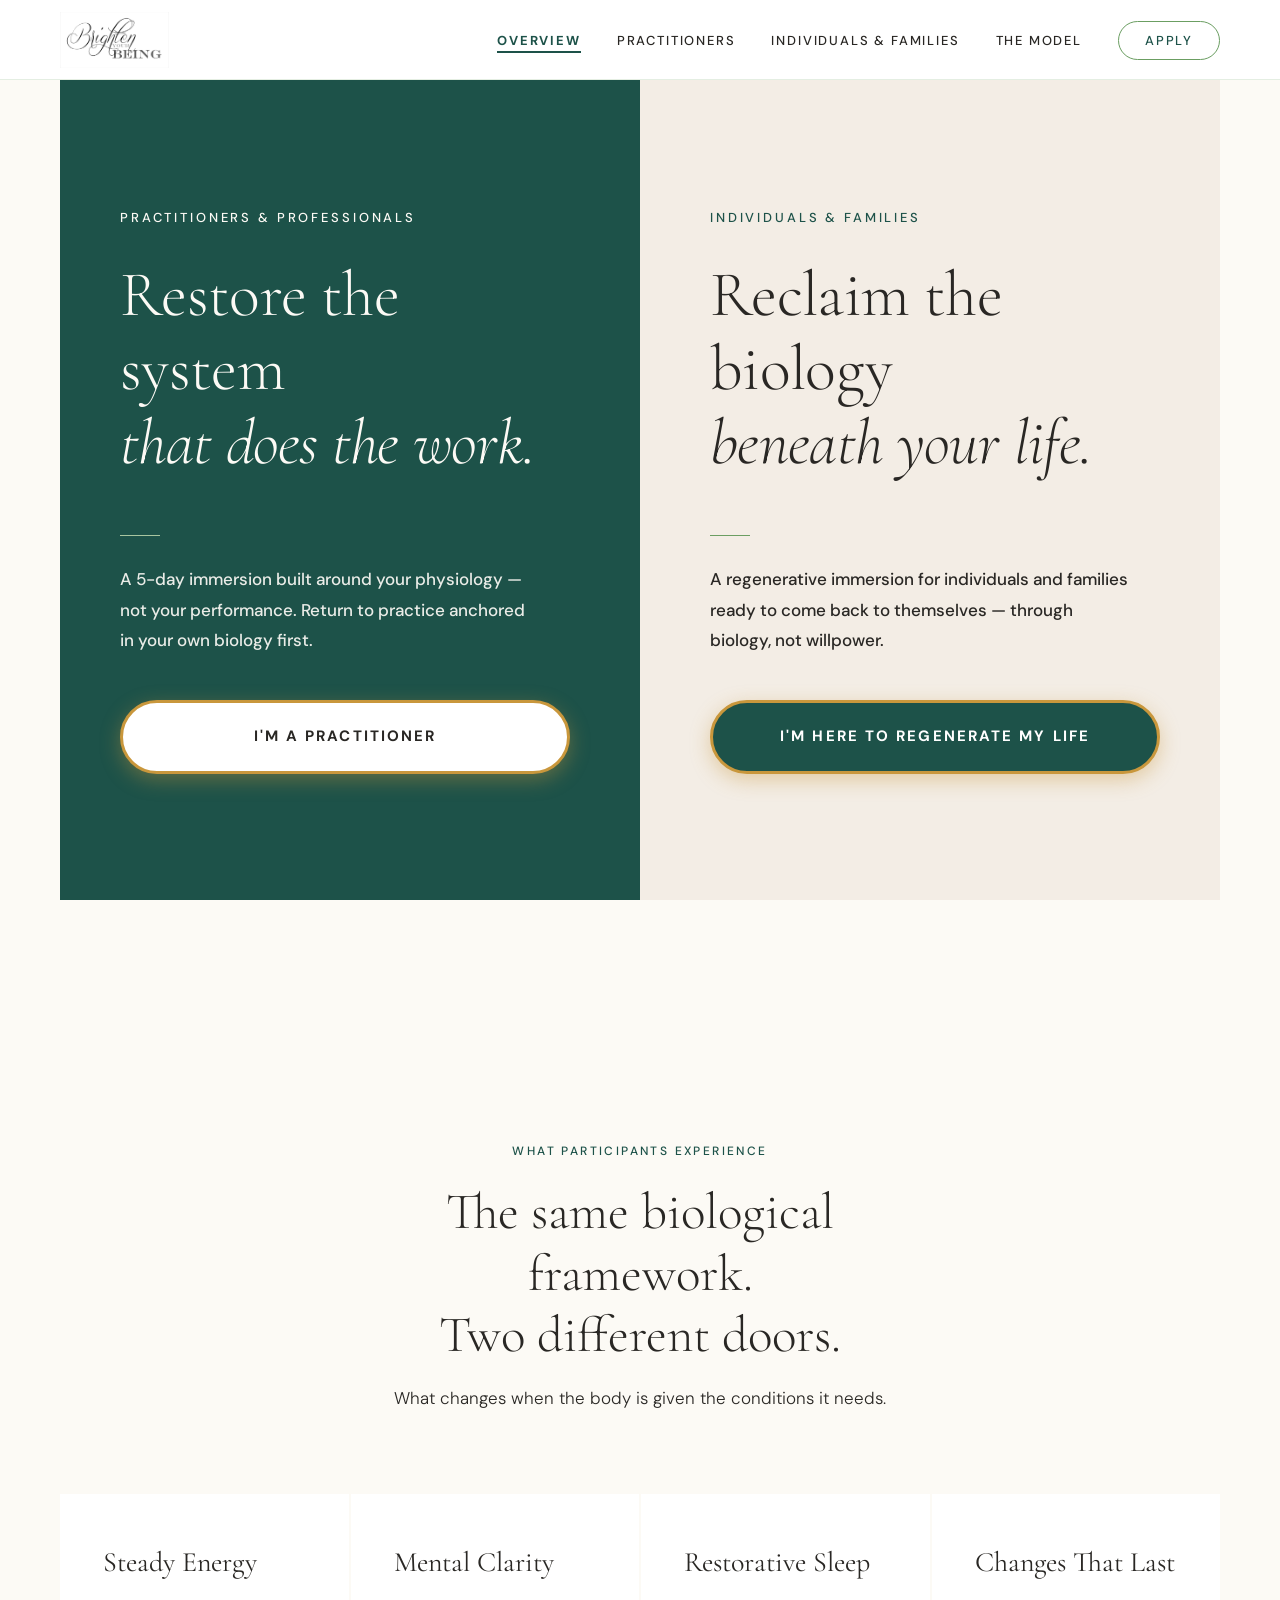
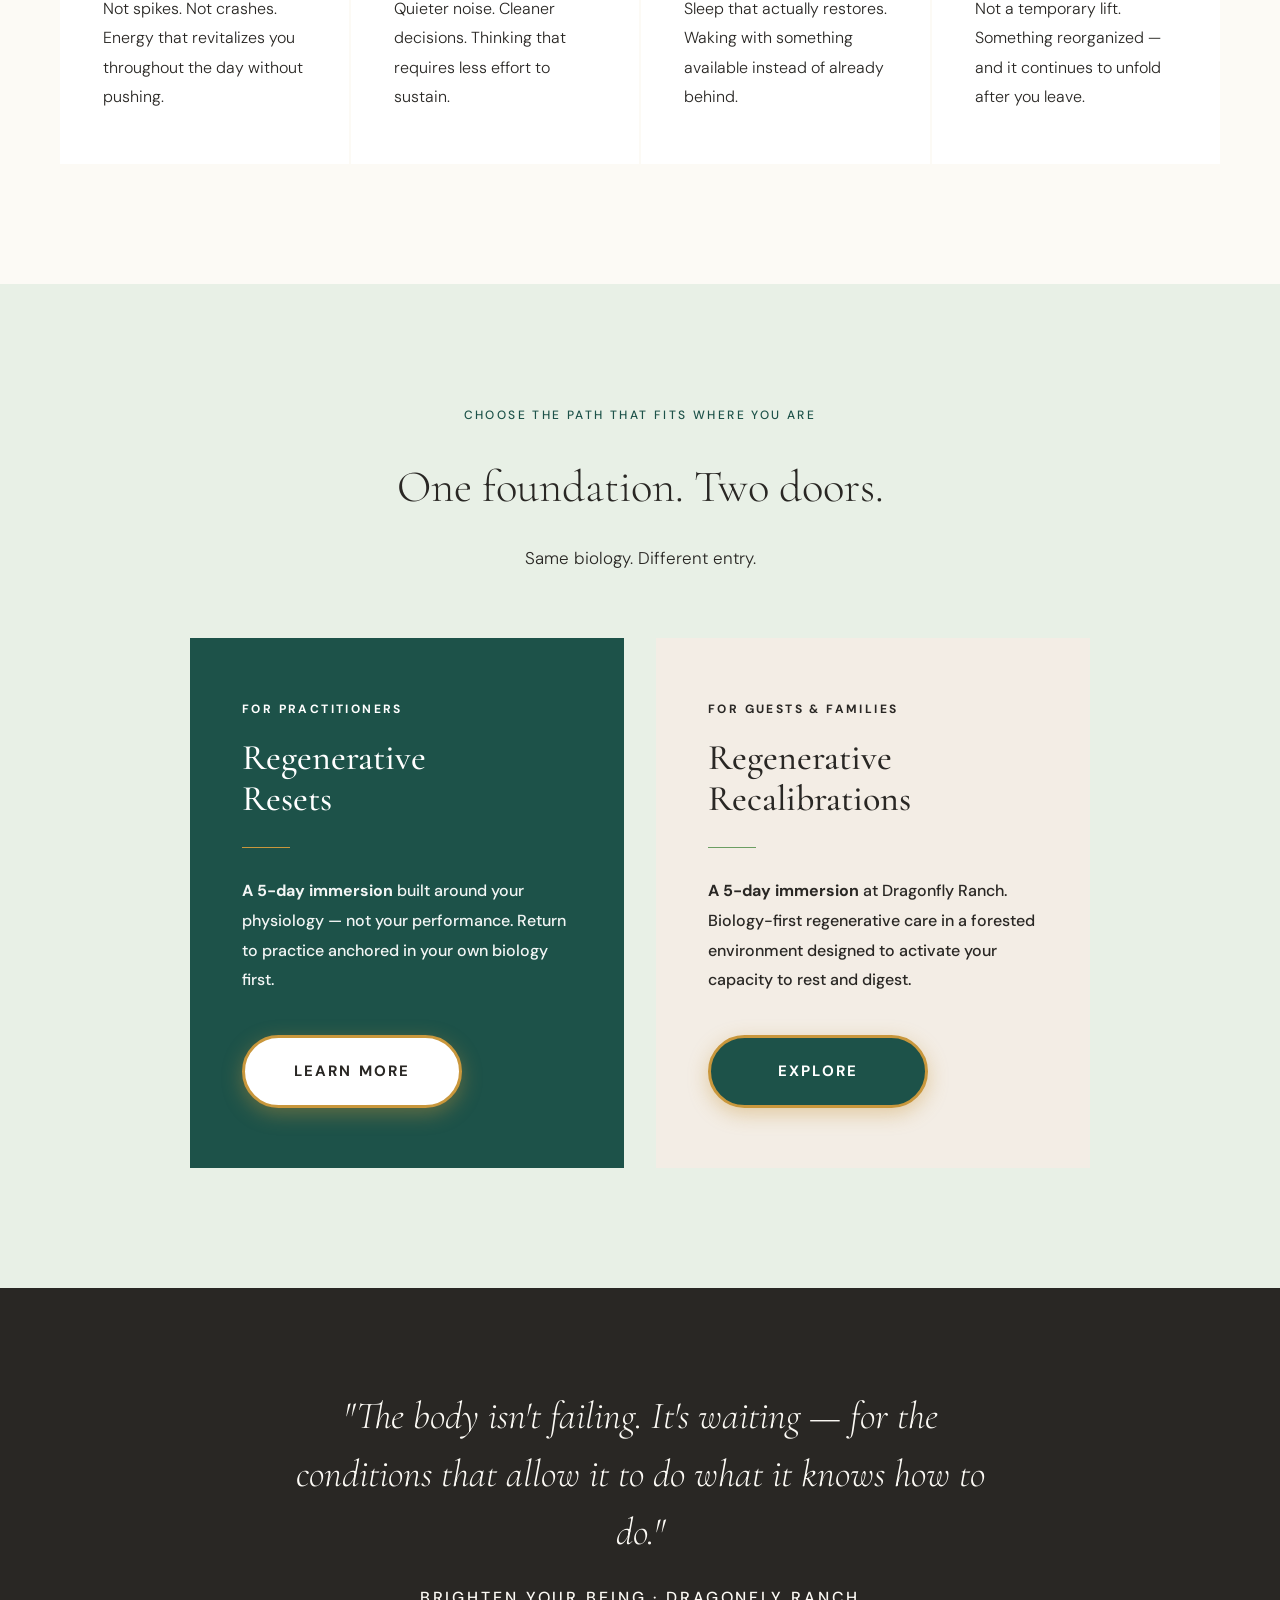
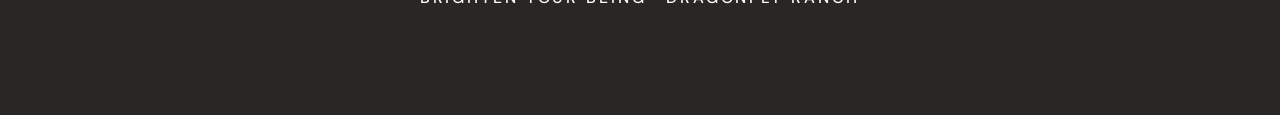
<file: index.html>
<!DOCTYPE html>
<html lang="en">
<head>
<meta charset="UTF-8">
<meta name="viewport" content="width=device-width, initial-scale=1.0">
<title>Brighten Your Being</title>
<link rel="stylesheet" href="css/brighten-index.css">
</head>
<body>

<nav>
  <a href="index.html">
    <img src="assets/Brighten_Your_Being_Logo.png" alt="Brighten Your Being" class="nav-logo-img">
  </a>
  <ul class="nav-links">
    <li><span class="nav-current">Overview</span></li>
    <li><a href="html/brighten_practitioners.html">Practitioners</a></li>
    <li><a href="html/brighten_guests.html">Individuals &amp; Families</a></li>
    <li><a href="html/brighten-system.html">The Model</a></li>
    <li><a href="#apply" class="nav-cta">Apply</a></li>
  </ul>
</nav>

<!-- HERO: TWO DOORS -->
<section class="hero">
  <div class="hero-side reveal">
    <span class="hero-tag hero-tag-light">Practitioners &amp; Professionals</span>
    <h1 class="hero-heading hero-heading-light">Restore the system<br><em>that does the work.</em></h1>
    <div class="hero-divider hero-divider-light"></div>
    <p class="hero-sub hero-sub-light">A 5-day immersion built around your physiology — not your performance. Return to practice anchored in your own biology first.</p>
    <a href="html/brighten_practitioners.html" class="btn btn-white">I'm a Practitioner</a>
  </div>
  <div class="hero-side hero-side-right reveal" style="transition-delay:0.15s">
    <span class="hero-tag">Individuals &amp; Families</span>
    <h1 class="hero-heading">Reclaim the biology<br><em>beneath your life.</em></h1>
    <div class="hero-divider"></div>
    <p class="hero-sub">A regenerative immersion for individuals and families ready to come back to themselves — through biology, not willpower.</p>
    <a href="html/brighten_guests.html" class="btn btn-green-bold">I'm Here to Regenerate My Life</a>
  </div>
</section>

<!-- OUTCOMES -->
<section class="outcomes">
  <div class="outcomes-header reveal">
    <span class="eyebrow">What Participants Experience</span>
    <h2>The same biological framework.<br>Two different doors.</h2>
    <p>What changes when the body is given the conditions it needs.</p>
  </div>
  <div class="outcomes-grid">
    <div class="outcome-card reveal">
      <h3>Steady Energy</h3>
      <p>Not spikes. Not crashes. Energy that revitalizes you throughout the day without pushing.</p>
    </div>
    <div class="outcome-card reveal" style="transition-delay:0.1s">
      <h3>Mental Clarity</h3>
      <p>Quieter noise. Cleaner decisions. Thinking that requires less effort to sustain.</p>
    </div>
    <div class="outcome-card reveal" style="transition-delay:0.2s">
      <h3>Restorative Sleep</h3>
      <p>Sleep that actually restores. Waking with something available instead of already behind.</p>
    </div>
    <div class="outcome-card reveal" style="transition-delay:0.3s">
      <h3>Changes That Last</h3>
      <p>Not a temporary lift. Something reorganized — and it continues to unfold after you leave.</p>
    </div>
  </div>
</section>

<!-- PATHS -->
<section class="paths" id="apply">
  <span class="eyebrow reveal">Choose the path that fits where you are</span>
  <h2 class="reveal">One foundation. Two doors.</h2>
  <p class="paths-sub reveal">Same biology. Different entry.</p>
  <div class="paths-grid">
    <div class="path-card path-card-dark reveal">
      <span class="eyebrow" style="color:var(--white);margin-bottom:16px;font-weight:700">For Practitioners</span>
      <h3 class="path-title path-title-light" style="font-weight:500;color:var(--white)">Regenerative<br>Resets</h3>
      <div class="rule" style="background:var(--gold)"></div>
      <p class="path-desc path-desc-light" style="font-weight:500;color:rgba(255,255,255,0.95)"><strong>A 5-day immersion</strong> built around your physiology — not your performance. Return to practice anchored in your own biology first.</p>
      <a href="html/brighten_practitioners.html" class="btn btn-white">Learn More</a>
    </div>
    <div class="path-card path-card-tan reveal" style="transition-delay:0.15s">
      <span class="eyebrow" style="margin-bottom:16px;color:var(--charcoal);font-weight:700">For Guests &amp; Families</span>
      <h3 class="path-title" style="font-weight:500;color:var(--charcoal)">Regenerative<br>Recalibrations</h3>
      <div class="rule"></div>
      <p class="path-desc" style="font-weight:500;color:var(--charcoal)"><strong>A 5-day immersion</strong> at Dragonfly Ranch. Biology-first regenerative care in a forested environment designed to activate your capacity to rest and digest.</p>
      <a href="html/brighten_guests.html" class="btn btn-green-bold">Explore</a>
    </div>
  </div>
</section>

<!-- CLOSING -->
<div class="closing reveal">
  <blockquote>"The body isn't failing. It's waiting — for the conditions that allow it to do what it knows how to do."</blockquote>
  <cite>Brighten Your Being · Dragonfly Ranch</cite>
</div>

<script>
const io = new IntersectionObserver(entries => {
  entries.forEach(e => { if (e.isIntersecting) { e.target.classList.add('visible'); io.unobserve(e.target); } });
}, { threshold: 0.1 });
document.querySelectorAll('.reveal').forEach(el => io.observe(el));
</script>
</body>
</html>
</file>
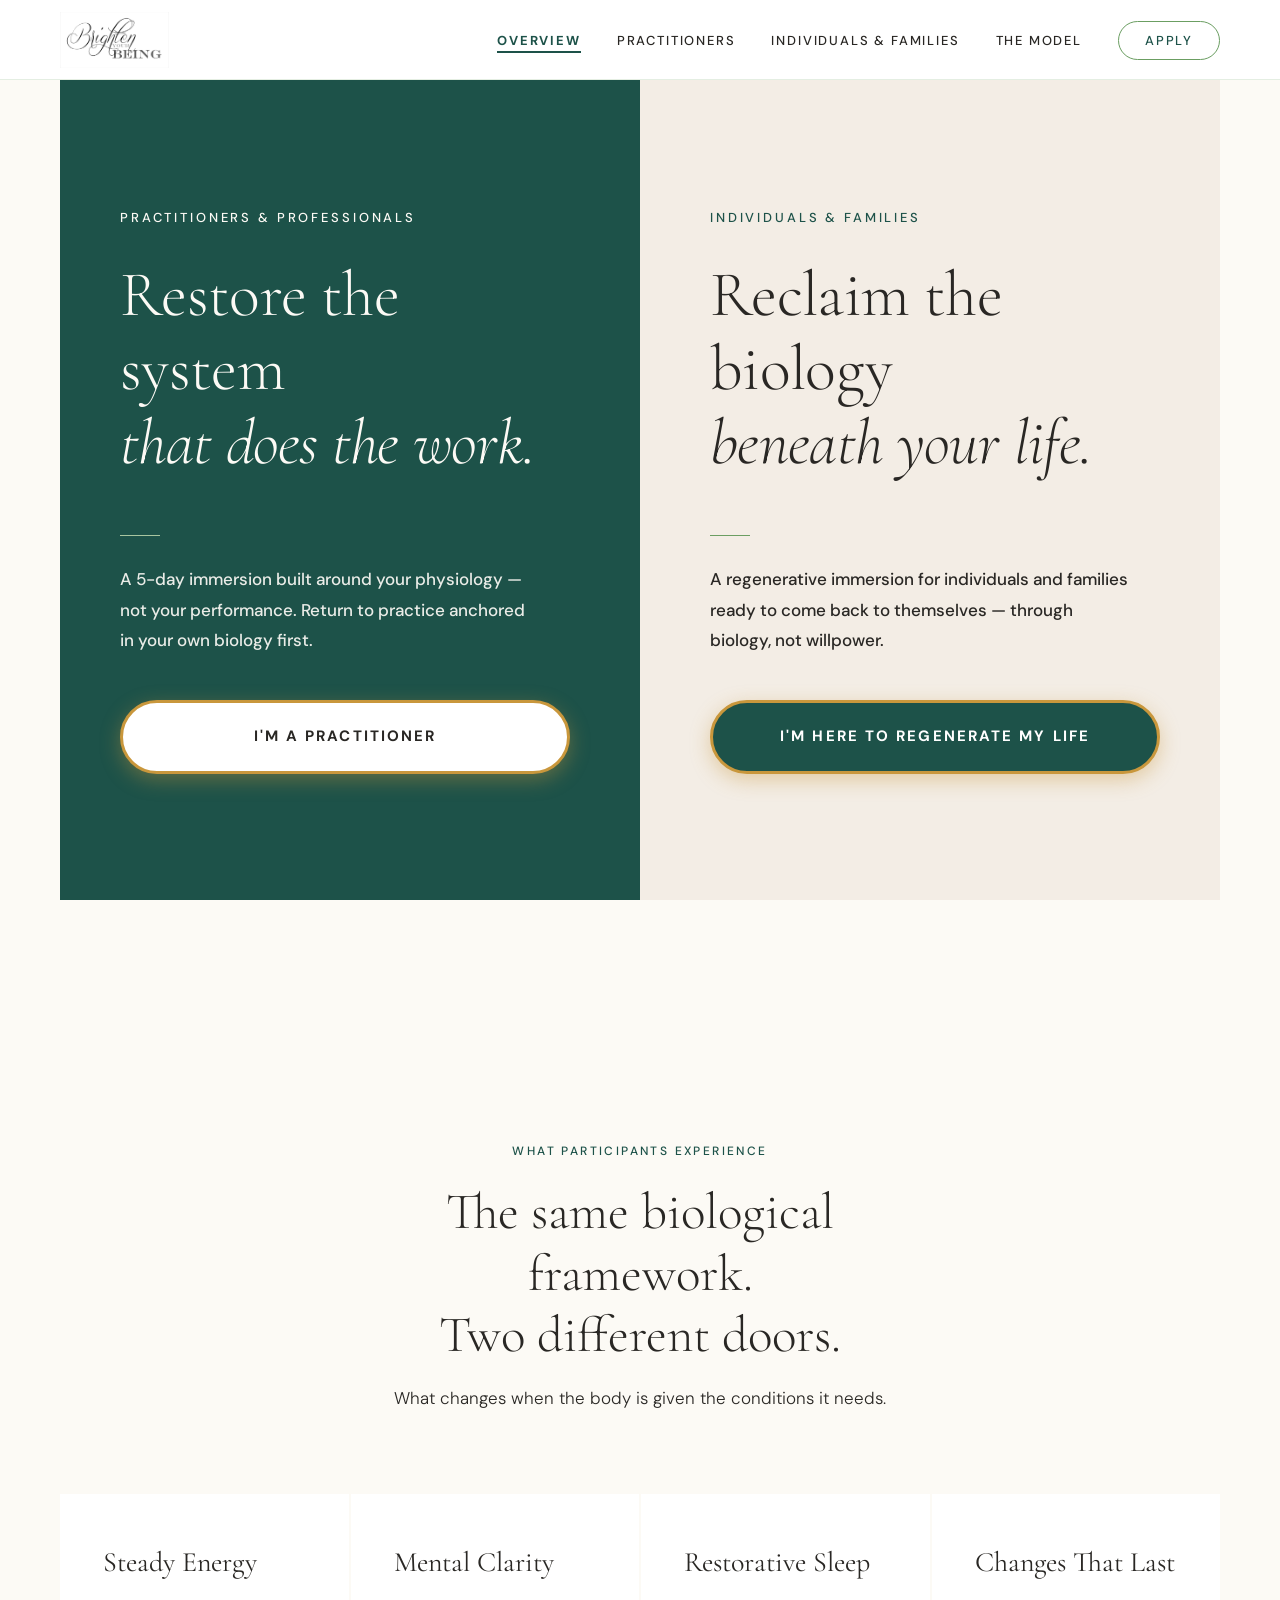
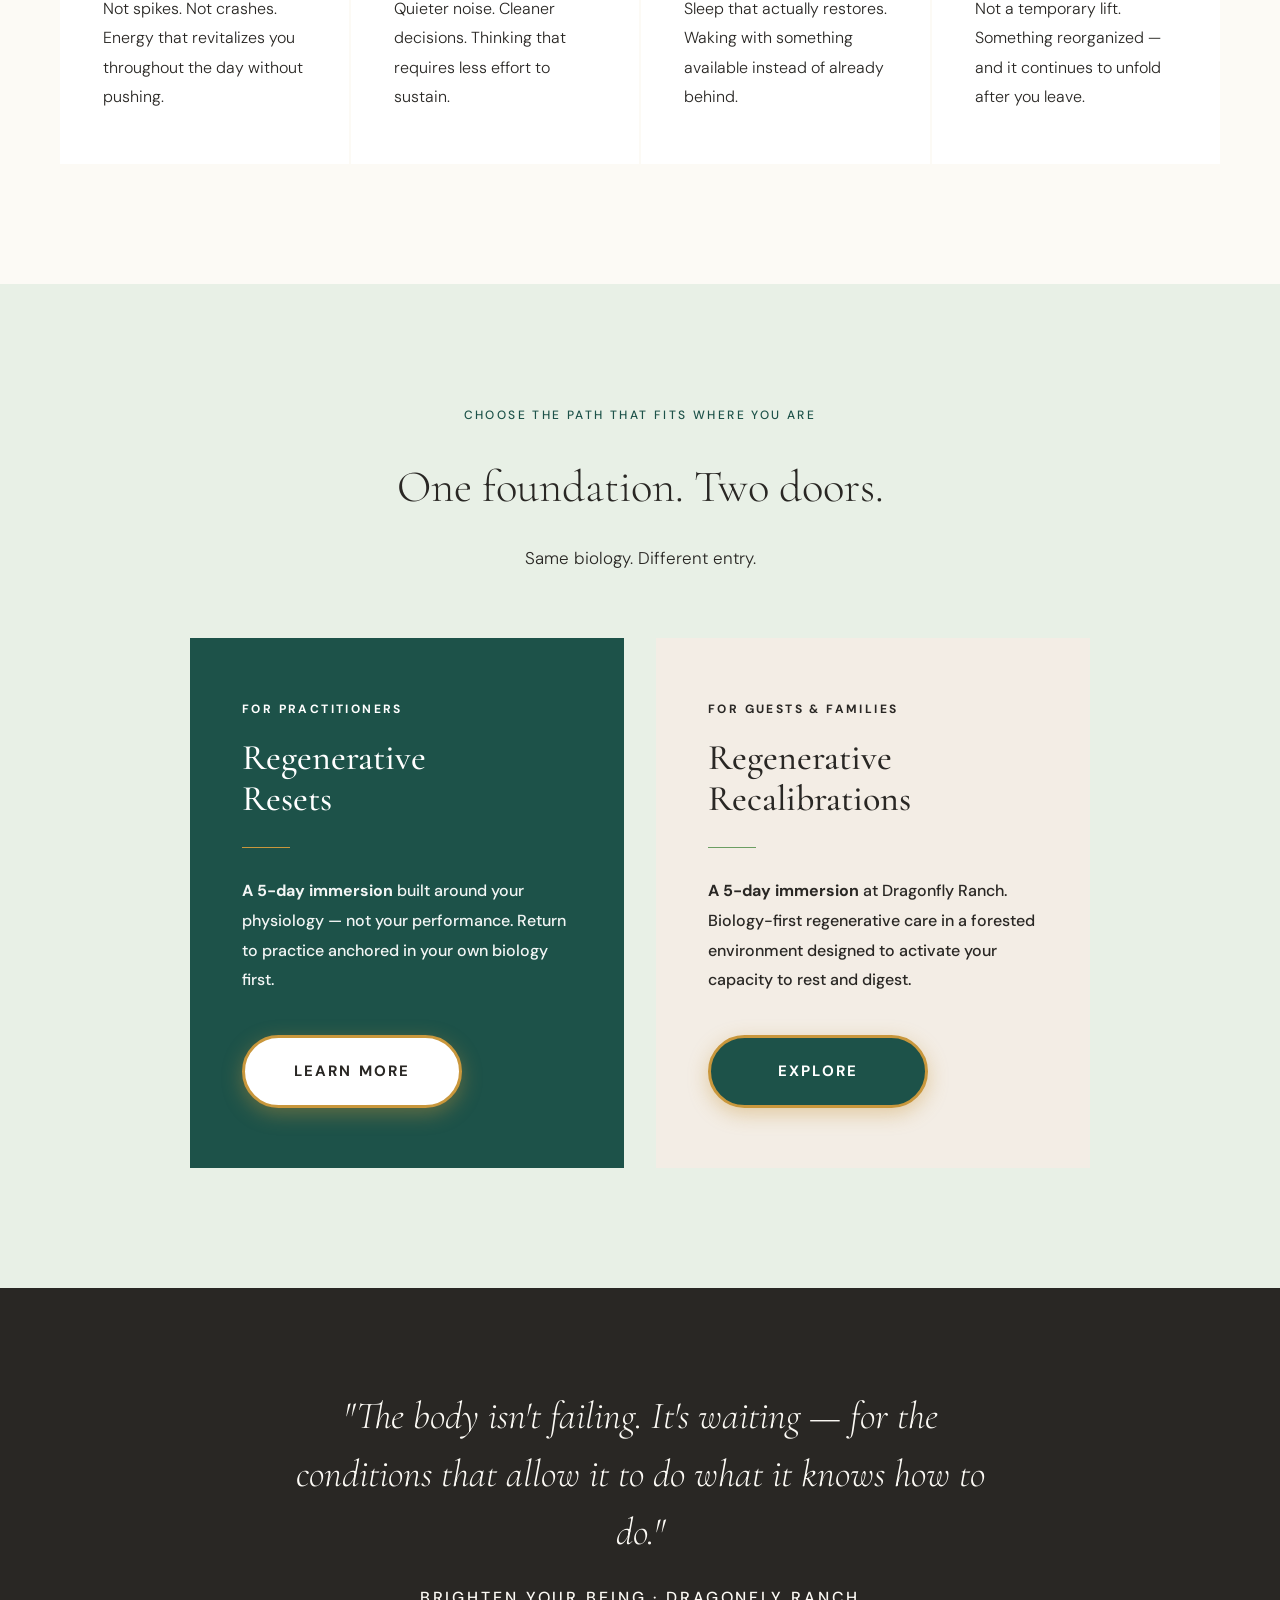
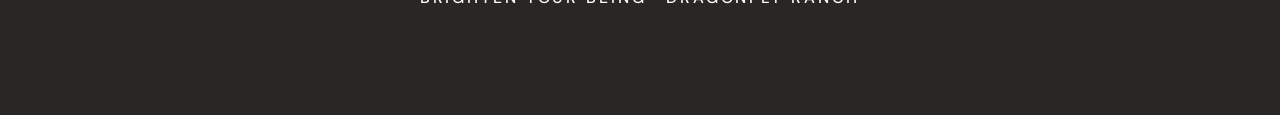
<file: html/index.html>
<!DOCTYPE html>
<html lang="en">
<head>
<meta charset="UTF-8">
<meta name="viewport" content="width=device-width, initial-scale=1.0">
<title>Brighten Your Being</title>
<link rel="stylesheet" href="../css/brighten-index.css">
</head>
<body>

<nav>
  <a href="index.html">
    <img src="../assets/Brighten_Your_Being_Logo.png" alt="Brighten Your Being" class="nav-logo-img">
  </a>
  <ul class="nav-links">
    <li><span class="nav-current">Overview</span></li>
    <li><a href="brighten_practitioners.html">Practitioners</a></li>
    <li><a href="brighten_guests.html">Individuals &amp; Families</a></li>
    <li><a href="brighten-system.html">The Model</a></li>
    <li><a href="#apply" class="nav-cta">Apply</a></li>
  </ul>
</nav>

<!-- HERO: TWO DOORS -->
<section class="hero">
  <div class="hero-side reveal">
    <span class="hero-tag hero-tag-light">Practitioners &amp; Professionals</span>
    <h1 class="hero-heading hero-heading-light">Restore the system<br><em>that does the work.</em></h1>
    <div class="hero-divider hero-divider-light"></div>
    <p class="hero-sub hero-sub-light">A 5-day immersion built around your physiology — not your performance. Return to practice anchored in your own biology first.</p>
    <a href="brighten_practitioners.html" class="btn btn-white">I'm a Practitioner</a>
  </div>
  <div class="hero-side hero-side-right reveal" style="transition-delay:0.15s">
    <span class="hero-tag">Individuals &amp; Families</span>
    <h1 class="hero-heading">Reclaim the biology<br><em>beneath your life.</em></h1>
    <div class="hero-divider"></div>
    <p class="hero-sub">A regenerative immersion for individuals and families ready to come back to themselves — through biology, not willpower.</p>
    <a href="brighten_guests.html" class="btn btn-green-bold">I'm Here to Regenerate My Life</a>
  </div>
</section>

<!-- OUTCOMES -->
<section class="outcomes">
  <div class="outcomes-header reveal">
    <span class="eyebrow">What Participants Experience</span>
    <h2>The same biological framework.<br>Two different doors.</h2>
    <p>What changes when the body is given the conditions it needs.</p>
  </div>
  <div class="outcomes-grid">
    <div class="outcome-card reveal">
      <h3>Steady Energy</h3>
      <p>Not spikes. Not crashes. Energy that revitalizes you throughout the day without pushing.</p>
    </div>
    <div class="outcome-card reveal" style="transition-delay:0.1s">
      <h3>Mental Clarity</h3>
      <p>Quieter noise. Cleaner decisions. Thinking that requires less effort to sustain.</p>
    </div>
    <div class="outcome-card reveal" style="transition-delay:0.2s">
      <h3>Restorative Sleep</h3>
      <p>Sleep that actually restores. Waking with something available instead of already behind.</p>
    </div>
    <div class="outcome-card reveal" style="transition-delay:0.3s">
      <h3>Changes That Last</h3>
      <p>Not a temporary lift. Something reorganized — and it continues to unfold after you leave.</p>
    </div>
  </div>
</section>

<!-- PATHS -->
<section class="paths" id="apply">
  <span class="eyebrow reveal">Choose the path that fits where you are</span>
  <h2 class="reveal">One foundation. Two doors.</h2>
  <p class="paths-sub reveal">Same biology. Different entry.</p>
  <div class="paths-grid">
    <div class="path-card path-card-dark reveal">
      <span class="eyebrow" style="color:var(--white);margin-bottom:16px;font-weight:700">For Practitioners</span>
      <h3 class="path-title path-title-light" style="font-weight:500;color:var(--white)">Regenerative<br>Resets</h3>
      <div class="rule" style="background:var(--gold)"></div>
      <p class="path-desc path-desc-light" style="font-weight:500;color:rgba(255,255,255,0.95)"><strong>A 5-day immersion</strong> built around your physiology — not your performance. Return to practice anchored in your own biology first.</p>
      <a href="brighten_practitioners.html" class="btn btn-white">Learn More</a>
    </div>
    <div class="path-card path-card-tan reveal" style="transition-delay:0.15s">
      <span class="eyebrow" style="margin-bottom:16px;color:var(--charcoal);font-weight:700">For Guests &amp; Families</span>
      <h3 class="path-title" style="font-weight:500;color:var(--charcoal)">Regenerative<br>Recalibrations</h3>
      <div class="rule"></div>
      <p class="path-desc" style="font-weight:500;color:var(--charcoal)"><strong>A 5-day immersion</strong> at Dragonfly Ranch. Biology-first regenerative care in a forested environment designed to activate your capacity to rest and digest.</p>
      <a href="brighten_guests.html" class="btn btn-green-bold">Explore</a>
    </div>
  </div>
</section>

<!-- CLOSING -->
<div class="closing reveal">
  <blockquote>"The body isn't failing. It's waiting — for the conditions that allow it to do what it knows how to do."</blockquote>
  <cite>Brighten Your Being · Dragonfly Ranch</cite>
</div>

<script>
const io = new IntersectionObserver(entries => {
  entries.forEach(e => { if (e.isIntersecting) { e.target.classList.add('visible'); io.unobserve(e.target); } });
}, { threshold: 0.1 });
document.querySelectorAll('.reveal').forEach(el => io.observe(el));
</script>
</body>
</html>
</file>
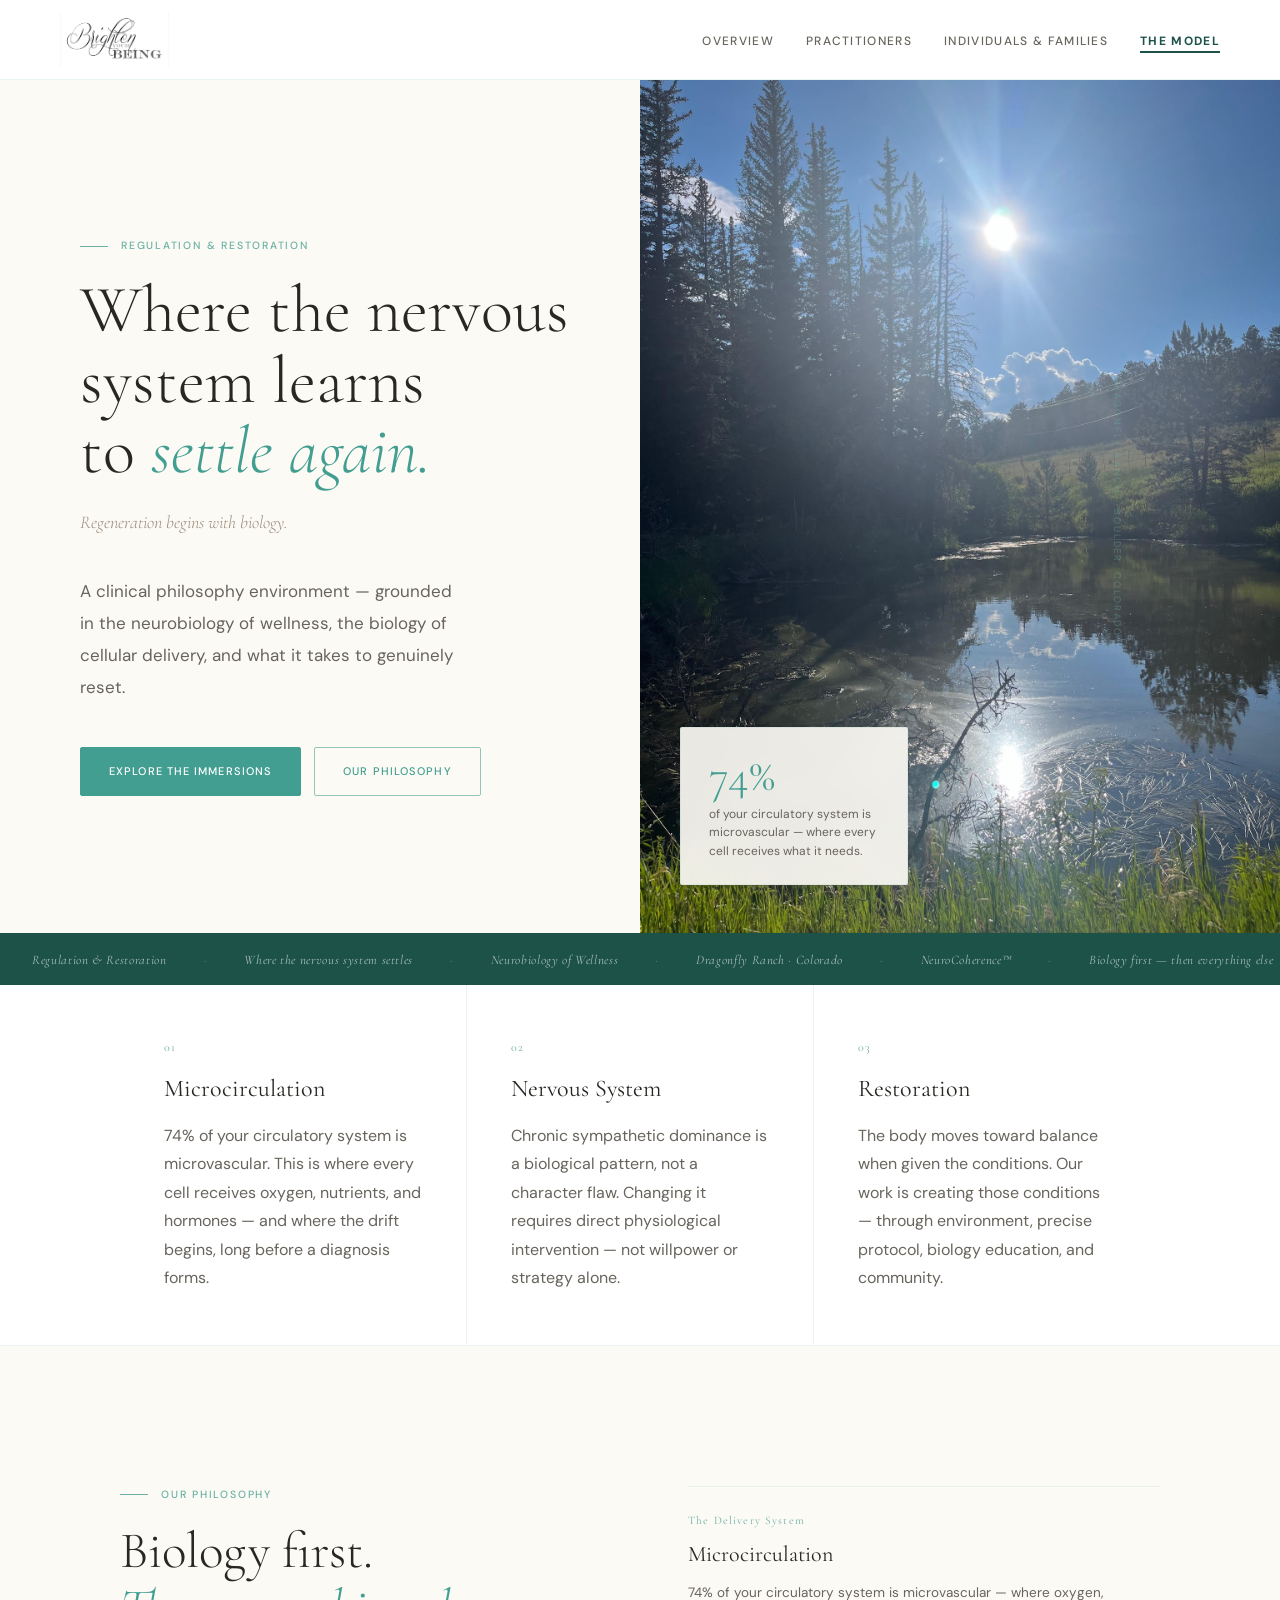
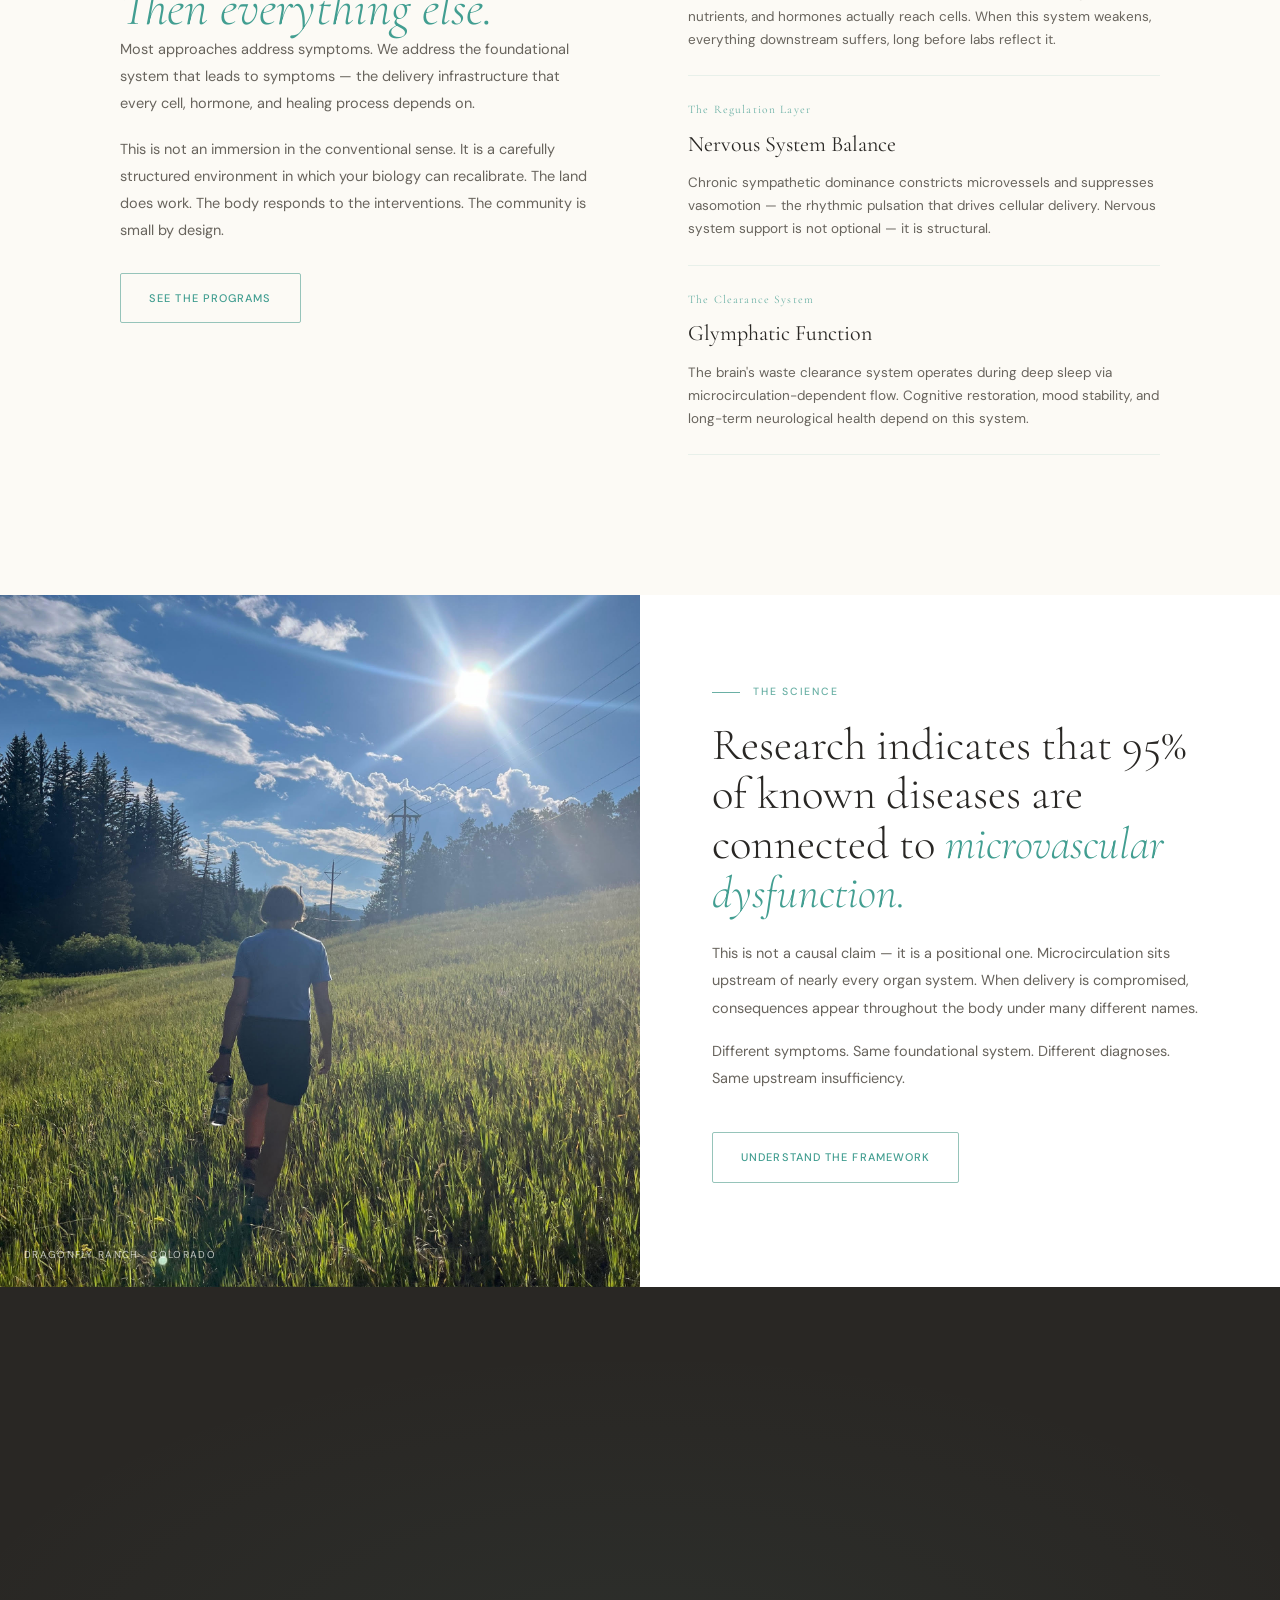
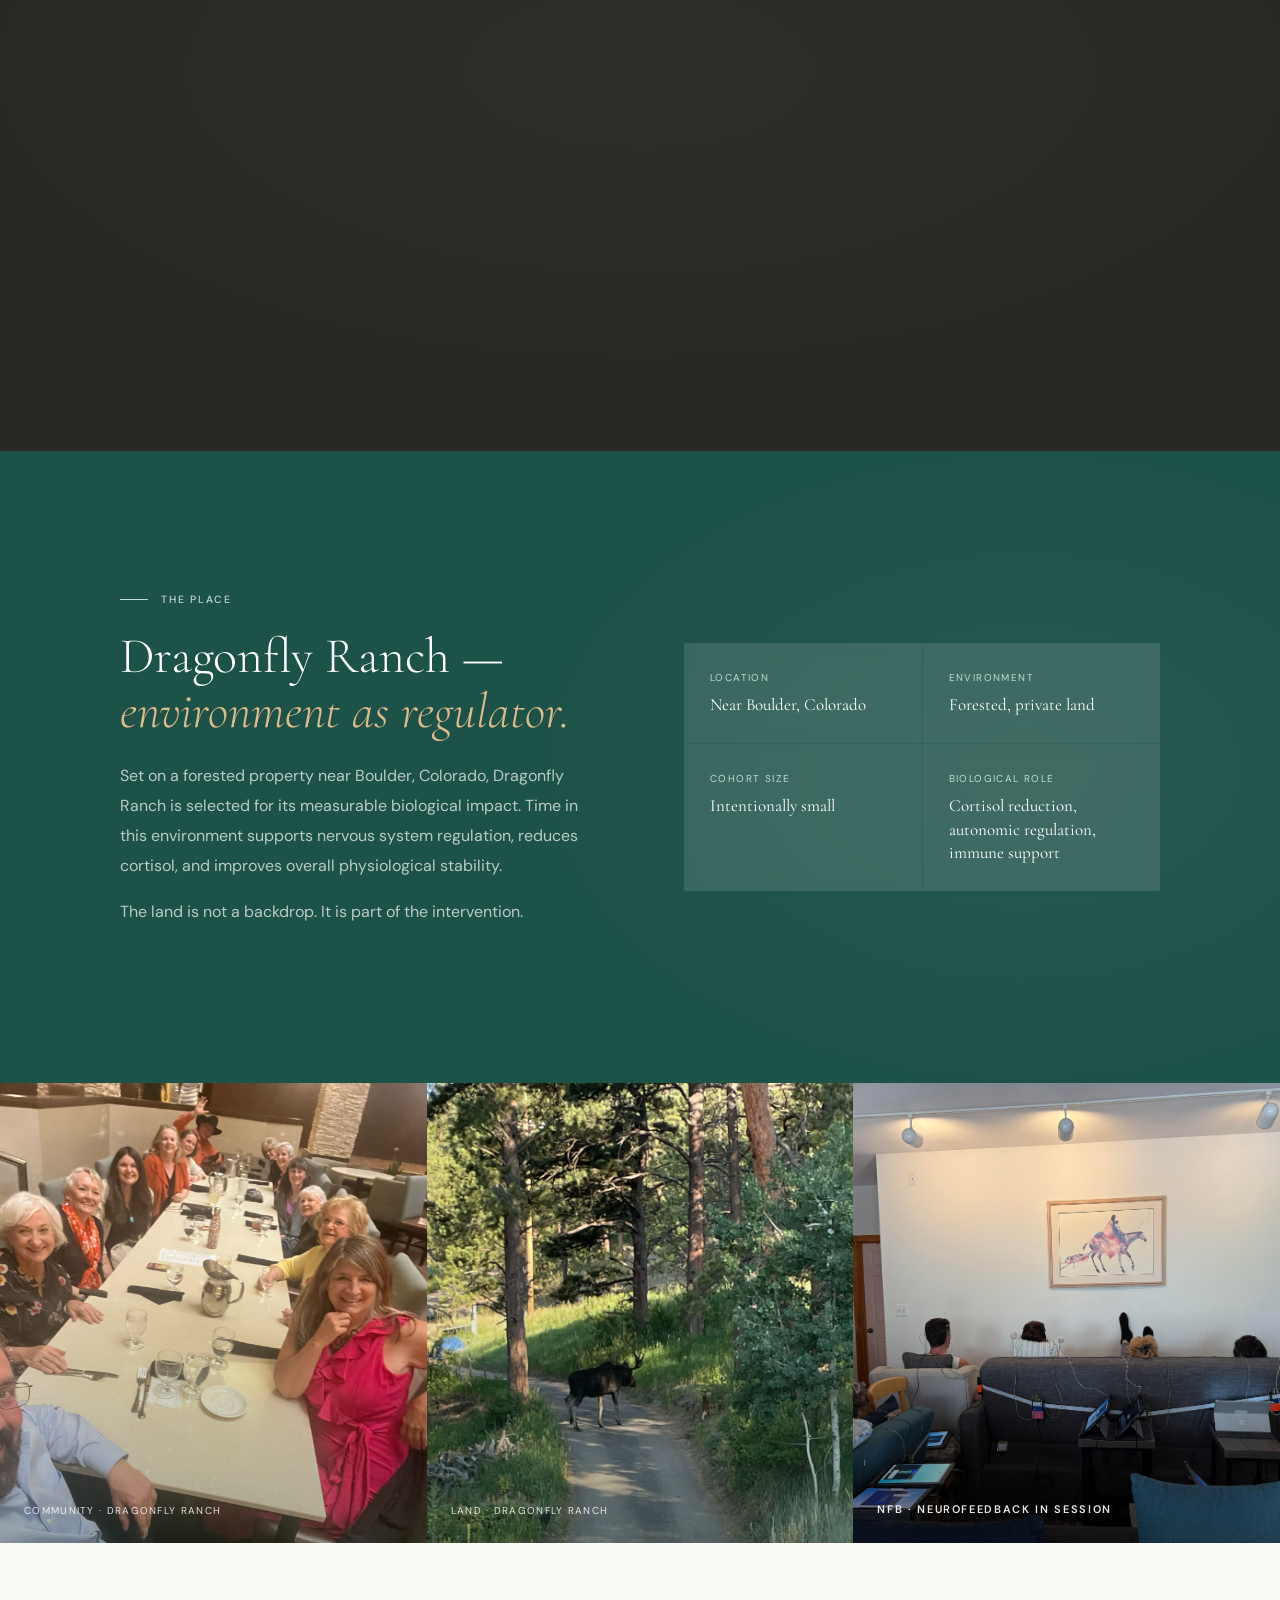
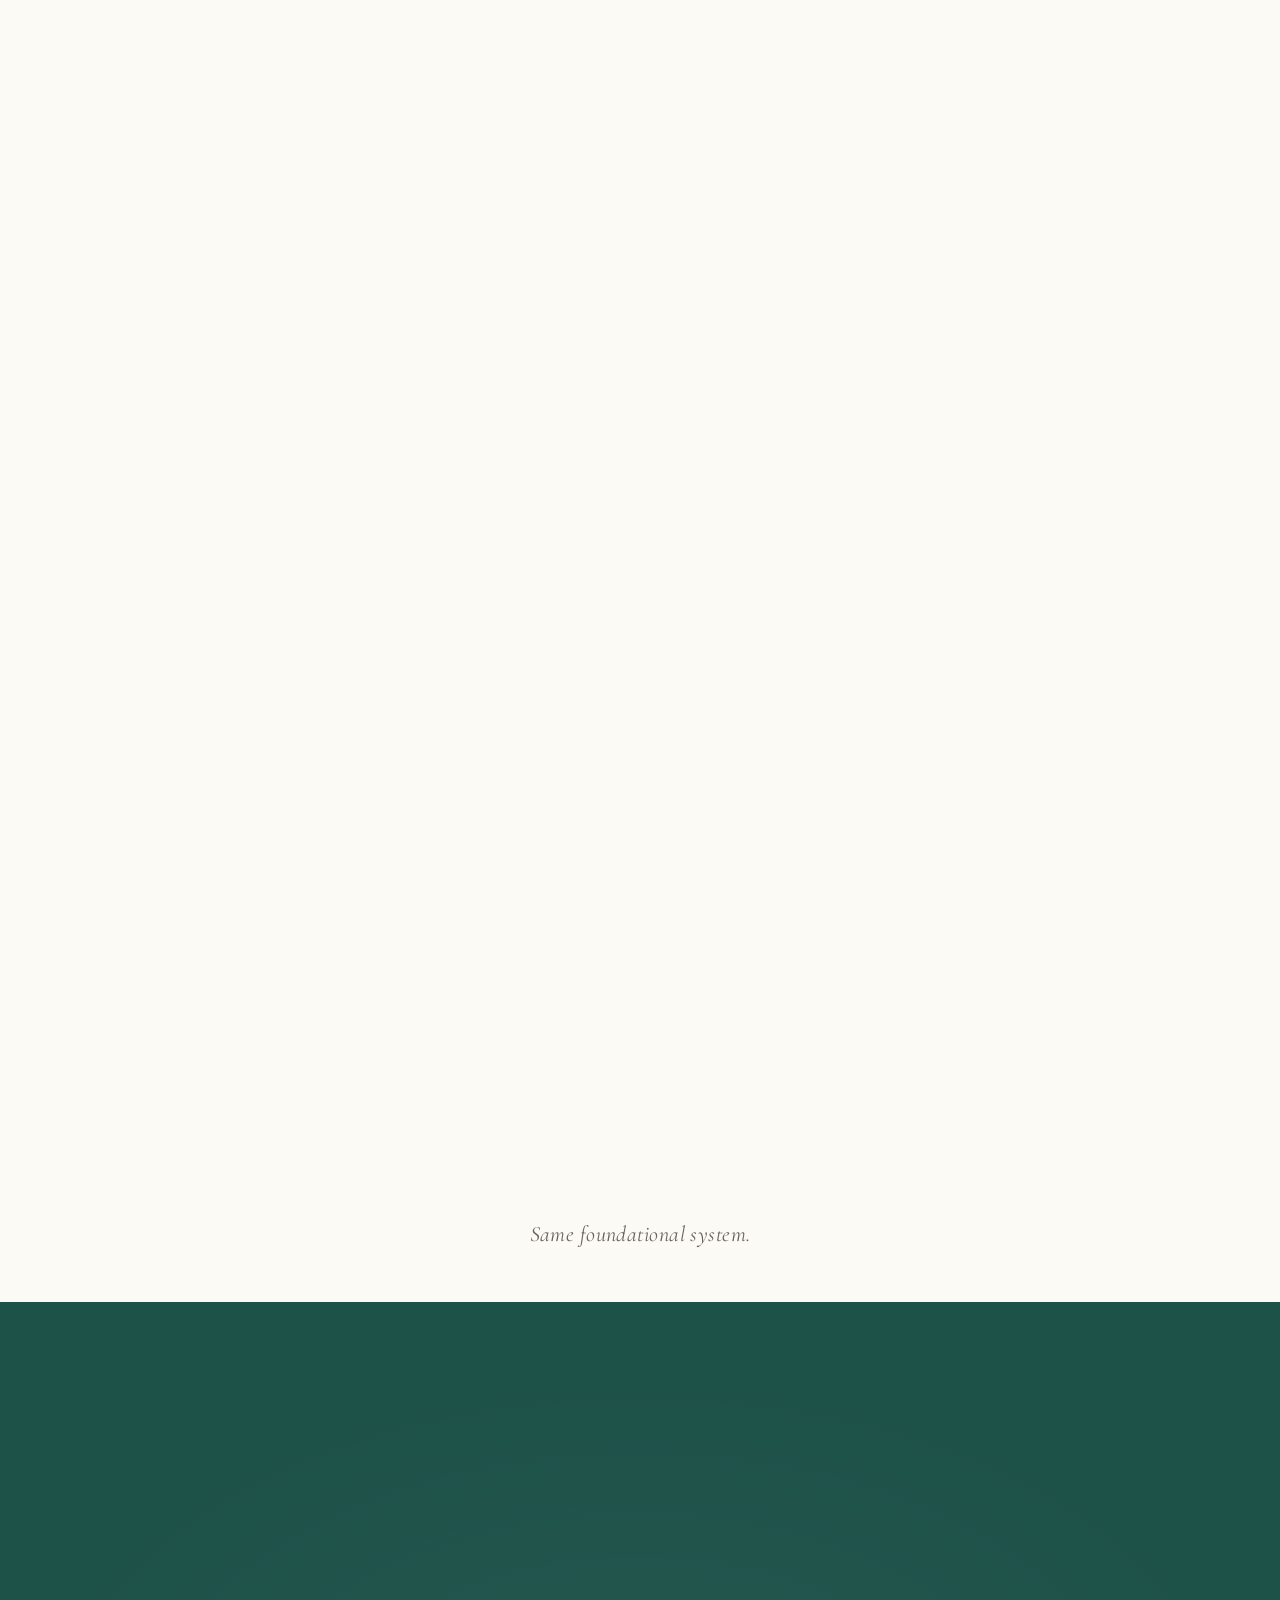
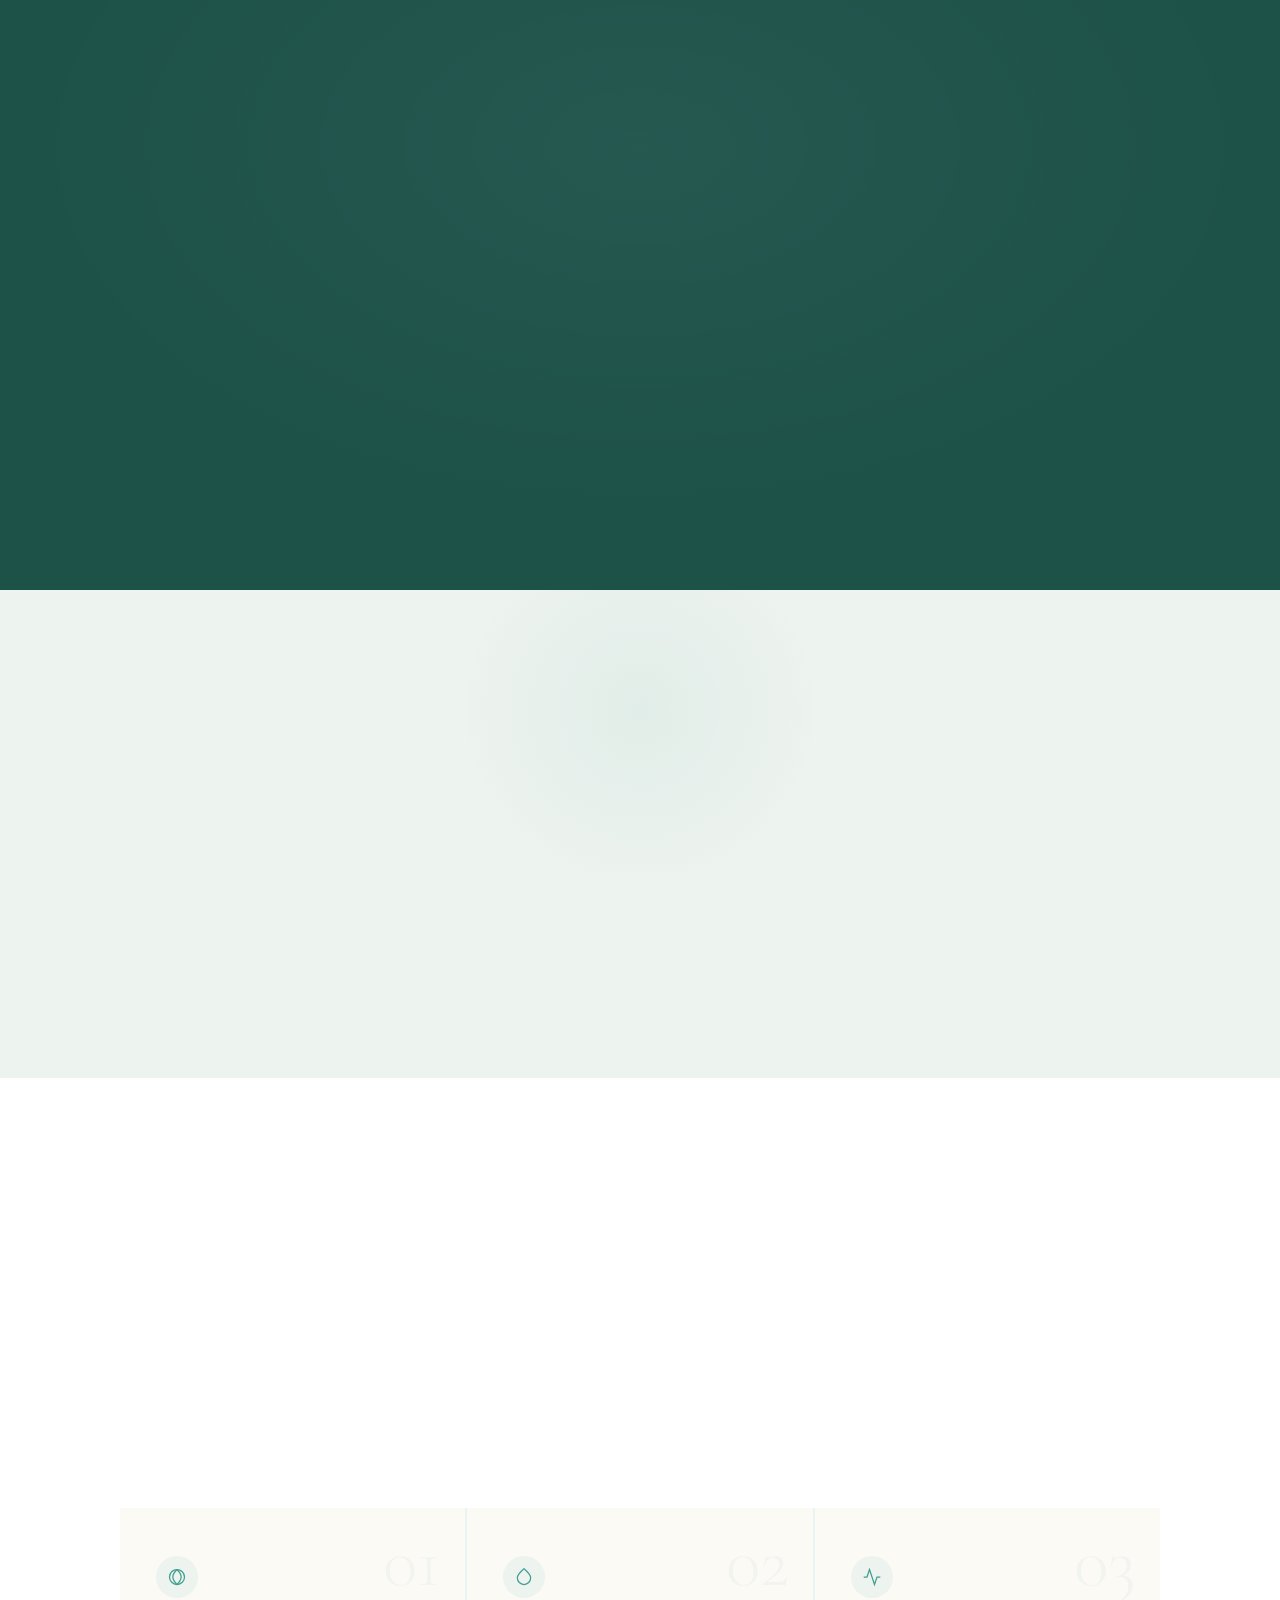
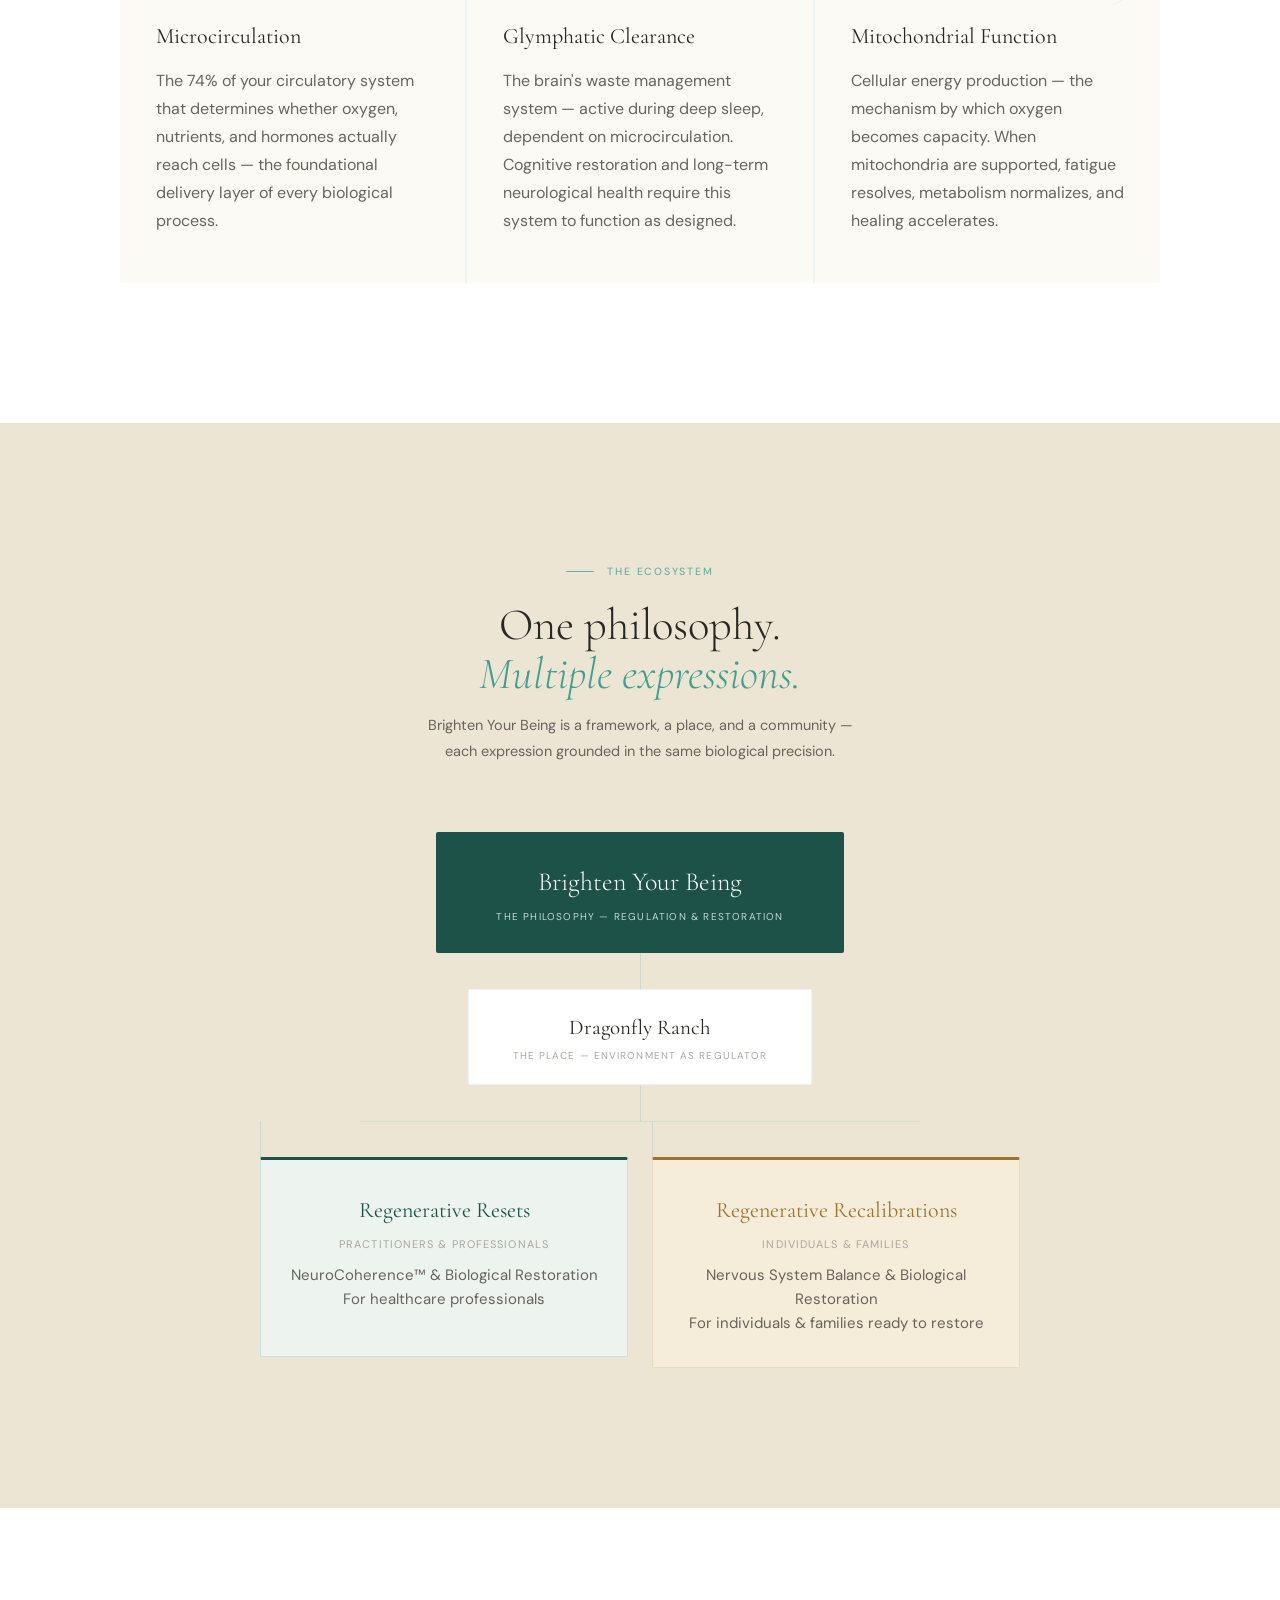
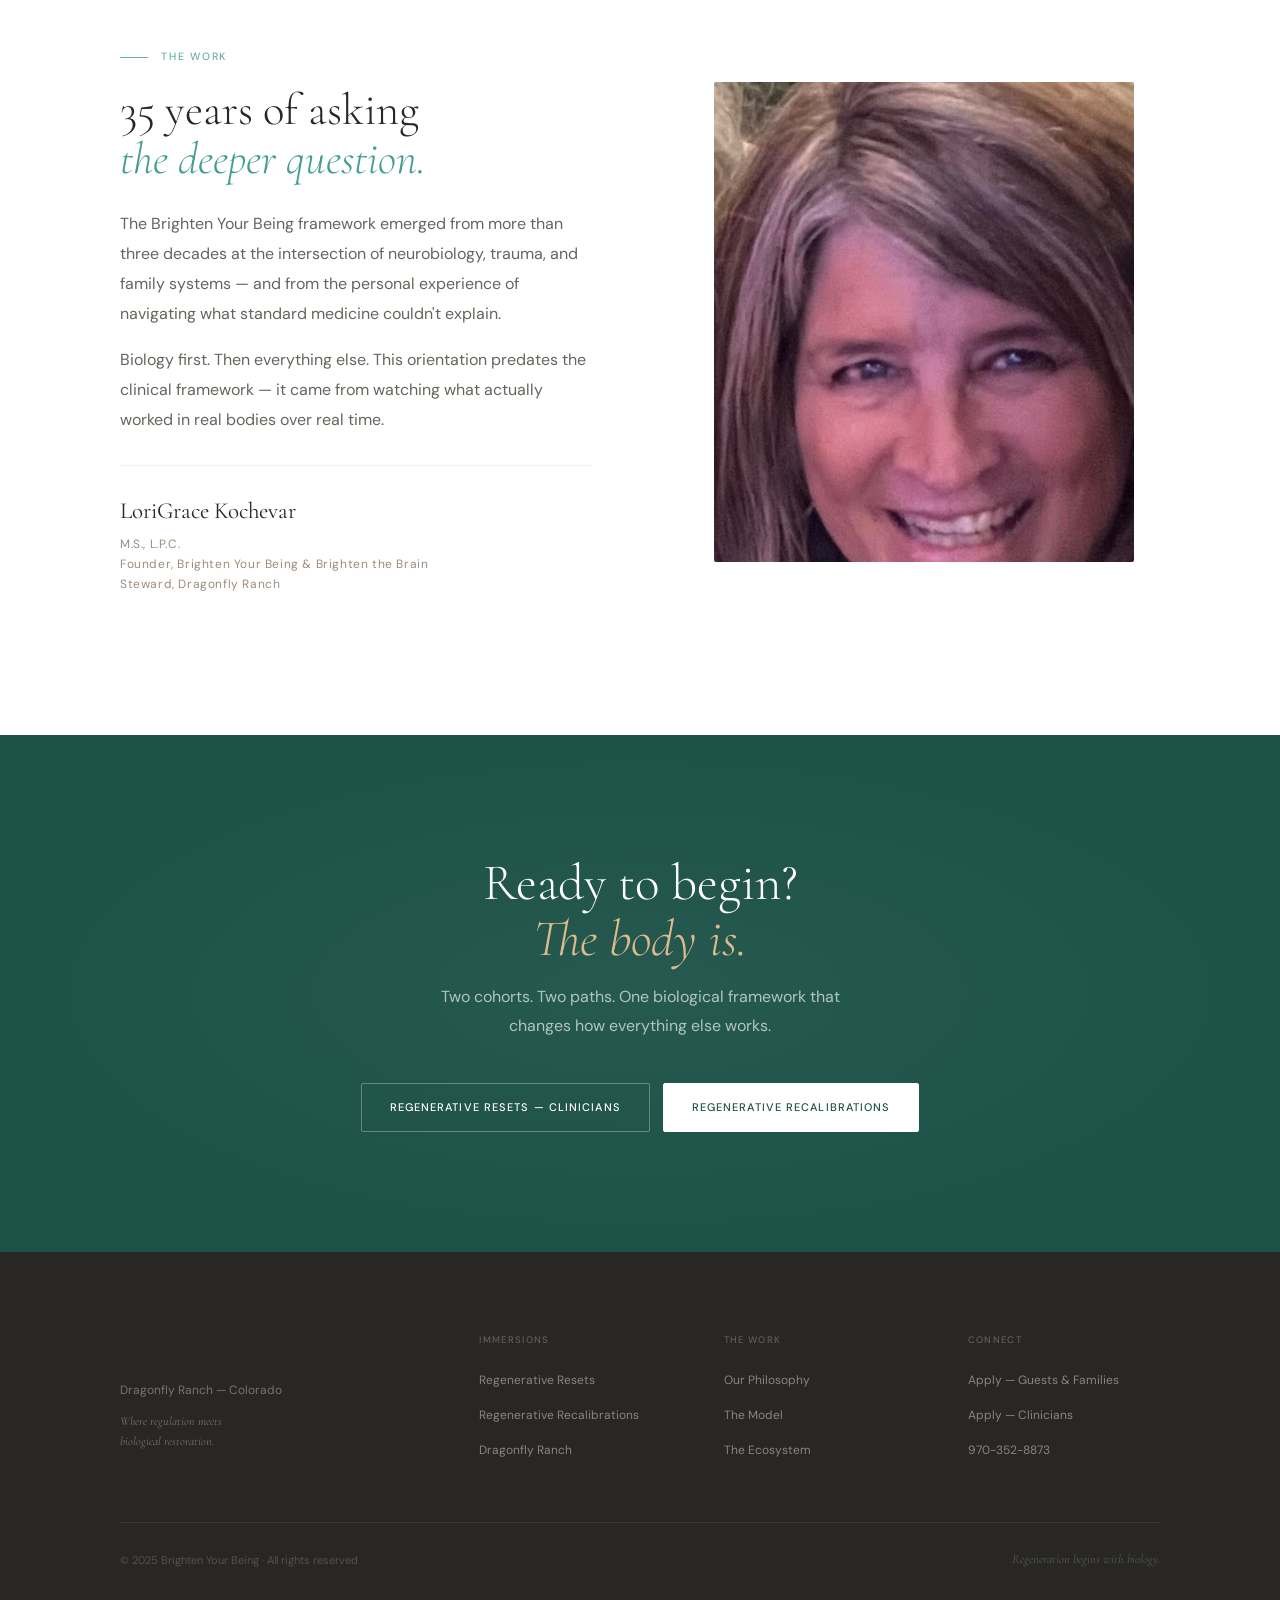
<file: brighten-system.html>
<!DOCTYPE html>
<html lang="en">
<head>
<meta charset="UTF-8">
<meta name="viewport" content="width=device-width, initial-scale=1.0">
<title>The Regenerative Model — Brighten Your Being</title>
<link rel="preconnect" href="https://fonts.googleapis.com">
<link href="https://fonts.googleapis.com/css2?family=Cormorant+Garamond:ital,wght@0,300;0,400;0,500;1,300;1,400;1,500&family=DM+Sans:wght@300;400;500&display=swap" rel="stylesheet">
<link rel="stylesheet" href="brighten-system.css">
</head>
<body>

<!-- NAV -->
<nav>
  <a href="index.html">
    <img src="Brighten_Your_Being_Logo.png" alt="Brighten Your Being" class="nav-logo-img">
  </a>
  <ul class="nav-links">
    <li><a href="index.html">Overview</a></li>
    <li><a href="brighten_practitioners.html">Practitioners</a></li>
    <li><a href="brighten_guests.html">Individuals &amp; Families</a></li>
    <li><span class="nav-current">The Model</span></li>
  </ul>
</nav>

<!-- HERO -->
<section class="hero">
  <div class="hero-left">
    <div class="eyebrow">Regulation &amp; Restoration</div>
    <h1>Where the nervous<br>system learns<br>to <em>settle again.</em></h1>
    <p class="hero-tag">Regeneration begins with biology.</p>
    <p class="hero-body">A clinical philosophy environment — grounded in the neurobiology of wellness, the biology of cellular delivery, and what it takes to genuinely reset.</p>
    <div class="hero-btns">
      <a href="#paths" class="btn-p">Explore the Immersions</a>
      <a href="#philosophy" class="btn-o">Our Philosophy</a>
    </div>
  </div>
  <div class="hero-right">
    <img src="Pond.jpg" alt="Pond at Dragonfly Ranch" style="width:100%;height:100%;object-fit:cover;display:block;">
    <div class="hero-vert">Dragonfly Ranch · Boulder, Colorado</div>
    <div class="hero-card">
      <div class="hc-n">74%</div>
      <div class="hc-l">of your circulatory system is microvascular — where every cell receives what it needs.</div>
    </div>
  </div>
</section>

<!-- MARQUEE -->
<div class="mq">
  <div class="mq-t">
    <span>Regulation &amp; Restoration</span><span class="d">·</span><span>Where the nervous system settles</span><span class="d">·</span><span>Neurobiology of Wellness</span><span class="d">·</span><span>Dragonfly Ranch · Colorado</span><span class="d">·</span><span>NeuroCoherence™</span><span class="d">·</span><span>Biology first — then everything else</span><span class="d">·</span><span>Regeneration begins with biology</span><span class="d">·</span><span>Regulation &amp; Restoration</span><span class="d">·</span><span>Where the nervous system settles</span><span class="d">·</span><span>Neurobiology of Wellness</span><span class="d">·</span><span>Dragonfly Ranch · Colorado</span><span class="d">·</span><span>NeuroCoherence™</span><span class="d">·</span><span>Biology first — then everything else</span><span class="d">·</span><span>Regeneration begins with biology</span><span class="d">·</span>
  </div>
</div>

<!-- INTRO 3-COL -->
<section class="intro">
  <div class="wrap">
    <div class="intro-grid fade">
      <div class="intro-cell">
        <div class="ic-n">01</div>
        <h3>Microcirculation</h3>
        <p>74% of your circulatory system is microvascular. This is where every cell receives oxygen, nutrients, and hormones — and where the drift begins, long before a diagnosis forms.</p>
      </div>
      <div class="intro-cell">
        <div class="ic-n">02</div>
        <h3>Nervous System</h3>
        <p>Chronic sympathetic dominance is a biological pattern, not a character flaw. Changing it requires direct physiological intervention — not willpower or strategy alone.</p>
      </div>
      <div class="intro-cell">
        <div class="ic-n">03</div>
        <h3>Restoration</h3>
        <p>The body moves toward balance when given the conditions. Our work is creating those conditions — through environment, precise protocol, biology education, and community.</p>
      </div>
    </div>
  </div>
</section>

<!-- PHILOSOPHY -->
<section class="phil" id="philosophy">
  <div class="wrap">
    <div class="phil-grid">
      <div class="phil-l fade">
        <div class="eyebrow">Our Philosophy</div>
        <h2 class="serif">Biology first.<br><em>Then everything else.</em></h2>
        <p>Most approaches address symptoms. We address the foundational system that leads to symptoms — the delivery infrastructure that every cell, hormone, and healing process depends on.</p>
        <p>This is not an immersion in the conventional sense. It is a carefully structured environment in which your biology can recalibrate. The land does work. The body responds to the interventions. The community is small by design.</p>
        <p style="margin-top:28px;"><a href="#paths" class="btn-o">See the Programs</a></p>
      </div>
      <div class="fade">
        <div class="pillar">
          <div class="p-n">The Delivery System</div>
          <h4>Microcirculation</h4>
          <p>74% of your circulatory system is microvascular — where oxygen, nutrients, and hormones actually reach cells. When this system weakens, everything downstream suffers, long before labs reflect it.</p>
        </div>
        <div class="pillar">
          <div class="p-n">The Regulation Layer</div>
          <h4>Nervous System Balance</h4>
          <p>Chronic sympathetic dominance constricts microvessels and suppresses vasomotion — the rhythmic pulsation that drives cellular delivery. Nervous system support is not optional — it is structural.</p>
        </div>
        <div class="pillar">
          <div class="p-n">The Clearance System</div>
          <h4>Glymphatic Function</h4>
          <p>The brain's waste clearance system operates during deep sleep via microcirculation-dependent flow. Cognitive restoration, mood stability, and long-term neurological health depend on this system.</p>
        </div>
      </div>
    </div>
  </div>
</section>

<!-- SPLIT — science left image, text right -->
<section>
  <div class="split fade">
    <div style="position:relative;overflow:hidden;">
      <img src="Walk.jpg" alt="Walking at Dragonfly Ranch" style="width:100%;height:100%;object-fit:cover;display:block;position:absolute;inset:0;">
      <span style="position:absolute;bottom:24px;left:24px;font-size:10px;letter-spacing:0.13em;text-transform:uppercase;color:rgba(255,255,255,0.7);">Dragonfly Ranch · Colorado</span>
    </div>
    <div class="split-content">
      <div class="eyebrow">The Science</div>
      <h2>Research indicates that 95% of known diseases are connected to <em>microvascular dysfunction.</em></h2>
      <p>This is not a causal claim — it is a positional one. Microcirculation sits upstream of nearly every organ system. When delivery is compromised, consequences appear throughout the body under many different names.</p>
      <p>Different symptoms. Same foundational system. Different diagnoses. Same upstream insufficiency.</p>
      <p style="margin-top:24px;"><a href="#philosophy" class="btn-o">Understand the Framework</a></p>
    </div>
  </div>
</section>

<!-- NEUROBIOLOGY OF WELLNESS BRAND SECTION -->
<section class="nbw-section" id="nbw">
  <div class="wrap">
    <div class="nbw-inner">
      <div class="nbw-logo-wrap fade">
       
      </div>
      <div class="nbw-text fade">
        <div class="eyebrow lt">The Practice</div>
        <h2>Neurofeedback &amp;<br><em>microcirculation optimization.</em></h2>
        <p>Two direct, evidence-based tools. Neurofeedback trains the brain toward more coherent, regulated states in real time — shifting the patterns that keep the nervous system stuck in chronic activation. Microcirculation optimization restores the delivery infrastructure that determines whether those shifts can hold.</p>
        <p>Neither is a workaround. Together they address the two systems — neural regulation and cellular delivery — that determine whether the body can genuinely recover. This is the clinical core of everything offered at Dragonfly Ranch.</p>
        <div class="nbw-pills">
          <span class="nbw-pill">Neurofeedback</span>
          <span class="nbw-pill">Microcirculation Optimization</span>
          <span class="nbw-pill">NeuroCoherence™</span>
          <span class="nbw-pill">Vasomotion</span>
          <span class="nbw-pill">Autonomic Regulation</span>
        </div>
      </div>
    </div>
  </div>
</section>

<!-- DRAGONFLY -->
<section class="dragon" id="dragonfly">
  <div class="wrap">
    <div class="dragon-grid">
      <div class="dragon-l fade">
        <div class="eyebrow lt">The Place</div>
        <h2>Dragonfly Ranch —<br><em>environment as regulator.</em></h2>
        <p>Set on a forested property near Boulder, Colorado, Dragonfly Ranch is selected for its measurable biological impact. Time in this environment supports nervous system regulation, reduces cortisol, and improves overall physiological stability.</p>
        <p>The land is not a backdrop. It is part of the intervention.</p>
      </div>
      <div class="fade">
        <div class="d-grid">
          <div class="d-cell"><div class="d-lbl">Location</div><div class="d-val">Near Boulder, Colorado</div></div>
          <div class="d-cell"><div class="d-lbl">Environment</div><div class="d-val">Forested, private land</div></div>
          <div class="d-cell"><div class="d-lbl">Cohort size</div><div class="d-val">Intentionally small</div></div>
          <div class="d-cell"><div class="d-lbl">Biological role</div><div class="d-val">Cortisol reduction, autonomic regulation, immune support</div></div>
        </div>
      </div>
    </div>
  </div>
</section>

<!-- PHOTO TRIO -->
<div class="trio">
  <div class="trio-c">
    <img src="dinner.png" alt="Brighten Your Being community dinner" style="position:absolute;inset:0;width:100%;height:100%;object-fit:cover;display:block;">
    <div style="position:absolute;inset:0;background:linear-gradient(to top,rgba(20,40,30,0.35) 0%,transparent 60%);"></div>
    <span class="tc-label" style="color:rgba(255,255,255,0.85);opacity:1;">Community · Dragonfly Ranch</span>
  </div>
  <div class="trio-c">
    <img src="moose.jpg" alt="Moose on the path at Dragonfly Ranch" style="position:absolute;inset:0;width:100%;height:100%;object-fit:cover;display:block;">
    <div style="position:absolute;inset:0;background:linear-gradient(to top,rgba(20,40,30,0.45) 0%,transparent 60%);"></div>
    <span class="tc-label" style="color:rgba(255,255,255,0.85);opacity:1;">Land · Dragonfly Ranch</span>
  </div>
  <div class="trio-c">
    <img src="neurofeedback.jpg" alt="Neurofeedback session at Dragonfly Ranch" style="position:absolute;inset:0;width:100%;height:100%;object-fit:cover;display:block;">
    <div style="position:absolute;inset:0;background:linear-gradient(to top,rgba(0,0,0,0.55) 0%,transparent 50%);"></div>
    <span class="tc-label" style="color:rgba(255,255,255,0.9);opacity:1;font-size:11px;font-weight:600;letter-spacing:0.15em;">NFB · Neurofeedback in Session</span>
  </div>
</div>

<!-- TWO PATHS -->
<section class="paths" id="paths">
  <div class="wrap">
    <div class="paths-hd fade">
      <div class="eyebrow c">Choose the path that fits where you are</div>
      <h2>One foundation.<br><em>Two doors.</em></h2>
      <p>Same biology. Different entry.</p>
    </div>
    <div class="paths-grid fade">
      <div class="path resets">
        <span class="p-tag">For Practitioners</span>
        <h3>Regenerative<br>Resets</h3>
        <p class="p-body">A 5-day immersion built around your physiology — not your performance. Return to practice anchored in your own biology first.</p>
        <ul class="p-list">
          <li>Physiology education — 16-topic series</li>
          <li>Microcirculation therapy protocols</li>
          <li>Neurofeedback clinical training</li>
          <li>Regenerative Practice Network access</li>
          <li>Clinical conversation frameworks</li>
        </ul>
        <a href="brighten_practitioners.html" class="btn-o">Learn More →</a>
      </div>
      <div class="path recals">
        <span class="p-tag">For Guests &amp; Families</span>
        <h3>Regenerative<br>Recalibrations</h3>
        <p class="p-body">A 5-day immersion at Dragonfly Ranch. Biology-first regenerative care in a forested environment designed to activate your capacity to rest and digest.</p>
        <ul class="p-list">
          <li>Microcirculation therapy — daily sessions</li>
          <li>Neurofeedback training</li>
          <li>Forest immersion at Dragonfly Ranch</li>
          <li>Biology education — understand your system</li>
          <li>Co-regulation in small community</li>
        </ul>
        <a href="brighten_guests.html" class="btn-g">Explore →</a>
      </div>
    </div>
  </div>
</section>

<div style="text-align:center;padding:48px 60px;background:var(--cream);">
  <p style="font-family:'Cormorant Garamond',serif;font-size:22px;font-style:italic;color:var(--mid);letter-spacing:0.02em;">Same foundational system.</p>
</div>

<!-- PARTICIPANT RESULTS -->
<section style="padding:100px 0;background:var(--sage-dark);position:relative;overflow:hidden;">
  <div style="position:absolute;inset:0;background:radial-gradient(ellipse 70% 60% at 50% 50%,rgba(255,255,255,0.04) 0%,transparent 70%);"></div>
  <div class="wrap" style="position:relative;z-index:2;">
    <div class="fade" style="text-align:center;margin-bottom:64px;">
      <div style="font-size:11px;font-weight:500;letter-spacing:0.2em;text-transform:uppercase;color:var(--gold-light);margin-bottom:16px;">What Participants Say</div>
      <h2 style="font-family:'Cormorant Garamond',serif;font-size:clamp(30px,3.5vw,48px);font-weight:300;color:var(--white);line-height:1.1;">The results speak<br><em style="font-style:italic;color:var(--gold-light);">for themselves.</em></h2>
    </div>
    <div class="fade" style="display:grid;grid-template-columns:repeat(3,1fr);gap:2px;background:rgba(255,255,255,0.08);">
      <div style="background:rgba(255,255,255,0.05);padding:48px 40px;position:relative;">
        <div style="font-size:60px;font-family:Cormorant Garamond,serif;color:var(--gold-light);opacity:0.25;line-height:1;position:absolute;top:20px;left:28px;">&ldquo;</div>
        <p style="font-family:Cormorant Garamond,serif;font-size:18px;font-style:italic;color:rgba(255,255,255,0.88);line-height:1.75;margin-bottom:28px;position:relative;z-index:1;">I am a stronger, wiser, calmer, and more peaceful person, which significantly positively affects my business and personal relationships and productivity. I wholeheartedly recommend this process for any family or team who want to take their relationships and performance up a notch.</p>
        <div style="width:28px;height:1px;background:var(--gold-light);opacity:0.5;"></div>
      </div>
      <div style="background:rgba(255,255,255,0.05);padding:48px 40px;position:relative;">
        <div style="font-size:60px;font-family:Cormorant Garamond,serif;color:var(--gold-light);opacity:0.25;line-height:1;position:absolute;top:20px;left:28px;">&ldquo;</div>
        <p style="font-family:Cormorant Garamond,serif;font-size:18px;font-style:italic;color:rgba(255,255,255,0.88);line-height:1.75;margin-bottom:28px;position:relative;z-index:1;">I am deeply aware of my feelings and my levels of consciousness throughout the day, and I know that I have never been as positive or as present as I am now. Peace is coming from a deep place within. I return quickly to equanimity from any disturbances.</p>
        <div style="width:28px;height:1px;background:var(--gold-light);opacity:0.5;"></div>
      </div>
      <div style="background:rgba(255,255,255,0.05);padding:48px 40px;position:relative;">
        <div style="font-size:60px;font-family:Cormorant Garamond,serif;color:var(--gold-light);opacity:0.25;line-height:1;position:absolute;top:20px;left:28px;">&ldquo;</div>
        <p style="font-family:Cormorant Garamond,serif;font-size:18px;font-style:italic;color:rgba(255,255,255,0.88);line-height:1.75;margin-bottom:28px;position:relative;z-index:1;">I am enjoying a new sense of groundedness and calmness. I experienced a profound sense of stillness towards the end of the program that lasted. I know the training continues to impact my state of being in a deeply positive way.</p>
        <div style="width:28px;height:1px;background:var(--gold-light);opacity:0.5;"></div>
      </div>
    </div>
    <div class="fade" style="text-align:center;margin-top:56px;display:flex;gap:16px;justify-content:center;flex-wrap:wrap;">
      <a href="brighten_practitioners.html" style="display:inline-block;font-size:13px;font-weight:600;letter-spacing:0.08em;text-transform:uppercase;color:var(--sage-dark);background:var(--white);padding:17px 36px;border-radius:2px;text-decoration:none;">Regenerative Resets &mdash; Clinicians</a>
      <a href="brighten_guests.html" style="display:inline-block;font-size:13px;font-weight:600;letter-spacing:0.08em;text-transform:uppercase;color:var(--white);background:var(--gold);padding:17px 36px;border-radius:2px;text-decoration:none;border:1px solid var(--gold);">Regenerative Recalibrations</a>
    </div>
  </div>
</section>

<!-- QUOTE -->
<section class="q-sec">
  <div class="wrap">
    <blockquote class="fade">"You've been trying hard enough.<br>The missing piece wasn't effort.<br>It was delivery."</blockquote>
    <cite class="fade">— Brighten Your Being</cite>
  </div>
</section>

<!-- THREE LEVERS -->
<section class="levers">
  <div class="wrap">
    <div class="levers-hd fade">
      <div class="eyebrow">The Framework</div>
      <h2>Three levers.<br><em>One foundation.</em></h2>
      <p>Every protocol in the Brighten Your Being ecosystem addresses these three biological systems — because together they determine cellular function, cognitive performance, and recovery capacity.</p>
    </div>
    <div class="levers-g fade">
      <div class="lev"><div class="lev-n">01</div><div class="lev-i"><svg width="20" height="20" viewBox="0 0 24 24" fill="none" stroke="var(--sage-mid)" stroke-width="1.5"><circle cx="12" cy="12" r="9"/><path d="M12 3c3 3 5 6 5 9s-2 6-5 9M12 3c-3 3-5 6-5 9s2 6 5 9"/></svg></div><h4>Microcirculation</h4><p>The 74% of your circulatory system that determines whether oxygen, nutrients, and hormones actually reach cells — the foundational delivery layer of every biological process.</p></div>
      <div class="lev"><div class="lev-n">02</div><div class="lev-i"><svg width="20" height="20" viewBox="0 0 24 24" fill="none" stroke="var(--sage-mid)" stroke-width="1.5"><path d="M12 2C8 6 4 9 4 13a8 8 0 0016 0c0-4-4-7-8-11z"/></svg></div><h4>Glymphatic Clearance</h4><p>The brain's waste management system — active during deep sleep, dependent on microcirculation. Cognitive restoration and long-term neurological health require this system to function as designed.</p></div>
      <div class="lev"><div class="lev-n">03</div><div class="lev-i"><svg width="20" height="20" viewBox="0 0 24 24" fill="none" stroke="var(--sage-mid)" stroke-width="1.5"><path d="M22 12h-4l-3 9L9 3l-3 9H2"/></svg></div><h4>Mitochondrial Function</h4><p>Cellular energy production — the mechanism by which oxygen becomes capacity. When mitochondria are supported, fatigue resolves, metabolism normalizes, and healing accelerates.</p></div>
    </div>
  </div>
</section>

<!-- ECOSYSTEM -->
<section class="eco" id="ecosystem">
  <div class="wrap">
    <div class="eco-hd fade">
      <div class="eyebrow c">The Ecosystem</div>
      <h2>One philosophy.<br><em>Multiple expressions.</em></h2>
      <p>Brighten Your Being is a framework, a place, and a community — each expression grounded in the same biological precision.</p>
    </div>
    <div class="eco-tree fade">
      <div class="eco-root"><div class="er-n">Brighten Your Being</div><div class="er-s">The Philosophy — Regulation &amp; Restoration</div></div>
      <div class="eco-ln"></div>
      <div class="eco-pl"><div class="ep-n">Dragonfly Ranch</div><div class="ep-s">The Place — Environment as Regulator</div></div>
      <div class="eco-ln"></div>
      <div class="eco-br">
        <div class="eco-b"><div class="eco-ln"></div><div class="eco-lf resets" style="cursor:pointer;" onclick="location.href='brighten_practitioners.html'"><div class="el-n">Regenerative Resets</div><div class="el-s">Practitioners &amp; Professionals</div><div class="el-d">NeuroCoherence™ &amp; Biological Restoration<br>For healthcare professionals</div></div></div>
        <div class="eco-b"><div class="eco-ln"></div><div class="eco-lf recals" style="cursor:pointer;" onclick="location.href='brighten_guests.html'"><div class="el-n">Regenerative Recalibrations</div><div class="el-s">Individuals &amp; Families</div><div class="el-d">Nervous System Balance &amp; Biological Restoration<br>For individuals &amp; families ready to restore</div></div></div>
      </div>
    </div>
  </div>
</section>

<!-- SPLIT — founder text left, quote right -->
<section class="founder">
  <div class="wrap">
    <div class="founder-g">
      <div class="founder-t fade">
        <div class="eyebrow">The Work</div>
        <h2>35 years of asking<br><em>the deeper question.</em></h2>
        <p>The Brighten Your Being framework emerged from more than three decades at the intersection of neurobiology, trauma, and family systems — and from the personal experience of navigating what standard medicine couldn't explain.</p>
        <p>Biology first. Then everything else. This orientation predates the clinical framework — it came from watching what actually worked in real bodies over real time.</p>
        <div class="f-cred"><div class="fn">LoriGrace Kochevar</div><div class="ft">M.S., L.P.C.<br>Founder, Brighten Your Being &amp; Brighten the Brain<br>Steward, Dragonfly Ranch</div></div>
      </div>
      <div class="fade" style="display:flex;align-items:center;justify-content:center;">
        <img src="LoriGrace.jpg" alt="LoriGrace Kochevar" style="width:100%;max-width:420px;height:480px;object-fit:cover;object-position:center 20%;border-radius:2px;display:block;">
      </div>
    </div>
  </div>
</section>

<!-- CTA -->
<section class="cta">
  <div class="wrap">
    <h2>Ready to begin?<br><em>The body is.</em></h2>
    <p>Two cohorts. Two paths. One biological framework that changes how everything else works.</p>
    <div class="cta-btns">
      <a href="brighten_practitioners.html" class="btn-gh">Regenerative Resets — Clinicians</a>
      <a href="brighten_guests.html" class="btn-w">Regenerative Recalibrations</a>
    </div>
  </div>
</section>

<!-- FOOTER -->
<footer>
  <div class="wrap">
    <div class="f-grid">
      <div class="f-brand">
        <img >
        <p>Dragonfly Ranch — Colorado</p>
        <p class="f-tag">Where regulation meets<br>biological restoration.</p>
      </div>
      <div class="f-col"><h5>Immersions</h5><ul><li><a href="brighten_practitioners.html">Regenerative Resets</a></li><li><a href="brighten_guests.html">Regenerative Recalibrations</a></li><li><a href="brighten_hub.html#dragonfly">Dragonfly Ranch</a></li></ul></div>
      <div class="f-col"><h5>The Work</h5><ul><li><a href="brighten_hub.html">Our Philosophy</a></li><li><a href="brighten_system.html">The Model</a></li><li><a href="brighten_hub.html#ecosystem">The Ecosystem</a></li></ul></div>
      <div class="f-col"><h5>Connect</h5><ul><li><a href="brighten_guests.html#guest-apply">Apply — Guests &amp; Families</a></li><li><a href="brighten_practitioners.html#prac-apply">Apply — Clinicians</a></li><li><a href="#">970-352-8873</a></li></ul></div>
    </div>
    <div class="f-bot"><p>© 2025 Brighten Your Being · All rights reserved</p><span>Regeneration begins with biology.</span></div>
  </div>
</footer>

<script>
const obs=new IntersectionObserver((es)=>{es.forEach((e,i)=>{if(e.isIntersecting)setTimeout(()=>e.target.classList.add('in'),i*85);});},{threshold:0.09});
document.querySelectorAll('.fade').forEach(el=>obs.observe(el));
</script>
</body>
</html>
</file>
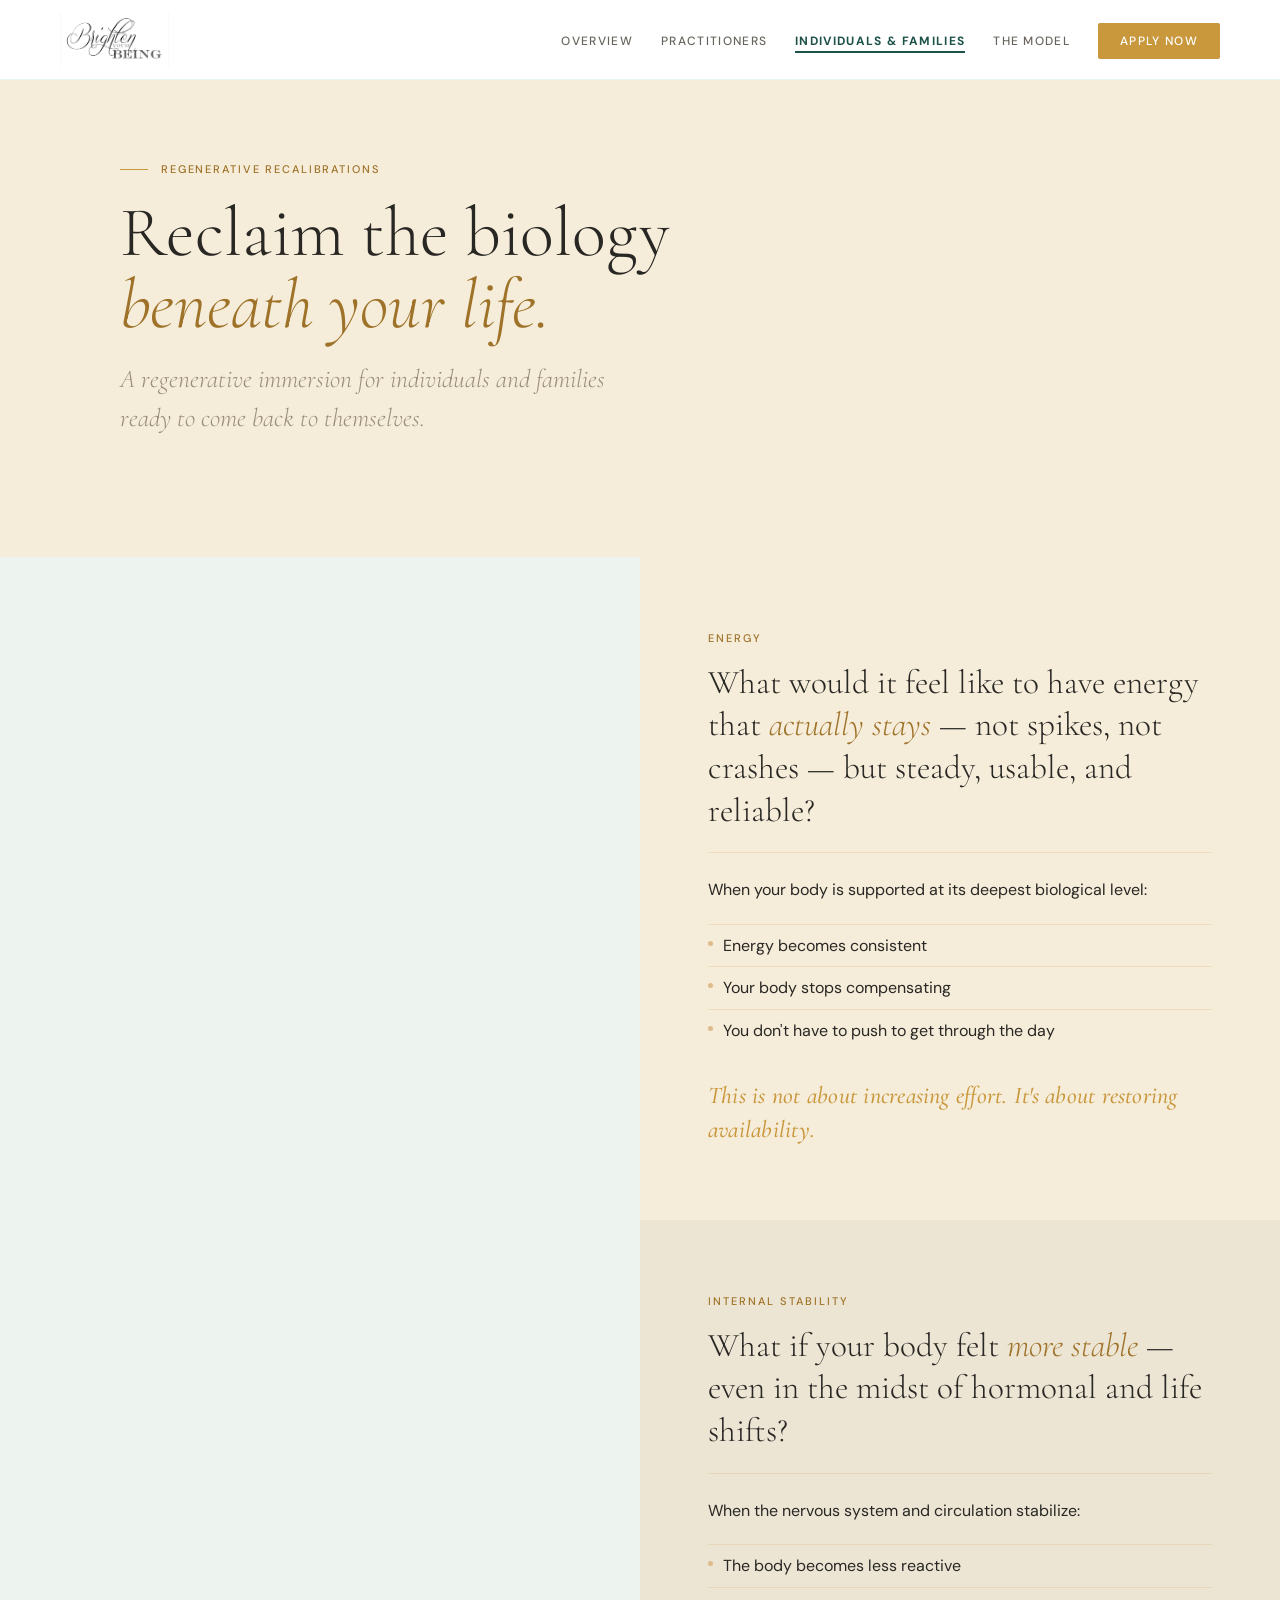
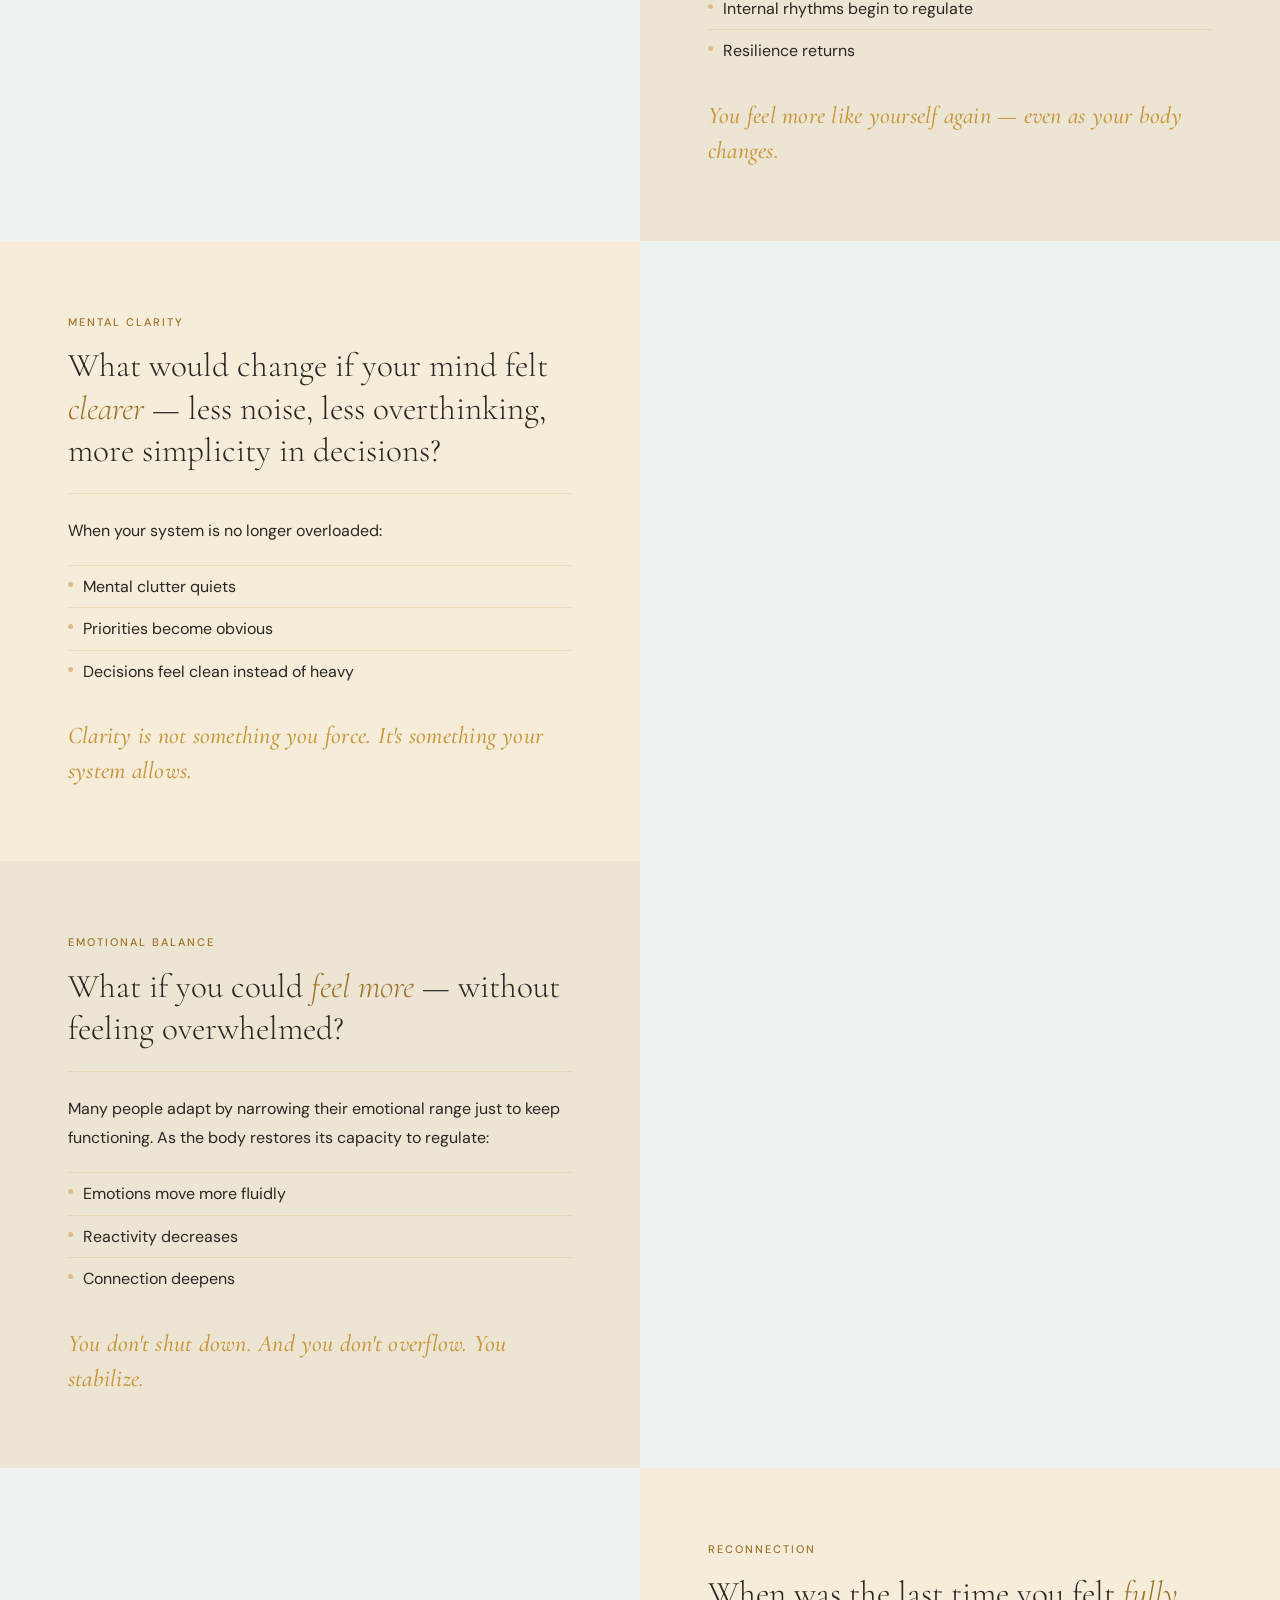
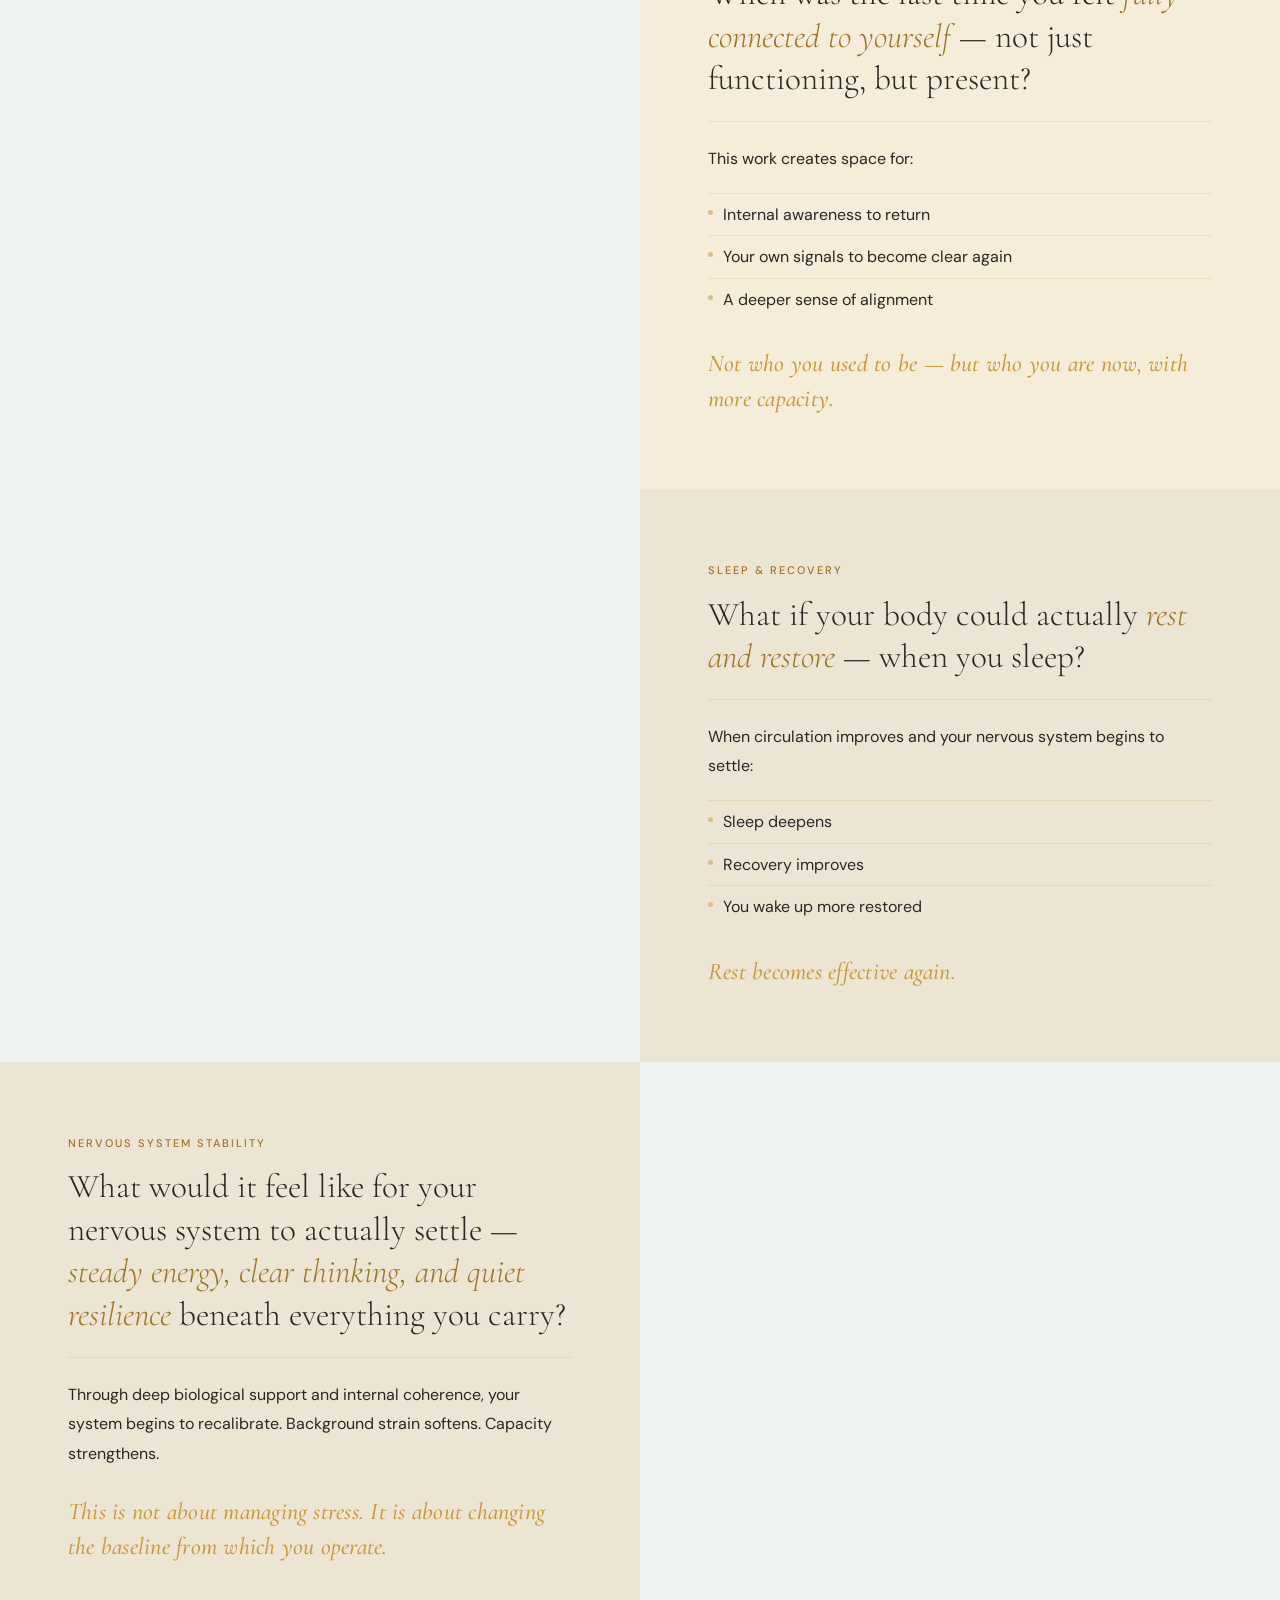
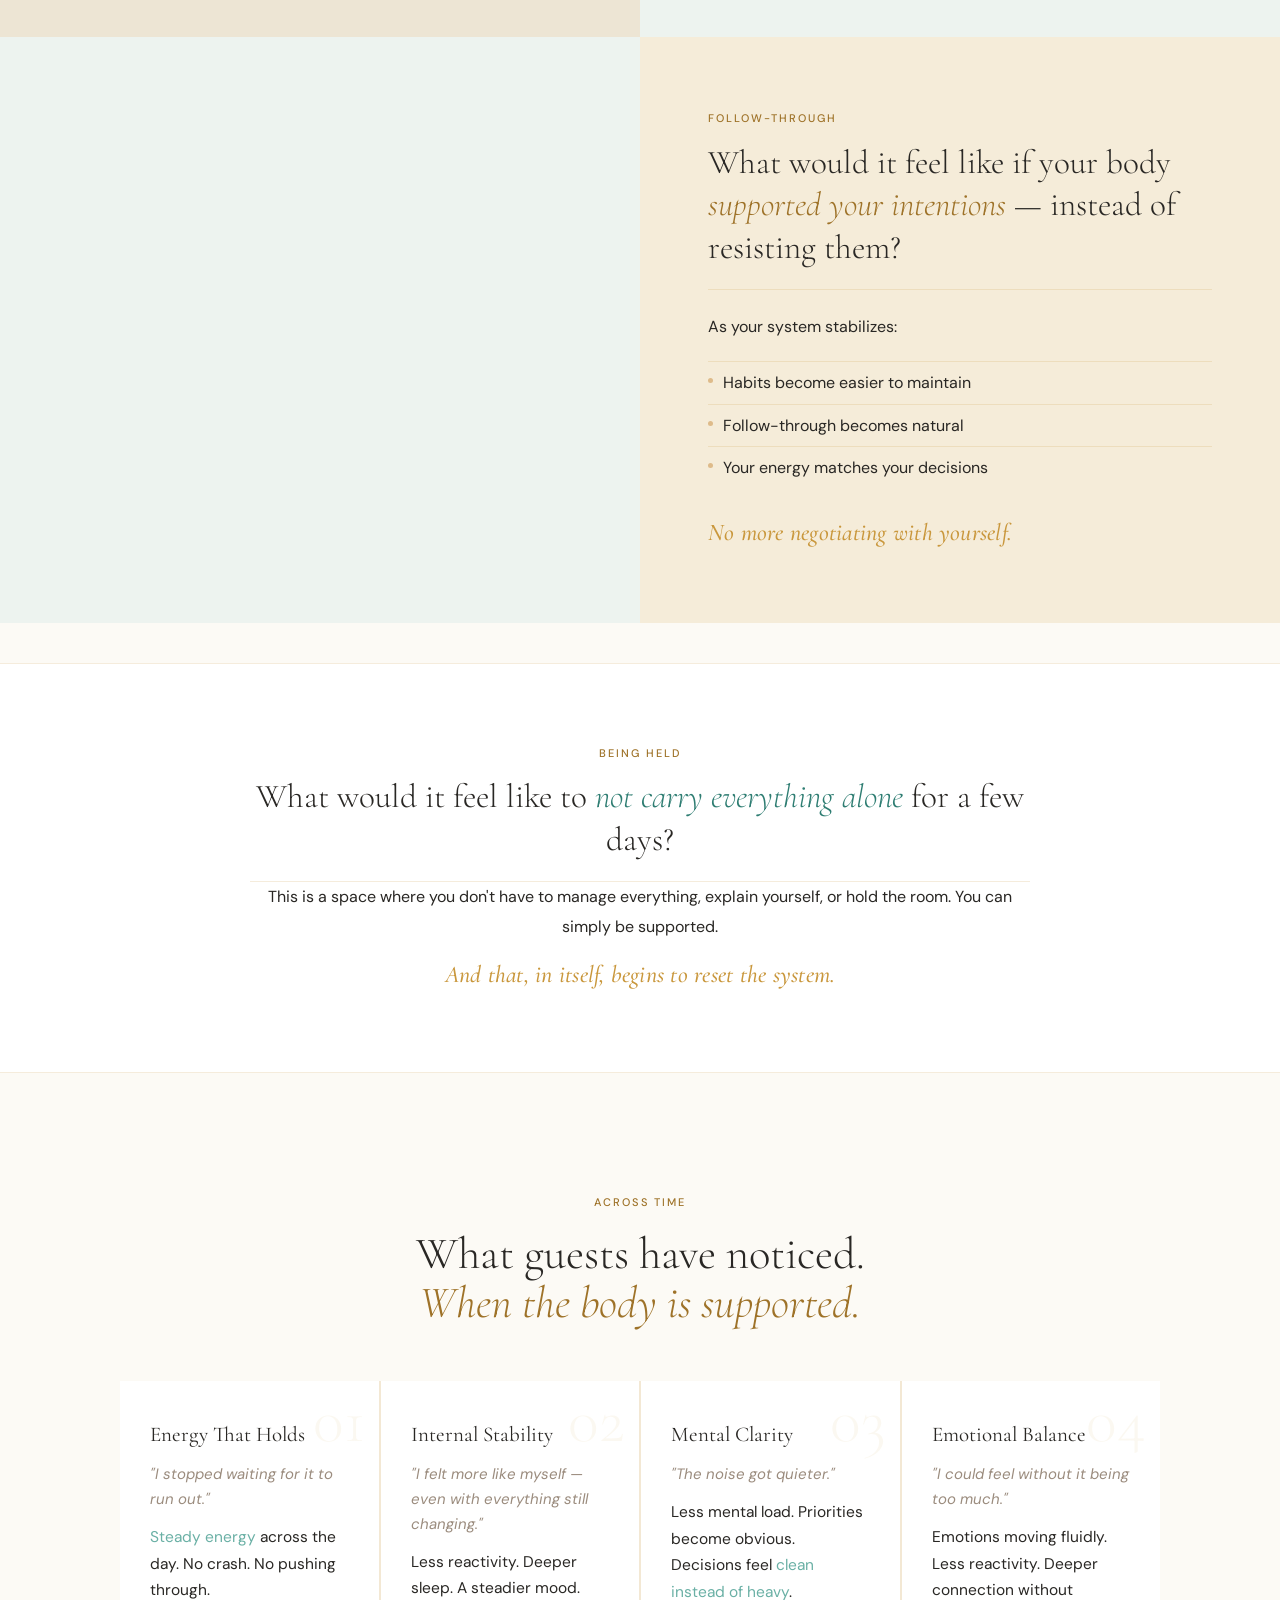
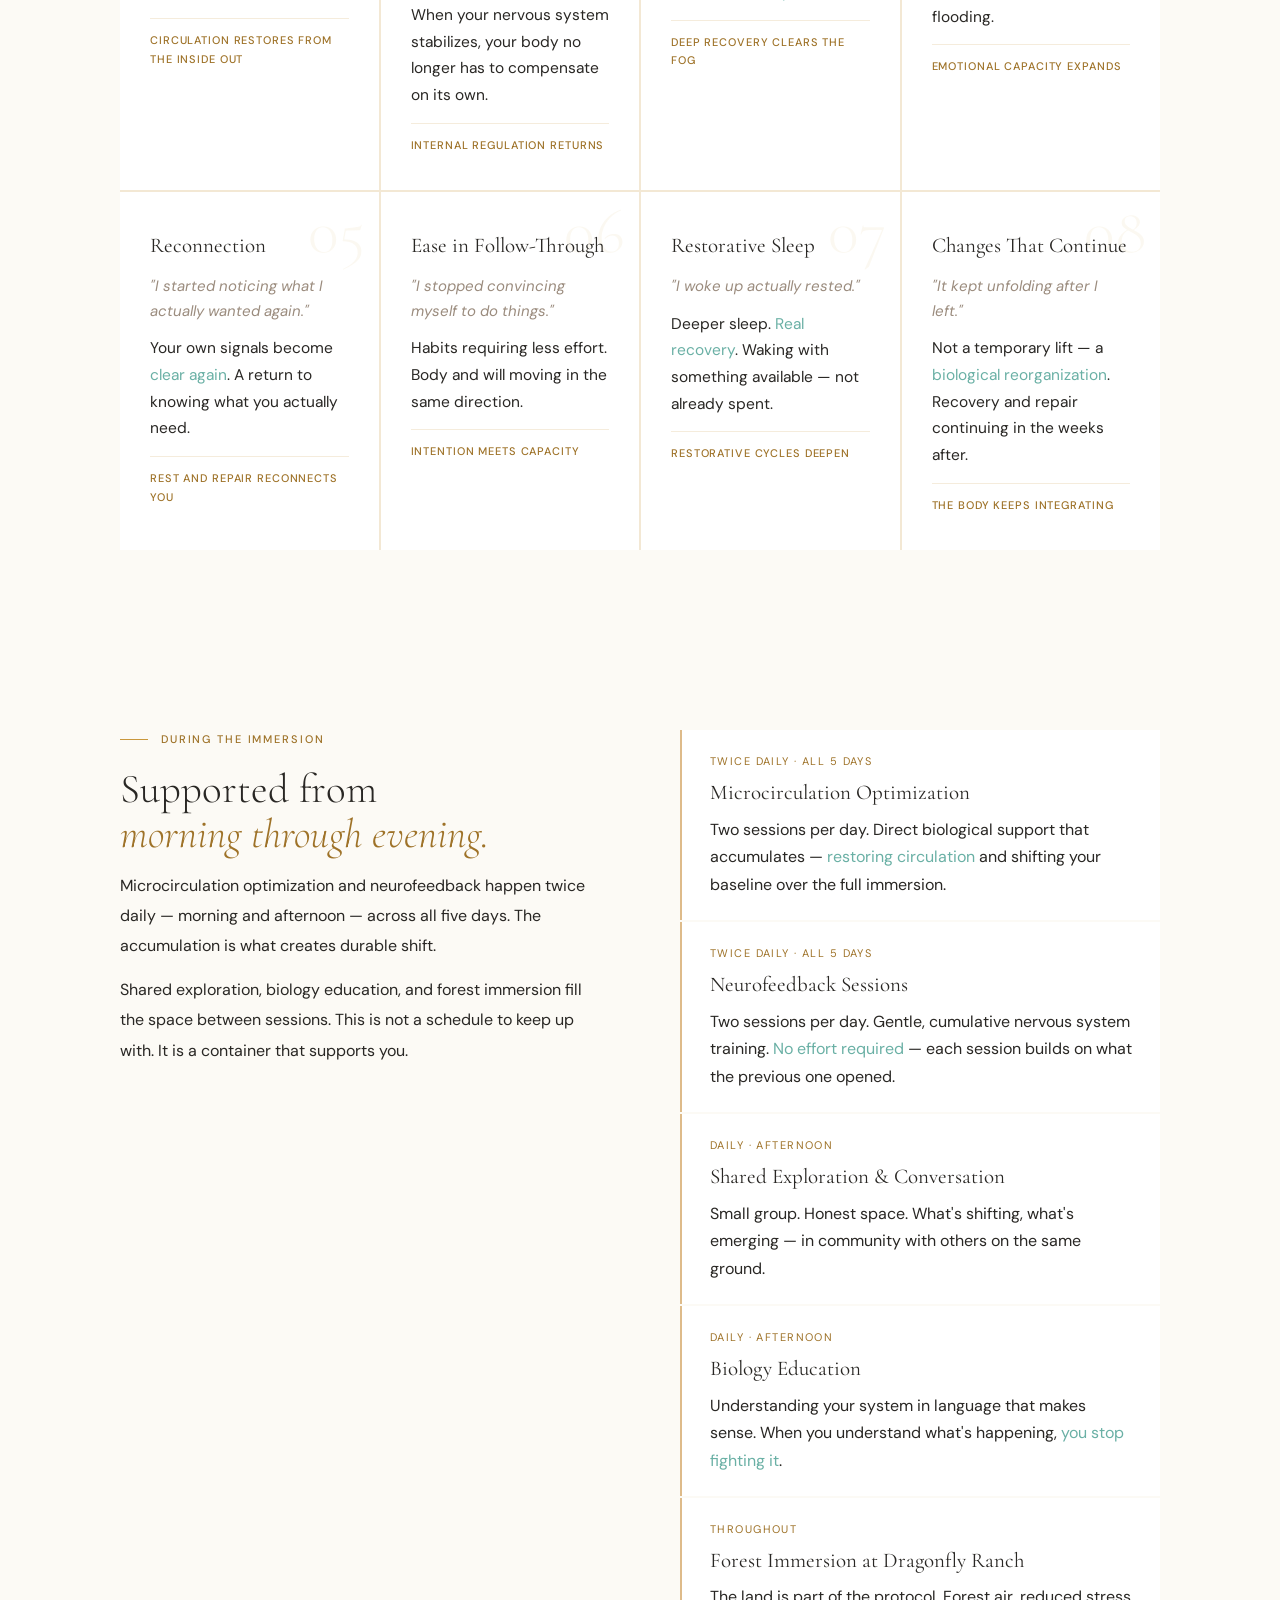
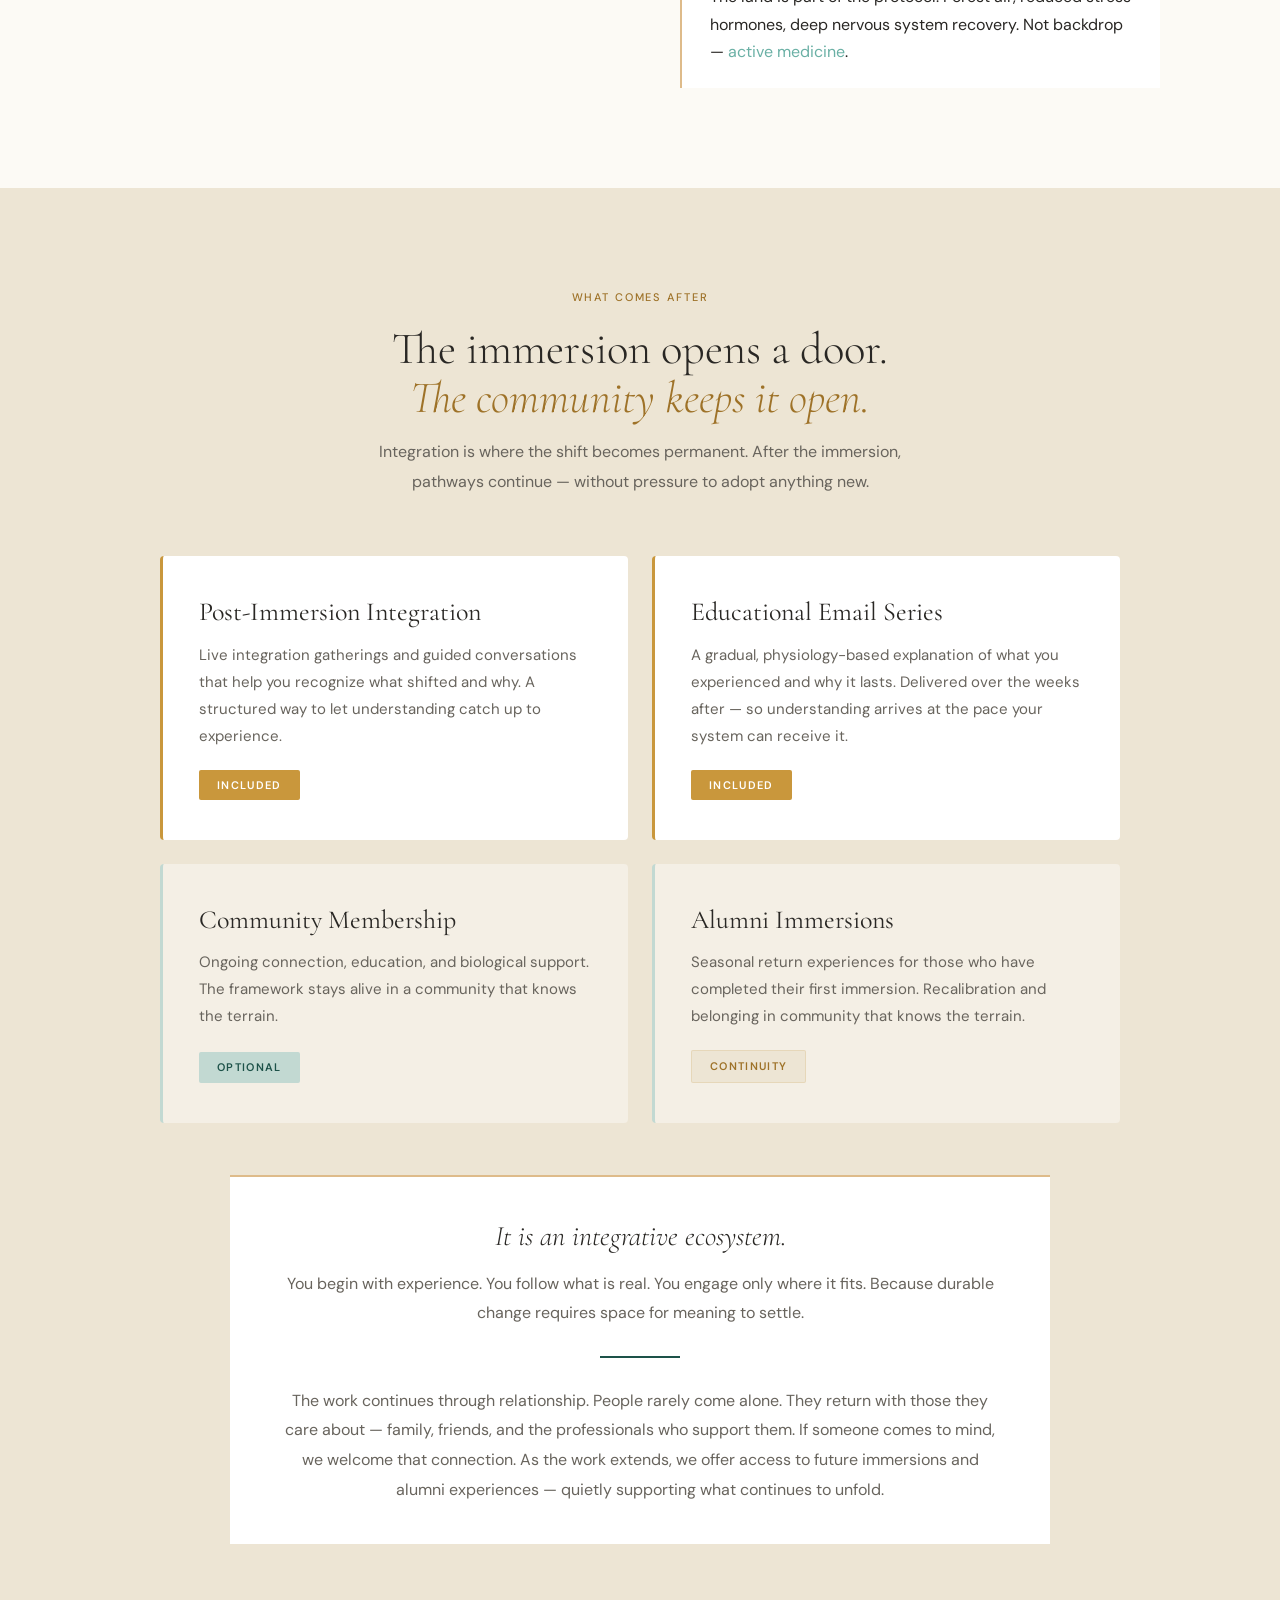
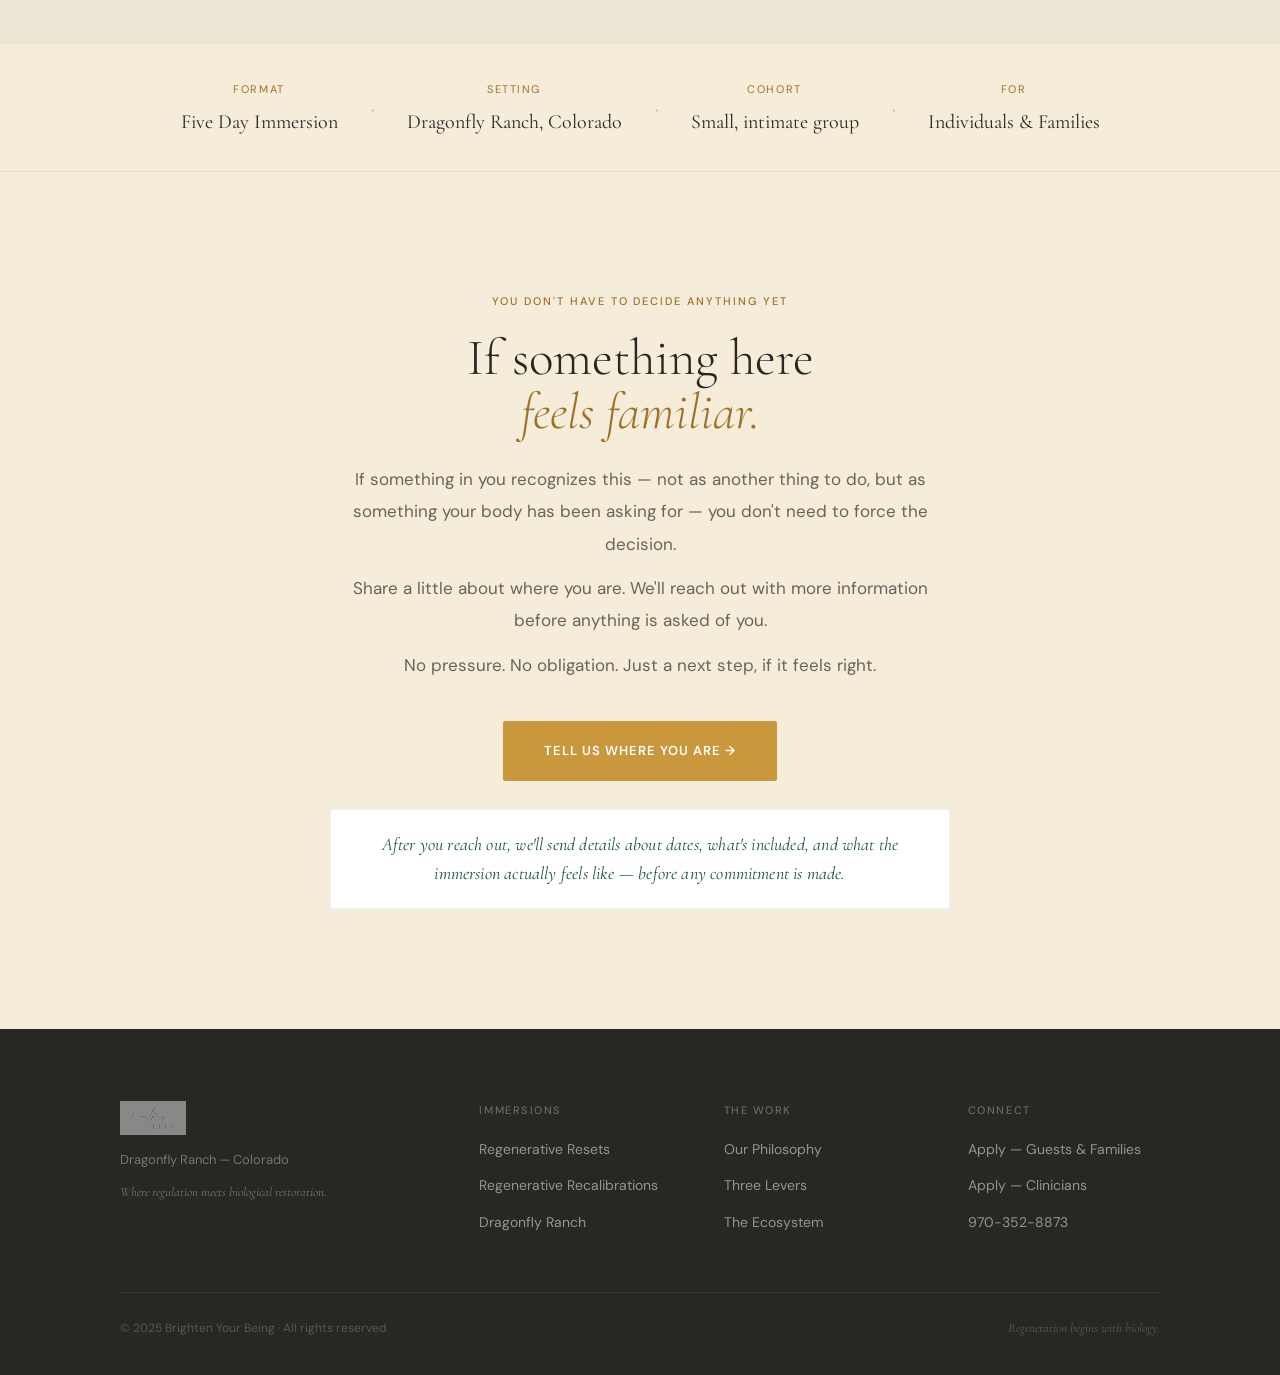
<file: brighten_guests.html>
<!DOCTYPE html>
<html lang="en">
<head>
<meta charset="UTF-8">
<meta name="viewport" content="width=device-width, initial-scale=1.0">
<title>Regenerative Recalibrations — Brighten Your Being</title>
<link rel="preconnect" href="https://fonts.googleapis.com">
<link href="https://fonts.googleapis.com/css2?family=Cormorant+Garamond:ital,wght@0,300;0,400;0,500;1,300;1,400;1,500&family=DM+Sans:wght@300;400;500&display=swap" rel="stylesheet">
<style>
:root{
  --cream:#FCFAF5;--cream-mid:#F4EFE5;--cream-deep:#EDE5D4;
  --mist:#EDF3EF;--mist-soft:#DAE8E2;--sage-pale:#C2D9D2;
  --sage-light:#96C4BA;--sage:#6AB0A5;--sage-mid:#429E91;
  --sage-deep:#2E7D72;--sage-dark:#1D5249;
  --gold-pale:#F5ECD9;--gold-light:#DEBB8A;--gold:#C9973C;--gold-deep:#9E7228;
  --taupe:#9B8C7E;--charcoal:#292724;--mid:#68645D;--light:#AAA69F;
  --b-sage:rgba(106,176,165,0.14);--b-gold:rgba(201,151,60,0.18);--white:#FFFFFF;
}
*{margin:0;padding:0;box-sizing:border-box;}html{scroll-behavior:smooth;}
body{font-family:"DM Sans",sans-serif;background:var(--cream);color:var(--charcoal);font-size:16px;line-height:1.7;overflow-x:hidden;}
nav{position:fixed;top:0;left:0;right:0;z-index:200;background:var(--white);border-bottom:1px solid var(--b-sage);padding:0 60px;height:80px;display:flex;align-items:center;justify-content:space-between;}
.nav-logo-img{height:56px;width:auto;display:block;}
.nav-links{display:flex;gap:28px;list-style:none;align-items:center;}
.nav-links a{font-size:12px;font-weight:500;letter-spacing:0.11em;text-transform:uppercase;color:var(--mid);text-decoration:none;transition:color 0.2s;}
.nav-links a:hover{color:var(--sage-dark);}
.nav-current{font-size:12px;font-weight:700;letter-spacing:0.11em;text-transform:uppercase;color:var(--sage-dark);cursor:default;border-bottom:2px solid var(--sage-dark);padding-bottom:2px;}
.nav-cta-p{color:var(--white)!important;background:var(--sage-dark)!important;padding:10px 22px;border-radius:2px;}
.nav-cta-g{color:var(--white)!important;background:var(--gold)!important;padding:10px 22px;border-radius:2px;}
.wrap{max-width:1160px;margin:0 auto;padding:0 60px;}
.fade{opacity:0;transform:translateY(20px);transition:opacity 0.72s ease,transform 0.72s ease;}
.fade.in{opacity:1;transform:translateY(0);}
.eyebrow{font-size:11px;font-weight:500;letter-spacing:0.17em;text-transform:uppercase;color:var(--sage);margin-bottom:18px;display:flex;align-items:center;gap:13px;}
.eyebrow::before{content:"";display:block;width:28px;height:1px;background:var(--sage);}
.eyebrow.gold{color:var(--gold-deep);}
.eyebrow.gold::before{background:var(--gold);}
.eyebrow.lt{color:var(--sage-pale);}
.eyebrow.lt::before{background:var(--sage-pale);}
.eyebrow.c{justify-content:center;}
.eyebrow.c::before{display:none;}
.pg-banner{padding:140px 0 88px;position:relative;overflow:hidden;}
.pg-banner.dark{background:var(--sage-dark);}
.pg-banner.warm{background:var(--gold-pale);}
.pg-banner.dark::before{content:"";position:absolute;inset:0;background:radial-gradient(ellipse 60% 80% at 80% 40%,rgba(255,255,255,0.04) 0%,transparent 65%);}
.pg-h1{font-family:"Cormorant Garamond",serif;font-size:clamp(48px,5.5vw,82px);font-weight:300;line-height:1.02;margin-bottom:20px;}
.pg-banner.dark .pg-h1{color:var(--white);}
.pg-banner.dark .pg-h1 em{font-style:italic;color:var(--gold-light);}
.pg-banner.warm .pg-h1{color:var(--charcoal);}
.pg-banner.warm .pg-h1 em{font-style:italic;color:var(--gold-deep);}
.pg-sub{font-family:"Cormorant Garamond",serif;font-size:clamp(18px,2vw,26px);font-weight:300;font-style:italic;line-height:1.5;}
.pg-banner.dark .pg-sub{color:rgba(255,255,255,0.6);}
.pg-banner.warm .pg-sub{color:var(--taupe);}
.stat-bar{border-bottom:1px solid var(--b-sage);}
.stat-bar.dark{background:#163d36;border-bottom-color:rgba(255,255,255,0.08);}
.stat-bar.warm{background:var(--gold-pale);border-bottom-color:var(--b-gold);}
.stat-flow{display:flex;align-items:center;justify-content:center;gap:0;padding:36px 0;flex-wrap:wrap;}
.stat-item{display:flex;flex-direction:column;align-items:center;gap:6px;padding:0 32px;}
.stat-div{font-family:"Cormorant Garamond",serif;font-size:28px;color:var(--gold);line-height:1;opacity:0.5;}
.stat-grid{display:grid;grid-template-columns:repeat(4,1fr);gap:1px;}
.stat-bar.dark .stat-grid{background:rgba(255,255,255,0.07);}
.stat-bar.warm .stat-grid{background:var(--b-gold);}
.stat-cell{padding:24px 32px;}
.stat-bar.dark .stat-cell{background:rgba(255,255,255,0.04);}
.stat-bar.warm .stat-cell{background:var(--white);}
.stat-lbl{font-size:11px;letter-spacing:0.14em;text-transform:uppercase;margin-bottom:4px;display:block;text-align:center;}
.stat-bar.dark .stat-lbl{color:var(--gold-light);}
.stat-bar.warm .stat-lbl{color:var(--gold-deep);}
.stat-val{font-family:"Cormorant Garamond",serif;font-size:20px;line-height:1.3;display:block;text-align:center;}
.stat-bar.dark .stat-val{color:var(--white);}
.stat-bar.warm .stat-val{color:var(--charcoal);}
.mq{background:var(--sage-dark);padding:14px 0;overflow:hidden;white-space:nowrap;}
.mq-t{display:inline-block;animation:mqs 36s linear infinite;}
.mq-t span{font-family:"Cormorant Garamond",serif;font-size:17px;font-style:italic;color:rgba(255,255,255,0.75);letter-spacing:0.05em;padding:0 36px;}
.mq-t span.d{font-style:normal;color:var(--gold-light);opacity:0.5;padding:0 6px;}
@keyframes mqs{0%{transform:translateX(0);}100%{transform:translateX(-50%);}}
.qa-split{display:grid;grid-template-columns:1fr 1fr;min-height:480px;}
.qa-split.flip{direction:rtl;}
.qa-split.flip>*{direction:ltr;}
.qa-img{position:relative;overflow:hidden;display:flex;align-items:center;justify-content:center;min-height:480px;background:var(--mist);}
.qa-img .img-lbl{display:none;}
.qa-img .ph{display:none;}
.qa-txt{padding:72px 68px;display:flex;flex-direction:column;justify-content:center;}
.qa-txt.cream{background:var(--cream);}
.qa-txt.white{background:var(--white);}
.qa-txt.gpale{background:var(--gold-pale);}
.qa-txt.cdp{background:var(--cream-deep);}
.qa-topic{font-size:11px;font-weight:500;letter-spacing:0.18em;text-transform:uppercase;color:var(--gold-deep);margin-bottom:14px;}
.qa-q{font-family:"Cormorant Garamond",serif;font-size:clamp(24px,2.6vw,36px);font-weight:300;line-height:1.28;color:var(--charcoal);margin-bottom:22px;padding-bottom:20px;border-bottom:1px solid var(--b-gold);}
.qa-q em{font-style:italic;color:var(--sage-deep);}
.qa-txt.gpale .qa-q em,.qa-txt.cdp .qa-q em{color:var(--gold-deep);}
.qa-ans{font-size:16px;color:var(--charcoal);line-height:1.85;margin-bottom:11px;}
.qa-ans:last-child{margin-bottom:0;}
.qa-list{list-style:none;margin:8px 0 11px;}
.qa-list li{font-size:16px;color:var(--charcoal);padding:8px 0;border-top:1px solid var(--b-gold);display:flex;align-items:flex-start;gap:10px;line-height:1.6;}
.qa-list li::before{content:"";width:5px;height:5px;border-radius:50%;background:var(--gold-light);flex-shrink:0;margin-top:8px;}
.qa-close{font-family:"Cormorant Garamond",serif;font-size:24px;font-weight:500;font-style:italic;color:var(--gold);line-height:1.45;margin-top:16px;letter-spacing:0.01em;}
.tiles-sec{padding:80px 0 100px;}
.tiles-sec.white{background:var(--white);}
.tiles-sec.cream{background:var(--cream);}
.tiles-hd{text-align:center;margin-bottom:52px;}
.tiles-hd h2{font-family:"Cormorant Garamond",serif;font-size:clamp(30px,3.5vw,48px);font-weight:300;color:var(--charcoal);line-height:1.1;}
.tiles-hd h2 em{font-style:italic;color:var(--sage-deep);}
.tiles-sec.cream .tiles-hd h2 em{color:var(--gold-deep);}
.tile-grid{display:grid;grid-template-columns:repeat(4,1fr);gap:2px;background:var(--b-sage);}
.tiles-sec.cream .tile-grid{background:var(--b-gold);}
.tile{padding:36px 30px;position:relative;overflow:hidden;transition:background 0.2s;}
.tiles-sec.white .tile{background:var(--cream);}
.tiles-sec.cream .tile{background:var(--white);}
.tile::before{content:"";position:absolute;top:0;left:0;right:0;height:2px;background:transparent;transition:background 0.3s;}
.tiles-sec.white .tile:hover::before{background:var(--sage);}
.tiles-sec.cream .tile:hover::before{background:var(--gold);}
.tile-n{font-family:"Cormorant Garamond",serif;font-size:64px;font-weight:300;color:rgba(106,176,165,0.06);position:absolute;top:8px;right:14px;line-height:1;pointer-events:none;}
.tiles-sec.cream .tile-n{color:rgba(201,151,60,0.07);}
.tile-title{font-family:"Cormorant Garamond",serif;font-size:21px;font-weight:400;color:var(--charcoal);margin-bottom:10px;position:relative;z-index:1;}
.tile-quote{font-size:15px;font-style:italic;color:var(--taupe);margin-bottom:12px;line-height:1.65;position:relative;z-index:1;}
.tile-body{font-size:15.5px;color:var(--charcoal);line-height:1.72;position:relative;z-index:1;}
.tile-tag{font-size:11px;font-weight:500;letter-spacing:0.08em;text-transform:uppercase;margin-top:14px;padding-top:12px;border-top:1px solid var(--b-sage);position:relative;z-index:1;color:var(--sage);}
.tiles-sec.cream .tile-tag{border-top-color:var(--b-gold);color:var(--gold-deep);}
.dur-sec{padding:80px 0 100px;}
.dur-sec.white{background:var(--white);}
.dur-sec.cream{background:var(--cream);}
.dur-inner{display:grid;grid-template-columns:1fr 1fr;gap:80px;align-items:start;}
.dur-h2{font-family:"Cormorant Garamond",serif;font-size:clamp(28px,3.2vw,46px);font-weight:300;line-height:1.1;margin-bottom:14px;color:var(--charcoal);}
.dur-h2 em{font-style:italic;color:var(--sage-deep);}
.dur-sec.cream .dur-h2 em{color:var(--gold-deep);}
.dur-p{font-size:16px;color:var(--charcoal);line-height:1.88;margin-bottom:14px;}
.dur-items{display:flex;flex-direction:column;gap:2px;}
.dur-item{padding:22px 28px;border-left:2px solid var(--sage-light);}
.dur-sec.white .dur-item{background:var(--cream);}
.dur-sec.cream .dur-item{background:var(--white);border-left-color:var(--gold-light);}
.dur-freq{font-size:11px;letter-spacing:0.13em;text-transform:uppercase;color:var(--sage);margin-bottom:4px;}
.dur-sec.cream .dur-freq{color:var(--gold-deep);}
.dur-t{font-family:"Cormorant Garamond",serif;font-size:21px;font-weight:400;color:var(--charcoal);margin-bottom:5px;}
.dur-b{font-size:16px;color:var(--charcoal);line-height:1.72;}
.pathway-sec{padding:100px 0;background:var(--cream-deep);}
.pathway-hd{max-width:560px;margin:0 auto 60px;text-align:center;}
.pathway-hd h2{font-family:"Cormorant Garamond",serif;font-size:clamp(30px,3.5vw,48px);font-weight:300;color:var(--charcoal);line-height:1.1;margin-bottom:14px;}
.pathway-hd h2 em{font-style:italic;color:var(--gold-deep);}
.pathway-hd p{font-size:16px;color:var(--mid);line-height:1.85;}
.pw-flow{max-width:960px;margin:0 auto;display:grid;grid-template-columns:1fr 1fr;gap:24px;}
.pw-card{padding:40px 36px;border-radius:4px;position:relative;display:flex;flex-direction:column;justify-content:space-between;}
.pw-card.included{background:var(--white);border-left:3px solid var(--gold);}
.pw-card.optional{background:var(--cream-mid);border-left:3px solid var(--sage-pale);}
.pw-card h4{font-family:"Cormorant Garamond",serif;font-size:26px;font-weight:400;color:var(--charcoal);margin-bottom:14px;line-height:1.2;}
.pw-card p{font-size:15px;color:var(--mid);line-height:1.8;margin-bottom:20px;}
.pw-tag{display:inline-block;font-size:11px;font-weight:600;letter-spacing:0.12em;text-transform:uppercase;padding:6px 18px;border-radius:2px;white-space:nowrap;align-self:flex-start;}
.pw-tag.inc{background:var(--gold);color:var(--white);}
.pw-tag.opt{background:var(--sage-pale);color:var(--sage-dark);}
.pw-tag.cont{background:var(--cream-deep);color:var(--gold-deep);border:1px solid var(--b-gold);}
.pw-close{max-width:820px;margin:52px auto 0;padding:40px 48px;background:var(--white);border-top:2px solid var(--gold-light);}
.pw-close h3{font-family:"Cormorant Garamond",serif;font-size:clamp(20px,2.2vw,30px);font-weight:300;font-style:italic;color:var(--charcoal);margin-bottom:12px;line-height:1.4;}
.pw-close p{font-size:16px;color:var(--mid);line-height:1.85;}
.apply-sec{padding:120px 0;text-align:center;}
.apply-sec.dark{background:var(--sage-dark);}
.apply-sec.warm{background:var(--gold-pale);}
.apply-in{max-width:620px;margin:0 auto;}
.apply-eyebrow{font-size:11px;font-weight:500;letter-spacing:0.18em;text-transform:uppercase;margin-bottom:20px;}
.apply-sec.dark .apply-eyebrow{color:var(--sage-pale);}
.apply-sec.warm .apply-eyebrow{color:var(--gold-deep);}
.apply-h2{font-family:"Cormorant Garamond",serif;font-size:clamp(32px,4vw,56px);font-weight:300;line-height:1.06;margin-bottom:24px;}
.apply-sec.dark .apply-h2{color:var(--white);}
.apply-sec.dark .apply-h2 em{font-style:italic;color:var(--gold-light);}
.apply-sec.warm .apply-h2{color:var(--charcoal);}
.apply-sec.warm .apply-h2 em{font-style:italic;color:var(--gold-deep);}
.apply-body{font-size:17px;line-height:1.9;margin-bottom:40px;}
.apply-sec.dark .apply-body{color:rgba(255,255,255,0.72);}
.apply-sec.warm .apply-body{color:var(--mid);}
.apply-body p{margin-bottom:12px;}
.apply-body p:last-child{margin-bottom:0;}
.apply-sub{font-size:18px;font-style:italic;font-family:"Cormorant Garamond",serif;line-height:1.6;margin-top:28px;padding:20px 32px;border-radius:3px;letter-spacing:0.01em;}
.apply-sec.dark .apply-sub{color:var(--gold-light);background:rgba(255,255,255,0.06);border:1px solid rgba(255,255,255,0.1);}
.apply-sec.warm .apply-sub{color:var(--sage-dark);background:var(--white);border:1px solid var(--b-sage);}
.btn-dark{display:inline-block;font-size:13px;font-weight:600;letter-spacing:0.08em;text-transform:uppercase;color:var(--sage-dark);background:var(--white);padding:18px 40px;border-radius:2px;text-decoration:none;border:1px solid var(--white);transition:all 0.25s;}
.btn-dark:hover{background:var(--mist);}
.btn-gold{display:inline-block;font-size:13px;font-weight:600;letter-spacing:0.08em;text-transform:uppercase;color:var(--white);background:var(--gold);padding:18px 40px;border-radius:2px;text-decoration:none;border:1px solid var(--gold);transition:all 0.25s;}
.btn-gold:hover{background:var(--gold-deep);}
footer{background:var(--charcoal);padding:72px 0 36px;}
.f-grid{display:grid;grid-template-columns:1.6fr 1fr 1fr 1fr;gap:52px;margin-bottom:48px;}
.f-brand img{height:34px;width:auto;filter:brightness(2) grayscale(1);opacity:0.45;margin-bottom:14px;display:block;}
.f-brand p{font-size:13px;color:rgba(255,255,255,0.36);line-height:1.7;}
.f-tag{font-family:"Cormorant Garamond",serif;font-style:italic;font-size:15px;color:rgba(194,217,210,0.45);line-height:1.5;margin-top:10px;}
.f-col h5{font-size:11px;font-weight:500;letter-spacing:0.14em;text-transform:uppercase;color:rgba(255,255,255,0.3);margin-bottom:16px;}
.f-col ul{list-style:none;}
.f-col li{margin-bottom:9px;}
.f-col a{font-size:14px;color:rgba(255,255,255,0.5);text-decoration:none;transition:color 0.2s;}
.f-col a:hover{color:var(--sage-pale);}
.f-bot{padding-top:24px;border-top:1px solid rgba(255,255,255,0.07);display:flex;justify-content:space-between;align-items:center;flex-wrap:wrap;gap:10px;}
.f-bot p{font-size:12px;color:rgba(255,255,255,0.22);}
.f-bot span{font-family:"Cormorant Garamond",serif;font-style:italic;font-size:13px;color:rgba(194,217,210,0.3);}
@media(max-width:900px){nav{padding:0 20px;}.nav-links{display:none;}.wrap{padding:0 20px;}.qa-split,.dur-inner,.tile-grid,.pw-flow{grid-template-columns:1fr;}.qa-split.flip{direction:ltr;}.stat-grid{grid-template-columns:1fr 1fr;}.f-grid{grid-template-columns:1fr 1fr;}.pg-banner{padding:96px 0 56px;}}
</style>
</head>
<body>
<nav>
  <a href="index.html">
    <img src="Brighten_Your_Being_Logo.png" alt="Brighten Your Being" class="nav-logo-img">
  </a>
  <ul class="nav-links">
    <li><a href="index.html">Overview</a></li>
    <li><a href="brighten_practitioners.html">Practitioners</a></li>
    <li><span class="nav-current">Individuals &amp; Families</span></li>
    <li><a href="brighten-system.html">The Model</a></li>
    <li><a href="#guest-apply" class="nav-cta-g">Apply Now</a></li>
  </ul>
</nav>

<div class="pg-banner warm" style="padding:160px 0 120px;">
  <div class="wrap"><div class="fade" style="text-align:left;max-width:700px;margin-right:auto;margin-left:0;">
    <div class="eyebrow gold">Regenerative Recalibrations</div>
    <h1 class="pg-h1">Reclaim the biology<br><em>beneath your life.</em></h1>
    <p class="pg-sub">A regenerative immersion for individuals and families<br>ready to come back to themselves.</p>
  </div></div>
</div>
</div>

<!-- Q1: LEFT — Energy -->
<div class="qa-split fade">
  <div class="qa-img"></div>
  <div class="qa-txt gpale">
    <div class="qa-topic">Energy</div>
    <p class="qa-q">What would it feel like to have energy that <em>actually stays</em> — not spikes, not crashes — but steady, usable, and reliable?</p>
    <p class="qa-ans">When your body is supported at its deepest biological level:</p>
    <ul class="qa-list"><li>Energy becomes consistent</li><li>Your body stops compensating</li><li>You don't have to push to get through the day</li></ul>
    <p class="qa-close">This is not about increasing effort. It's about restoring availability.</p>
  </div>
</div>
<!-- Q2: LEFT — Internal Stability -->
<div class="qa-split fade">
  <div class="qa-img"></div>
  <div class="qa-txt cdp">
    <div class="qa-topic">Internal Stability</div>
    <p class="qa-q">What if your body felt <em>more stable</em> — even in the midst of hormonal and life shifts?</p>
    <p class="qa-ans">When the nervous system and circulation stabilize:</p>
    <ul class="qa-list"><li>The body becomes less reactive</li><li>Internal rhythms begin to regulate</li><li>Resilience returns</li></ul>
    <p class="qa-close">You feel more like yourself again — even as your body changes.</p>
  </div>
</div>
<!-- Q3: RIGHT — Mental Clarity -->
<div class="qa-split flip fade">
  <div class="qa-img"></div>
  <div class="qa-txt gpale">
    <div class="qa-topic">Mental Clarity</div>
    <p class="qa-q">What would change if your mind felt <em>clearer</em> — less noise, less overthinking, more simplicity in decisions?</p>
    <p class="qa-ans">When your system is no longer overloaded:</p>
    <ul class="qa-list"><li>Mental clutter quiets</li><li>Priorities become obvious</li><li>Decisions feel clean instead of heavy</li></ul>
    <p class="qa-close">Clarity is not something you force. It's something your system allows.</p>
  </div>
</div>
<!-- Q4: RIGHT — Emotional Balance -->
<div class="qa-split flip fade">
  <div class="qa-img"></div>
  <div class="qa-txt cdp">
    <div class="qa-topic">Emotional Balance</div>
    <p class="qa-q">What if you could <em>feel more</em> — without feeling overwhelmed?</p>
    <p class="qa-ans">Many people adapt by narrowing their emotional range just to keep functioning. As the body restores its capacity to regulate:</p>
    <ul class="qa-list"><li>Emotions move more fluidly</li><li>Reactivity decreases</li><li>Connection deepens</li></ul>
    <p class="qa-close">You don't shut down. And you don't overflow. You stabilize.</p>
  </div>
</div>
<!-- Q5: LEFT — Reconnection -->
<div class="qa-split fade">
  <div class="qa-img"></div>
  <div class="qa-txt gpale">
    <div class="qa-topic">Reconnection</div>
    <p class="qa-q">When was the last time you felt <em>fully connected to yourself</em> — not just functioning, but present?</p>
    <p class="qa-ans">This work creates space for:</p>
    <ul class="qa-list"><li>Internal awareness to return</li><li>Your own signals to become clear again</li><li>A deeper sense of alignment</li></ul>
    <p class="qa-close">Not who you used to be — but who you are now, with more capacity.</p>
  </div>
</div>
<!-- Q6: LEFT — Sleep & Recovery -->
<div class="qa-split fade">
  <div class="qa-img"></div>
  <div class="qa-txt cdp">
    <div class="qa-topic">Sleep &amp; Recovery</div>
    <p class="qa-q">What if your body could actually <em>rest and restore</em> — when you sleep?</p>
    <p class="qa-ans">When circulation improves and your nervous system begins to settle:</p>
    <ul class="qa-list"><li>Sleep deepens</li><li>Recovery improves</li><li>You wake up more restored</li></ul>
    <p class="qa-close">Rest becomes effective again.</p>
  </div>
</div>
<!-- Q7: LEFT — Nervous System Stability -->
<div class="qa-split flip fade">
  <div class="qa-img"></div>
  <div class="qa-txt cdp">
    <div class="qa-topic">Nervous System Stability</div>
    <p class="qa-q">What would it feel like for your nervous system to actually settle — <em>steady energy, clear thinking, and quiet resilience</em> beneath everything you carry?</p>
    <p class="qa-ans">Through deep biological support and internal coherence, your system begins to recalibrate. Background strain softens. Capacity strengthens.</p>
    <p class="qa-close">This is not about managing stress. It is about changing the baseline from which you operate.</p>
  </div>
</div>
<!-- Q8: RIGHT — Follow-Through -->
<div class="qa-split fade">
  <div class="qa-img"></div>
  <div class="qa-txt gpale">
    <div class="qa-topic">Follow-Through</div>
    <p class="qa-q">What would it feel like if your body <em>supported your intentions</em> — instead of resisting them?</p>
    <p class="qa-ans">As your system stabilizes:</p>
    <ul class="qa-list"><li>Habits become easier to maintain</li><li>Follow-through becomes natural</li><li>Your energy matches your decisions</li></ul>
    <p class="qa-close">No more negotiating with yourself.</p>
  </div>
</div>
<!-- Q9: CENTERED FULL-WIDTH — Being Held -->
<div class="fade" style="background:var(--white);border-top:1px solid var(--b-gold);border-bottom:1px solid var(--b-gold);margin:40px 0;padding:80px 60px;text-align:center;">
    <div class="qa-topic" style="text-align:center;">Being Held</div>
    <p class="qa-q" style="text-align:center;max-width:780px;margin:0 auto;">What would it feel like to <em>not carry everything alone</em> for a few days?</p>
    <p class="qa-ans" style="text-align:center;max-width:780px;margin:0 auto;">This is a space where you don't have to manage everything, explain yourself, or hold the room. You can simply be supported.</p>
    <p class="qa-close" style="text-align:center;">And that, in itself, begins to reset the system.</p>
</div>

<div class="tiles-sec cream">
  <div class="wrap">
    <div class="tiles-hd fade"><div class="eyebrow gold c">Across Time</div><h2>What guests have noticed.<br><em>When the body is supported.</em></h2></div>
    <div class="tile-grid fade">
      <div class="tile"><div class="tile-n">01</div><div class="tile-title">Energy That Holds</div><div class="tile-quote">"I stopped waiting for it to run out."</div><div class="tile-body"><span style="color:var(--sage);">Steady energy</span> across the day. No crash. No pushing through.</div><div class="tile-tag">Circulation restores from the inside out</div></div>
      <div class="tile"><div class="tile-n">02</div><div class="tile-title">Internal Stability</div><div class="tile-quote">"I felt more like myself — even with everything still changing."</div><div class="tile-body">Less reactivity. Deeper sleep. A steadier mood. When your nervous system stabilizes, your body no longer has to compensate on its own.</div><div class="tile-tag">Internal regulation returns</div></div>
      <div class="tile"><div class="tile-n">03</div><div class="tile-title">Mental Clarity</div><div class="tile-quote">"The noise got quieter."</div><div class="tile-body">Less mental load. Priorities become obvious. Decisions feel <span style="color:var(--sage);">clean instead of heavy</span>.</div><div class="tile-tag">Deep recovery clears the fog</div></div>
      <div class="tile"><div class="tile-n">04</div><div class="tile-title">Emotional Balance</div><div class="tile-quote">"I could feel without it being too much."</div><div class="tile-body">Emotions moving fluidly. Less reactivity. Deeper connection without flooding.</div><div class="tile-tag">Emotional capacity expands</div></div>
      <div class="tile"><div class="tile-n">05</div><div class="tile-title">Reconnection</div><div class="tile-quote">"I started noticing what I actually wanted again."</div><div class="tile-body">Your own signals become <span style="color:var(--sage);">clear again</span>. A return to knowing what you actually need.</div><div class="tile-tag">Rest and repair reconnects you</div></div>
      <div class="tile"><div class="tile-n">06</div><div class="tile-title">Ease in Follow-Through</div><div class="tile-quote">"I stopped convincing myself to do things."</div><div class="tile-body">Habits requiring less effort. Body and will moving in the same direction.</div><div class="tile-tag">Intention meets capacity</div></div>
      <div class="tile"><div class="tile-n">07</div><div class="tile-title">Restorative Sleep</div><div class="tile-quote">"I woke up actually rested."</div><div class="tile-body">Deeper sleep. <span style="color:var(--sage);">Real recovery</span>. Waking with something available — not already spent.</div><div class="tile-tag">Restorative cycles deepen</div></div>
      <div class="tile"><div class="tile-n">08</div><div class="tile-title">Changes That Continue</div><div class="tile-quote">"It kept unfolding after I left."</div><div class="tile-body">Not a temporary lift — a <span style="color:var(--sage);">biological reorganization</span>. Recovery and repair continuing in the weeks after.</div><div class="tile-tag">The body keeps integrating</div></div>
    </div>
  </div>
</div>

<div class="dur-sec cream">
  <div class="wrap"><div class="dur-inner">
    <div class="fade">
      <div class="eyebrow gold">During the Immersion</div>
      <h2 class="dur-h2">Supported from<br><em>morning through evening.</em></h2>
      <p class="dur-p">Microcirculation optimization and neurofeedback happen twice daily — morning and afternoon — across all five days. The accumulation is what creates durable shift.</p>
      <p class="dur-p">Shared exploration, biology education, and forest immersion fill the space between sessions. This is not a schedule to keep up with. It is a container that supports you.</p>
    </div>
    <div class="dur-items fade">
      <div class="dur-item"><div class="dur-freq">Twice Daily · All 5 Days</div><div class="dur-t">Microcirculation Optimization</div><div class="dur-b">Two sessions per day. Direct biological support that accumulates — <span style="color:var(--sage);">restoring circulation</span> and shifting your baseline over the full immersion.</div></div>
      <div class="dur-item"><div class="dur-freq">Twice Daily · All 5 Days</div><div class="dur-t">Neurofeedback Sessions</div><div class="dur-b">Two sessions per day. Gentle, cumulative nervous system training. <span style="color:var(--sage);">No effort required</span> — each session builds on what the previous one opened.</div></div>
      <div class="dur-item"><div class="dur-freq">Daily · Afternoon</div><div class="dur-t">Shared Exploration &amp; Conversation</div><div class="dur-b">Small group. Honest space. What's shifting, what's emerging — in community with others on the same ground.</div></div>
      <div class="dur-item"><div class="dur-freq">Daily · Afternoon</div><div class="dur-t">Biology Education</div><div class="dur-b">Understanding your system in language that makes sense. When you understand what's happening, <span style="color:var(--sage);">you stop fighting it</span>.</div></div>
      <div class="dur-item"><div class="dur-freq">Throughout</div><div class="dur-t">Forest Immersion at Dragonfly Ranch</div><div class="dur-b">The land is part of the protocol. Forest air, reduced stress hormones, deep nervous system recovery. Not backdrop — <span style="color:var(--sage);">active medicine</span>.</div></div>
    </div>
  </div></div>
</div>

<div class="pathway-sec">
  <div class="wrap">
    <div class="pathway-hd fade">
      <div class="eyebrow gold c">What Comes After</div>
      <h2>The immersion opens a door.<br><em>The community keeps it open.</em></h2>
      <p>Integration is where the shift becomes permanent. After the immersion, pathways continue — without pressure to adopt anything new.</p>
    </div>
    <div class="pw-flow fade">
      <div class="pw-card included">
        <div><h4>Post-Immersion Integration</h4><p>Live integration gatherings and guided conversations that help you recognize what shifted and why. A structured way to let understanding catch up to experience.</p></div>
        <div class="pw-tag inc">Included</div>
      </div>
      <div class="pw-card included">
        <div><h4>Educational Email Series</h4><p>A gradual, physiology-based explanation of what you experienced and why it lasts. Delivered over the weeks after — so understanding arrives at the pace your system can receive it.</p></div>
        <div class="pw-tag inc">Included</div>
      </div>
      <div class="pw-card optional">
        <div><h4>Community Membership</h4><p>Ongoing connection, education, and biological support. The framework stays alive in a community that knows the terrain.</p></div>
        <div class="pw-tag opt">Optional</div>
      </div>
      <div class="pw-card optional">
        <div><h4>Alumni Immersions</h4><p>Seasonal return experiences for those who have completed their first immersion. Recalibration and belonging in community that knows the terrain.</p></div>
        <div class="pw-tag cont">Continuity</div>
      </div>
    </div>
    <div class="pw-close fade" style="text-align:center;">
      <h3>It is an integrative ecosystem.</h3>
      <p>You begin with experience. You follow what is real. You engage only where it fits. Because durable change requires space for meaning to settle.</p>
      <div style="width:80px;height:2px;background:var(--sage-dark);margin:28px auto;"></div>
      <p>The work continues through relationship. People rarely come alone. They return with those they care about — family, friends, and the professionals who support them. If someone comes to mind, we welcome that connection. As the work extends, we offer access to future immersions and alumni experiences — quietly supporting what continues to unfold.</p>
    </div>
  </div>
</div>

<div class="stat-bar warm"><div class="wrap">
  <div class="stat-flow">
    <div class="stat-item"><span class="stat-lbl">Format</span><span class="stat-val">Five Day Immersion</span></div>
    <span class="stat-div">·</span>
    <div class="stat-item"><span class="stat-lbl">Setting</span><span class="stat-val">Dragonfly Ranch, Colorado</span></div>
    <span class="stat-div">·</span>
    <div class="stat-item"><span class="stat-lbl">Cohort</span><span class="stat-val">Small, intimate group</span></div>
    <span class="stat-div">·</span>
    <div class="stat-item"><span class="stat-lbl">For</span><span class="stat-val">Individuals &amp; Families</span></div>
  </div>
</div></div>

<div class="apply-sec warm" id="guest-apply">
  <div class="wrap"><div class="apply-in fade">
    <div class="apply-eyebrow">You Don't Have to Decide Anything Yet</div>
    <h2 class="apply-h2">If something here<br><em>feels familiar.</em></h2>
    <div class="apply-body">
      <p>If something in you recognizes this — not as another thing to do, but as something your body has been asking for — you don't need to force the decision.</p>
      <p>Share a little about where you are. We'll reach out with more information before anything is asked of you.</p>
      <p>No pressure. No obligation. Just a next step, if it feels right.</p>
    </div>
    <a href="#" class="btn-gold">Tell Us Where You Are &#8594;</a>
    <p class="apply-sub">After you reach out, we'll send details about dates, what's included, and what the immersion actually feels like — before any commitment is made.</p>
  </div></div>
</div>
<footer>
  <div class="wrap">
    <div class="f-grid">
      <div class="f-brand">
        <img src="Brighten_Your_Being_Logo.png" alt="Brighten Your Being">
        <p>Dragonfly Ranch — Colorado</p>
        <p class="f-tag">Where regulation meets biological restoration.</p>
      </div>
      <div class="f-col"><h5>Immersions</h5><ul><li><a href="brighten_practitioners.html">Regenerative Resets</a></li><li><a href="brighten_guests.html">Regenerative Recalibrations</a></li><li><a href="index.html">Dragonfly Ranch</a></li></ul></div>
      <div class="f-col"><h5>The Work</h5><ul><li><a href="index.html">Our Philosophy</a></li><li><a href="index.html">Three Levers</a></li><li><a href="index.html#apply">The Ecosystem</a></li></ul></div>
      <div class="f-col"><h5>Connect</h5><ul><li><a href="brighten_guests.html#guest-apply">Apply — Guests &amp; Families</a></li><li><a href="brighten_practitioners.html#prac-apply">Apply — Clinicians</a></li><li><a href="#">970-352-8873</a></li></ul></div>
    </div>
    <div class="f-bot"><p>&copy; 2025 Brighten Your Being &middot; All rights reserved</p><span>Regeneration begins with biology.</span></div>
  </div>
</footer>
<script>
const obs=new IntersectionObserver(function(es){es.forEach(function(e,i){if(e.isIntersecting)setTimeout(function(){e.target.classList.add("in");},i*80);});},{threshold:0.07});
document.querySelectorAll(".fade").forEach(function(el){obs.observe(el);});
</script>
</body>
</html>
</file>
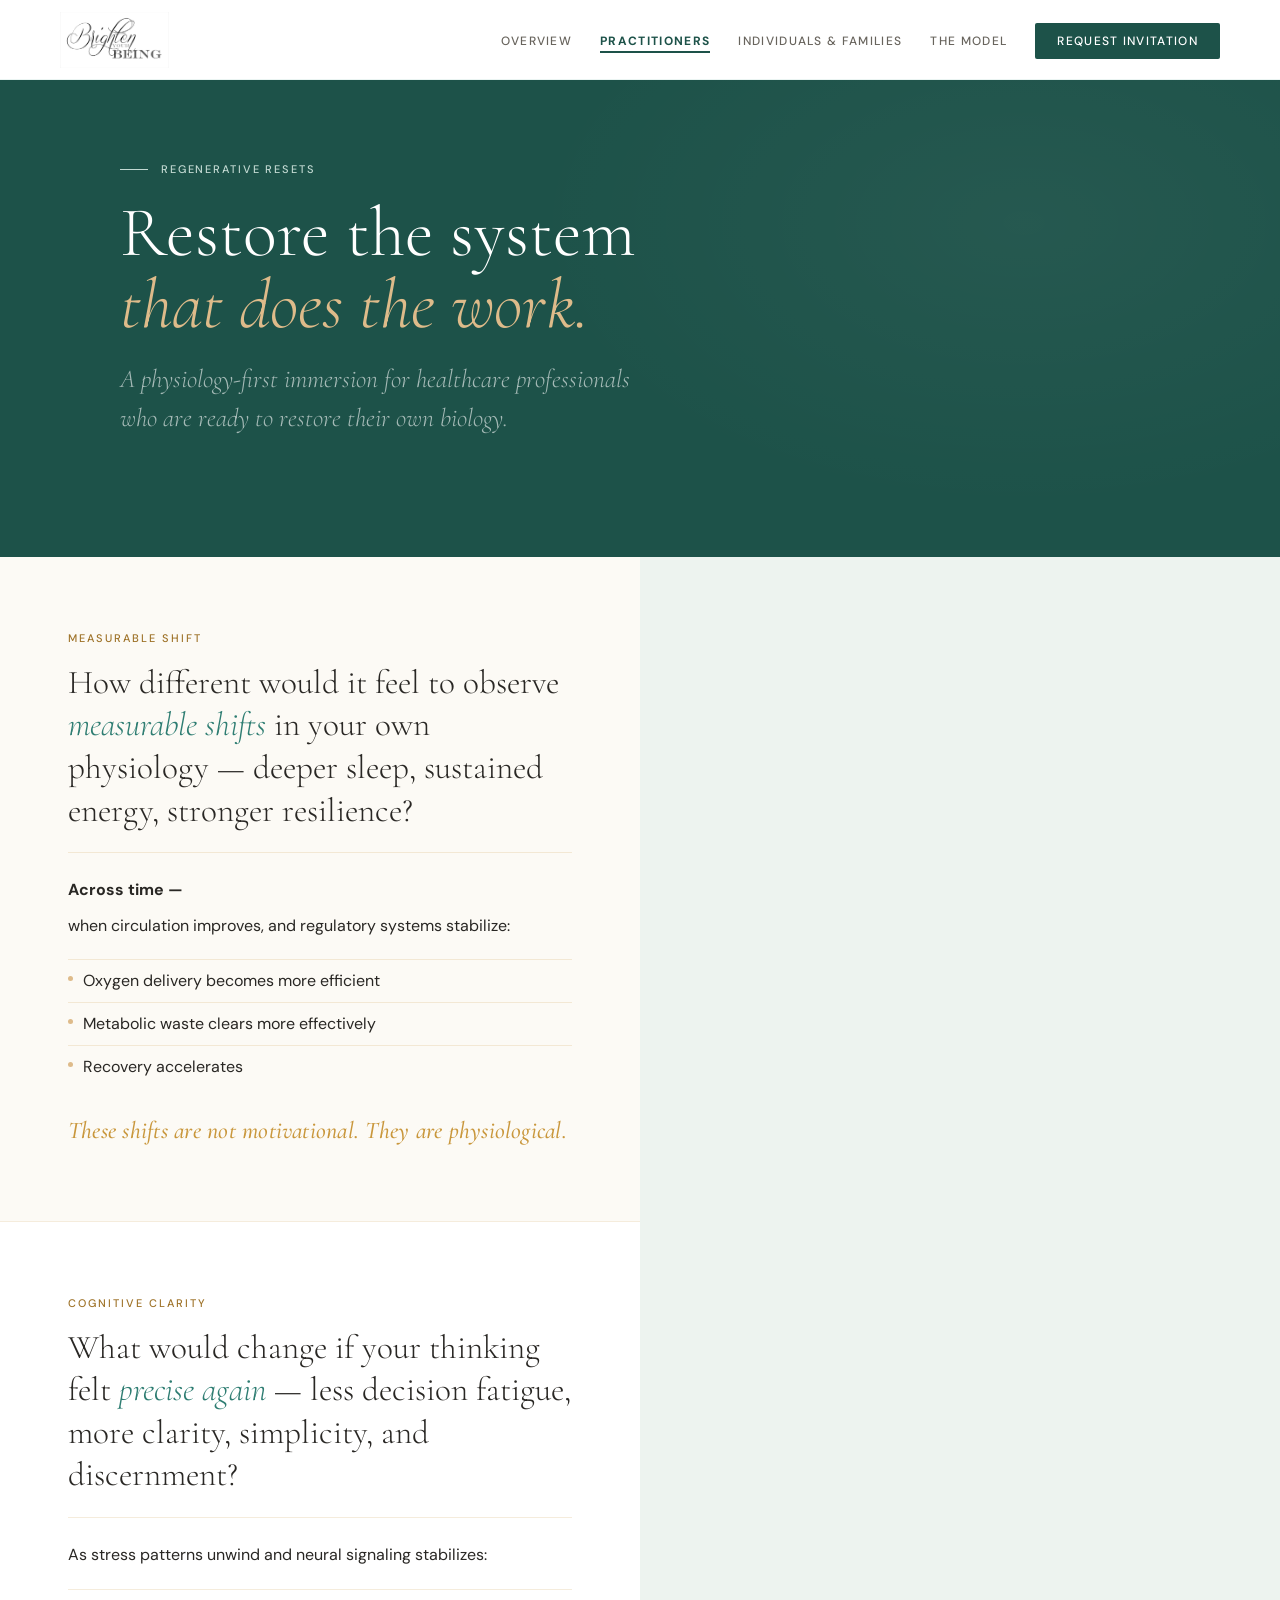
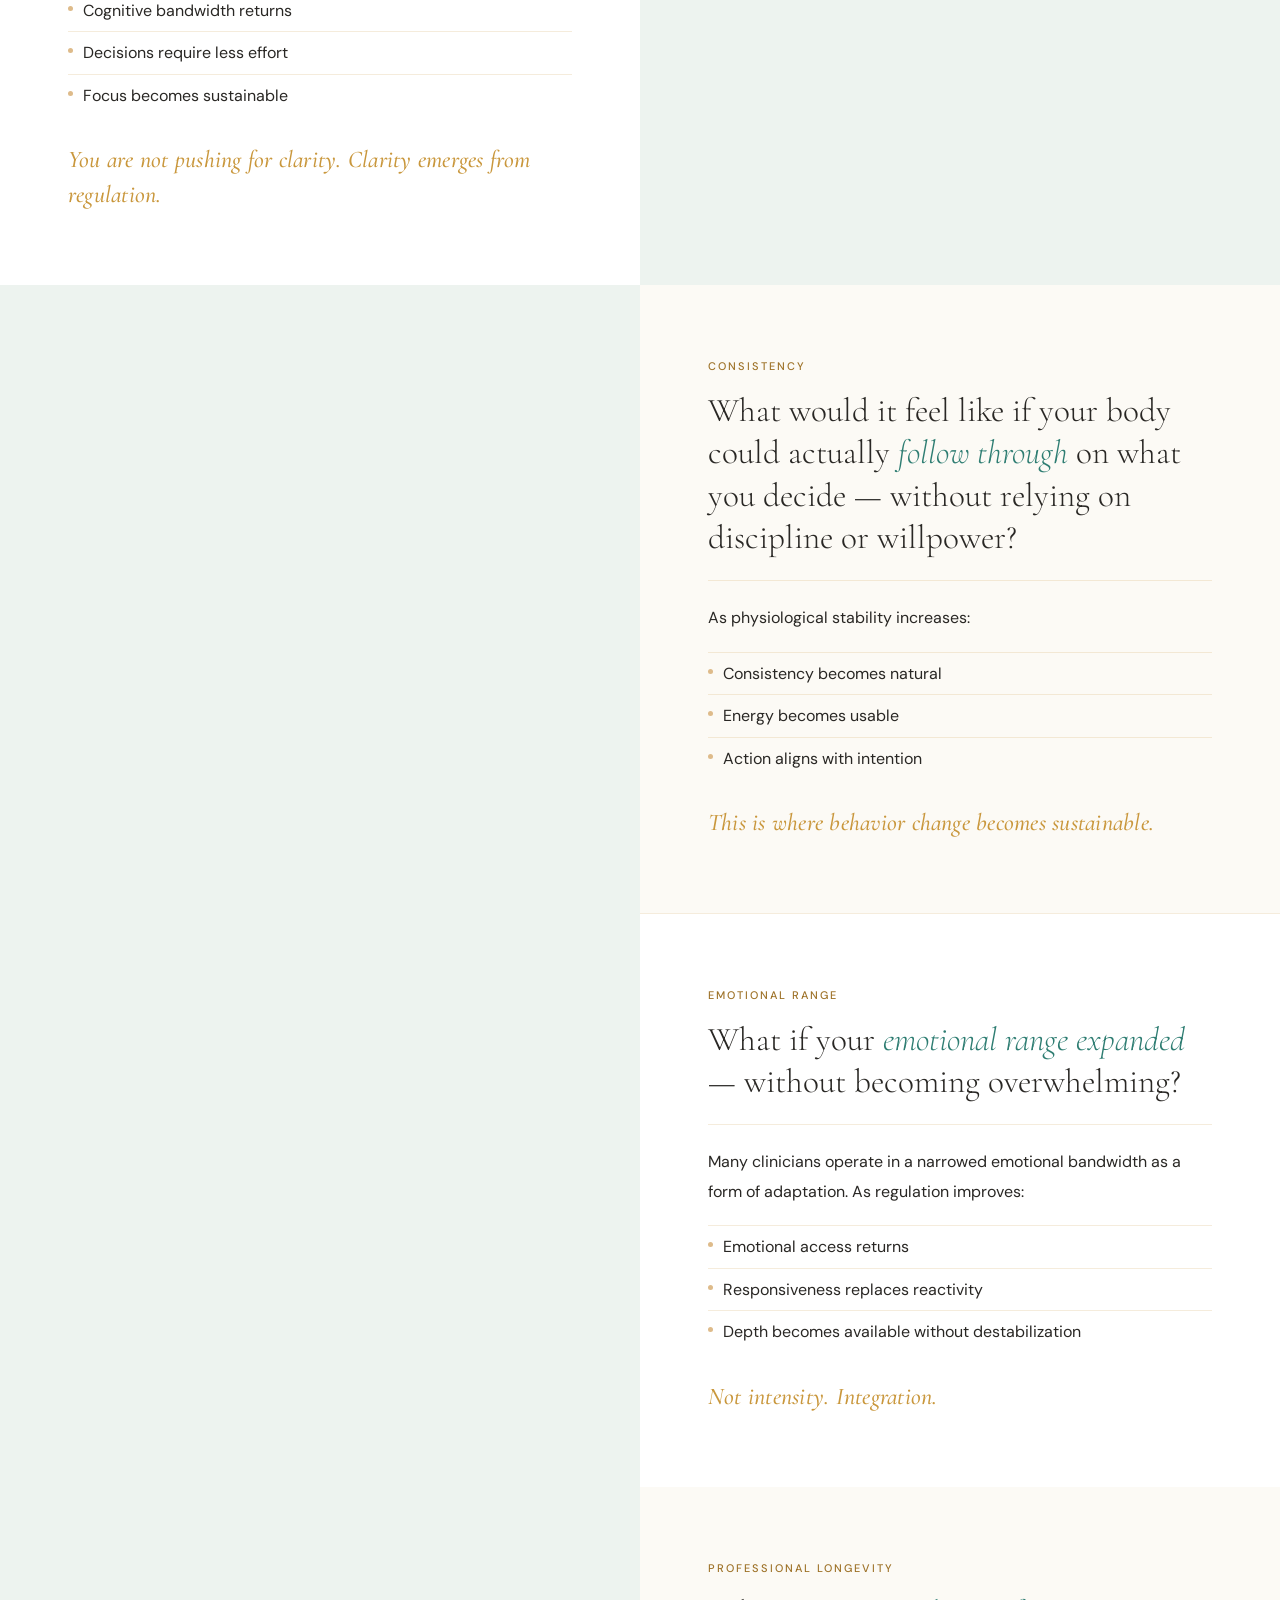
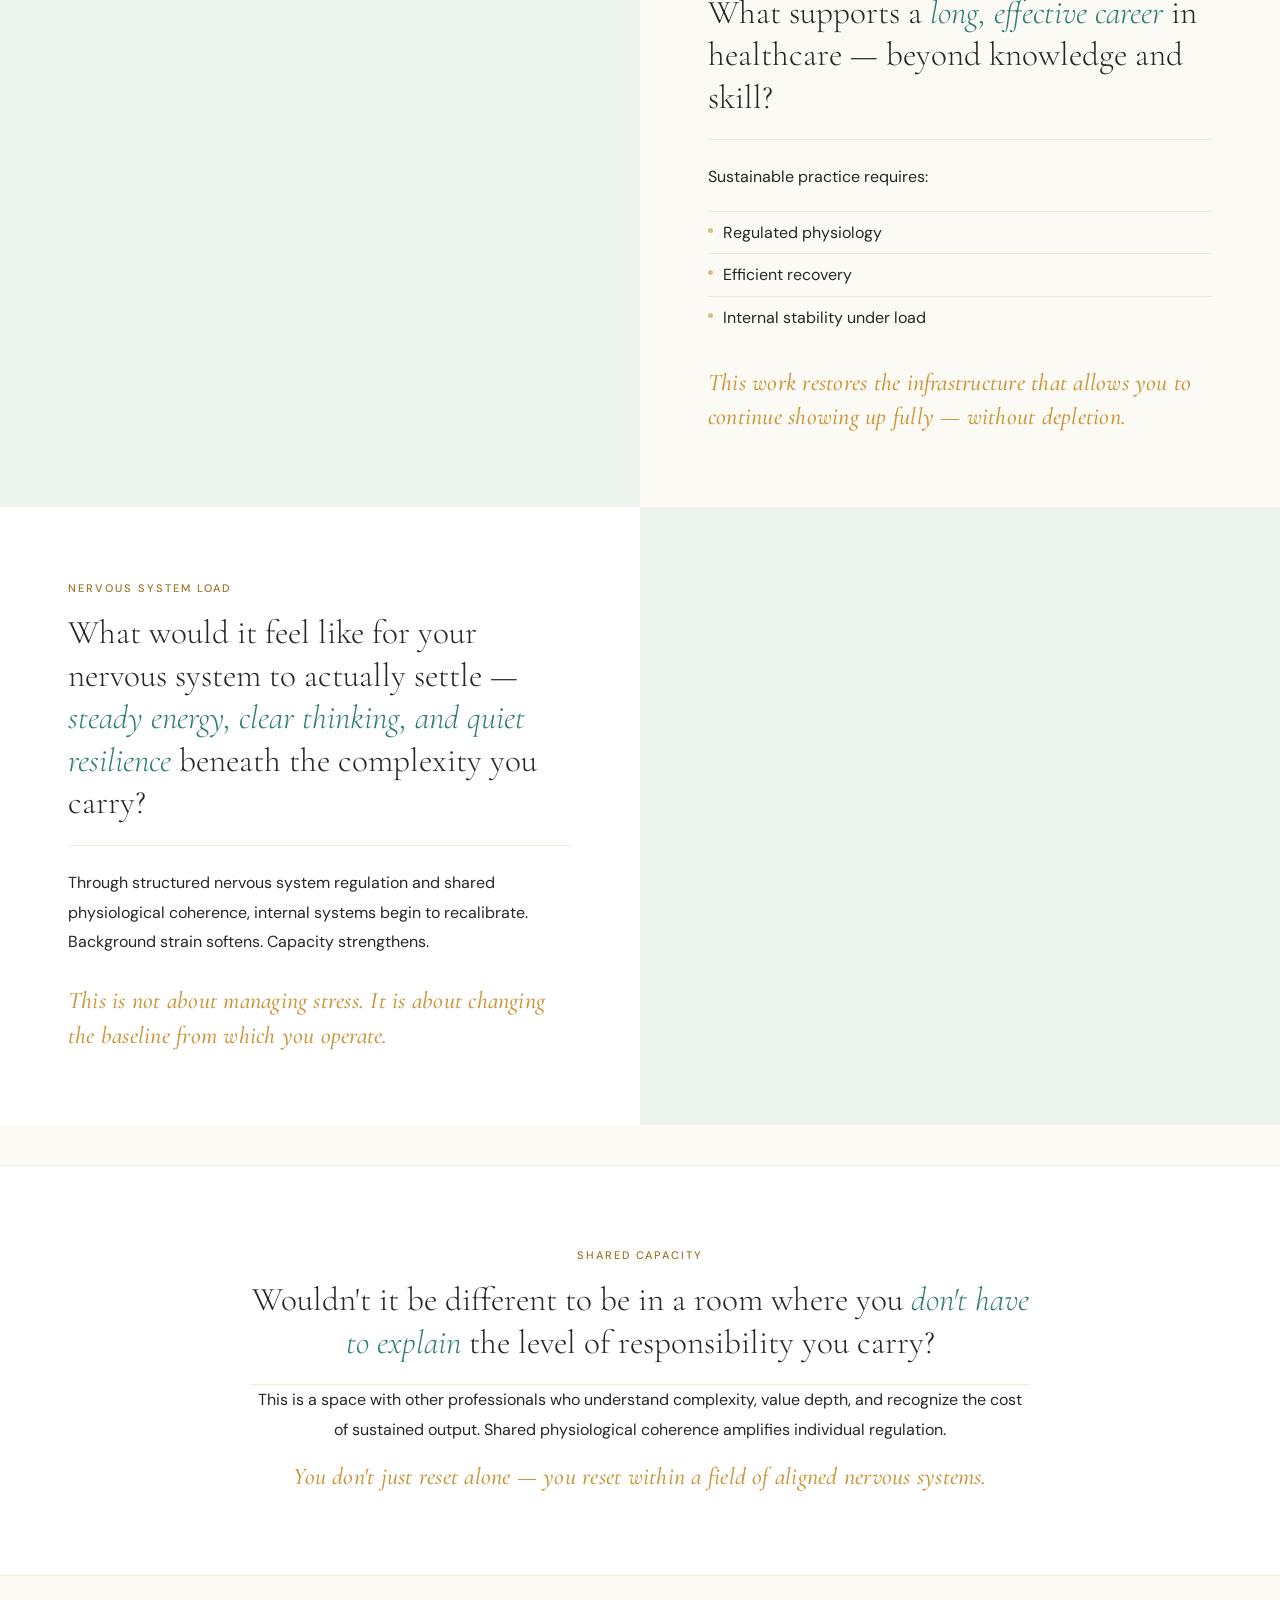
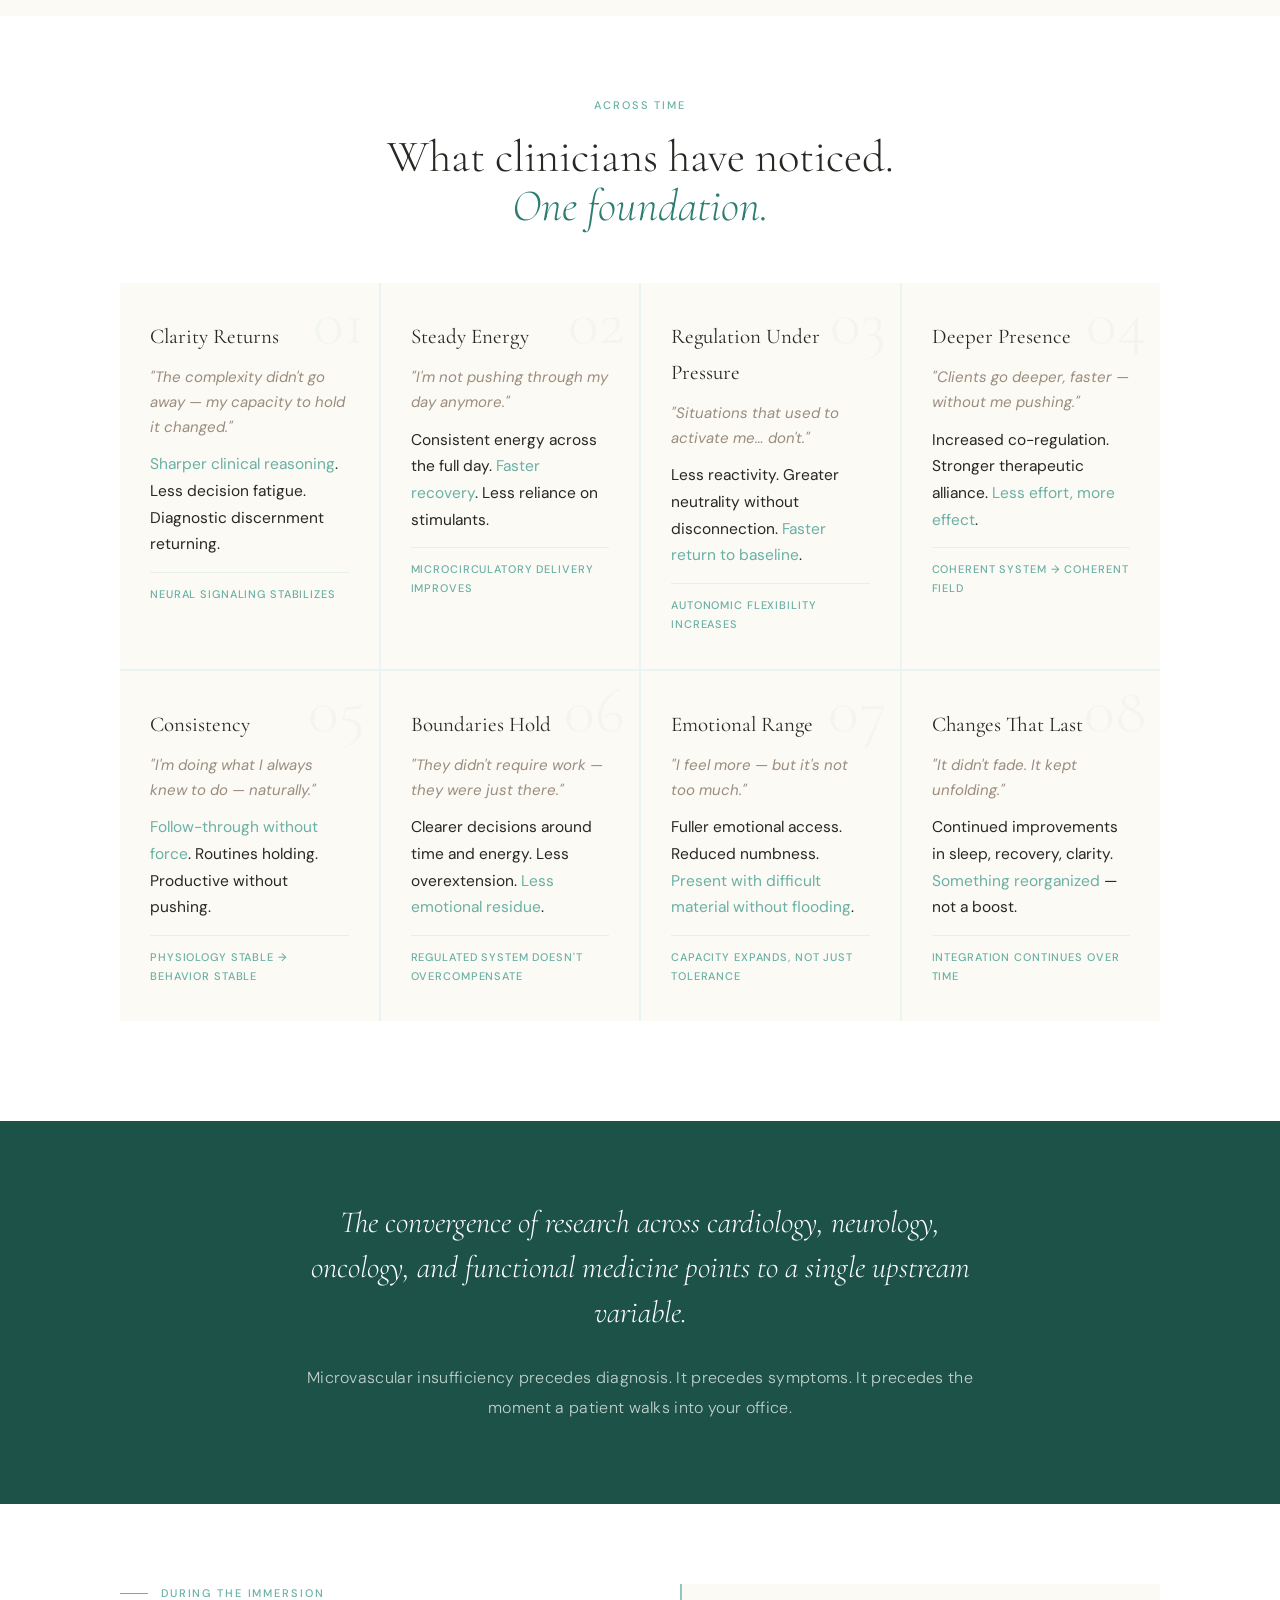
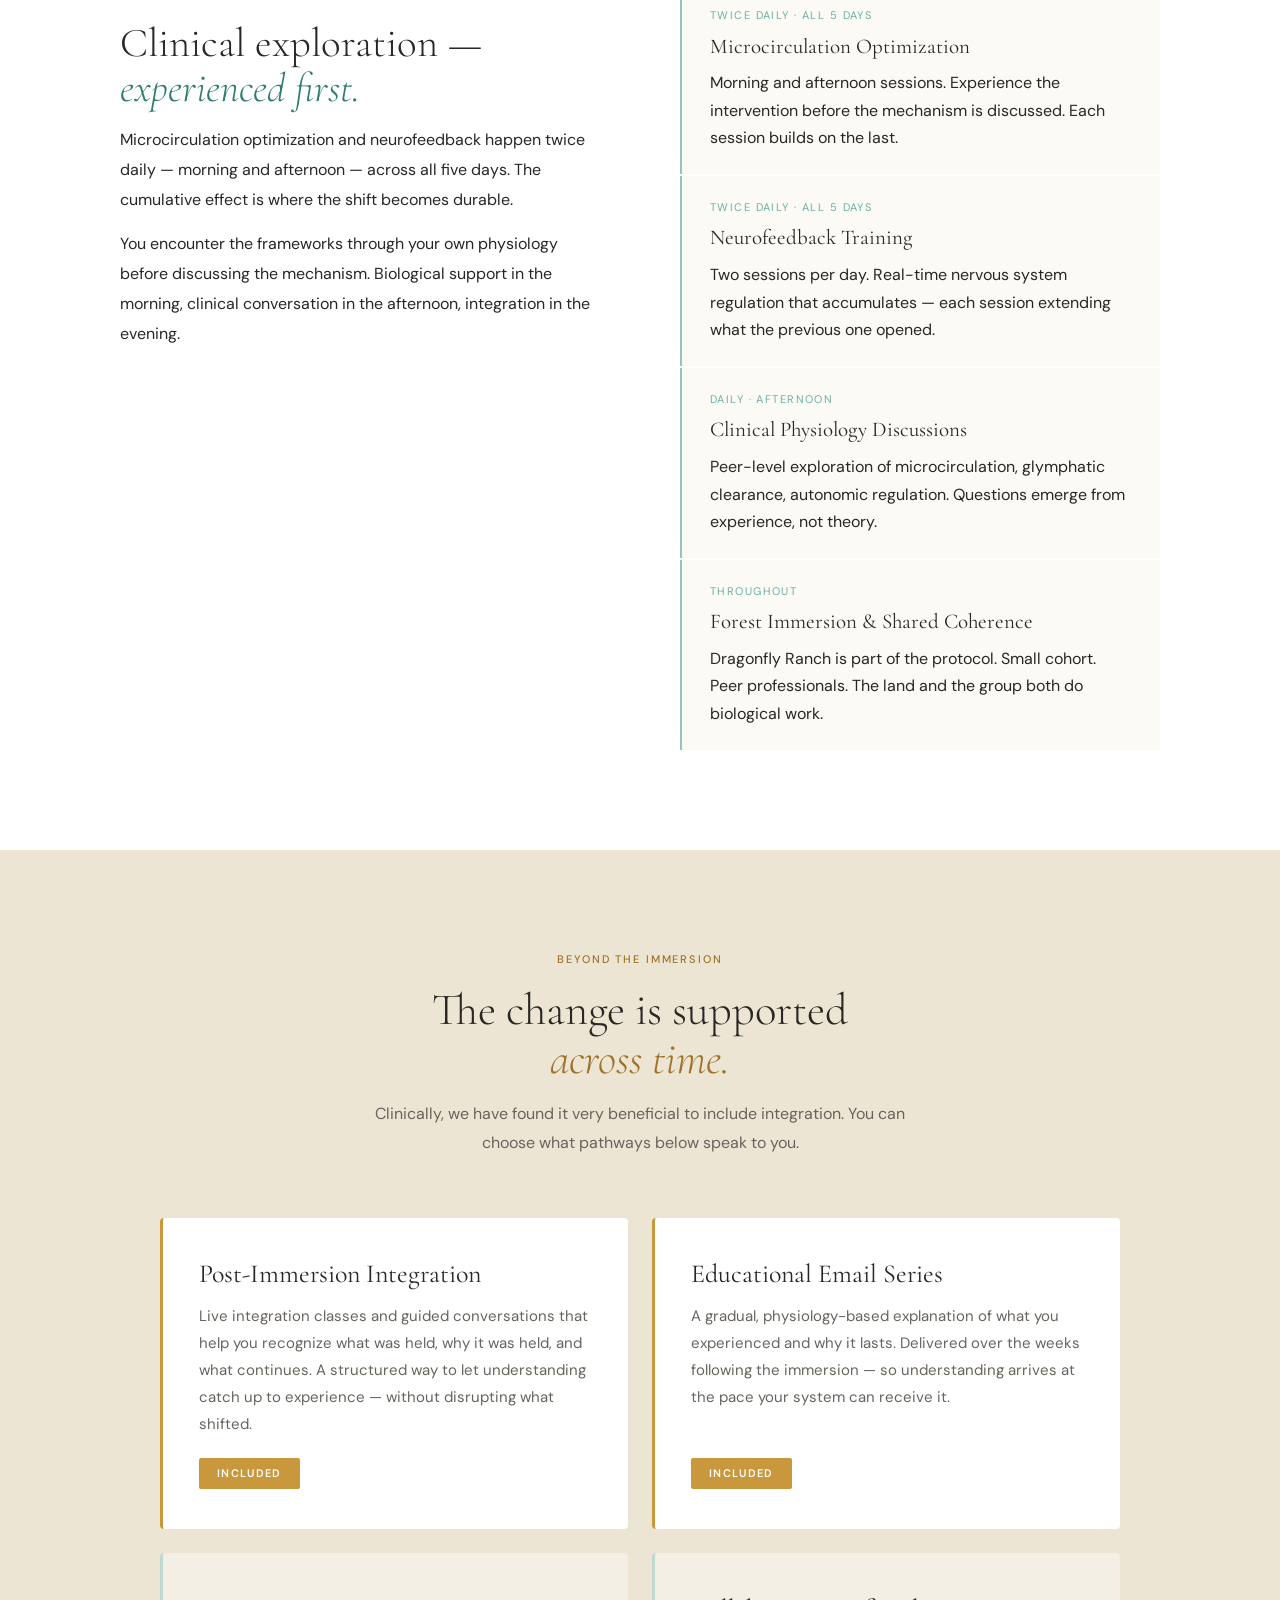
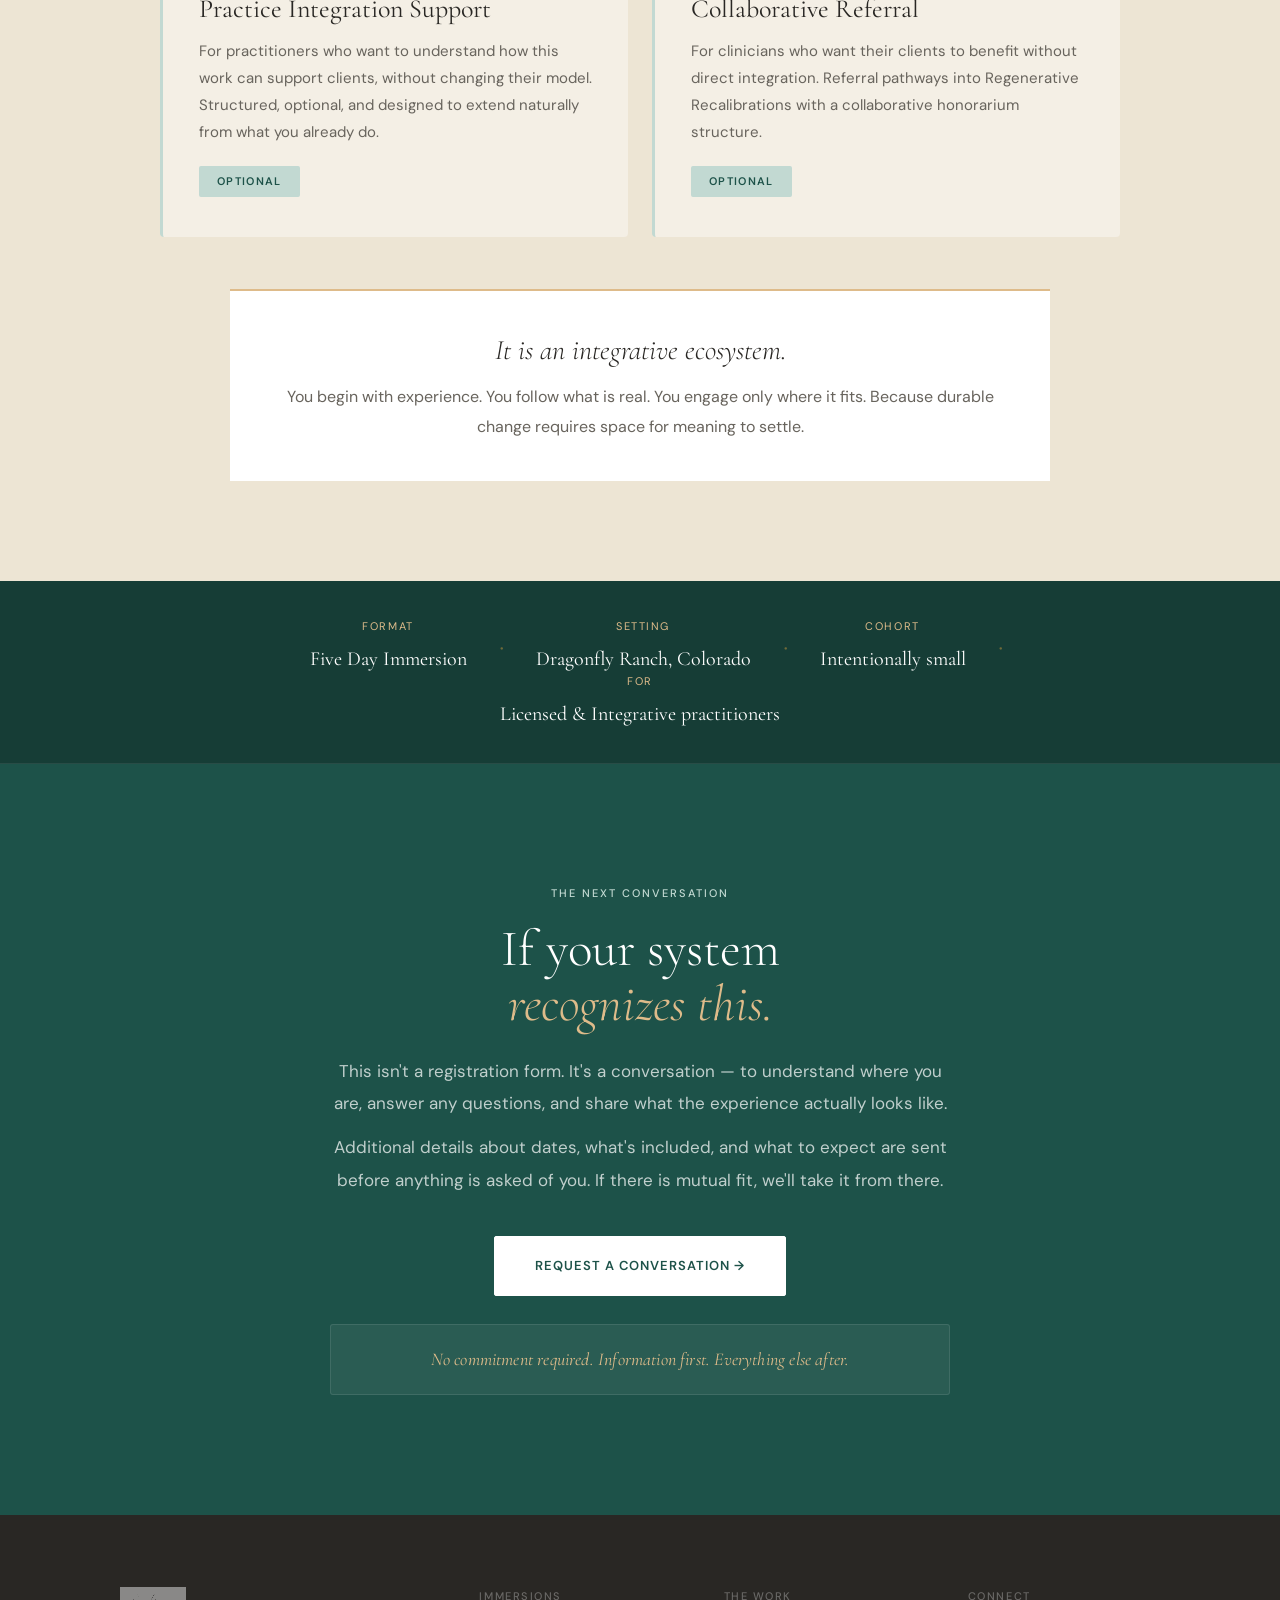
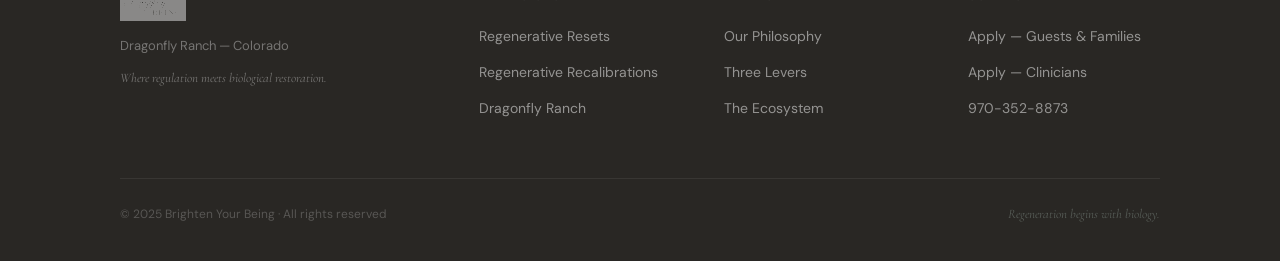
<file: brighten_practitioners.html>
<!DOCTYPE html>
<html lang="en">
<head>
<meta charset="UTF-8">
<meta name="viewport" content="width=device-width, initial-scale=1.0">
<title>Regenerative Resets — Brighten Your Being</title>
<link rel="preconnect" href="https://fonts.googleapis.com">
<link href="https://fonts.googleapis.com/css2?family=Cormorant+Garamond:ital,wght@0,300;0,400;0,500;1,300;1,400;1,500&family=DM+Sans:wght@300;400;500&display=swap" rel="stylesheet">
<style>
:root{
  --cream:#FCFAF5;--cream-mid:#F4EFE5;--cream-deep:#EDE5D4;
  --mist:#EDF3EF;--mist-soft:#DAE8E2;--sage-pale:#C2D9D2;
  --sage-light:#96C4BA;--sage:#6AB0A5;--sage-mid:#429E91;
  --sage-deep:#2E7D72;--sage-dark:#1D5249;
  --gold-pale:#F5ECD9;--gold-light:#DEBB8A;--gold:#C9973C;--gold-deep:#9E7228;
  --taupe:#9B8C7E;--charcoal:#292724;--mid:#68645D;--light:#AAA69F;
  --b-sage:rgba(106,176,165,0.14);--b-gold:rgba(201,151,60,0.18);--white:#FFFFFF;
}
*{margin:0;padding:0;box-sizing:border-box;}html{scroll-behavior:smooth;}
body{font-family:"DM Sans",sans-serif;background:var(--cream);color:var(--charcoal);font-size:16px;line-height:1.7;overflow-x:hidden;}
nav{position:fixed;top:0;left:0;right:0;z-index:200;background:var(--white);border-bottom:1px solid var(--b-sage);padding:0 60px;height:80px;display:flex;align-items:center;justify-content:space-between;}
.nav-logo-img{height:56px;width:auto;display:block;}
.nav-links{display:flex;gap:28px;list-style:none;align-items:center;}
.nav-links a{font-size:12px;font-weight:500;letter-spacing:0.11em;text-transform:uppercase;color:var(--mid);text-decoration:none;transition:color 0.2s;}
.nav-links a:hover{color:var(--sage-dark);}
.nav-current{font-size:12px;font-weight:700;letter-spacing:0.11em;text-transform:uppercase;color:var(--sage-dark);cursor:default;border-bottom:2px solid var(--sage-dark);padding-bottom:2px;}
.nav-cta-p{color:var(--white)!important;background:var(--sage-dark)!important;padding:10px 22px;border-radius:2px;}
.nav-cta-g{color:var(--white)!important;background:var(--gold)!important;padding:10px 22px;border-radius:2px;}
.wrap{max-width:1160px;margin:0 auto;padding:0 60px;}
.fade{opacity:0;transform:translateY(20px);transition:opacity 0.72s ease,transform 0.72s ease;}
.fade.in{opacity:1;transform:translateY(0);}
.eyebrow{font-size:11px;font-weight:500;letter-spacing:0.17em;text-transform:uppercase;color:var(--sage);margin-bottom:18px;display:flex;align-items:center;gap:13px;}
.eyebrow::before{content:"";display:block;width:28px;height:1px;background:var(--sage);}
.eyebrow.gold{color:var(--gold-deep);}
.eyebrow.gold::before{background:var(--gold);}
.eyebrow.lt{color:var(--sage-pale);}
.eyebrow.lt::before{background:var(--sage-pale);}
.eyebrow.c{justify-content:center;}
.eyebrow.c::before{display:none;}
.pg-banner{padding:140px 0 88px;position:relative;overflow:hidden;}
.pg-banner.dark{background:var(--sage-dark);}
.pg-banner.warm{background:var(--gold-pale);}
.pg-banner.dark::before{content:"";position:absolute;inset:0;background:radial-gradient(ellipse 60% 80% at 80% 40%,rgba(255,255,255,0.04) 0%,transparent 65%);}
.pg-h1{font-family:"Cormorant Garamond",serif;font-size:clamp(48px,5.5vw,82px);font-weight:300;line-height:1.02;margin-bottom:20px;}
.pg-banner.dark .pg-h1{color:var(--white);}
.pg-banner.dark .pg-h1 em{font-style:italic;color:var(--gold-light);}
.pg-banner.warm .pg-h1{color:var(--charcoal);}
.pg-banner.warm .pg-h1 em{font-style:italic;color:var(--gold-deep);}
.pg-sub{font-family:"Cormorant Garamond",serif;font-size:clamp(18px,2vw,26px);font-weight:300;font-style:italic;line-height:1.5;}
.pg-banner.dark .pg-sub{color:rgba(255,255,255,0.6);}
.pg-banner.warm .pg-sub{color:var(--taupe);}
.stat-bar{border-bottom:1px solid var(--b-sage);}
.stat-bar.dark{background:#163d36;border-bottom-color:rgba(255,255,255,0.08);}
.stat-bar.warm{background:var(--gold-pale);border-bottom-color:var(--b-gold);}
.stat-flow{display:flex;align-items:center;justify-content:center;gap:0;padding:36px 0;flex-wrap:wrap;}
.stat-item{display:flex;flex-direction:column;align-items:center;gap:6px;padding:0 32px;}
.stat-div{font-family:"Cormorant Garamond",serif;font-size:28px;color:var(--gold);line-height:1;opacity:0.5;}
.stat-grid{display:grid;grid-template-columns:repeat(4,1fr);gap:1px;}
.stat-bar.dark .stat-grid{background:rgba(255,255,255,0.07);}
.stat-bar.warm .stat-grid{background:var(--b-gold);}
.stat-cell{padding:24px 32px;}
.stat-bar.dark .stat-cell{background:rgba(255,255,255,0.04);}
.stat-bar.warm .stat-cell{background:var(--white);}
.stat-lbl{font-size:11px;letter-spacing:0.14em;text-transform:uppercase;margin-bottom:4px;display:block;text-align:center;}
.stat-bar.dark .stat-lbl{color:var(--gold-light);}
.stat-bar.warm .stat-lbl{color:var(--gold-deep);}
.stat-val{font-family:"Cormorant Garamond",serif;font-size:20px;line-height:1.3;display:block;text-align:center;}
.stat-bar.dark .stat-val{color:var(--white);}
.stat-bar.warm .stat-val{color:var(--charcoal);}
.mq{background:var(--sage-dark);padding:14px 0;overflow:hidden;white-space:nowrap;}
.mq-t{display:inline-block;animation:mqs 36s linear infinite;}
.mq-t span{font-family:"Cormorant Garamond",serif;font-size:17px;font-style:italic;color:rgba(255,255,255,0.75);letter-spacing:0.05em;padding:0 36px;}
.mq-t span.d{font-style:normal;color:var(--gold-light);opacity:0.5;padding:0 6px;}
@keyframes mqs{0%{transform:translateX(0);}100%{transform:translateX(-50%);}}
.qa-split{display:grid;grid-template-columns:1fr 1fr;min-height:auto;}
.qa-split.right .qa-space{order:1;}.qa-split.right .qa-content{order:2;}
.qa-split.left .qa-space{order:2;}.qa-split.left .qa-content{order:1;}
.qa-space{min-height:100%;}
.qa-content{display:flex;flex-direction:column;}
.qa-center{max-width:680px;margin:0 auto;padding:0 60px;}
.qa-img{position:relative;overflow:hidden;display:flex;align-items:center;justify-content:center;min-height:480px;}
.qa-img.c1{background:linear-gradient(148deg,var(--cream-mid) 0%,var(--mist-soft) 100%);}
.qa-img.c2{background:linear-gradient(148deg,var(--gold-pale) 0%,var(--cream-deep) 100%);}
.qa-img.c3{background:linear-gradient(148deg,var(--cream) 0%,var(--gold-pale) 100%);}
.qa-img.c4{background:linear-gradient(148deg,var(--mist) 0%,var(--cream-mid) 100%);}
.qa-img .img-lbl{position:absolute;bottom:22px;left:28px;font-size:11px;letter-spacing:0.13em;text-transform:uppercase;color:var(--mid);opacity:0.55;}
.qa-img .ph{opacity:0.12;}
.qa-txt{padding:72px 68px;display:flex;flex-direction:column;justify-content:center;}
.qa-txt.cream{background:var(--cream);}
.qa-txt.white{background:var(--white);}
.qa-txt.gpale{background:var(--gold-pale);}
.qa-txt.cdp{background:var(--cream-deep);}
.qa-topic{font-size:11px;font-weight:500;letter-spacing:0.18em;text-transform:uppercase;color:var(--gold-deep);margin-bottom:14px;}
.qa-q{font-family:"Cormorant Garamond",serif;font-size:clamp(24px,2.6vw,36px);font-weight:300;line-height:1.28;color:var(--charcoal);margin-bottom:22px;padding-bottom:20px;border-bottom:1px solid var(--b-gold);}
.qa-q em{font-style:italic;color:var(--sage-deep);}
.qa-txt.gpale .qa-q em,.qa-txt.cdp .qa-q em{color:var(--gold-deep);}
.qa-ans{font-size:16px;color:var(--charcoal);line-height:1.85;margin-bottom:11px;}
.qa-ans:last-child{margin-bottom:0;}
.qa-list{list-style:none;margin:8px 0 11px;}
.qa-list li{font-size:16px;color:var(--charcoal);padding:8px 0;border-top:1px solid var(--b-gold);display:flex;align-items:flex-start;gap:10px;line-height:1.6;}
.qa-list li::before{content:"";width:5px;height:5px;border-radius:50%;background:var(--gold-light);flex-shrink:0;margin-top:8px;}
.qa-close{font-family:"Cormorant Garamond",serif;font-size:24px;font-weight:500;font-style:italic;color:var(--gold);line-height:1.45;margin-top:16px;letter-spacing:0.01em;}
.tiles-sec{padding:80px 0 100px;}
.tiles-sec.white{background:var(--white);}
.tiles-sec.cream{background:var(--cream);}
.tiles-hd{text-align:center;margin-bottom:52px;}
.tiles-hd h2{font-family:"Cormorant Garamond",serif;font-size:clamp(30px,3.5vw,48px);font-weight:300;color:var(--charcoal);line-height:1.1;}
.tiles-hd h2 em{font-style:italic;color:var(--sage-deep);}
.tiles-sec.cream .tiles-hd h2 em{color:var(--gold-deep);}
.tile-grid{display:grid;grid-template-columns:repeat(4,1fr);gap:2px;background:var(--b-sage);}
.tiles-sec.cream .tile-grid{background:var(--b-gold);}
.tile{padding:36px 30px;position:relative;overflow:hidden;transition:background 0.2s;}
.tiles-sec.white .tile{background:var(--cream);}
.tiles-sec.cream .tile{background:var(--white);}
.tile::before{content:"";position:absolute;top:0;left:0;right:0;height:2px;background:transparent;transition:background 0.3s;}
.tiles-sec.white .tile:hover::before{background:var(--sage);}
.tiles-sec.cream .tile:hover::before{background:var(--gold);}
.tile-n{font-family:"Cormorant Garamond",serif;font-size:64px;font-weight:300;color:rgba(106,176,165,0.06);position:absolute;top:8px;right:14px;line-height:1;pointer-events:none;}
.tiles-sec.cream .tile-n{color:rgba(201,151,60,0.07);}
.tile-title{font-family:"Cormorant Garamond",serif;font-size:21px;font-weight:400;color:var(--charcoal);margin-bottom:10px;position:relative;z-index:1;}
.tile-quote{font-size:15px;font-style:italic;color:var(--taupe);margin-bottom:12px;line-height:1.65;position:relative;z-index:1;}
.tile-body{font-size:15.5px;color:var(--charcoal);line-height:1.72;position:relative;z-index:1;}
.tile-tag{font-size:11px;font-weight:500;letter-spacing:0.08em;text-transform:uppercase;margin-top:14px;padding-top:12px;border-top:1px solid var(--b-sage);position:relative;z-index:1;color:var(--sage);}
.tiles-sec.cream .tile-tag{border-top-color:var(--b-gold);color:var(--gold-deep);}
.dur-sec{padding:80px 0 100px;}
.dur-sec.white{background:var(--white);}
.dur-sec.cream{background:var(--cream);}
.dur-inner{display:grid;grid-template-columns:1fr 1fr;gap:80px;align-items:start;}
.dur-h2{font-family:"Cormorant Garamond",serif;font-size:clamp(28px,3.2vw,46px);font-weight:300;line-height:1.1;margin-bottom:14px;color:var(--charcoal);}
.dur-h2 em{font-style:italic;color:var(--sage-deep);}
.dur-sec.cream .dur-h2 em{color:var(--gold-deep);}
.dur-p{font-size:16px;color:var(--charcoal);line-height:1.88;margin-bottom:14px;}
.dur-items{display:flex;flex-direction:column;gap:2px;}
.dur-item{padding:22px 28px;border-left:2px solid var(--sage-light);}
.dur-sec.white .dur-item{background:var(--cream);}
.dur-sec.cream .dur-item{background:var(--white);border-left-color:var(--gold-light);}
.dur-freq{font-size:11px;letter-spacing:0.13em;text-transform:uppercase;color:var(--sage);margin-bottom:4px;}
.dur-sec.cream .dur-freq{color:var(--gold-deep);}
.dur-t{font-family:"Cormorant Garamond",serif;font-size:21px;font-weight:400;color:var(--charcoal);margin-bottom:5px;}
.dur-b{font-size:16px;color:var(--charcoal);line-height:1.72;}
.pathway-sec{padding:100px 0;background:var(--cream-deep);}
.pathway-hd{max-width:560px;margin:0 auto 60px;text-align:center;}
.pathway-hd h2{font-family:"Cormorant Garamond",serif;font-size:clamp(30px,3.5vw,48px);font-weight:300;color:var(--charcoal);line-height:1.1;margin-bottom:14px;}
.pathway-hd h2 em{font-style:italic;color:var(--gold-deep);}
.pathway-hd p{font-size:16px;color:var(--mid);line-height:1.85;}
.pw-flow{max-width:960px;margin:0 auto;display:grid;grid-template-columns:1fr 1fr;gap:24px;}
.pw-card{padding:40px 36px;border-radius:4px;position:relative;display:flex;flex-direction:column;justify-content:space-between;}
.pw-card.included{background:var(--white);border-left:3px solid var(--gold);}
.pw-card.optional{background:var(--cream-mid);border-left:3px solid var(--sage-pale);}
.pw-card h4{font-family:"Cormorant Garamond",serif;font-size:26px;font-weight:400;color:var(--charcoal);margin-bottom:14px;line-height:1.2;}
.pw-card p{font-size:15px;color:var(--mid);line-height:1.8;margin-bottom:20px;}
.pw-tag{display:inline-block;font-size:11px;font-weight:600;letter-spacing:0.12em;text-transform:uppercase;padding:6px 18px;border-radius:2px;white-space:nowrap;align-self:flex-start;}
.pw-tag.inc{background:var(--gold);color:var(--white);}
.pw-tag.opt{background:var(--sage-pale);color:var(--sage-dark);}
.pw-close{max-width:820px;margin:52px auto 0;padding:40px 48px;background:var(--white);border-top:2px solid var(--gold-light);}
.pw-close h3{font-family:"Cormorant Garamond",serif;font-size:clamp(20px,2.2vw,30px);font-weight:300;font-style:italic;color:var(--charcoal);margin-bottom:12px;line-height:1.4;}
.pw-close p{font-size:16px;color:var(--mid);line-height:1.85;}
.apply-sec{padding:120px 0;text-align:center;}
.apply-sec.dark{background:var(--sage-dark);}
.apply-sec.warm{background:var(--gold-pale);}
.apply-in{max-width:620px;margin:0 auto;}
.apply-eyebrow{font-size:11px;font-weight:500;letter-spacing:0.18em;text-transform:uppercase;margin-bottom:20px;}
.apply-sec.dark .apply-eyebrow{color:var(--sage-pale);}
.apply-sec.warm .apply-eyebrow{color:var(--gold-deep);}
.apply-h2{font-family:"Cormorant Garamond",serif;font-size:clamp(32px,4vw,56px);font-weight:300;line-height:1.06;margin-bottom:24px;}
.apply-sec.dark .apply-h2{color:var(--white);}
.apply-sec.dark .apply-h2 em{font-style:italic;color:var(--gold-light);}
.apply-sec.warm .apply-h2{color:var(--charcoal);}
.apply-sec.warm .apply-h2 em{font-style:italic;color:var(--gold-deep);}
.apply-body{font-size:17px;line-height:1.9;margin-bottom:40px;}
.apply-sec.dark .apply-body{color:rgba(255,255,255,0.72);}
.apply-sec.warm .apply-body{color:var(--mid);}
.apply-body p{margin-bottom:12px;}
.apply-body p:last-child{margin-bottom:0;}
.apply-sub{font-size:18px;font-style:italic;font-family:"Cormorant Garamond",serif;line-height:1.6;margin-top:28px;padding:20px 32px;border-radius:3px;letter-spacing:0.01em;}
.apply-sec.dark .apply-sub{color:var(--gold-light);background:rgba(255,255,255,0.06);border:1px solid rgba(255,255,255,0.1);}
.apply-sec.warm .apply-sub{color:var(--sage-dark);background:var(--white);border:1px solid var(--b-sage);}
.btn-dark{display:inline-block;font-size:13px;font-weight:600;letter-spacing:0.08em;text-transform:uppercase;color:var(--sage-dark);background:var(--white);padding:18px 40px;border-radius:2px;text-decoration:none;border:1px solid var(--white);transition:all 0.25s;}
.btn-dark:hover{background:var(--mist);}
.btn-gold{display:inline-block;font-size:13px;font-weight:600;letter-spacing:0.08em;text-transform:uppercase;color:var(--white);background:var(--gold);padding:18px 40px;border-radius:2px;text-decoration:none;border:1px solid var(--gold);transition:all 0.25s;}
.btn-gold:hover{background:var(--gold-deep);}
footer{background:var(--charcoal);padding:72px 0 36px;}
.f-grid{display:grid;grid-template-columns:1.6fr 1fr 1fr 1fr;gap:52px;margin-bottom:48px;}
.f-brand img{height:34px;width:auto;filter:brightness(2) grayscale(1);opacity:0.45;margin-bottom:14px;display:block;}
.f-brand p{font-size:13px;color:rgba(255,255,255,0.36);line-height:1.7;}
.f-tag{font-family:"Cormorant Garamond",serif;font-style:italic;font-size:15px;color:rgba(194,217,210,0.45);line-height:1.5;margin-top:10px;}
.f-col h5{font-size:11px;font-weight:500;letter-spacing:0.14em;text-transform:uppercase;color:rgba(255,255,255,0.3);margin-bottom:16px;}
.f-col ul{list-style:none;}
.f-col li{margin-bottom:9px;}
.f-col a{font-size:14px;color:rgba(255,255,255,0.5);text-decoration:none;transition:color 0.2s;}
.f-col a:hover{color:var(--sage-pale);}
.f-bot{padding-top:24px;border-top:1px solid rgba(255,255,255,0.07);display:flex;justify-content:space-between;align-items:center;flex-wrap:wrap;gap:10px;}
.f-bot p{font-size:12px;color:rgba(255,255,255,0.22);}
.f-bot span{font-family:"Cormorant Garamond",serif;font-style:italic;font-size:13px;color:rgba(194,217,210,0.3);}
@media(max-width:900px){nav{padding:0 20px;}.nav-links{display:none;}.wrap{padding:0 20px;}.qa-split,.dur-inner,.tile-grid,.pw-flow{grid-template-columns:1fr;}.qa-space{display:none;}.stat-grid{grid-template-columns:1fr 1fr;}.f-grid{grid-template-columns:1fr 1fr;}.pg-banner{padding:96px 0 56px;}}
</style>
</head>
<body>
<nav>
  <a href="index.html">
    <img src="Brighten_Your_Being_Logo.png" alt="Brighten Your Being" class="nav-logo-img">
  </a>
  <ul class="nav-links">
    <li><a href="index.html">Overview</a></li>
    <li><span class="nav-current">Practitioners</span></li>
    <li><a href="brighten_guests.html">Individuals &amp; Families</a></li>
    <li><a href="brighten-system.html">The Model</a></li>
    <li><a href="#prac-apply" class="nav-cta-p">Request Invitation</a></li>
  </ul>
</nav>

<div class="pg-banner dark" style="padding:160px 0 120px;">
  <div class="wrap"><div class="fade" style="text-align:left;max-width:700px;margin-right:auto;margin-left:0;">
    <div class="eyebrow lt">Regenerative Resets</div>
    <h1 class="pg-h1">Restore the system<br><em>that does the work.</em></h1>
    <p class="pg-sub">A physiology-first immersion for healthcare professionals<br>who are ready to restore their own biology.</p>
  </div></div>
</div>
</div>

<!-- Q2+Q3: LEFT SIDE, PAIRED -->
<div class="qa-split left fade">
  <div class="qa-content">
    <div class="qa-txt cream">
      <div class="qa-topic">Measurable Shift</div>
      <p class="qa-q">How different would it feel to observe <em>measurable shifts</em> in your own physiology — deeper sleep, sustained energy, stronger resilience?</p>
      <p class="qa-ans"><strong style="display:block;margin-bottom:6px;">Across time —</strong>when circulation improves, and regulatory systems stabilize:</p>
      <ul class="qa-list"><li>Oxygen delivery becomes more efficient</li><li>Metabolic waste clears more effectively</li><li>Recovery accelerates</li></ul>
      <p class="qa-close">These shifts are not motivational. They are physiological.</p>
    </div>
    <div class="qa-txt white" style="border-top:1px solid var(--b-gold);">
      <div class="qa-topic">Cognitive Clarity</div>
      <p class="qa-q">What would change if your thinking felt <em>precise again</em> — less decision fatigue, more clarity, simplicity, and discernment?</p>
      <p class="qa-ans">As stress patterns unwind and neural signaling stabilizes:</p>
      <ul class="qa-list"><li>Cognitive bandwidth returns</li><li>Decisions require less effort</li><li>Focus becomes sustainable</li></ul>
      <p class="qa-close">You are not pushing for clarity. Clarity emerges from regulation.</p>
    </div>
  </div>
  <div class="qa-space" style="background:var(--mist);"></div>
</div>

<!-- Q4+Q5: RIGHT SIDE, PAIRED -->
<div class="qa-split right fade">
  <div class="qa-space" style="background:var(--mist);"></div>
  <div class="qa-content">
    <div class="qa-txt cream">
      <div class="qa-topic">Consistency</div>
      <p class="qa-q">What would it feel like if your body could actually <em>follow through</em> on what you decide — without relying on discipline or willpower?</p>
      <p class="qa-ans">As physiological stability increases:</p>
      <ul class="qa-list"><li>Consistency becomes natural</li><li>Energy becomes usable</li><li>Action aligns with intention</li></ul>
      <p class="qa-close">This is where behavior change becomes sustainable.</p>
    </div>
    <div class="qa-txt white" style="border-top:1px solid var(--b-gold);">
      <div class="qa-topic">Emotional Range</div>
      <p class="qa-q">What if your <em>emotional range expanded</em> — without becoming overwhelming?</p>
      <p class="qa-ans">Many clinicians operate in a narrowed emotional bandwidth as a form of adaptation. As regulation improves:</p>
      <ul class="qa-list"><li>Emotional access returns</li><li>Responsiveness replaces reactivity</li><li>Depth becomes available without destabilization</li></ul>
      <p class="qa-close">Not intensity. Integration.</p>
    </div>
  </div>
</div>

<!-- Q6: RIGHT SIDE, SOLO -->
<div class="qa-split right fade">
  <div class="qa-space" style="background:var(--mist);"></div>
  <div class="qa-content">
    <div class="qa-txt cream">
      <div class="qa-topic">Professional Longevity</div>
      <p class="qa-q">What supports a <em>long, effective career</em> in healthcare — beyond knowledge and skill?</p>
      <p class="qa-ans">Sustainable practice requires:</p>
      <ul class="qa-list"><li>Regulated physiology</li><li>Efficient recovery</li><li>Internal stability under load</li></ul>
      <p class="qa-close">This work restores the infrastructure that allows you to continue showing up fully — without depletion.</p>
    </div>
  </div>
</div>

<!-- NERVOUS SYSTEM LOAD — after Professional Longevity -->
<div class="qa-split left fade">
  <div class="qa-content">
    <div class="qa-txt white">
      <div class="qa-topic">Nervous System Load</div>
      <p class="qa-q">What would it feel like for your nervous system to actually settle — <em>steady energy, clear thinking, and quiet resilience</em> beneath the complexity you carry?</p>
      <p class="qa-ans">Through structured nervous system regulation and shared physiological coherence, internal systems begin to recalibrate. Background strain softens. Capacity strengthens.</p>
      <p class="qa-close">This is not about managing stress. It is about changing the baseline from which you operate.</p>
    </div>
  </div>
  <div class="qa-space" style="background:var(--mist);"></div>
</div>

<!-- Q7: FULL WIDTH, CENTERED -->
<div class="fade" style="background:var(--white);border-top:1px solid var(--b-gold);border-bottom:1px solid var(--b-gold);margin:40px 0;padding:80px 60px;text-align:center;">
    <div class="qa-topic" style="text-align:center;">Shared Capacity</div>
    <p class="qa-q" style="text-align:center;max-width:780px;margin:0 auto;">Wouldn't it be different to be in a room where you <em>don't have to explain</em> the level of responsibility you carry?</p>
    <p class="qa-ans" style="text-align:center;max-width:780px;margin:0 auto;">This is a space with other professionals who understand complexity, value depth, and recognize the cost of sustained output. Shared physiological coherence amplifies individual regulation.</p>
    <p class="qa-close" style="text-align:center;">You don't just reset alone — you reset within a field of aligned nervous systems.</p>
</div>

<div class="tiles-sec white">
  <div class="wrap">
    <div class="tiles-hd fade"><div class="eyebrow c">Across Time</div><h2>What clinicians have noticed.<br><em>One foundation.</em></h2></div>
    <div class="tile-grid fade">
      <div class="tile"><div class="tile-n">01</div><div class="tile-title">Clarity Returns</div><div class="tile-quote">"The complexity didn't go away — my capacity to hold it changed."</div><div class="tile-body"><span style="color:var(--sage);">Sharper clinical reasoning</span>. Less decision fatigue. Diagnostic discernment returning.</div><div class="tile-tag">Neural signaling stabilizes</div></div>
      <div class="tile"><div class="tile-n">02</div><div class="tile-title">Steady Energy</div><div class="tile-quote">"I'm not pushing through my day anymore."</div><div class="tile-body">Consistent energy across the full day. <span style="color:var(--sage);">Faster recovery</span>. Less reliance on stimulants.</div><div class="tile-tag">Microcirculatory delivery improves</div></div>
      <div class="tile"><div class="tile-n">03</div><div class="tile-title">Regulation Under Pressure</div><div class="tile-quote">"Situations that used to activate me… don't."</div><div class="tile-body">Less reactivity. Greater neutrality without disconnection. <span style="color:var(--sage);">Faster return to baseline</span>.</div><div class="tile-tag">Autonomic flexibility increases</div></div>
      <div class="tile"><div class="tile-n">04</div><div class="tile-title">Deeper Presence</div><div class="tile-quote">"Clients go deeper, faster — without me pushing."</div><div class="tile-body">Increased co-regulation. Stronger therapeutic alliance. <span style="color:var(--sage);">Less effort, more effect</span>.</div><div class="tile-tag">Coherent system → coherent field</div></div>
      <div class="tile"><div class="tile-n">05</div><div class="tile-title">Consistency</div><div class="tile-quote">"I'm doing what I always knew to do — naturally."</div><div class="tile-body"><span style="color:var(--sage);">Follow-through without force</span>. Routines holding. Productive without pushing.</div><div class="tile-tag">Physiology stable → behavior stable</div></div>
      <div class="tile"><div class="tile-n">06</div><div class="tile-title">Boundaries Hold</div><div class="tile-quote">"They didn't require work — they were just there."</div><div class="tile-body">Clearer decisions around time and energy. Less overextension. <span style="color:var(--sage);">Less emotional residue</span>.</div><div class="tile-tag">Regulated system doesn't overcompensate</div></div>
      <div class="tile"><div class="tile-n">07</div><div class="tile-title">Emotional Range</div><div class="tile-quote">"I feel more — but it's not too much."</div><div class="tile-body">Fuller emotional access. Reduced numbness. <span style="color:var(--sage);">Present with difficult material without flooding</span>.</div><div class="tile-tag">Capacity expands, not just tolerance</div></div>
      <div class="tile"><div class="tile-n">08</div><div class="tile-title">Changes That Last</div><div class="tile-quote">"It didn't fade. It kept unfolding."</div><div class="tile-body">Continued improvements in sleep, recovery, clarity. <span style="color:var(--sage);">Something reorganized</span> — not a boost.</div><div class="tile-tag">Integration continues over time</div></div>
    </div>
  </div>
</div>

<div class="fade" style="background:var(--sage-dark);padding:80px 60px;text-align:center;">
  <div class="wrap" style="max-width:820px;">
    <p style="font-family:'Cormorant Garamond',serif;font-size:clamp(20px,2.4vw,32px);font-weight:300;font-style:italic;color:var(--white);line-height:1.45;margin-bottom:28px;">The convergence of research across cardiology, neurology, oncology, and functional medicine points to a single upstream variable.</p>
    <p style="font-size:16px;font-weight:300;color:rgba(237,243,239,0.78);line-height:1.9;letter-spacing:0.02em;">Microvascular insufficiency precedes diagnosis. It precedes symptoms. It precedes the moment a patient walks into your office.</p>
  </div>
</div>

<div class="dur-sec white">
  <div class="wrap"><div class="dur-inner">
    <div class="fade">
      <div class="eyebrow">During the Immersion</div>
      <h2 class="dur-h2">Clinical exploration —<br><em>experienced first.</em></h2>
      <p class="dur-p">Microcirculation optimization and neurofeedback happen twice daily — morning and afternoon — across all five days. The cumulative effect is where the shift becomes durable.</p>
      <p class="dur-p">You encounter the frameworks through your own physiology before discussing the mechanism. Biological support in the morning, clinical conversation in the afternoon, integration in the evening.</p>
    </div>
    <div class="dur-items fade">
      <div class="dur-item"><div class="dur-freq">Twice Daily · All 5 Days</div><div class="dur-t">Microcirculation Optimization</div><div class="dur-b">Morning and afternoon sessions. Experience the intervention before the mechanism is discussed. Each session builds on the last.</div></div>
      <div class="dur-item"><div class="dur-freq">Twice Daily · All 5 Days</div><div class="dur-t">Neurofeedback Training</div><div class="dur-b">Two sessions per day. Real-time nervous system regulation that accumulates — each session extending what the previous one opened.</div></div>
      <div class="dur-item"><div class="dur-freq">Daily · Afternoon</div><div class="dur-t">Clinical Physiology Discussions</div><div class="dur-b">Peer-level exploration of microcirculation, glymphatic clearance, autonomic regulation. Questions emerge from experience, not theory.</div></div>
      <div class="dur-item"><div class="dur-freq">Throughout</div><div class="dur-t">Forest Immersion &amp; Shared Coherence</div><div class="dur-b">Dragonfly Ranch is part of the protocol. Small cohort. Peer professionals. The land and the group both do biological work.</div></div>
    </div>
  </div></div>
</div>

<div class="pathway-sec">
  <div class="wrap">
    <div class="pathway-hd fade">
      <div class="eyebrow gold c">Beyond the Immersion</div>
      <h2>The change is supported<br><em>across time.</em></h2>
      <p>Clinically, we have found it very beneficial to include integration. You can choose what pathways below speak to you.</p>
    </div>
    <div class="pw-flow fade">
      <div class="pw-card included">
        <div><h4>Post-Immersion Integration</h4><p>Live integration classes and guided conversations that help you recognize what was held, why it was held, and what continues. A structured way to let understanding catch up to experience — without disrupting what shifted.</p></div>
        <div class="pw-tag inc">Included</div>
      </div>
      <div class="pw-card included">
        <div><h4>Educational Email Series</h4><p>A gradual, physiology-based explanation of what you experienced and why it lasts. Delivered over the weeks following the immersion — so understanding arrives at the pace your system can receive it.</p></div>
        <div class="pw-tag inc">Included</div>
      </div>
      <div class="pw-card optional">
        <div><h4>Practice Integration Support</h4><p>For practitioners who want to understand how this work can support clients, without changing their model. Structured, optional, and designed to extend naturally from what you already do.</p></div>
        <div class="pw-tag opt">Optional</div>
      </div>
      <div class="pw-card optional">
        <div><h4>Collaborative Referral</h4><p>For clinicians who want their clients to benefit without direct integration. Referral pathways into Regenerative Recalibrations with a collaborative honorarium structure.</p></div>
        <div class="pw-tag opt">Optional</div>
      </div>
    </div>
    <div class="pw-close fade" style="text-align:center;">
      <h3>It is an integrative ecosystem.</h3>
      <p>You begin with experience. You follow what is real. You engage only where it fits. Because durable change requires space for meaning to settle.</p>
    </div>
  </div>
</div>

<div class="stat-bar dark"><div class="wrap">
  <div class="stat-flow">
    <div class="stat-item"><span class="stat-lbl">Format</span><span class="stat-val">Five Day Immersion</span></div>
    <span class="stat-div">·</span>
    <div class="stat-item"><span class="stat-lbl">Setting</span><span class="stat-val">Dragonfly Ranch, Colorado</span></div>
    <span class="stat-div">·</span>
    <div class="stat-item"><span class="stat-lbl">Cohort</span><span class="stat-val">Intentionally small</span></div>
    <span class="stat-div">·</span>
    <div class="stat-item"><span class="stat-lbl">For</span><span class="stat-val">Licensed &amp; Integrative practitioners</span></div>
  </div>
</div></div>

<div class="apply-sec dark" id="prac-apply">
  <div class="wrap"><div class="apply-in fade">
    <div class="apply-eyebrow">The Next Conversation</div>
    <h2 class="apply-h2">If your system<br><em>recognizes this.</em></h2>
    <div class="apply-body">
      <p>This isn't a registration form. It's a conversation — to understand where you are, answer any questions, and share what the experience actually looks like.</p>
      <p>Additional details about dates, what's included, and what to expect are sent before anything is asked of you. If there is mutual fit, we'll take it from there.</p>
    </div>
    <a href="#" class="btn-dark">Request a Conversation &#8594;</a>
    <p class="apply-sub">No commitment required. Information first. Everything else after.</p>
  </div></div>
</div>
<footer>
  <div class="wrap">
    <div class="f-grid">
      <div class="f-brand">
        <img src="Brighten_Your_Being_Logo.png" alt="Brighten Your Being">
        <p>Dragonfly Ranch — Colorado</p>
        <p class="f-tag">Where regulation meets biological restoration.</p>
      </div>
      <div class="f-col"><h5>Immersions</h5><ul><li><a href="brighten_practitioners.html">Regenerative Resets</a></li><li><a href="brighten_guests.html">Regenerative Recalibrations</a></li><li><a href="index.html">Dragonfly Ranch</a></li></ul></div>
      <div class="f-col"><h5>The Work</h5><ul><li><a href="index.html">Our Philosophy</a></li><li><a href="index.html">Three Levers</a></li><li><a href="index.html#apply">The Ecosystem</a></li></ul></div>
      <div class="f-col"><h5>Connect</h5><ul><li><a href="brighten_guests.html#guest-apply">Apply — Guests &amp; Families</a></li><li><a href="brighten_practitioners.html#prac-apply">Apply — Clinicians</a></li><li><a href="#">970-352-8873</a></li></ul></div>
    </div>
    <div class="f-bot"><p>&copy; 2025 Brighten Your Being &middot; All rights reserved</p><span>Regeneration begins with biology.</span></div>
  </div>
</footer>
<script>
const obs=new IntersectionObserver(function(es){es.forEach(function(e,i){if(e.isIntersecting)setTimeout(function(){e.target.classList.add("in");},i*80);});},{threshold:0.07});
document.querySelectorAll(".fade").forEach(function(el){obs.observe(el);});
</script>
</body>
</html>
</file>
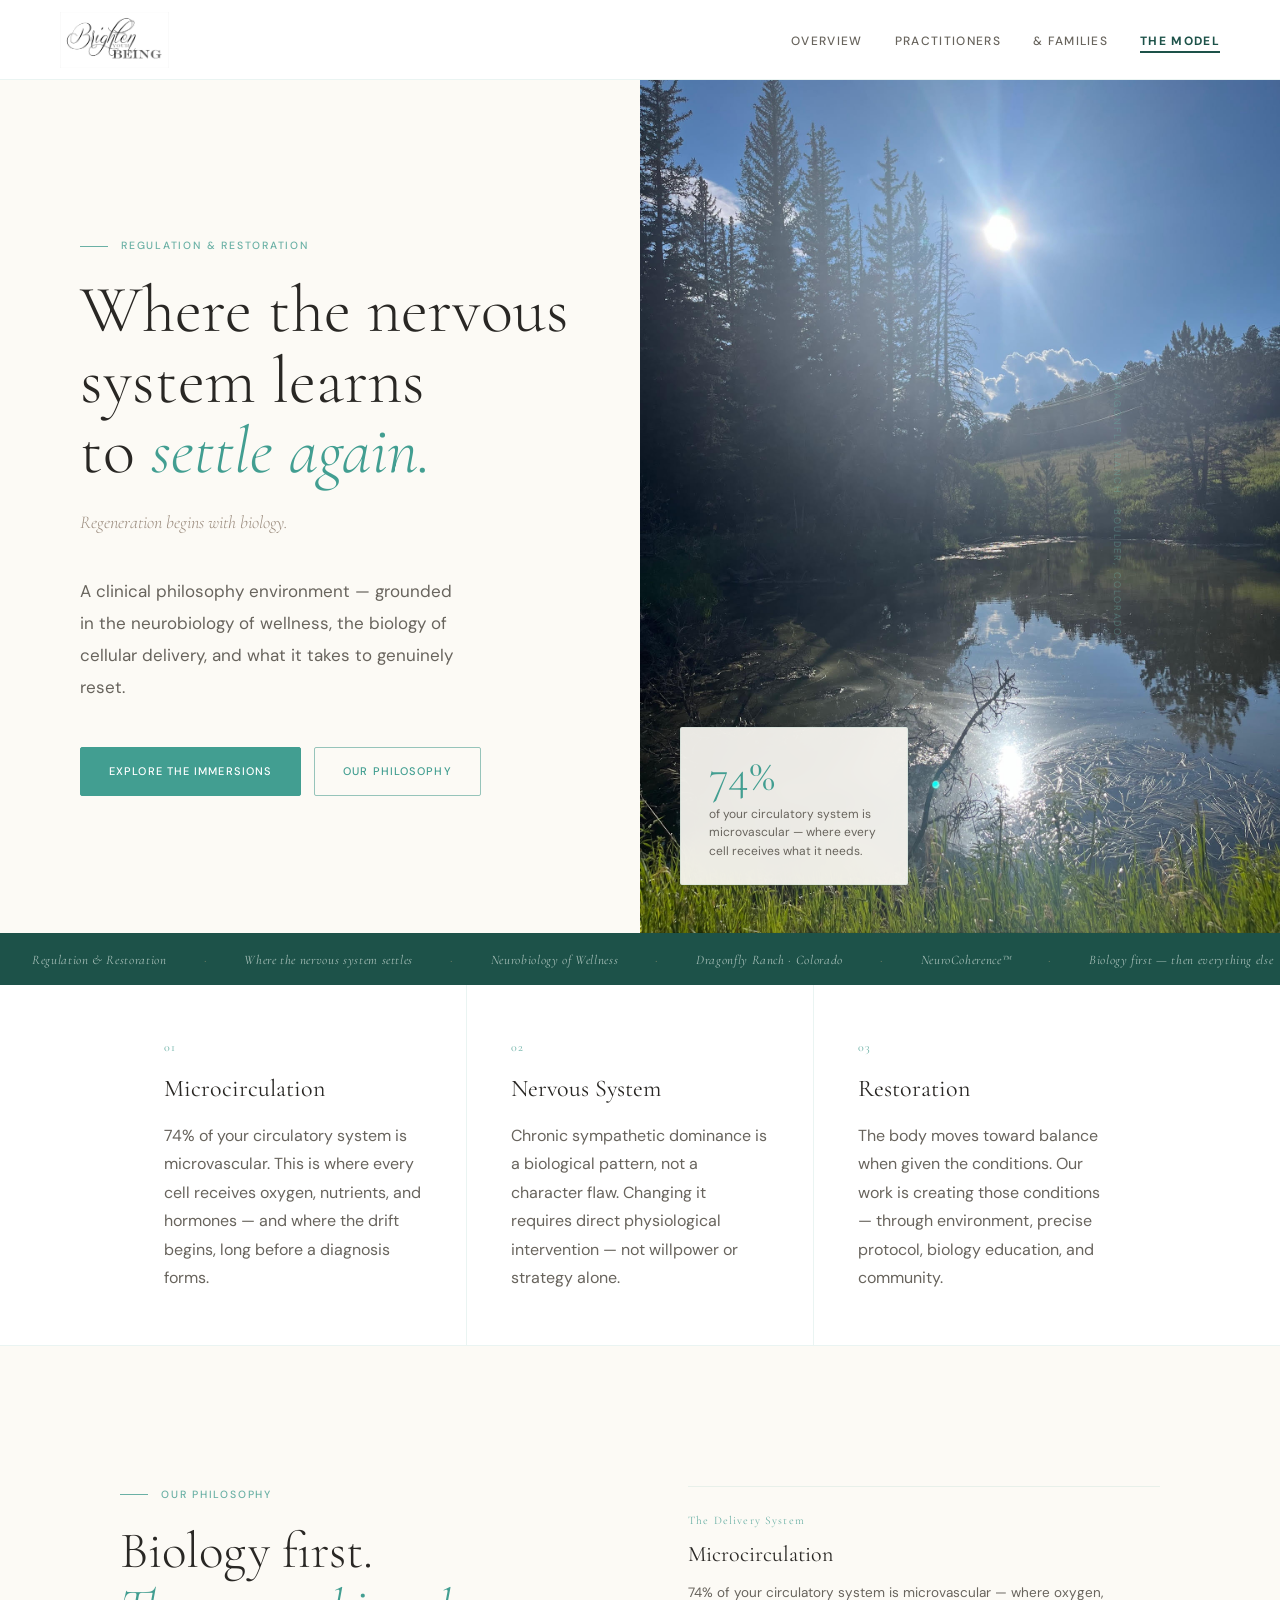
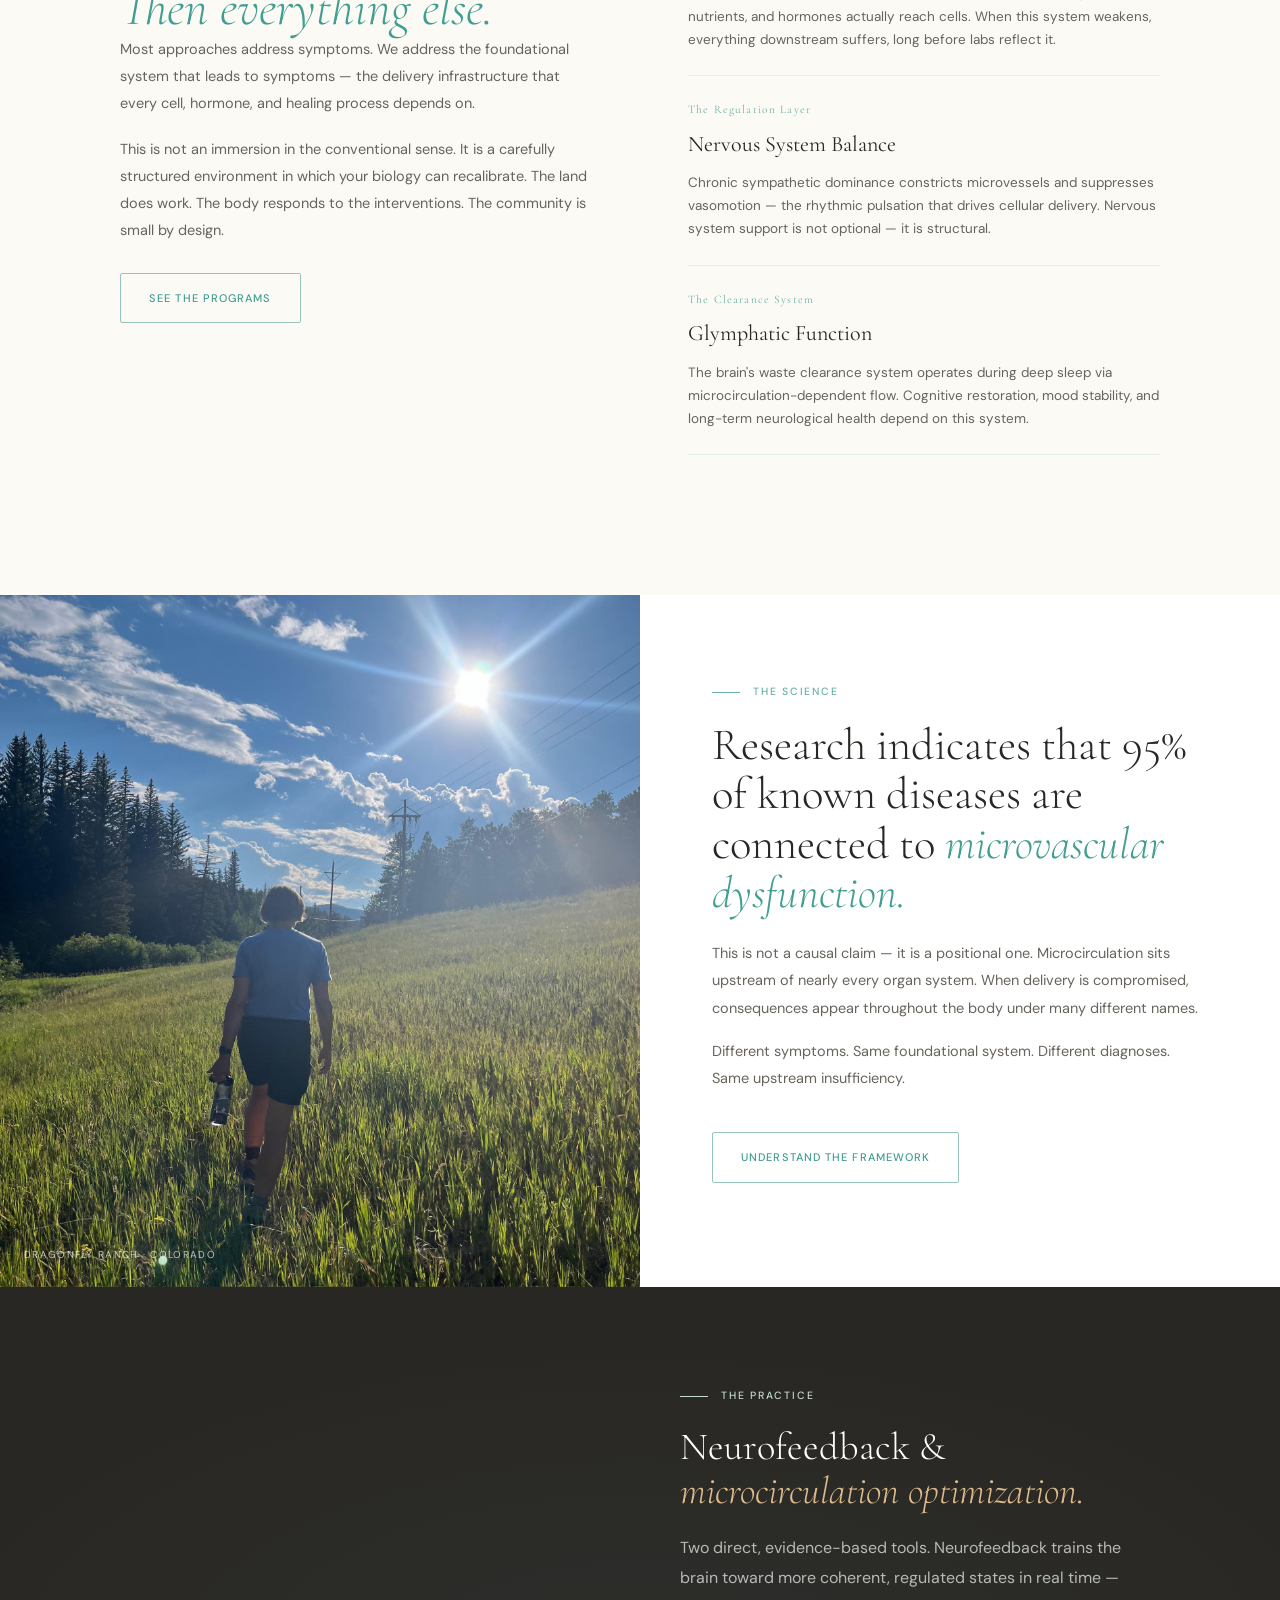
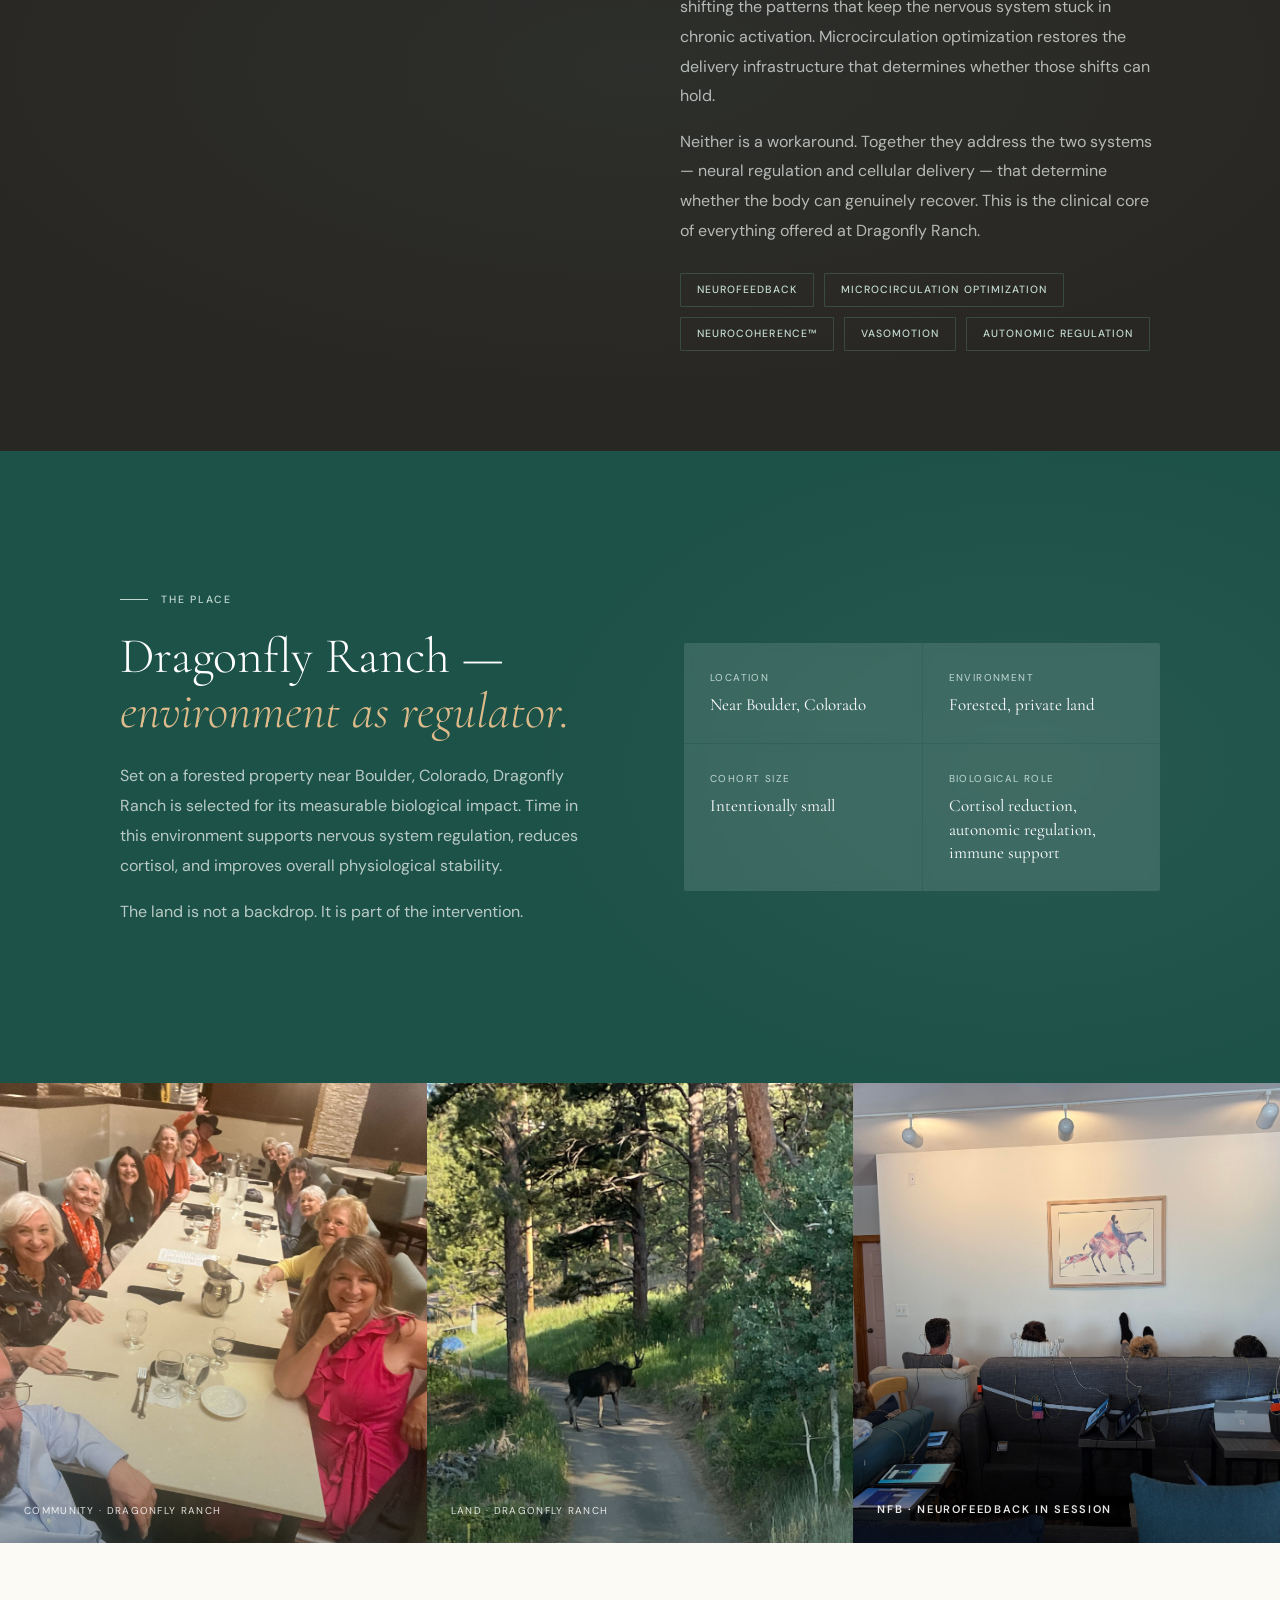
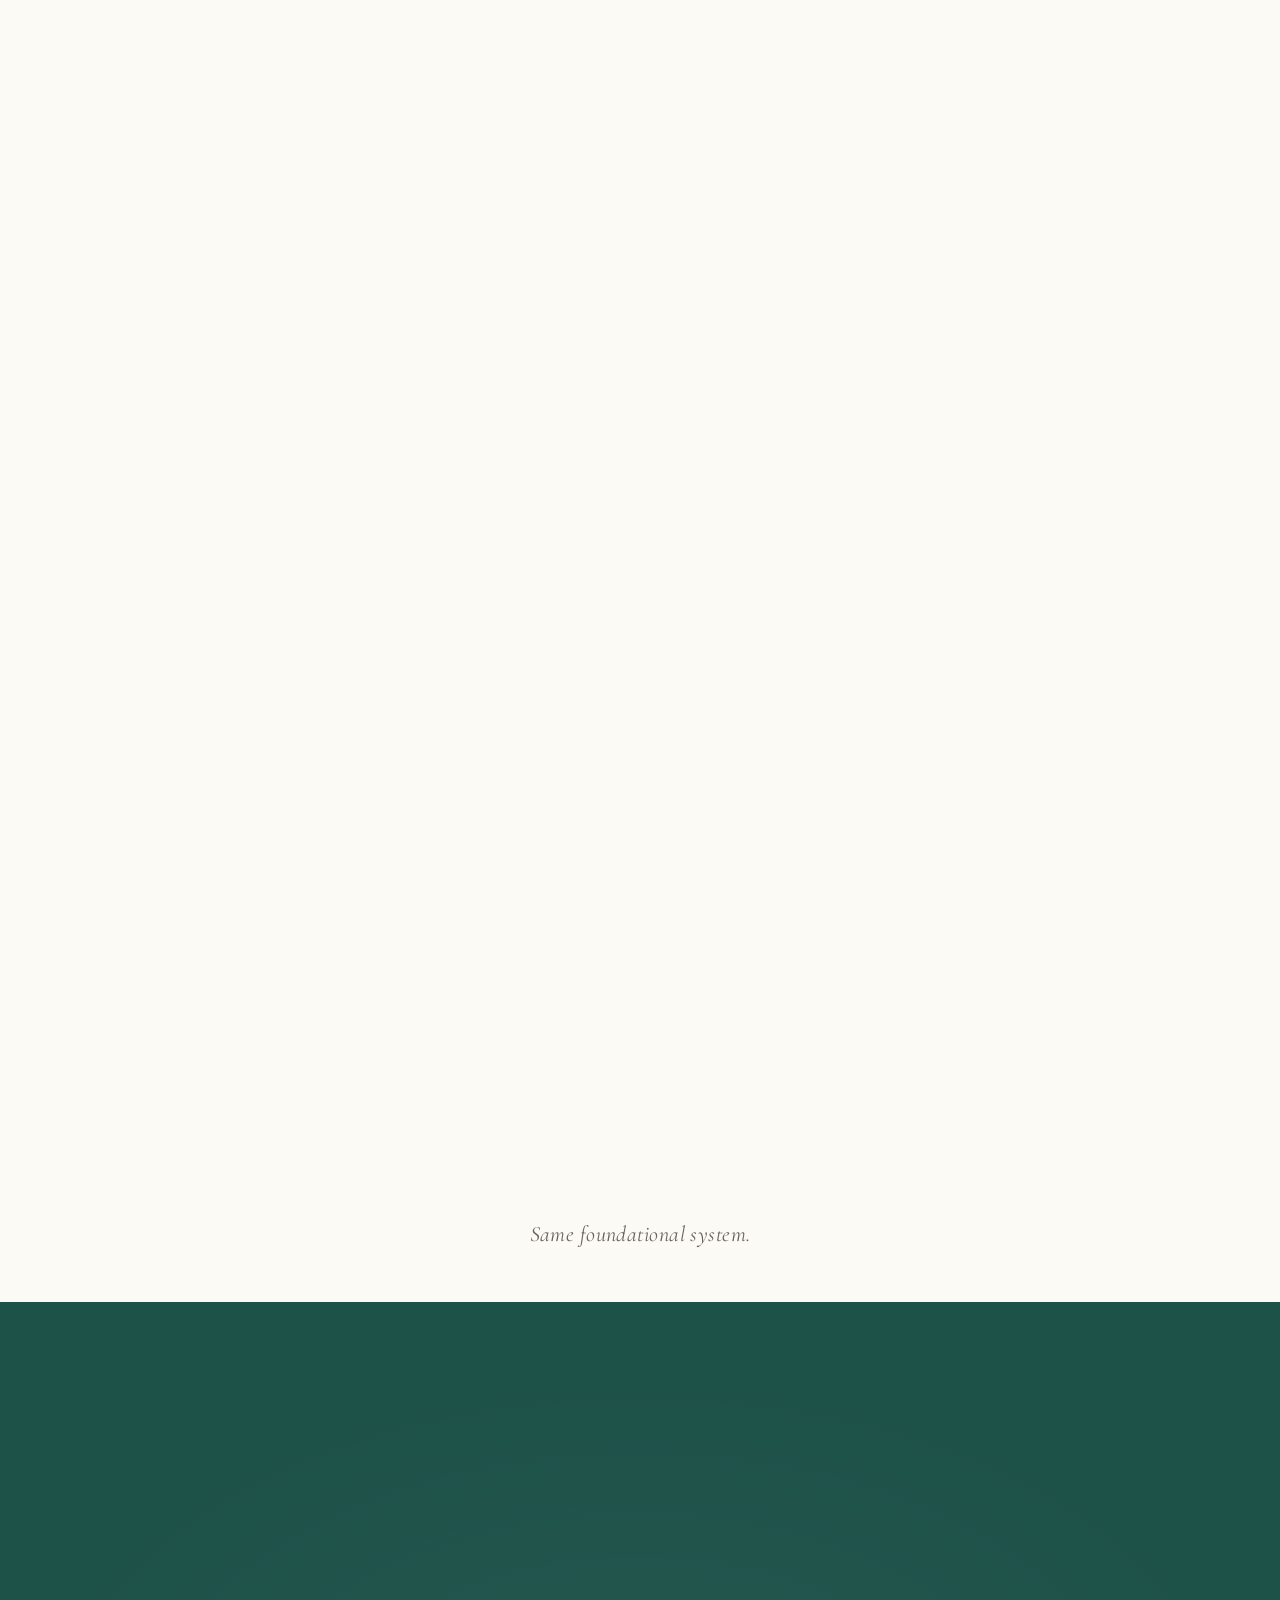
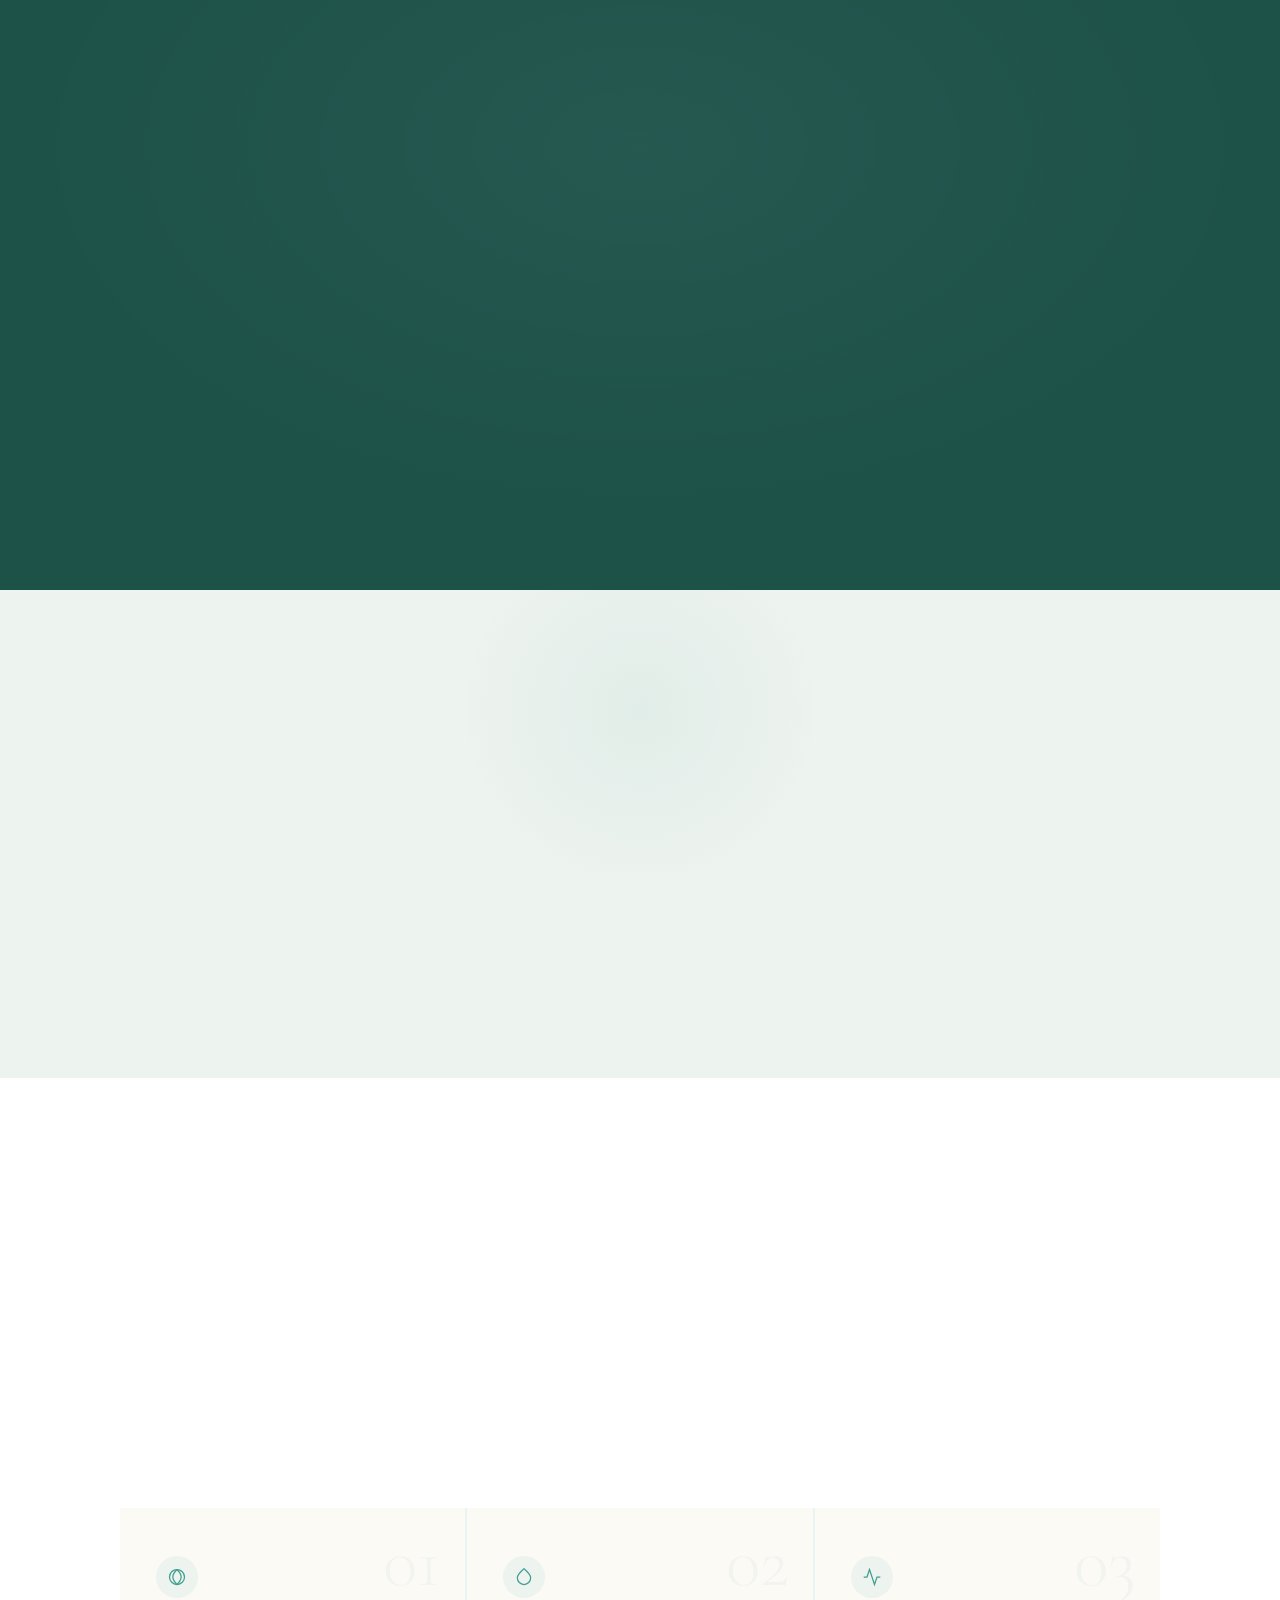
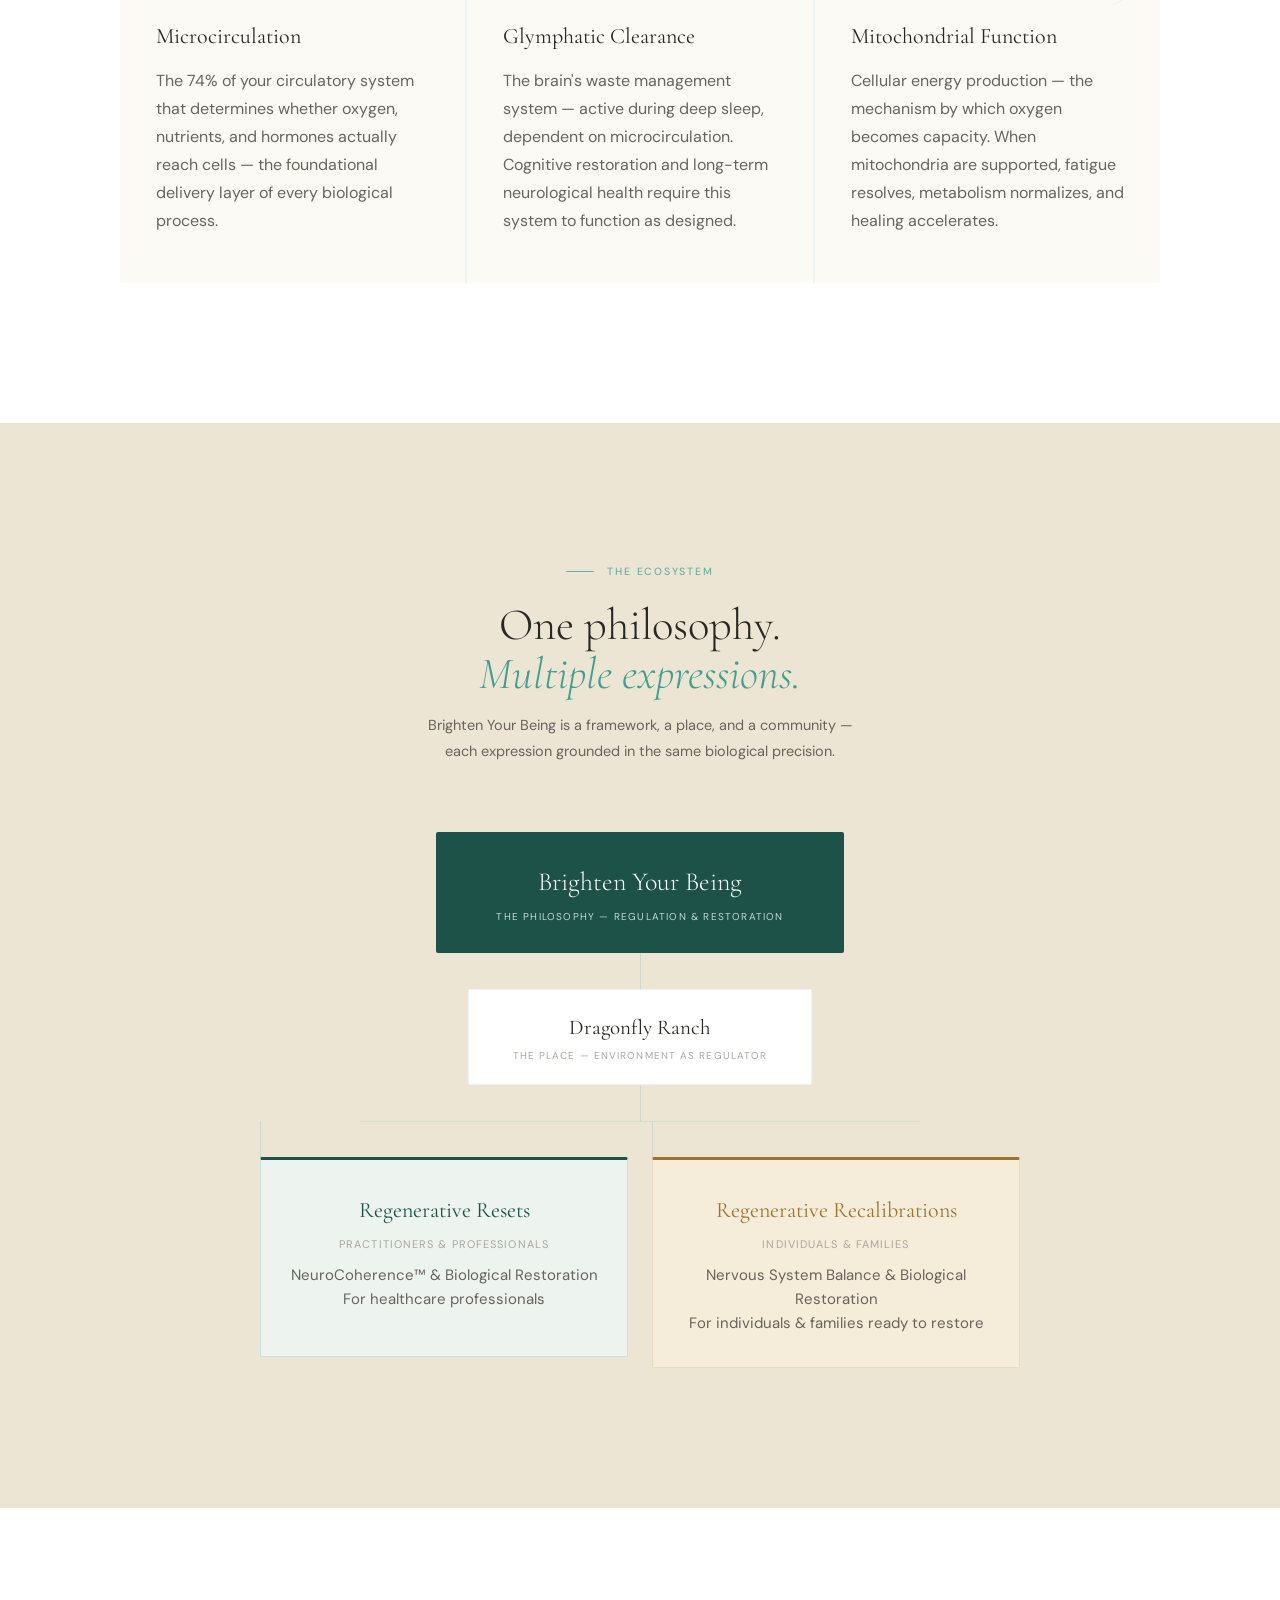
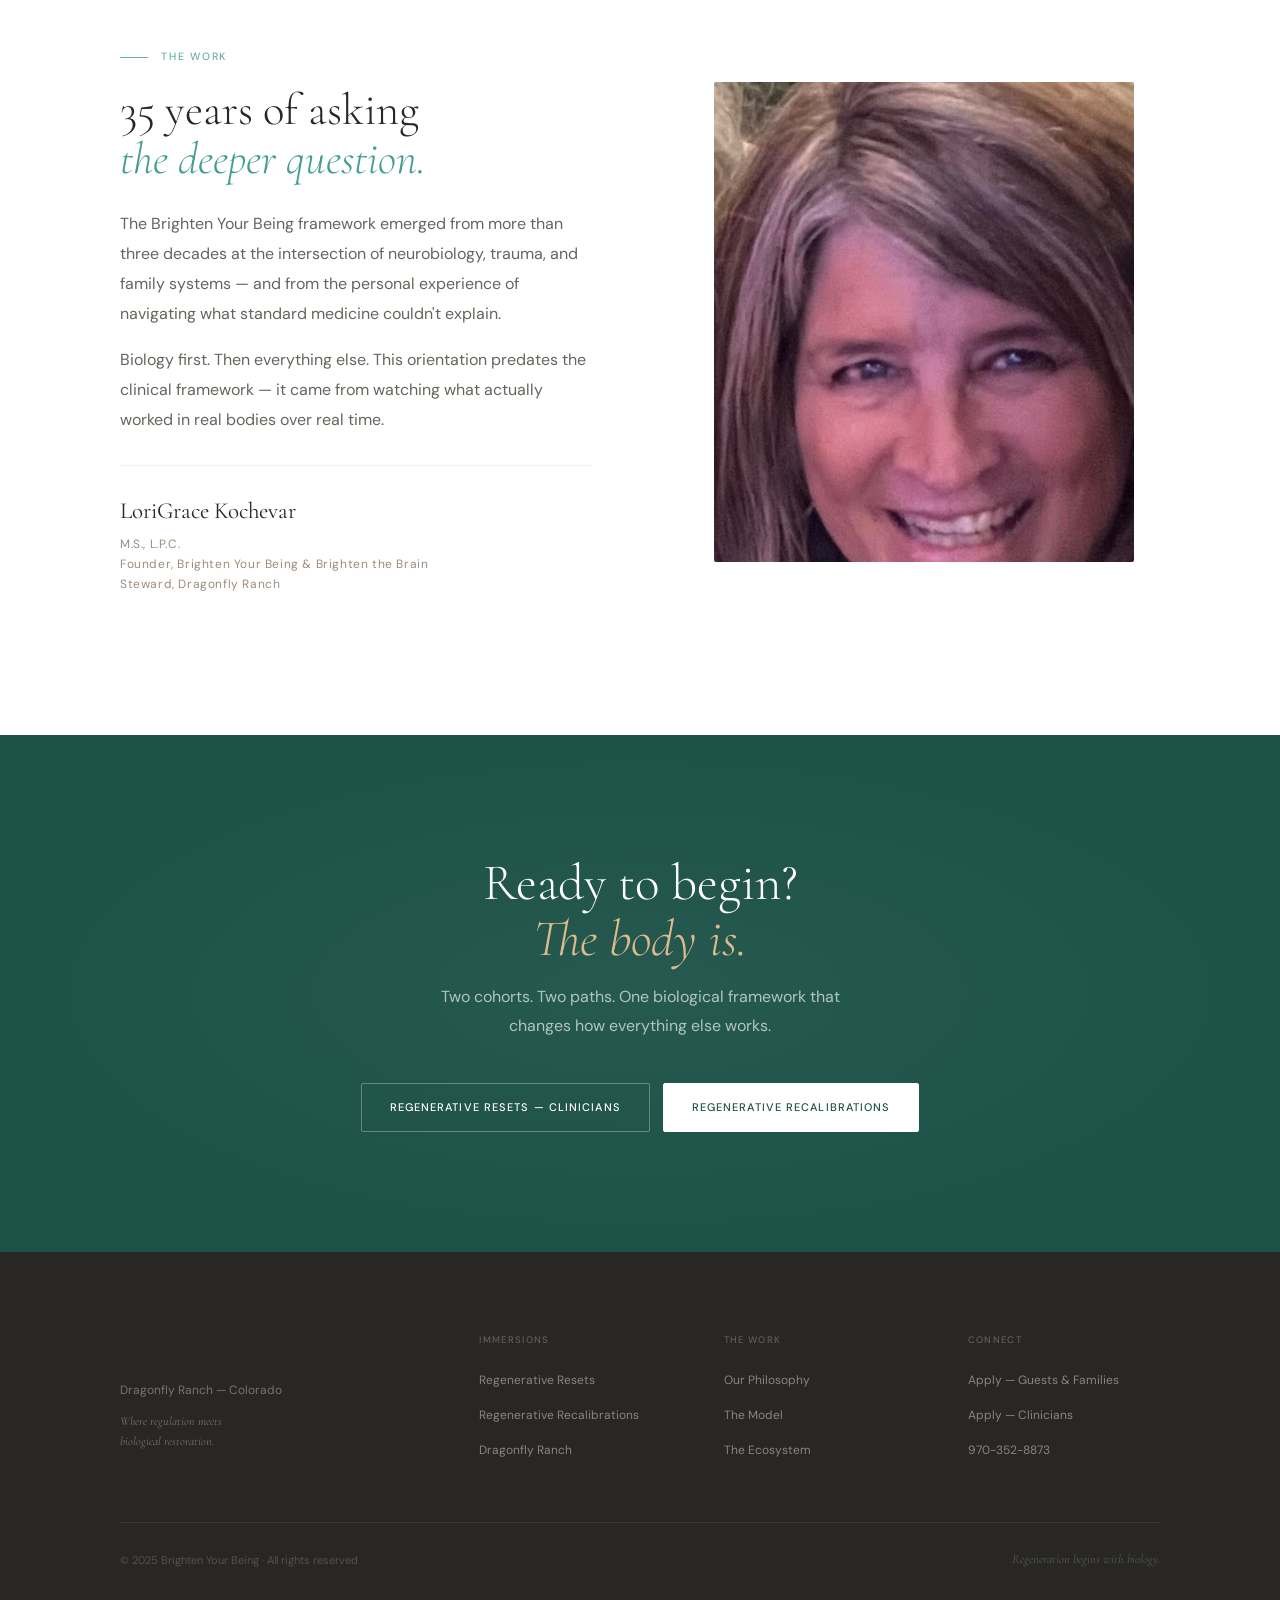
<file: html/brighten-system.html>
<!DOCTYPE html>
<html lang="en">
<head>
<meta charset="UTF-8">
<meta name="viewport" content="width=device-width, initial-scale=1.0">
<title>The Regenerative Model — Brighten Your Being</title>
<link rel="preconnect" href="https://fonts.googleapis.com">
<link href="https://fonts.googleapis.com/css2?family=Cormorant+Garamond:ital,wght@0,300;0,400;0,500;1,300;1,400;1,500&family=DM+Sans:wght@300;400;500&display=swap" rel="stylesheet">
<link rel="stylesheet" href="../css/brighten-system.css">
</head>
<body>

<!-- NAV -->
<nav>
  <a href="../index.html">
    <img src="../assets/Brighten_Your_Being_Logo.png" alt="Brighten Your Being" class="nav-logo-img">
  </a>
  <ul class="nav-links">
    <li><a href="../index.html">Overview</a></li>
    <li><a href="brighten_practitioners.html">Practitioners</a></li>
    <li><a href="brighten_guests.html"> &amp; Families</a></li>
    <li><span class="nav-current">The Model</span></li>
  </ul>
</nav>

<!-- HERO -->
<section class="hero">
  <div class="hero-left">
    <div class="eyebrow">Regulation &amp; Restoration</div>
    <h1>Where the nervous<br>system learns<br>to <em>settle again.</em></h1>
    <p class="hero-tag">Regeneration begins with biology.</p>
    <p class="hero-body">A clinical philosophy environment — grounded in the neurobiology of wellness, the biology of cellular delivery, and what it takes to genuinely reset.</p>
    <div class="hero-btns">
      <a href="#paths" class="btn-p">Explore the Immersions</a>
      <a href="#philosophy" class="btn-o">Our Philosophy</a>
    </div>
  </div>
  <div class="hero-right">
    <img src="../assets/Pond.jpg" alt="Pond at Dragonfly Ranch" style="width:100%;height:100%;object-fit:cover;display:block;">
    <div class="hero-vert">Dragonfly Ranch · Boulder, Colorado</div>
    <div class="hero-card">
      <div class="hc-n">74%</div>
      <div class="hc-l">of your circulatory system is microvascular — where every cell receives what it needs.</div>
    </div>
  </div>
</section>

<!-- MARQUEE -->
<div class="mq">
  <div class="mq-t">
    <span>Regulation &amp; Restoration</span><span class="d">·</span><span>Where the nervous system settles</span><span class="d">·</span><span>Neurobiology of Wellness</span><span class="d">·</span><span>Dragonfly Ranch · Colorado</span><span class="d">·</span><span>NeuroCoherence™</span><span class="d">·</span><span>Biology first — then everything else</span><span class="d">·</span><span>Regeneration begins with biology</span><span class="d">·</span><span>Regulation &amp; Restoration</span><span class="d">·</span><span>Where the nervous system settles</span><span class="d">·</span><span>Neurobiology of Wellness</span><span class="d">·</span><span>Dragonfly Ranch · Colorado</span><span class="d">·</span><span>NeuroCoherence™</span><span class="d">·</span><span>Biology first — then everything else</span><span class="d">·</span><span>Regeneration begins with biology</span><span class="d">·</span>
  </div>
</div>

<!-- INTRO 3-COL -->
<section class="intro">
  <div class="wrap">
    <div class="intro-grid fade">
      <div class="intro-cell">
        <div class="ic-n">01</div>
        <h3>Microcirculation</h3>
        <p>74% of your circulatory system is microvascular. This is where every cell receives oxygen, nutrients, and hormones — and where the drift begins, long before a diagnosis forms.</p>
      </div>
      <div class="intro-cell">
        <div class="ic-n">02</div>
        <h3>Nervous System</h3>
        <p>Chronic sympathetic dominance is a biological pattern, not a character flaw. Changing it requires direct physiological intervention — not willpower or strategy alone.</p>
      </div>
      <div class="intro-cell">
        <div class="ic-n">03</div>
        <h3>Restoration</h3>
        <p>The body moves toward balance when given the conditions. Our work is creating those conditions — through environment, precise protocol, biology education, and community.</p>
      </div>
    </div>
  </div>
</section>

<!-- PHILOSOPHY -->
<section class="phil" id="philosophy">
  <div class="wrap">
    <div class="phil-grid">
      <div class="phil-l fade">
        <div class="eyebrow">Our Philosophy</div>
        <h2 class="serif">Biology first.<br><em>Then everything else.</em></h2>
        <p>Most approaches address symptoms. We address the foundational system that leads to symptoms — the delivery infrastructure that every cell, hormone, and healing process depends on.</p>
        <p>This is not an immersion in the conventional sense. It is a carefully structured environment in which your biology can recalibrate. The land does work. The body responds to the interventions. The community is small by design.</p>
        <p style="margin-top:28px;"><a href="#paths" class="btn-o">See the Programs</a></p>
      </div>
      <div class="fade">
        <div class="pillar">
          <div class="p-n">The Delivery System</div>
          <h4>Microcirculation</h4>
          <p>74% of your circulatory system is microvascular — where oxygen, nutrients, and hormones actually reach cells. When this system weakens, everything downstream suffers, long before labs reflect it.</p>
        </div>
        <div class="pillar">
          <div class="p-n">The Regulation Layer</div>
          <h4>Nervous System Balance</h4>
          <p>Chronic sympathetic dominance constricts microvessels and suppresses vasomotion — the rhythmic pulsation that drives cellular delivery. Nervous system support is not optional — it is structural.</p>
        </div>
        <div class="pillar">
          <div class="p-n">The Clearance System</div>
          <h4>Glymphatic Function</h4>
          <p>The brain's waste clearance system operates during deep sleep via microcirculation-dependent flow. Cognitive restoration, mood stability, and long-term neurological health depend on this system.</p>
        </div>
      </div>
    </div>
  </div>
</section>

<!-- SPLIT — science left image, text right -->
<section>
  <div class="split fade">
    <div style="position:relative;overflow:hidden;">
      <img src="../assets/Walk.jpg" alt="Walking at Dragonfly Ranch" style="width:100%;height:100%;object-fit:cover;display:block;position:absolute;inset:0;">
      <span style="position:absolute;bottom:24px;left:24px;font-size:10px;letter-spacing:0.13em;text-transform:uppercase;color:rgba(255,255,255,0.7);">Dragonfly Ranch · Colorado</span>
    </div>
    <div class="split-content">
      <div class="eyebrow">The Science</div>
      <h2>Research indicates that 95% of known diseases are connected to <em>microvascular dysfunction.</em></h2>
      <p>This is not a causal claim — it is a positional one. Microcirculation sits upstream of nearly every organ system. When delivery is compromised, consequences appear throughout the body under many different names.</p>
      <p>Different symptoms. Same foundational system. Different diagnoses. Same upstream insufficiency.</p>
      <p style="margin-top:24px;"><a href="#philosophy" class="btn-o">Understand the Framework</a></p>
    </div>
  </div>
</section>

<!-- NEUROBIOLOGY OF WELLNESS BRAND SECTION -->
<section class="nbw-section" id="nbw">
  <div class="wrap">
    <div class="nbw-inner">
      <div class="nbw-logo-wrap fade">
       
      </div>
      <div class="nbw-text fade">
        <div class="eyebrow lt">The Practice</div>
        <h2>Neurofeedback &amp;<br><em>microcirculation optimization.</em></h2>
        <p>Two direct, evidence-based tools. Neurofeedback trains the brain toward more coherent, regulated states in real time — shifting the patterns that keep the nervous system stuck in chronic activation. Microcirculation optimization restores the delivery infrastructure that determines whether those shifts can hold.</p>
        <p>Neither is a workaround. Together they address the two systems — neural regulation and cellular delivery — that determine whether the body can genuinely recover. This is the clinical core of everything offered at Dragonfly Ranch.</p>
        <div class="nbw-pills">
          <span class="nbw-pill">Neurofeedback</span>
          <span class="nbw-pill">Microcirculation Optimization</span>
          <span class="nbw-pill">NeuroCoherence™</span>
          <span class="nbw-pill">Vasomotion</span>
          <span class="nbw-pill">Autonomic Regulation</span>
        </div>
      </div>
    </div>
  </div>
</section>

<!-- DRAGONFLY -->
<section class="dragon" id="dragonfly">
  <div class="wrap">
    <div class="dragon-grid">
      <div class="dragon-l fade">
        <div class="eyebrow lt">The Place</div>
        <h2>Dragonfly Ranch —<br><em>environment as regulator.</em></h2>
        <p>Set on a forested property near Boulder, Colorado, Dragonfly Ranch is selected for its measurable biological impact. Time in this environment supports nervous system regulation, reduces cortisol, and improves overall physiological stability.</p>
        <p>The land is not a backdrop. It is part of the intervention.</p>
      </div>
      <div class="fade">
        <div class="d-grid">
          <div class="d-cell"><div class="d-lbl">Location</div><div class="d-val">Near Boulder, Colorado</div></div>
          <div class="d-cell"><div class="d-lbl">Environment</div><div class="d-val">Forested, private land</div></div>
          <div class="d-cell"><div class="d-lbl">Cohort size</div><div class="d-val">Intentionally small</div></div>
          <div class="d-cell"><div class="d-lbl">Biological role</div><div class="d-val">Cortisol reduction, autonomic regulation, immune support</div></div>
        </div>
      </div>
    </div>
  </div>
</section>

<!-- PHOTO TRIO -->
<div class="trio">
  <div class="trio-c">
    <img src="../assets/dinner.png" alt="Brighten Your Being community dinner" style="position:absolute;inset:0;width:100%;height:100%;object-fit:cover;display:block;">
    <div style="position:absolute;inset:0;background:linear-gradient(to top,rgba(20,40,30,0.35) 0%,transparent 60%);"></div>
    <span class="tc-label" style="color:rgba(255,255,255,0.85);opacity:1;">Community · Dragonfly Ranch</span>
  </div>
  <div class="trio-c">
    <img src="../assets/moose.jpg" alt="Moose on the path at Dragonfly Ranch" style="position:absolute;inset:0;width:100%;height:100%;object-fit:cover;display:block;">
    <div style="position:absolute;inset:0;background:linear-gradient(to top,rgba(20,40,30,0.45) 0%,transparent 60%);"></div>
    <span class="tc-label" style="color:rgba(255,255,255,0.85);opacity:1;">Land · Dragonfly Ranch</span>
  </div>
  <div class="trio-c">
    <img src="../assets/neurofeedback.jpg" alt="Neurofeedback session at Dragonfly Ranch" style="position:absolute;inset:0;width:100%;height:100%;object-fit:cover;display:block;">
    <div style="position:absolute;inset:0;background:linear-gradient(to top,rgba(0,0,0,0.55) 0%,transparent 50%);"></div>
    <span class="tc-label" style="color:rgba(255,255,255,0.9);opacity:1;font-size:11px;font-weight:600;letter-spacing:0.15em;">NFB · Neurofeedback in Session</span>
  </div>
</div>

<!-- TWO PATHS -->
<section class="paths" id="paths">
  <div class="wrap">
    <div class="paths-hd fade">
      <div class="eyebrow c">Choose the path that fits where you are</div>
      <h2>One foundation.<br><em>Two doors.</em></h2>
      <p>Same biology. Different entry.</p>
    </div>
    <div class="paths-grid fade">
      <div class="path resets">
        <span class="p-tag">For Practitioners</span>
        <h3>Regenerative<br>Resets</h3>
        <p class="p-body">A 5-day immersion built around your physiology — not your performance. Return to practice anchored in your own biology first.</p>
        <ul class="p-list">
          <li>Physiology education — 16-topic series</li>
          <li>Microcirculation therapy protocols</li>
          <li>Neurofeedback clinical training</li>
          <li>Regenerative Practice Network access</li>
          <li>Clinical conversation frameworks</li>
        </ul>
        <a href="brighten_practitioners.html" class="btn-o">Learn More →</a>
      </div>
      <div class="path recals">
        <span class="p-tag">For Guests &amp; Families</span>
        <h3>Regenerative<br>Recalibrations</h3>
        <p class="p-body">A 5-day immersion at Dragonfly Ranch. Biology-first regenerative care in a forested environment designed to activate your capacity to rest and digest.</p>
        <ul class="p-list">
          <li>Microcirculation therapy — daily sessions</li>
          <li>Neurofeedback training</li>
          <li>Forest immersion at Dragonfly Ranch</li>
          <li>Biology education — understand your system</li>
          <li>Co-regulation in small community</li>
        </ul>
        <a href="brighten_guests.html" class="btn-g">Explore →</a>
      </div>
    </div>
  </div>
</section>

<div style="text-align:center;padding:48px 60px;background:var(--cream);">
  <p style="font-family:'Cormorant Garamond',serif;font-size:22px;font-style:italic;color:var(--mid);letter-spacing:0.02em;">Same foundational system.</p>
</div>

<!-- PARTICIPANT RESULTS -->
<section style="padding:100px 0;background:var(--sage-dark);position:relative;overflow:hidden;">
  <div style="position:absolute;inset:0;background:radial-gradient(ellipse 70% 60% at 50% 50%,rgba(255,255,255,0.04) 0%,transparent 70%);"></div>
  <div class="wrap" style="position:relative;z-index:2;">
    <div class="fade" style="text-align:center;margin-bottom:64px;">
      <div style="font-size:11px;font-weight:500;letter-spacing:0.2em;text-transform:uppercase;color:var(--gold-light);margin-bottom:16px;">What Participants Say</div>
      <h2 style="font-family:'Cormorant Garamond',serif;font-size:clamp(30px,3.5vw,48px);font-weight:300;color:var(--white);line-height:1.1;">The results speak<br><em style="font-style:italic;color:var(--gold-light);">for themselves.</em></h2>
    </div>
    <div class="fade" style="display:grid;grid-template-columns:repeat(3,1fr);gap:2px;background:rgba(255,255,255,0.08);">
      <div style="background:rgba(255,255,255,0.05);padding:48px 40px;position:relative;">
        <div style="font-size:60px;font-family:Cormorant Garamond,serif;color:var(--gold-light);opacity:0.25;line-height:1;position:absolute;top:20px;left:28px;">&ldquo;</div>
        <p style="font-family:Cormorant Garamond,serif;font-size:18px;font-style:italic;color:rgba(255,255,255,0.88);line-height:1.75;margin-bottom:28px;position:relative;z-index:1;">I am a stronger, wiser, calmer, and more peaceful person, which significantly positively affects my business and personal relationships and productivity. I wholeheartedly recommend this process for any family or team who want to take their relationships and performance up a notch.</p>
        <div style="width:28px;height:1px;background:var(--gold-light);opacity:0.5;"></div>
      </div>
      <div style="background:rgba(255,255,255,0.05);padding:48px 40px;position:relative;">
        <div style="font-size:60px;font-family:Cormorant Garamond,serif;color:var(--gold-light);opacity:0.25;line-height:1;position:absolute;top:20px;left:28px;">&ldquo;</div>
        <p style="font-family:Cormorant Garamond,serif;font-size:18px;font-style:italic;color:rgba(255,255,255,0.88);line-height:1.75;margin-bottom:28px;position:relative;z-index:1;">I am deeply aware of my feelings and my levels of consciousness throughout the day, and I know that I have never been as positive or as present as I am now. Peace is coming from a deep place within. I return quickly to equanimity from any disturbances.</p>
        <div style="width:28px;height:1px;background:var(--gold-light);opacity:0.5;"></div>
      </div>
      <div style="background:rgba(255,255,255,0.05);padding:48px 40px;position:relative;">
        <div style="font-size:60px;font-family:Cormorant Garamond,serif;color:var(--gold-light);opacity:0.25;line-height:1;position:absolute;top:20px;left:28px;">&ldquo;</div>
        <p style="font-family:Cormorant Garamond,serif;font-size:18px;font-style:italic;color:rgba(255,255,255,0.88);line-height:1.75;margin-bottom:28px;position:relative;z-index:1;">I am enjoying a new sense of groundedness and calmness. I experienced a profound sense of stillness towards the end of the program that lasted. I know the training continues to impact my state of being in a deeply positive way.</p>
        <div style="width:28px;height:1px;background:var(--gold-light);opacity:0.5;"></div>
      </div>
    </div>
    <div class="fade" style="text-align:center;margin-top:56px;display:flex;gap:16px;justify-content:center;flex-wrap:wrap;">
      <a href="brighten_practitioners.html" style="display:inline-block;font-size:13px;font-weight:600;letter-spacing:0.08em;text-transform:uppercase;color:var(--sage-dark);background:var(--white);padding:17px 36px;border-radius:2px;text-decoration:none;">Regenerative Resets &mdash; Clinicians</a>
      <a href="brighten_guests.html" style="display:inline-block;font-size:13px;font-weight:600;letter-spacing:0.08em;text-transform:uppercase;color:var(--white);background:var(--gold);padding:17px 36px;border-radius:2px;text-decoration:none;border:1px solid var(--gold);">Regenerative Recalibrations</a>
    </div>
  </div>
</section>

<!-- QUOTE -->
<section class="q-sec">
  <div class="wrap">
    <blockquote class="fade">"You've been trying hard enough.<br>The missing piece wasn't effort.<br>It was delivery."</blockquote>
    <cite class="fade">— Brighten Your Being</cite>
  </div>
</section>

<!-- THREE LEVERS -->
<section class="levers">
  <div class="wrap">
    <div class="levers-hd fade">
      <div class="eyebrow">The Framework</div>
      <h2>Three levers.<br><em>One foundation.</em></h2>
      <p>Every protocol in the Brighten Your Being ecosystem addresses these three biological systems — because together they determine cellular function, cognitive performance, and recovery capacity.</p>
    </div>
    <div class="levers-g fade">
      <div class="lev"><div class="lev-n">01</div><div class="lev-i"><svg width="20" height="20" viewBox="0 0 24 24" fill="none" stroke="var(--sage-mid)" stroke-width="1.5"><circle cx="12" cy="12" r="9"/><path d="M12 3c3 3 5 6 5 9s-2 6-5 9M12 3c-3 3-5 6-5 9s2 6 5 9"/></svg></div><h4>Microcirculation</h4><p>The 74% of your circulatory system that determines whether oxygen, nutrients, and hormones actually reach cells — the foundational delivery layer of every biological process.</p></div>
      <div class="lev"><div class="lev-n">02</div><div class="lev-i"><svg width="20" height="20" viewBox="0 0 24 24" fill="none" stroke="var(--sage-mid)" stroke-width="1.5"><path d="M12 2C8 6 4 9 4 13a8 8 0 0016 0c0-4-4-7-8-11z"/></svg></div><h4>Glymphatic Clearance</h4><p>The brain's waste management system — active during deep sleep, dependent on microcirculation. Cognitive restoration and long-term neurological health require this system to function as designed.</p></div>
      <div class="lev"><div class="lev-n">03</div><div class="lev-i"><svg width="20" height="20" viewBox="0 0 24 24" fill="none" stroke="var(--sage-mid)" stroke-width="1.5"><path d="M22 12h-4l-3 9L9 3l-3 9H2"/></svg></div><h4>Mitochondrial Function</h4><p>Cellular energy production — the mechanism by which oxygen becomes capacity. When mitochondria are supported, fatigue resolves, metabolism normalizes, and healing accelerates.</p></div>
    </div>
  </div>
</section>

<!-- ECOSYSTEM -->
<section class="eco" id="ecosystem">
  <div class="wrap">
    <div class="eco-hd fade">
      <div class="eyebrow c">The Ecosystem</div>
      <h2>One philosophy.<br><em>Multiple expressions.</em></h2>
      <p>Brighten Your Being is a framework, a place, and a community — each expression grounded in the same biological precision.</p>
    </div>
    <div class="eco-tree fade">
      <div class="eco-root"><div class="er-n">Brighten Your Being</div><div class="er-s">The Philosophy — Regulation &amp; Restoration</div></div>
      <div class="eco-ln"></div>
      <div class="eco-pl"><div class="ep-n">Dragonfly Ranch</div><div class="ep-s">The Place — Environment as Regulator</div></div>
      <div class="eco-ln"></div>
      <div class="eco-br">
        <div class="eco-b"><div class="eco-ln"></div><div class="eco-lf resets" style="cursor:pointer;" onclick="location.href='brighten_practitioners.html'"><div class="el-n">Regenerative Resets</div><div class="el-s">Practitioners &amp; Professionals</div><div class="el-d">NeuroCoherence™ &amp; Biological Restoration<br>For healthcare professionals</div></div></div>
        <div class="eco-b"><div class="eco-ln"></div><div class="eco-lf recals" style="cursor:pointer;" onclick="location.href='brighten_guests.html'"><div class="el-n">Regenerative Recalibrations</div><div class="el-s">Individuals &amp; Families</div><div class="el-d">Nervous System Balance &amp; Biological Restoration<br>For individuals &amp; families ready to restore</div></div></div>
      </div>
    </div>
  </div>
</section>

<!-- SPLIT — founder text left, quote right -->
<section class="founder">
  <div class="wrap">
    <div class="founder-g">
      <div class="founder-t fade">
        <div class="eyebrow">The Work</div>
        <h2>35 years of asking<br><em>the deeper question.</em></h2>
        <p>The Brighten Your Being framework emerged from more than three decades at the intersection of neurobiology, trauma, and family systems — and from the personal experience of navigating what standard medicine couldn't explain.</p>
        <p>Biology first. Then everything else. This orientation predates the clinical framework — it came from watching what actually worked in real bodies over real time.</p>
        <div class="f-cred"><div class="fn">LoriGrace Kochevar</div><div class="ft">M.S., L.P.C.<br>Founder, Brighten Your Being &amp; Brighten the Brain<br>Steward, Dragonfly Ranch</div></div>
      </div>
      <div class="fade" style="display:flex;align-items:center;justify-content:center;">
        <img src="../assets/LoriGrace.jpg" alt="LoriGrace Kochevar" style="width:100%;max-width:420px;height:480px;object-fit:cover;object-position:center 20%;border-radius:2px;display:block;">
      </div>
    </div>
  </div>
</section>

<!-- CTA -->
<section class="cta">
  <div class="wrap">
    <h2>Ready to begin?<br><em>The body is.</em></h2>
    <p>Two cohorts. Two paths. One biological framework that changes how everything else works.</p>
    <div class="cta-btns">
      <a href="brighten_practitioners.html" class="btn-gh">Regenerative Resets — Clinicians</a>
      <a href="brighten_guests.html" class="btn-w">Regenerative Recalibrations</a>
    </div>
  </div>
</section>

<!-- FOOTER -->
<footer>
  <div class="wrap">
    <div class="f-grid">
      <div class="f-brand">
        <img >
        <p>Dragonfly Ranch — Colorado</p>
        <p class="f-tag">Where regulation meets<br>biological restoration.</p>
      </div>
      <div class="f-col"><h5>Immersions</h5><ul><li><a href="brighten_practitioners.html">Regenerative Resets</a></li><li><a href="brighten_guests.html">Regenerative Recalibrations</a></li><li><a href="brighten_hub.html#dragonfly">Dragonfly Ranch</a></li></ul></div>
      <div class="f-col"><h5>The Work</h5><ul><li><a href="brighten_hub.html">Our Philosophy</a></li><li><a href="brighten_system.html">The Model</a></li><li><a href="brighten_hub.html#ecosystem">The Ecosystem</a></li></ul></div>
      <div class="f-col"><h5>Connect</h5><ul><li><a href="brighten_guests.html#guest-apply">Apply — Guests &amp; Families</a></li><li><a href="brighten_practitioners.html#prac-apply">Apply — Clinicians</a></li><li><a href="#">970-352-8873</a></li></ul></div>
    </div>
    <div class="f-bot"><p>© 2025 Brighten Your Being · All rights reserved</p><span>Regeneration begins with biology.</span></div>
  </div>
</footer>

<script>
const obs=new IntersectionObserver((es)=>{es.forEach((e,i)=>{if(e.isIntersecting)setTimeout(()=>e.target.classList.add('in'),i*85);});},{threshold:0.09});
document.querySelectorAll('.fade').forEach(el=>obs.observe(el));
</script>
</body>
</html>
</file>
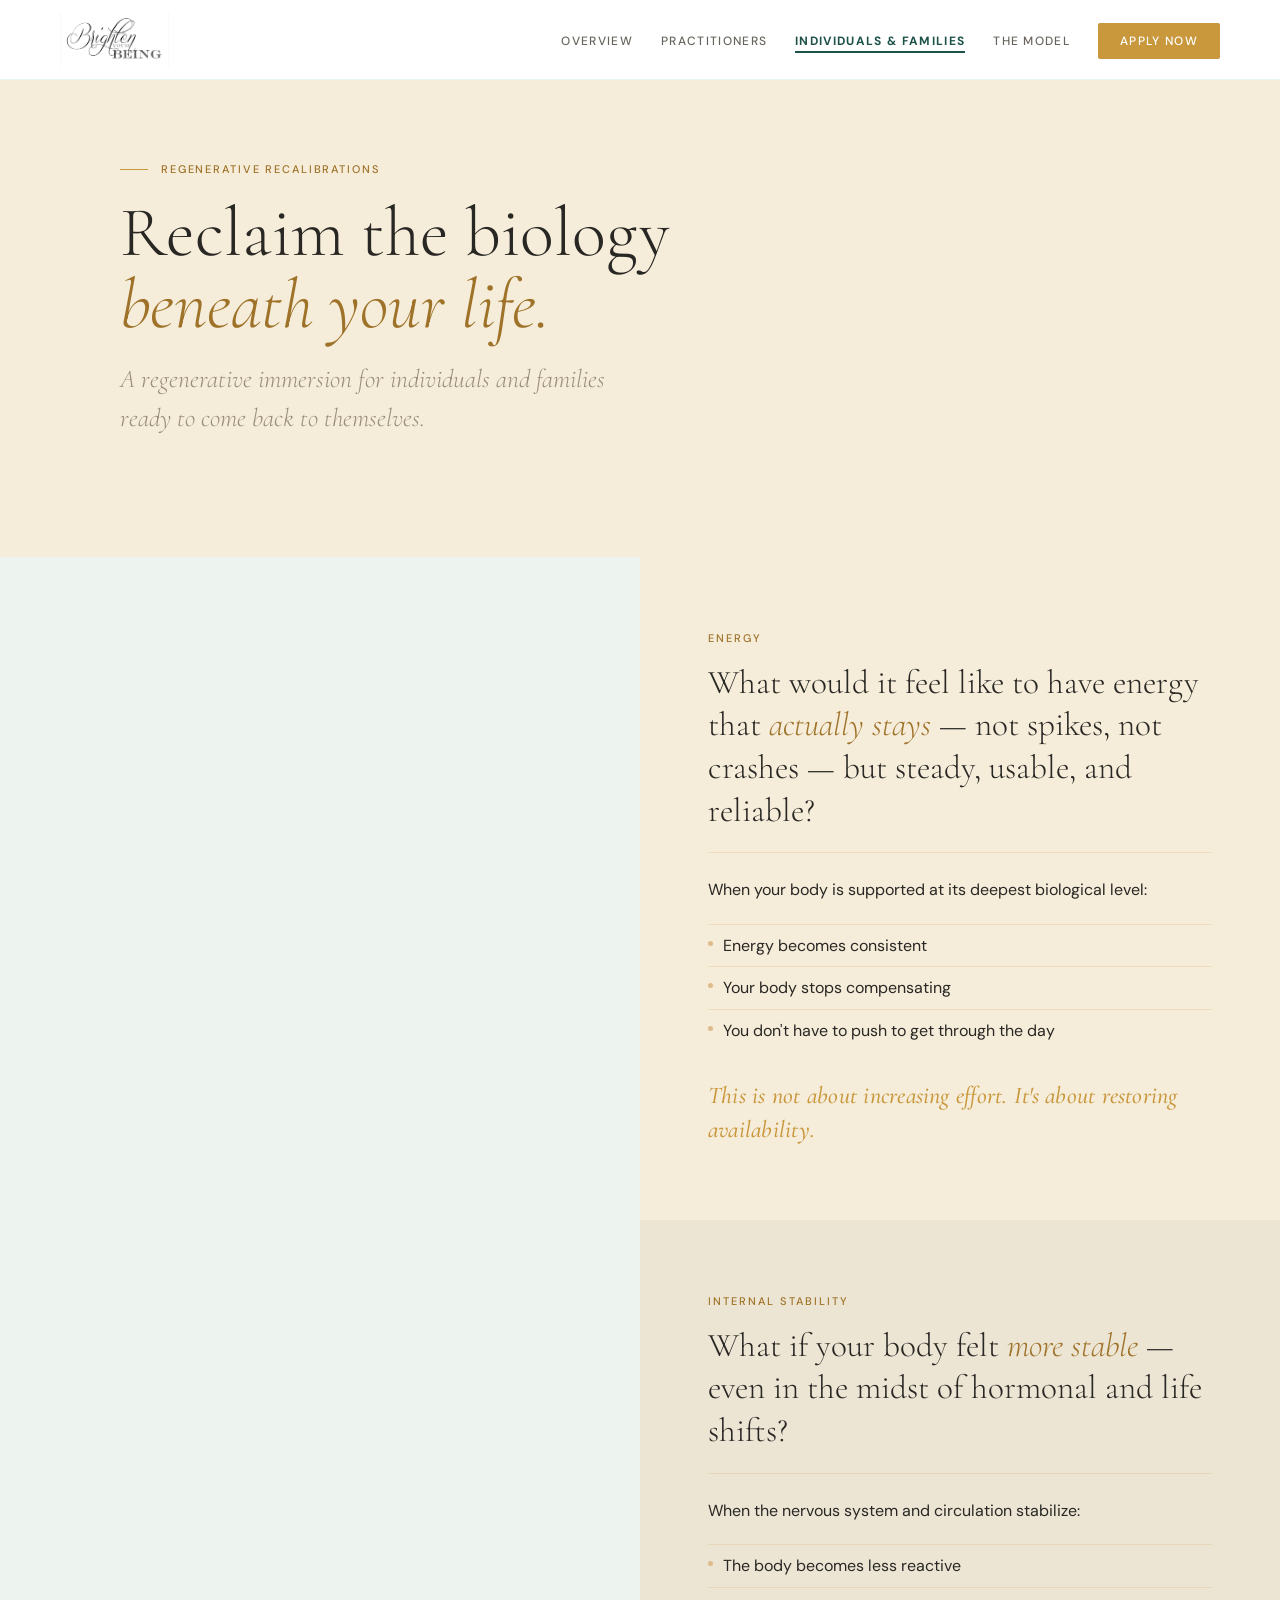
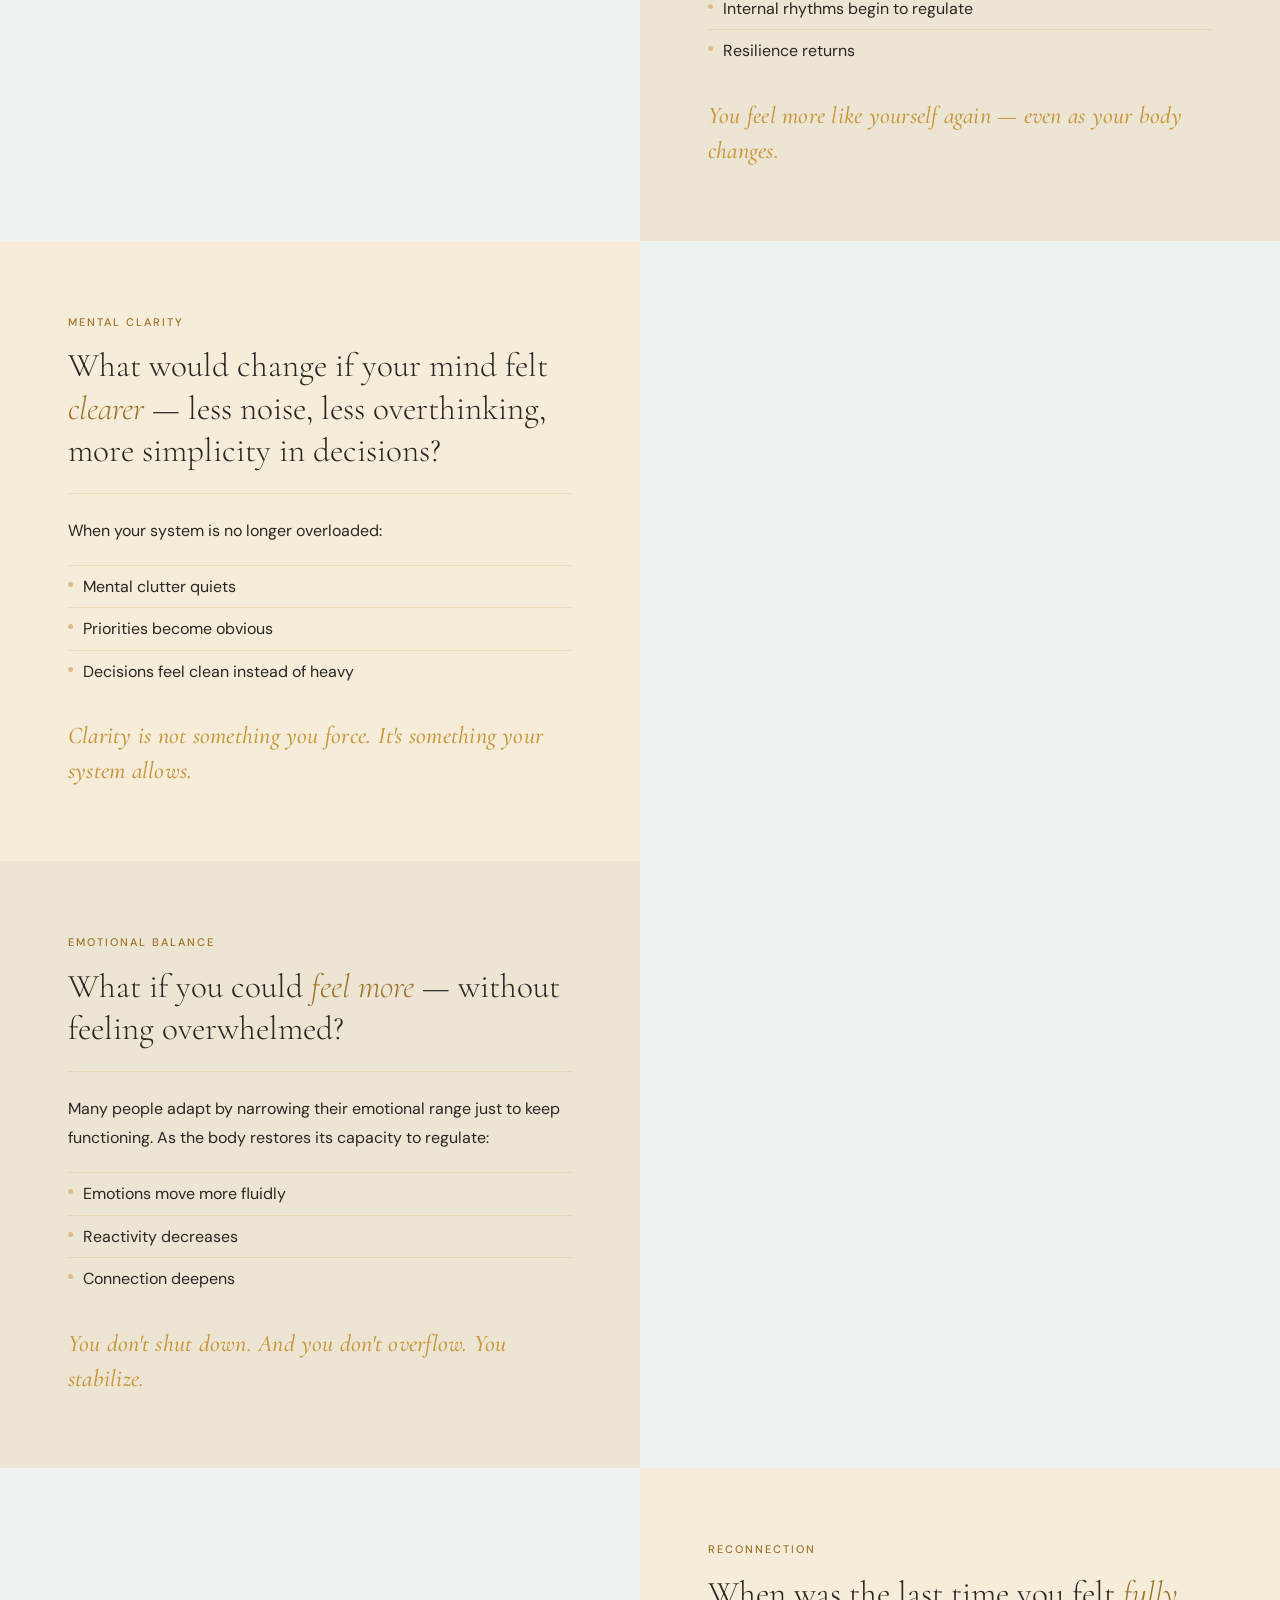
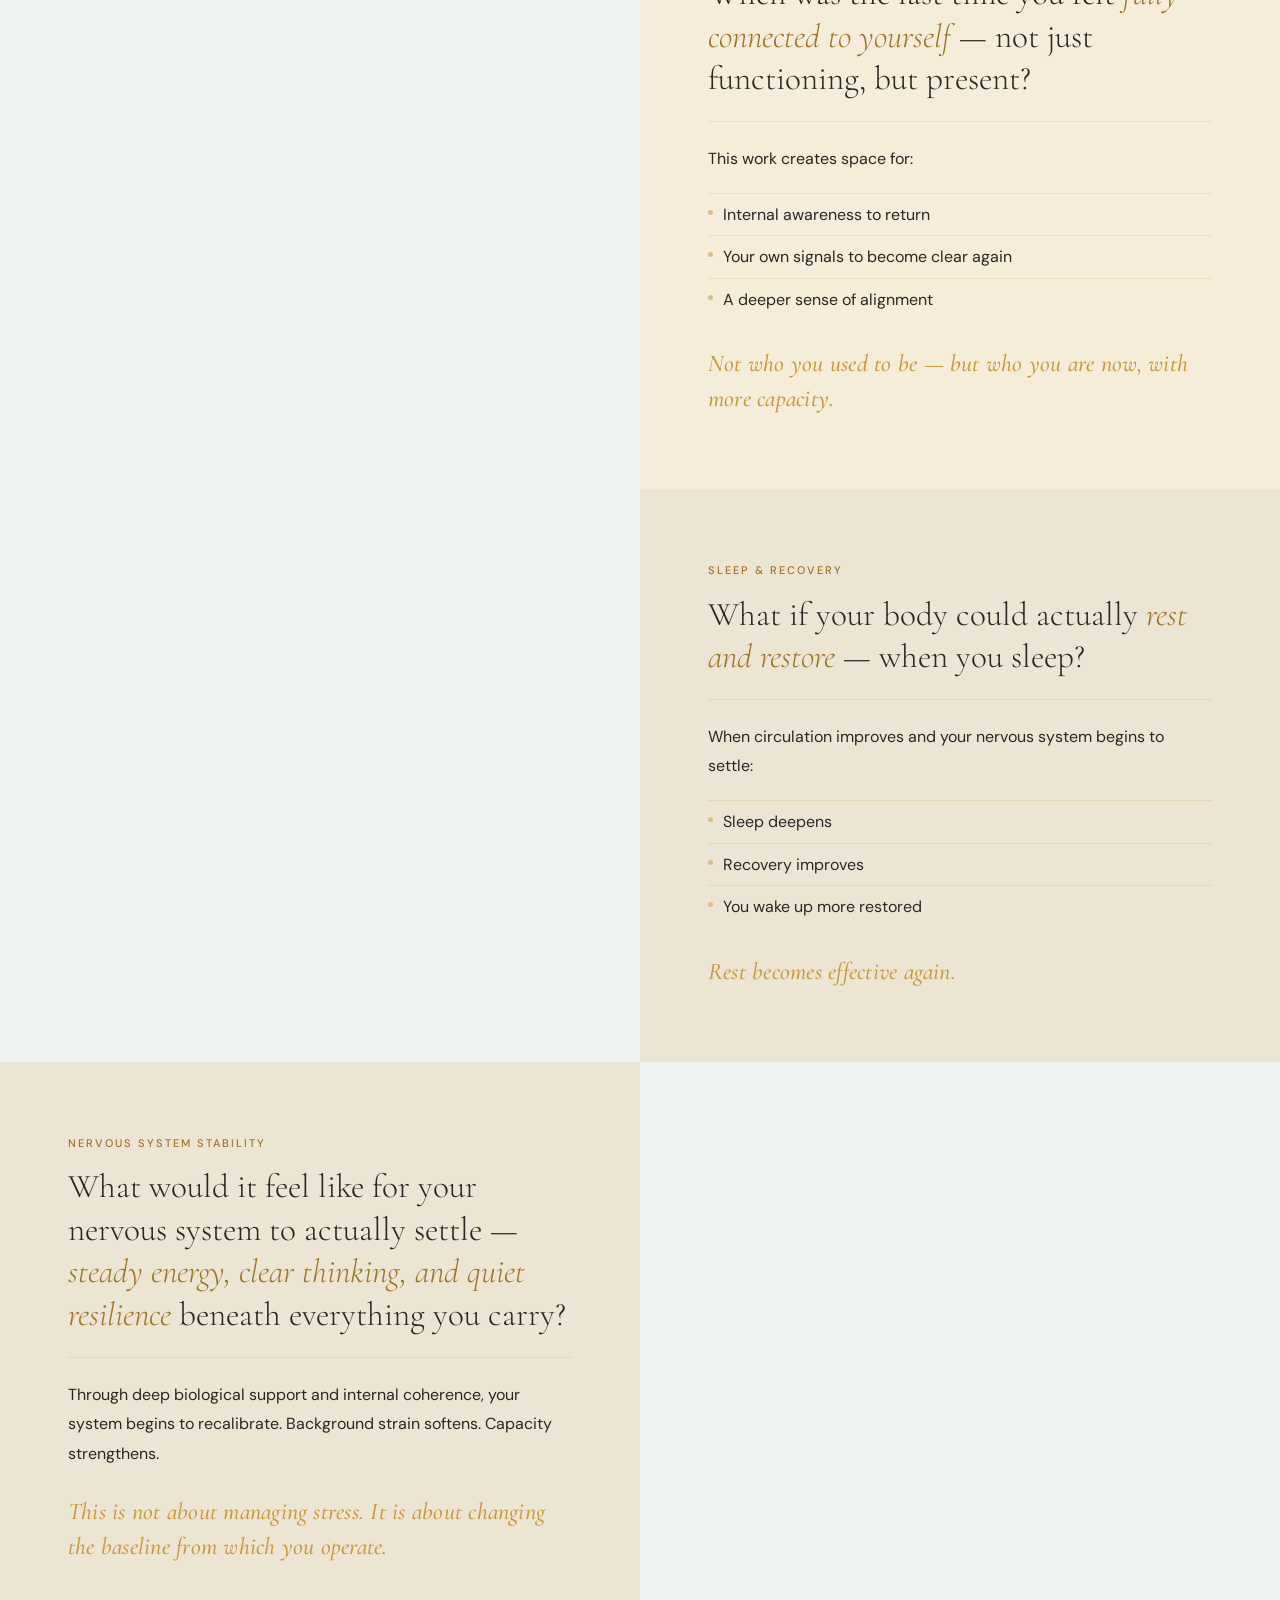
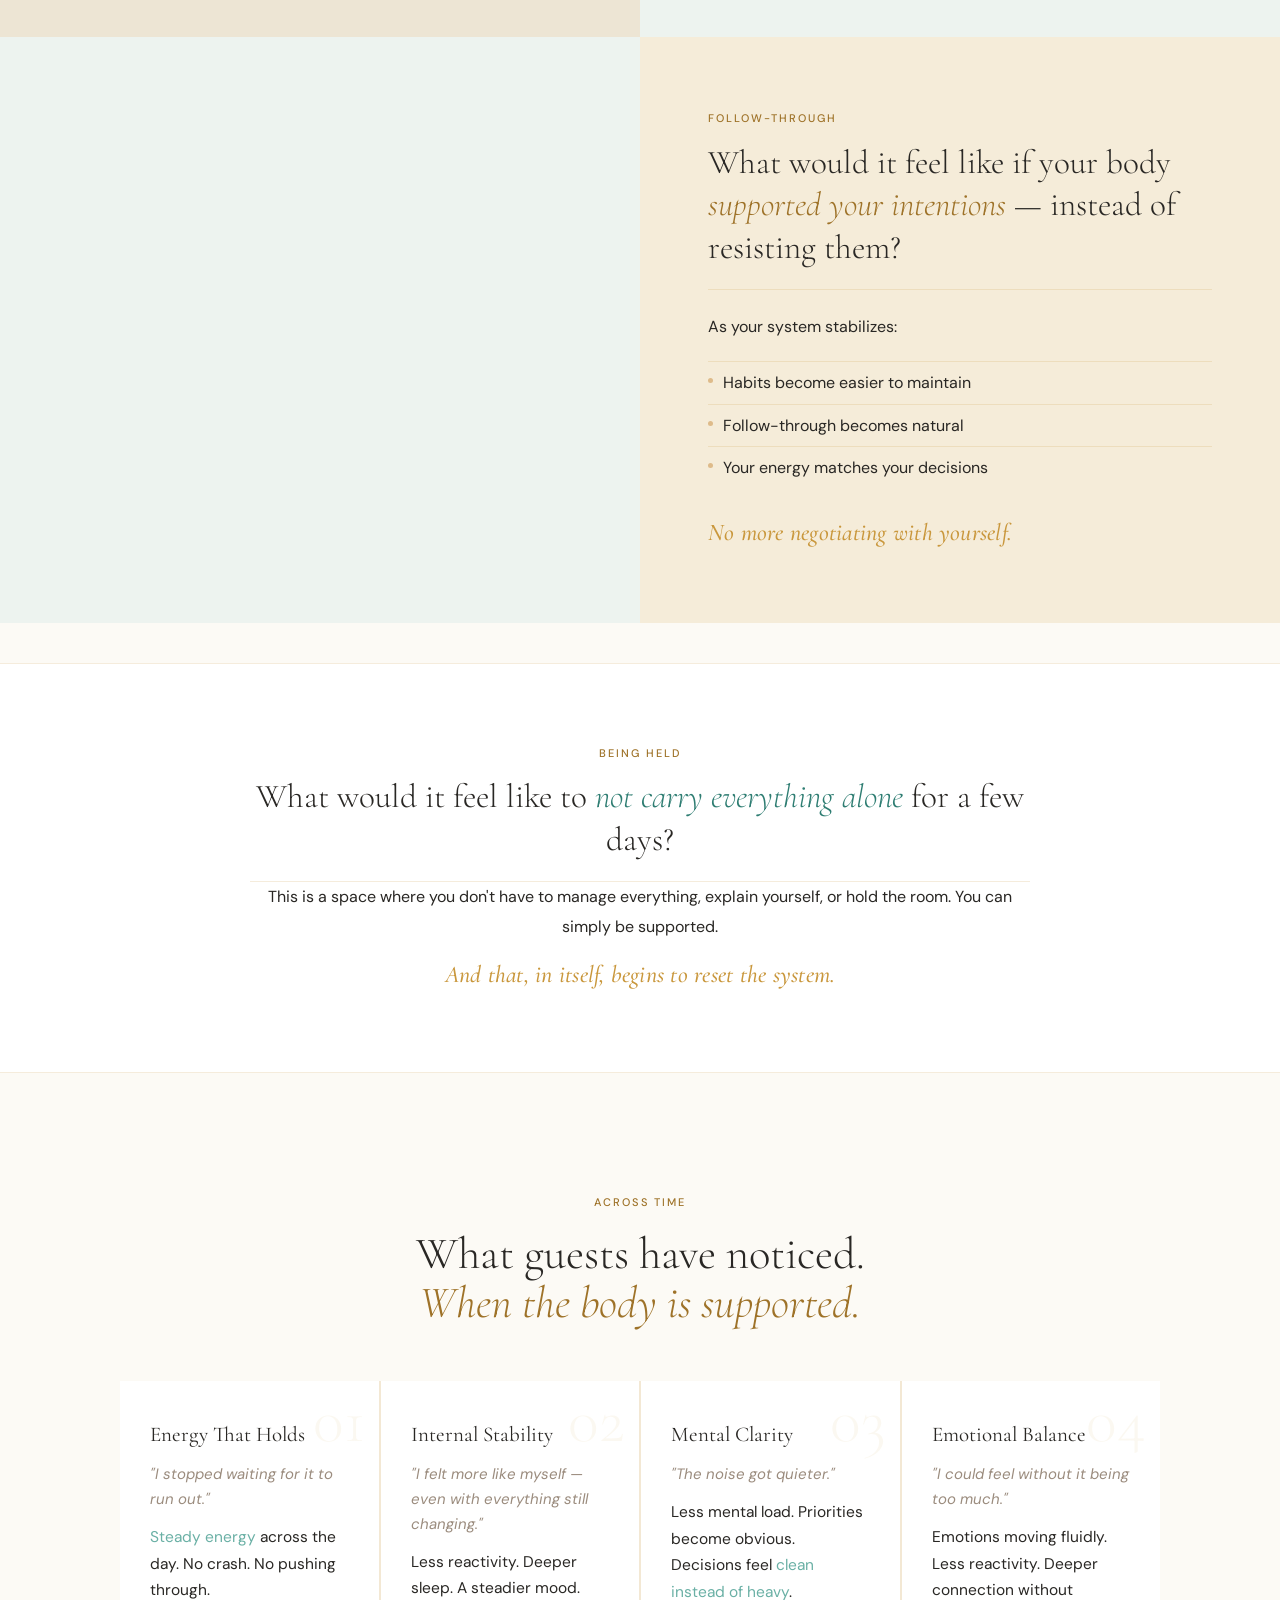
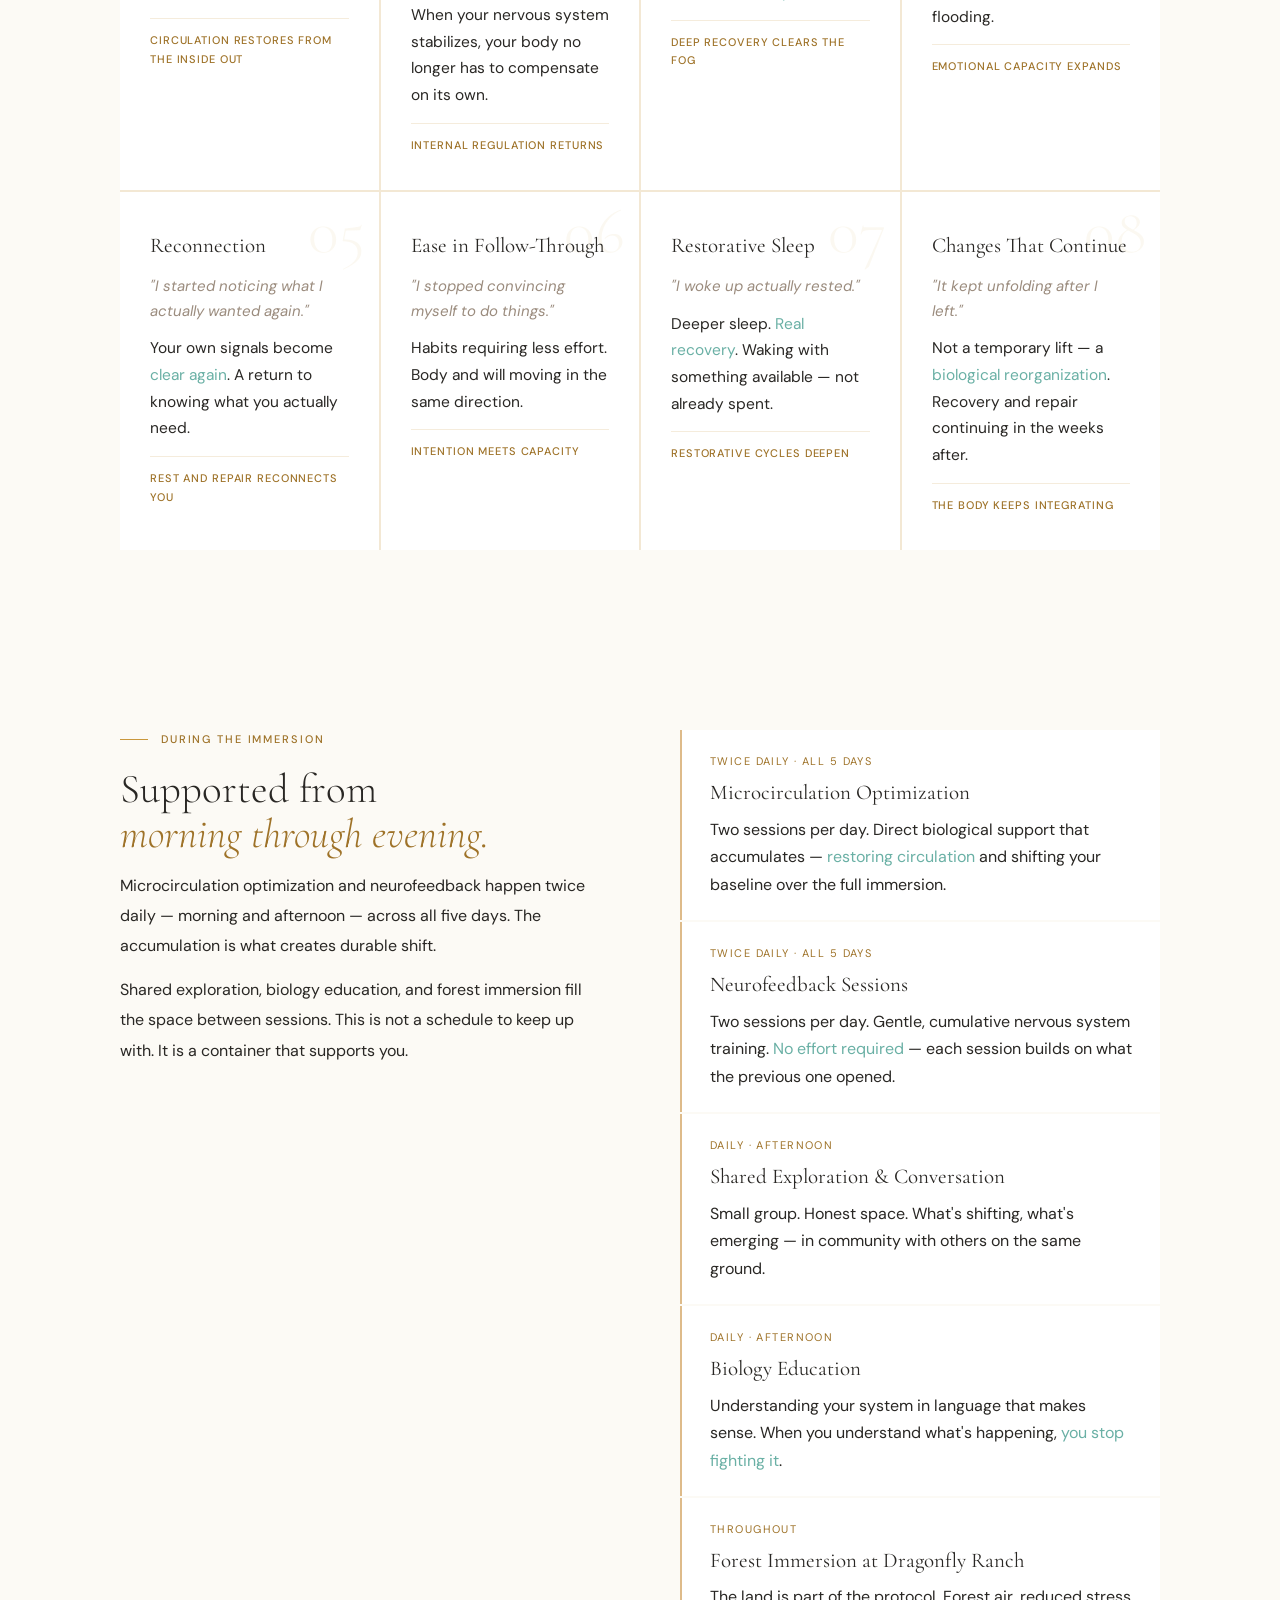
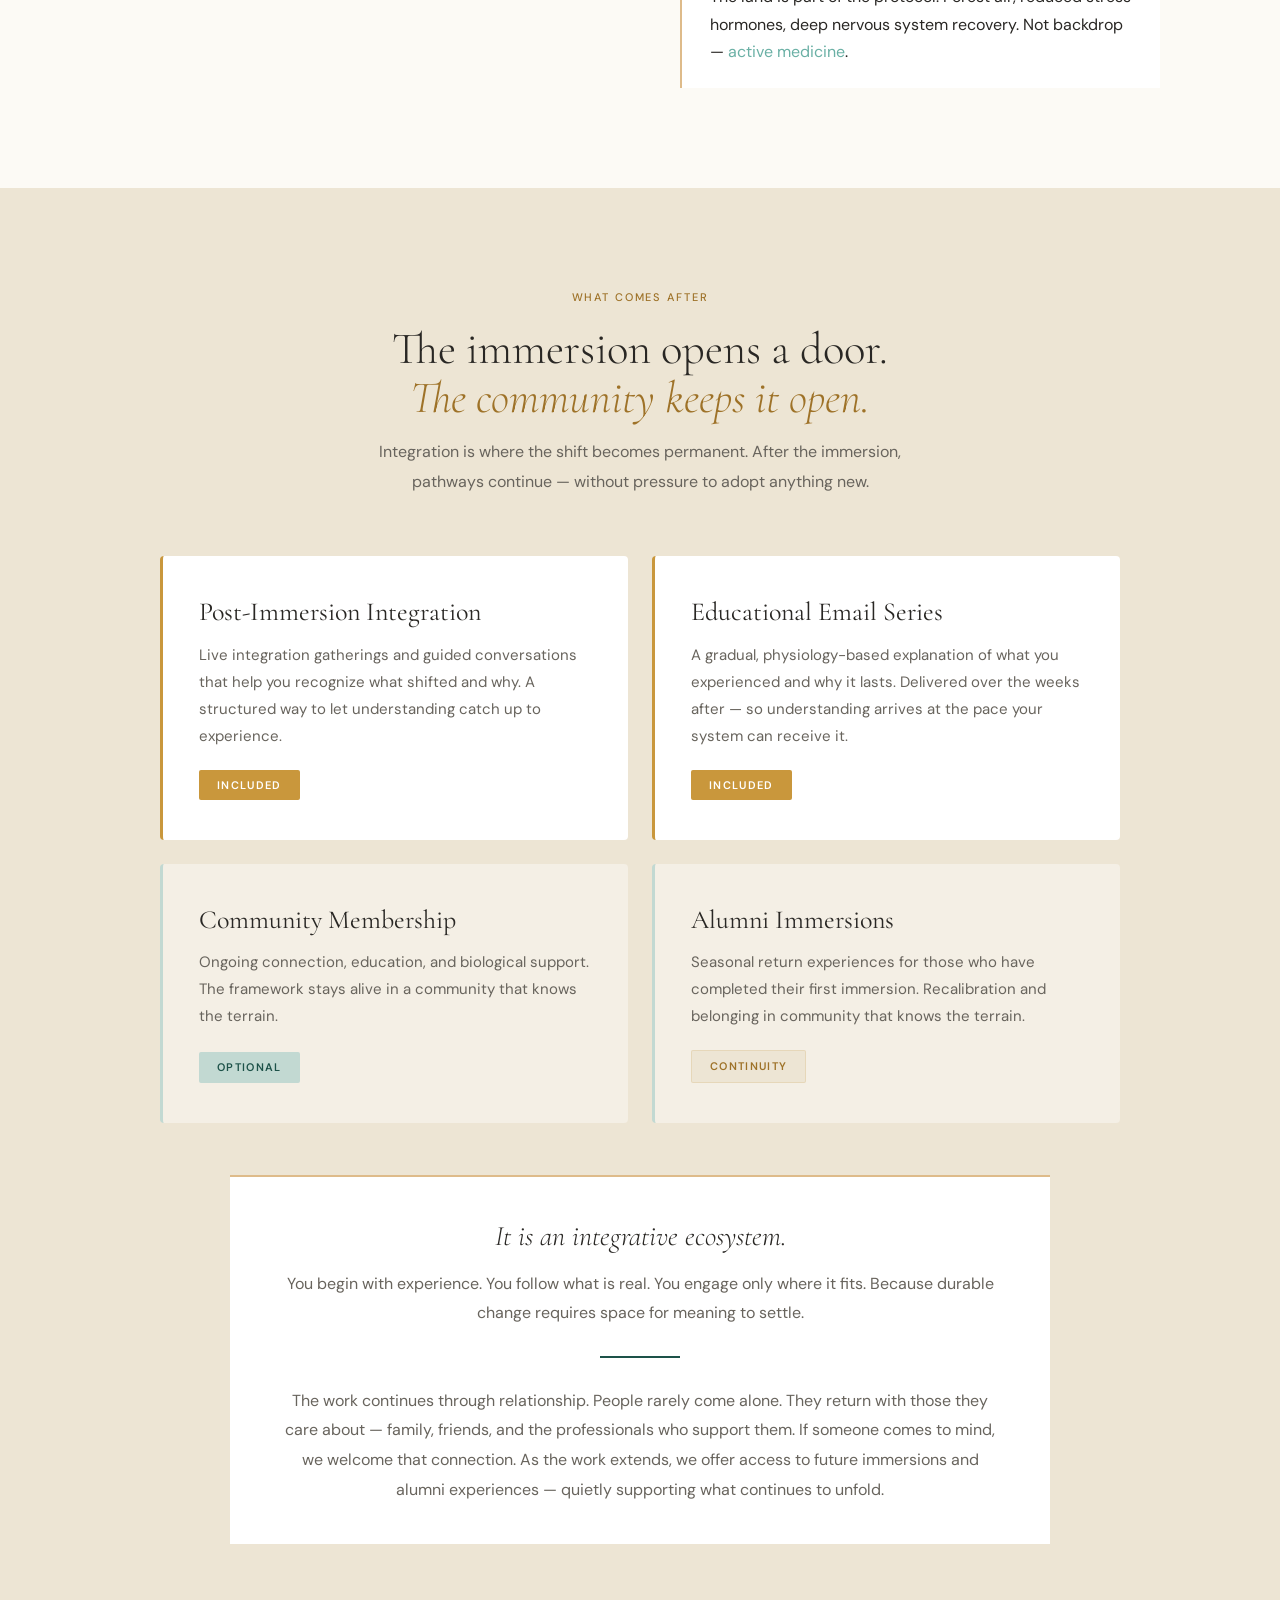
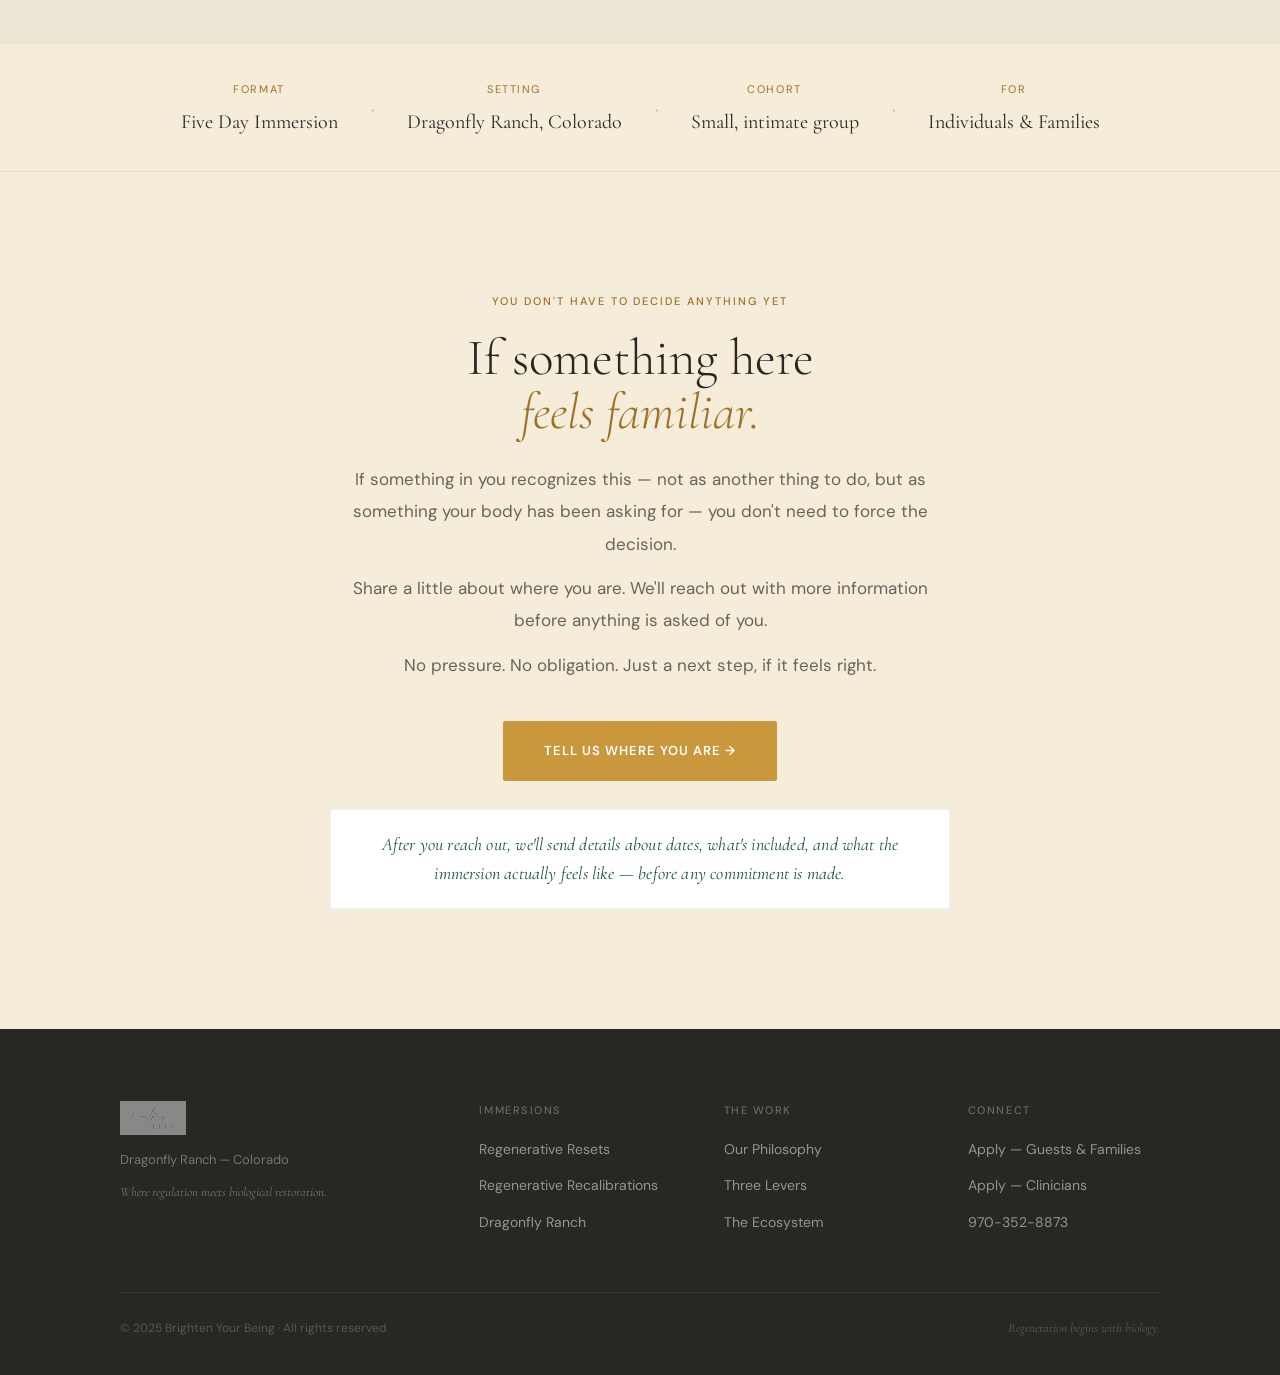
<file: html/brighten_guests.html>
<!DOCTYPE html>
<html lang="en">
<head>
<meta charset="UTF-8">
<meta name="viewport" content="width=device-width, initial-scale=1.0">
<title>Regenerative Recalibrations — Brighten Your Being</title>
<link rel="preconnect" href="https://fonts.googleapis.com">
<link href="https://fonts.googleapis.com/css2?family=Cormorant+Garamond:ital,wght@0,300;0,400;0,500;1,300;1,400;1,500&family=DM+Sans:wght@300;400;500&display=swap" rel="stylesheet">
<link rel="stylesheet" href="../css/brighten-guests.css">
</head>
<body>
<nav>
  <a href="../index.html">
    <img src="../assets/Brighten_Your_Being_Logo.png" alt="Brighten Your Being" class="nav-logo-img">
  </a>
  <ul class="nav-links">
    <li><a href="../index.html">Overview</a></li>
    <li><a href="brighten_practitioners.html">Practitioners</a></li>
    <li><span class="nav-current">Individuals &amp; Families</span></li>
    <li><a href="brighten-system.html">The Model</a></li>
    <li><a href="#guest-apply" class="nav-cta-g">Apply Now</a></li>
  </ul>
</nav>

<div class="pg-banner warm" style="padding:160px 0 120px;">
  <div class="wrap"><div class="fade" style="text-align:left;max-width:700px;margin-right:auto;margin-left:0;">
    <div class="eyebrow gold">Regenerative Recalibrations</div>
    <h1 class="pg-h1">Reclaim the biology<br><em>beneath your life.</em></h1>
    <p class="pg-sub">A regenerative immersion for individuals and families<br>ready to come back to themselves.</p>
  </div></div>
</div>
</div>

<!-- Q1: LEFT — Energy -->
<div class="qa-split fade">
  <div class="qa-img"></div>
  <div class="qa-txt gpale">
    <div class="qa-topic">Energy</div>
    <p class="qa-q">What would it feel like to have energy that <em>actually stays</em> — not spikes, not crashes — but steady, usable, and reliable?</p>
    <p class="qa-ans">When your body is supported at its deepest biological level:</p>
    <ul class="qa-list"><li>Energy becomes consistent</li><li>Your body stops compensating</li><li>You don't have to push to get through the day</li></ul>
    <p class="qa-close">This is not about increasing effort. It's about restoring availability.</p>
  </div>
</div>
<!-- Q2: LEFT — Internal Stability -->
<div class="qa-split fade">
  <div class="qa-img"></div>
  <div class="qa-txt cdp">
    <div class="qa-topic">Internal Stability</div>
    <p class="qa-q">What if your body felt <em>more stable</em> — even in the midst of hormonal and life shifts?</p>
    <p class="qa-ans">When the nervous system and circulation stabilize:</p>
    <ul class="qa-list"><li>The body becomes less reactive</li><li>Internal rhythms begin to regulate</li><li>Resilience returns</li></ul>
    <p class="qa-close">You feel more like yourself again — even as your body changes.</p>
  </div>
</div>
<!-- Q3: RIGHT — Mental Clarity -->
<div class="qa-split flip fade">
  <div class="qa-img"></div>
  <div class="qa-txt gpale">
    <div class="qa-topic">Mental Clarity</div>
    <p class="qa-q">What would change if your mind felt <em>clearer</em> — less noise, less overthinking, more simplicity in decisions?</p>
    <p class="qa-ans">When your system is no longer overloaded:</p>
    <ul class="qa-list"><li>Mental clutter quiets</li><li>Priorities become obvious</li><li>Decisions feel clean instead of heavy</li></ul>
    <p class="qa-close">Clarity is not something you force. It's something your system allows.</p>
  </div>
</div>
<!-- Q4: RIGHT — Emotional Balance -->
<div class="qa-split flip fade">
  <div class="qa-img"></div>
  <div class="qa-txt cdp">
    <div class="qa-topic">Emotional Balance</div>
    <p class="qa-q">What if you could <em>feel more</em> — without feeling overwhelmed?</p>
    <p class="qa-ans">Many people adapt by narrowing their emotional range just to keep functioning. As the body restores its capacity to regulate:</p>
    <ul class="qa-list"><li>Emotions move more fluidly</li><li>Reactivity decreases</li><li>Connection deepens</li></ul>
    <p class="qa-close">You don't shut down. And you don't overflow. You stabilize.</p>
  </div>
</div>
<!-- Q5: LEFT — Reconnection -->
<div class="qa-split fade">
  <div class="qa-img"></div>
  <div class="qa-txt gpale">
    <div class="qa-topic">Reconnection</div>
    <p class="qa-q">When was the last time you felt <em>fully connected to yourself</em> — not just functioning, but present?</p>
    <p class="qa-ans">This work creates space for:</p>
    <ul class="qa-list"><li>Internal awareness to return</li><li>Your own signals to become clear again</li><li>A deeper sense of alignment</li></ul>
    <p class="qa-close">Not who you used to be — but who you are now, with more capacity.</p>
  </div>
</div>
<!-- Q6: LEFT — Sleep & Recovery -->
<div class="qa-split fade">
  <div class="qa-img"></div>
  <div class="qa-txt cdp">
    <div class="qa-topic">Sleep &amp; Recovery</div>
    <p class="qa-q">What if your body could actually <em>rest and restore</em> — when you sleep?</p>
    <p class="qa-ans">When circulation improves and your nervous system begins to settle:</p>
    <ul class="qa-list"><li>Sleep deepens</li><li>Recovery improves</li><li>You wake up more restored</li></ul>
    <p class="qa-close">Rest becomes effective again.</p>
  </div>
</div>
<!-- Q7: LEFT — Nervous System Stability -->
<div class="qa-split flip fade">
  <div class="qa-img"></div>
  <div class="qa-txt cdp">
    <div class="qa-topic">Nervous System Stability</div>
    <p class="qa-q">What would it feel like for your nervous system to actually settle — <em>steady energy, clear thinking, and quiet resilience</em> beneath everything you carry?</p>
    <p class="qa-ans">Through deep biological support and internal coherence, your system begins to recalibrate. Background strain softens. Capacity strengthens.</p>
    <p class="qa-close">This is not about managing stress. It is about changing the baseline from which you operate.</p>
  </div>
</div>
<!-- Q8: RIGHT — Follow-Through -->
<div class="qa-split fade">
  <div class="qa-img"></div>
  <div class="qa-txt gpale">
    <div class="qa-topic">Follow-Through</div>
    <p class="qa-q">What would it feel like if your body <em>supported your intentions</em> — instead of resisting them?</p>
    <p class="qa-ans">As your system stabilizes:</p>
    <ul class="qa-list"><li>Habits become easier to maintain</li><li>Follow-through becomes natural</li><li>Your energy matches your decisions</li></ul>
    <p class="qa-close">No more negotiating with yourself.</p>
  </div>
</div>
<!-- Q9: CENTERED FULL-WIDTH — Being Held -->
<div class="fade" style="background:var(--white);border-top:1px solid var(--b-gold);border-bottom:1px solid var(--b-gold);margin:40px 0;padding:80px 60px;text-align:center;">
    <div class="qa-topic" style="text-align:center;">Being Held</div>
    <p class="qa-q" style="text-align:center;max-width:780px;margin:0 auto;">What would it feel like to <em>not carry everything alone</em> for a few days?</p>
    <p class="qa-ans" style="text-align:center;max-width:780px;margin:0 auto;">This is a space where you don't have to manage everything, explain yourself, or hold the room. You can simply be supported.</p>
    <p class="qa-close" style="text-align:center;">And that, in itself, begins to reset the system.</p>
</div>

<div class="tiles-sec cream">
  <div class="wrap">
    <div class="tiles-hd fade"><div class="eyebrow gold c">Across Time</div><h2>What guests have noticed.<br><em>When the body is supported.</em></h2></div>
    <div class="tile-grid fade">
      <div class="tile"><div class="tile-n">01</div><div class="tile-title">Energy That Holds</div><div class="tile-quote">"I stopped waiting for it to run out."</div><div class="tile-body"><span style="color:var(--sage);">Steady energy</span> across the day. No crash. No pushing through.</div><div class="tile-tag">Circulation restores from the inside out</div></div>
      <div class="tile"><div class="tile-n">02</div><div class="tile-title">Internal Stability</div><div class="tile-quote">"I felt more like myself — even with everything still changing."</div><div class="tile-body">Less reactivity. Deeper sleep. A steadier mood. When your nervous system stabilizes, your body no longer has to compensate on its own.</div><div class="tile-tag">Internal regulation returns</div></div>
      <div class="tile"><div class="tile-n">03</div><div class="tile-title">Mental Clarity</div><div class="tile-quote">"The noise got quieter."</div><div class="tile-body">Less mental load. Priorities become obvious. Decisions feel <span style="color:var(--sage);">clean instead of heavy</span>.</div><div class="tile-tag">Deep recovery clears the fog</div></div>
      <div class="tile"><div class="tile-n">04</div><div class="tile-title">Emotional Balance</div><div class="tile-quote">"I could feel without it being too much."</div><div class="tile-body">Emotions moving fluidly. Less reactivity. Deeper connection without flooding.</div><div class="tile-tag">Emotional capacity expands</div></div>
      <div class="tile"><div class="tile-n">05</div><div class="tile-title">Reconnection</div><div class="tile-quote">"I started noticing what I actually wanted again."</div><div class="tile-body">Your own signals become <span style="color:var(--sage);">clear again</span>. A return to knowing what you actually need.</div><div class="tile-tag">Rest and repair reconnects you</div></div>
      <div class="tile"><div class="tile-n">06</div><div class="tile-title">Ease in Follow-Through</div><div class="tile-quote">"I stopped convincing myself to do things."</div><div class="tile-body">Habits requiring less effort. Body and will moving in the same direction.</div><div class="tile-tag">Intention meets capacity</div></div>
      <div class="tile"><div class="tile-n">07</div><div class="tile-title">Restorative Sleep</div><div class="tile-quote">"I woke up actually rested."</div><div class="tile-body">Deeper sleep. <span style="color:var(--sage);">Real recovery</span>. Waking with something available — not already spent.</div><div class="tile-tag">Restorative cycles deepen</div></div>
      <div class="tile"><div class="tile-n">08</div><div class="tile-title">Changes That Continue</div><div class="tile-quote">"It kept unfolding after I left."</div><div class="tile-body">Not a temporary lift — a <span style="color:var(--sage);">biological reorganization</span>. Recovery and repair continuing in the weeks after.</div><div class="tile-tag">The body keeps integrating</div></div>
    </div>
  </div>
</div>

<div class="dur-sec cream">
  <div class="wrap"><div class="dur-inner">
    <div class="fade">
      <div class="eyebrow gold">During the Immersion</div>
      <h2 class="dur-h2">Supported from<br><em>morning through evening.</em></h2>
      <p class="dur-p">Microcirculation optimization and neurofeedback happen twice daily — morning and afternoon — across all five days. The accumulation is what creates durable shift.</p>
      <p class="dur-p">Shared exploration, biology education, and forest immersion fill the space between sessions. This is not a schedule to keep up with. It is a container that supports you.</p>
    </div>
    <div class="dur-items fade">
      <div class="dur-item"><div class="dur-freq">Twice Daily · All 5 Days</div><div class="dur-t">Microcirculation Optimization</div><div class="dur-b">Two sessions per day. Direct biological support that accumulates — <span style="color:var(--sage);">restoring circulation</span> and shifting your baseline over the full immersion.</div></div>
      <div class="dur-item"><div class="dur-freq">Twice Daily · All 5 Days</div><div class="dur-t">Neurofeedback Sessions</div><div class="dur-b">Two sessions per day. Gentle, cumulative nervous system training. <span style="color:var(--sage);">No effort required</span> — each session builds on what the previous one opened.</div></div>
      <div class="dur-item"><div class="dur-freq">Daily · Afternoon</div><div class="dur-t">Shared Exploration &amp; Conversation</div><div class="dur-b">Small group. Honest space. What's shifting, what's emerging — in community with others on the same ground.</div></div>
      <div class="dur-item"><div class="dur-freq">Daily · Afternoon</div><div class="dur-t">Biology Education</div><div class="dur-b">Understanding your system in language that makes sense. When you understand what's happening, <span style="color:var(--sage);">you stop fighting it</span>.</div></div>
      <div class="dur-item"><div class="dur-freq">Throughout</div><div class="dur-t">Forest Immersion at Dragonfly Ranch</div><div class="dur-b">The land is part of the protocol. Forest air, reduced stress hormones, deep nervous system recovery. Not backdrop — <span style="color:var(--sage);">active medicine</span>.</div></div>
    </div>
  </div></div>
</div>

<div class="pathway-sec">
  <div class="wrap">
    <div class="pathway-hd fade">
      <div class="eyebrow gold c">What Comes After</div>
      <h2>The immersion opens a door.<br><em>The community keeps it open.</em></h2>
      <p>Integration is where the shift becomes permanent. After the immersion, pathways continue — without pressure to adopt anything new.</p>
    </div>
    <div class="pw-flow fade">
      <div class="pw-card included">
        <div><h4>Post-Immersion Integration</h4><p>Live integration gatherings and guided conversations that help you recognize what shifted and why. A structured way to let understanding catch up to experience.</p></div>
        <div class="pw-tag inc">Included</div>
      </div>
      <div class="pw-card included">
        <div><h4>Educational Email Series</h4><p>A gradual, physiology-based explanation of what you experienced and why it lasts. Delivered over the weeks after — so understanding arrives at the pace your system can receive it.</p></div>
        <div class="pw-tag inc">Included</div>
      </div>
      <div class="pw-card optional">
        <div><h4>Community Membership</h4><p>Ongoing connection, education, and biological support. The framework stays alive in a community that knows the terrain.</p></div>
        <div class="pw-tag opt">Optional</div>
      </div>
      <div class="pw-card optional">
        <div><h4>Alumni Immersions</h4><p>Seasonal return experiences for those who have completed their first immersion. Recalibration and belonging in community that knows the terrain.</p></div>
        <div class="pw-tag cont">Continuity</div>
      </div>
    </div>
    <div class="pw-close fade" style="text-align:center;">
      <h3>It is an integrative ecosystem.</h3>
      <p>You begin with experience. You follow what is real. You engage only where it fits. Because durable change requires space for meaning to settle.</p>
      <div style="width:80px;height:2px;background:var(--sage-dark);margin:28px auto;"></div>
      <p>The work continues through relationship. People rarely come alone. They return with those they care about — family, friends, and the professionals who support them. If someone comes to mind, we welcome that connection. As the work extends, we offer access to future immersions and alumni experiences — quietly supporting what continues to unfold.</p>
    </div>
  </div>
</div>

<div class="stat-bar warm"><div class="wrap">
  <div class="stat-flow">
    <div class="stat-item"><span class="stat-lbl">Format</span><span class="stat-val">Five Day Immersion</span></div>
    <span class="stat-div">·</span>
    <div class="stat-item"><span class="stat-lbl">Setting</span><span class="stat-val">Dragonfly Ranch, Colorado</span></div>
    <span class="stat-div">·</span>
    <div class="stat-item"><span class="stat-lbl">Cohort</span><span class="stat-val">Small, intimate group</span></div>
    <span class="stat-div">·</span>
    <div class="stat-item"><span class="stat-lbl">For</span><span class="stat-val">Individuals &amp; Families</span></div>
  </div>
</div></div>

<div class="apply-sec warm" id="guest-apply">
  <div class="wrap"><div class="apply-in fade">
    <div class="apply-eyebrow">You Don't Have to Decide Anything Yet</div>
    <h2 class="apply-h2">If something here<br><em>feels familiar.</em></h2>
    <div class="apply-body">
      <p>If something in you recognizes this — not as another thing to do, but as something your body has been asking for — you don't need to force the decision.</p>
      <p>Share a little about where you are. We'll reach out with more information before anything is asked of you.</p>
      <p>No pressure. No obligation. Just a next step, if it feels right.</p>
    </div>
    <a href="#" class="btn-gold">Tell Us Where You Are &#8594;</a>
    <p class="apply-sub">After you reach out, we'll send details about dates, what's included, and what the immersion actually feels like — before any commitment is made.</p>
  </div></div>
</div>
<footer>
  <div class="wrap">
    <div class="f-grid">
      <div class="f-brand">
        <img src="../assets/Brighten_Your_Being_Logo.png" alt="Brighten Your Being">
        <p>Dragonfly Ranch — Colorado</p>
        <p class="f-tag">Where regulation meets biological restoration.</p>
      </div>
      <div class="f-col"><h5>Immersions</h5><ul><li><a href="brighten_practitioners.html">Regenerative Resets</a></li><li><a href="brighten_guests.html">Regenerative Recalibrations</a></li><li><a href="../index.html">Dragonfly Ranch</a></li></ul></div>
      <div class="f-col"><h5>The Work</h5><ul><li><a href="../index.html">Our Philosophy</a></li><li><a href="../index.html">Three Levers</a></li><li><a href="../index.html#apply">The Ecosystem</a></li></ul></div>
      <div class="f-col"><h5>Connect</h5><ul><li><a href="brighten_guests.html#guest-apply">Apply — Guests &amp; Families</a></li><li><a href="brighten_practitioners.html#prac-apply">Apply — Clinicians</a></li><li><a href="#">970-352-8873</a></li></ul></div>
    </div>
    <div class="f-bot"><p>&copy; 2025 Brighten Your Being &middot; All rights reserved</p><span>Regeneration begins with biology.</span></div>
  </div>
</footer>
<script>
const obs=new IntersectionObserver(function(es){es.forEach(function(e,i){if(e.isIntersecting)setTimeout(function(){e.target.classList.add("in");},i*80);});},{threshold:0.07});
document.querySelectorAll(".fade").forEach(function(el){obs.observe(el);});
</script>
</body>
</html>
</file>
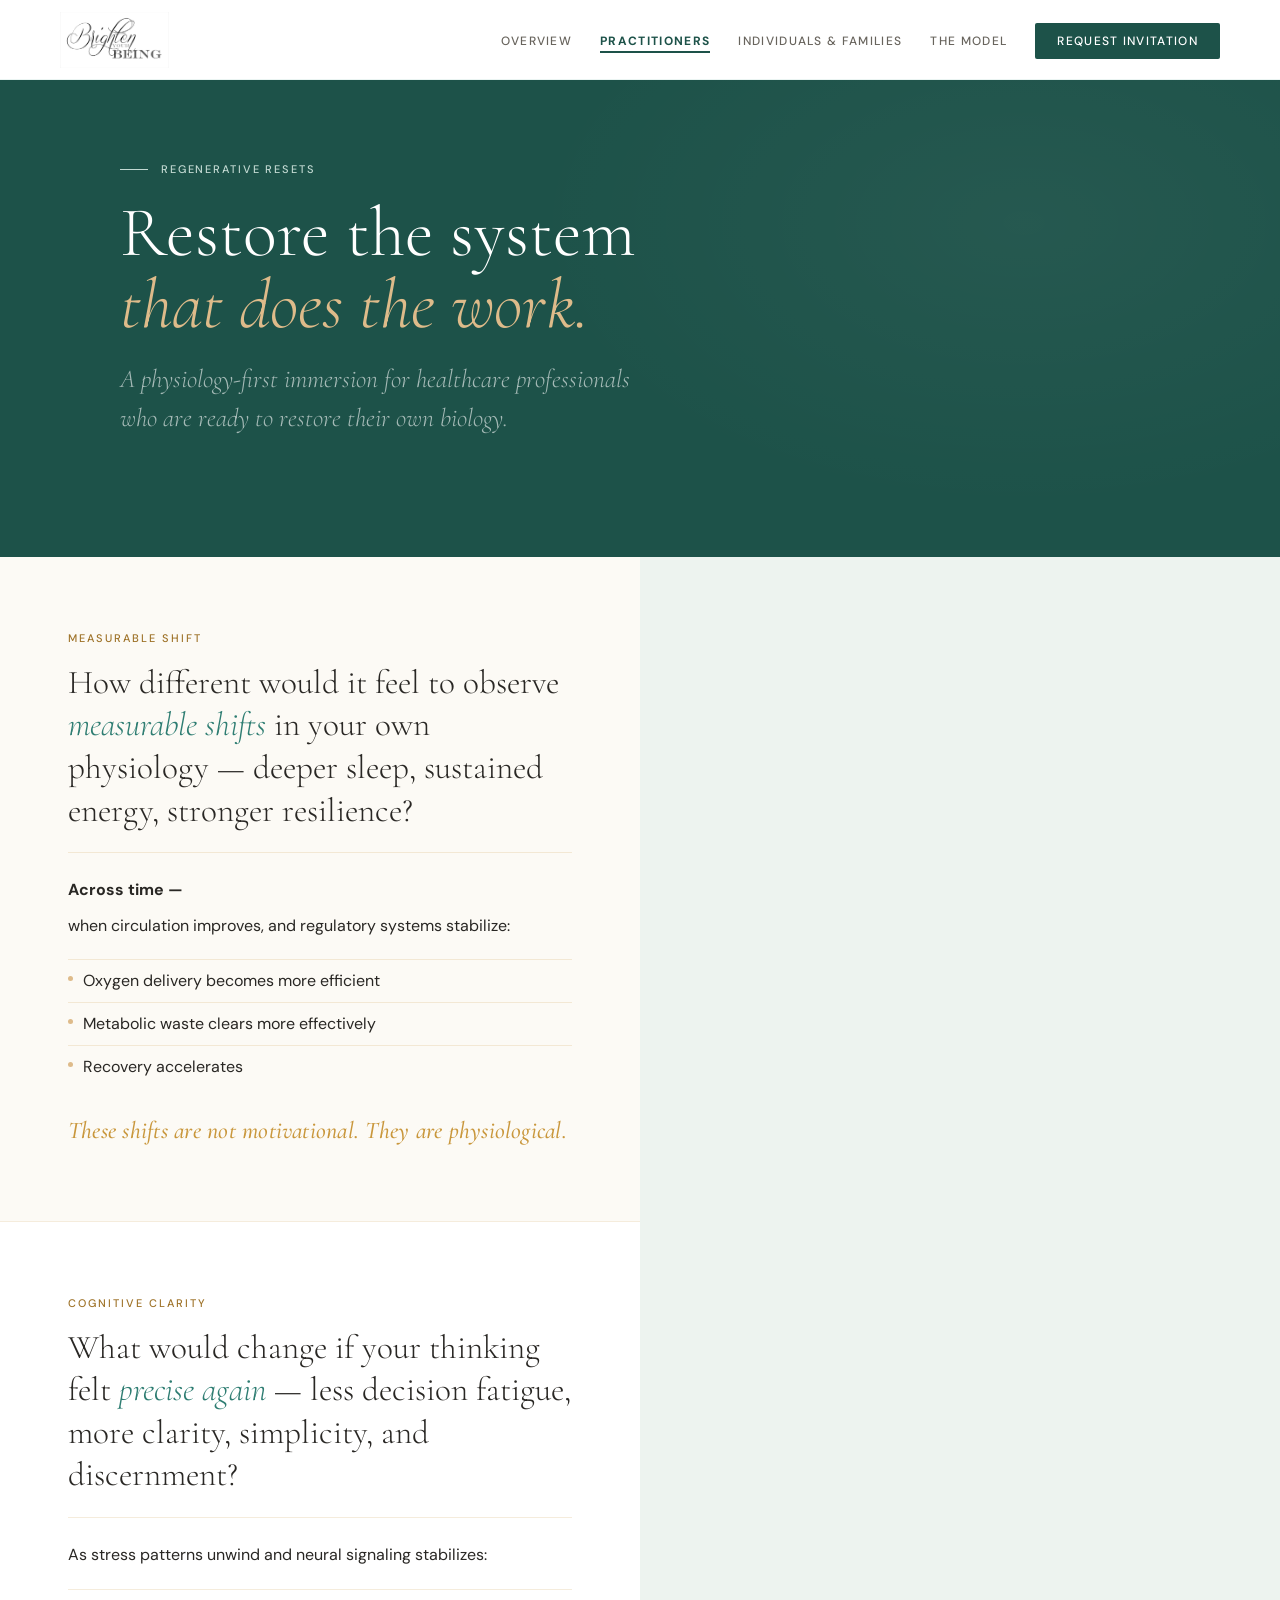
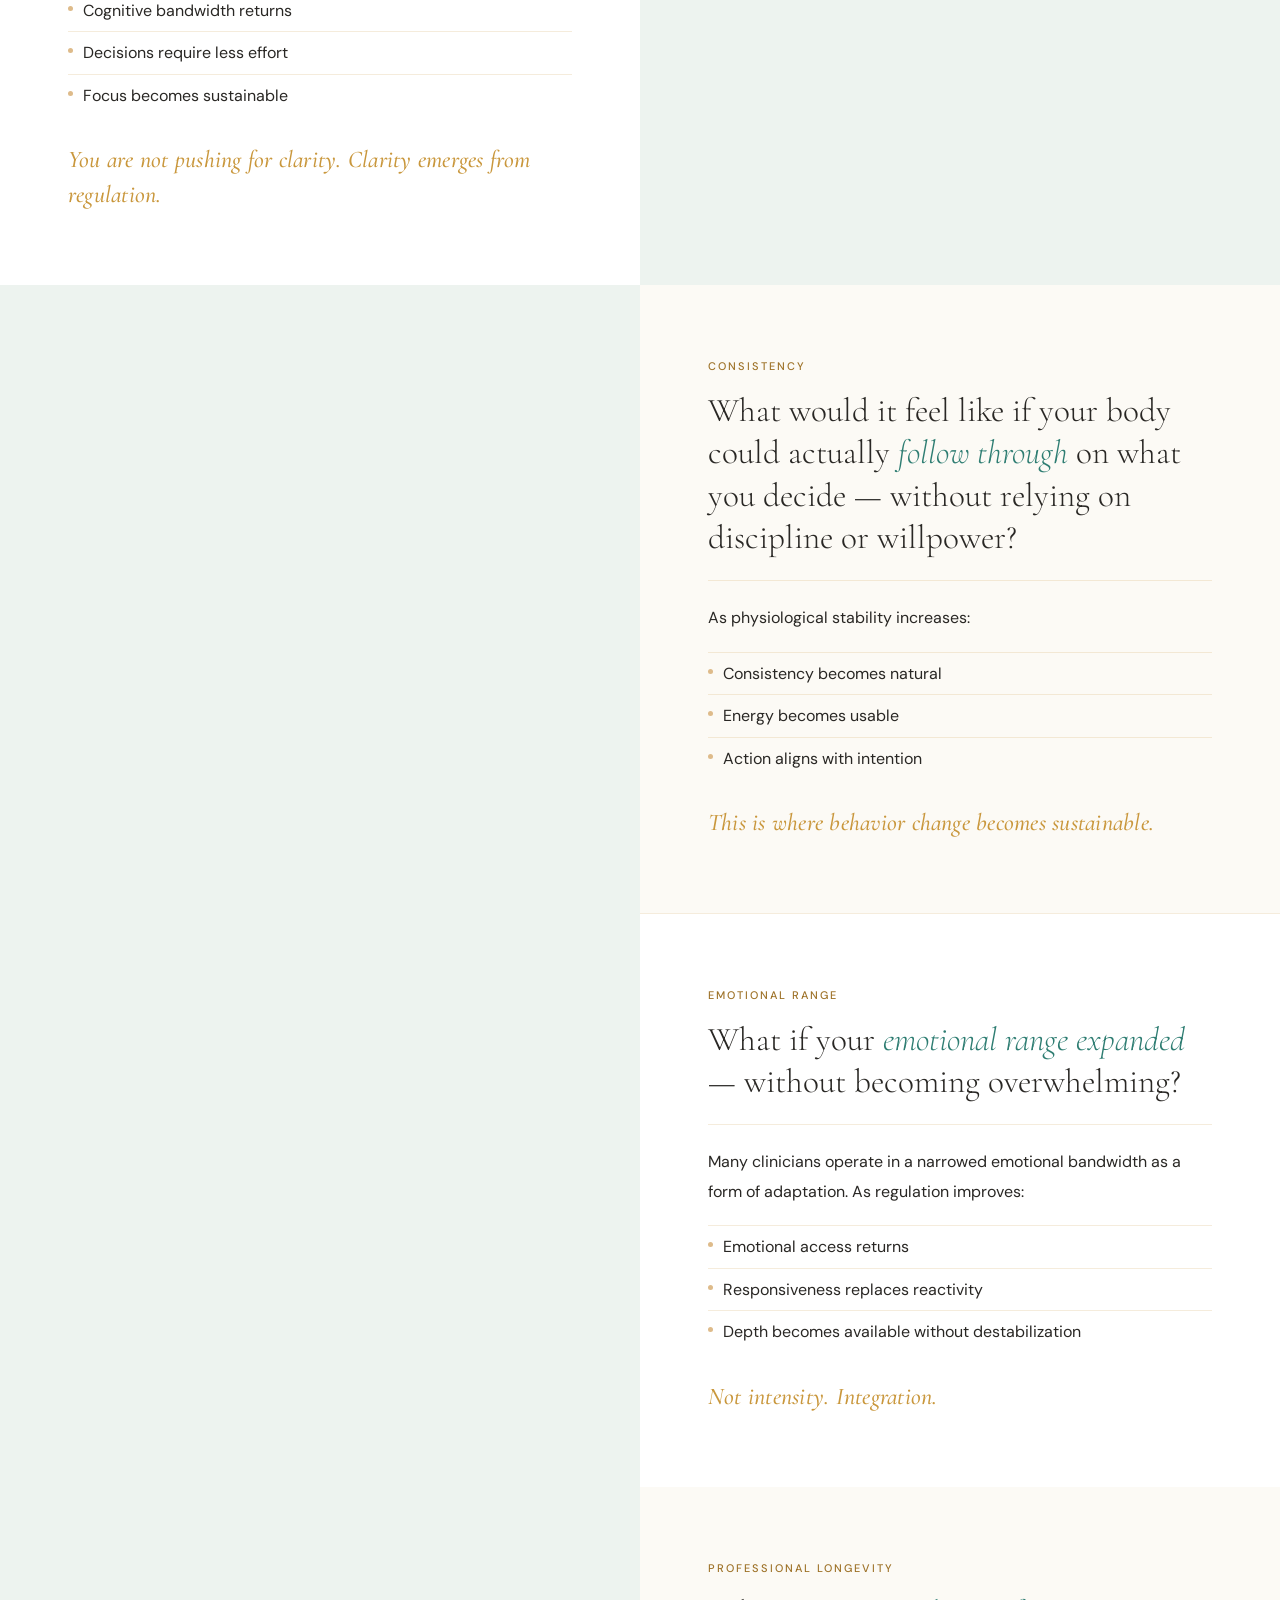
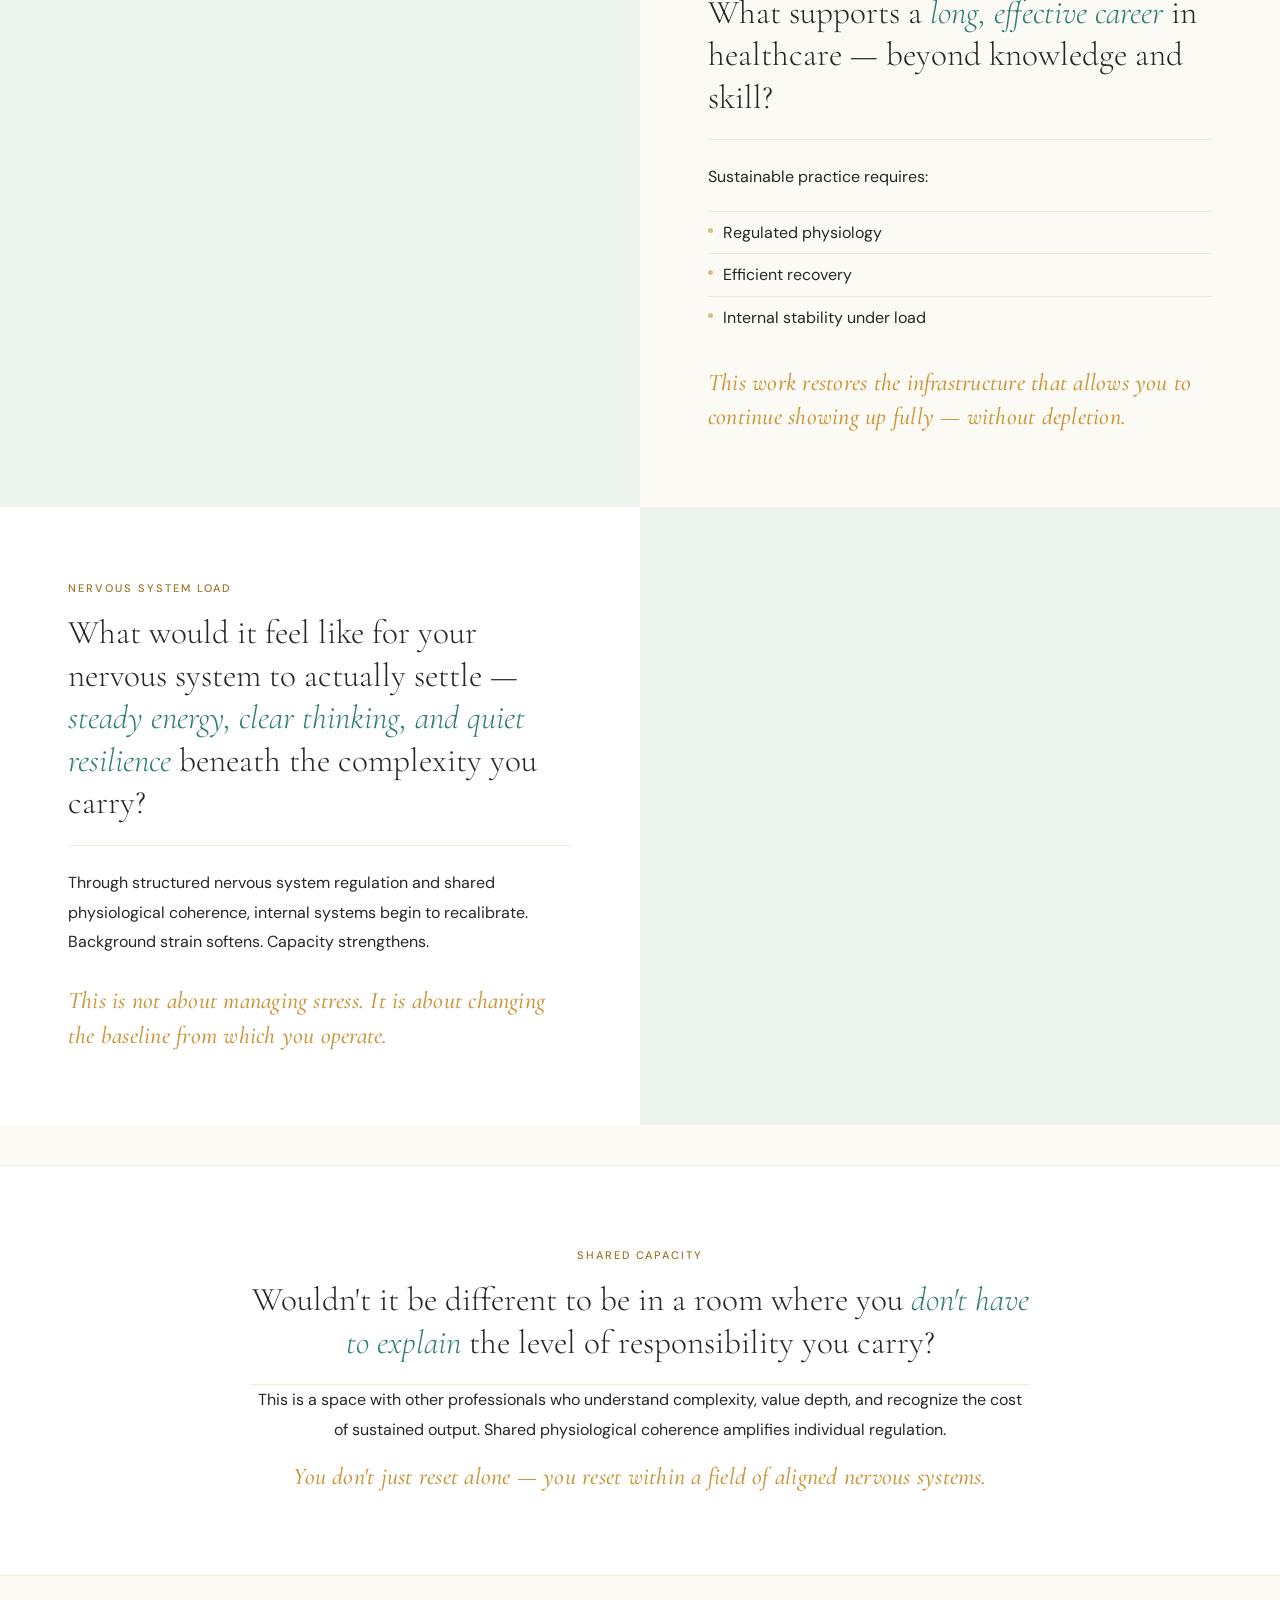
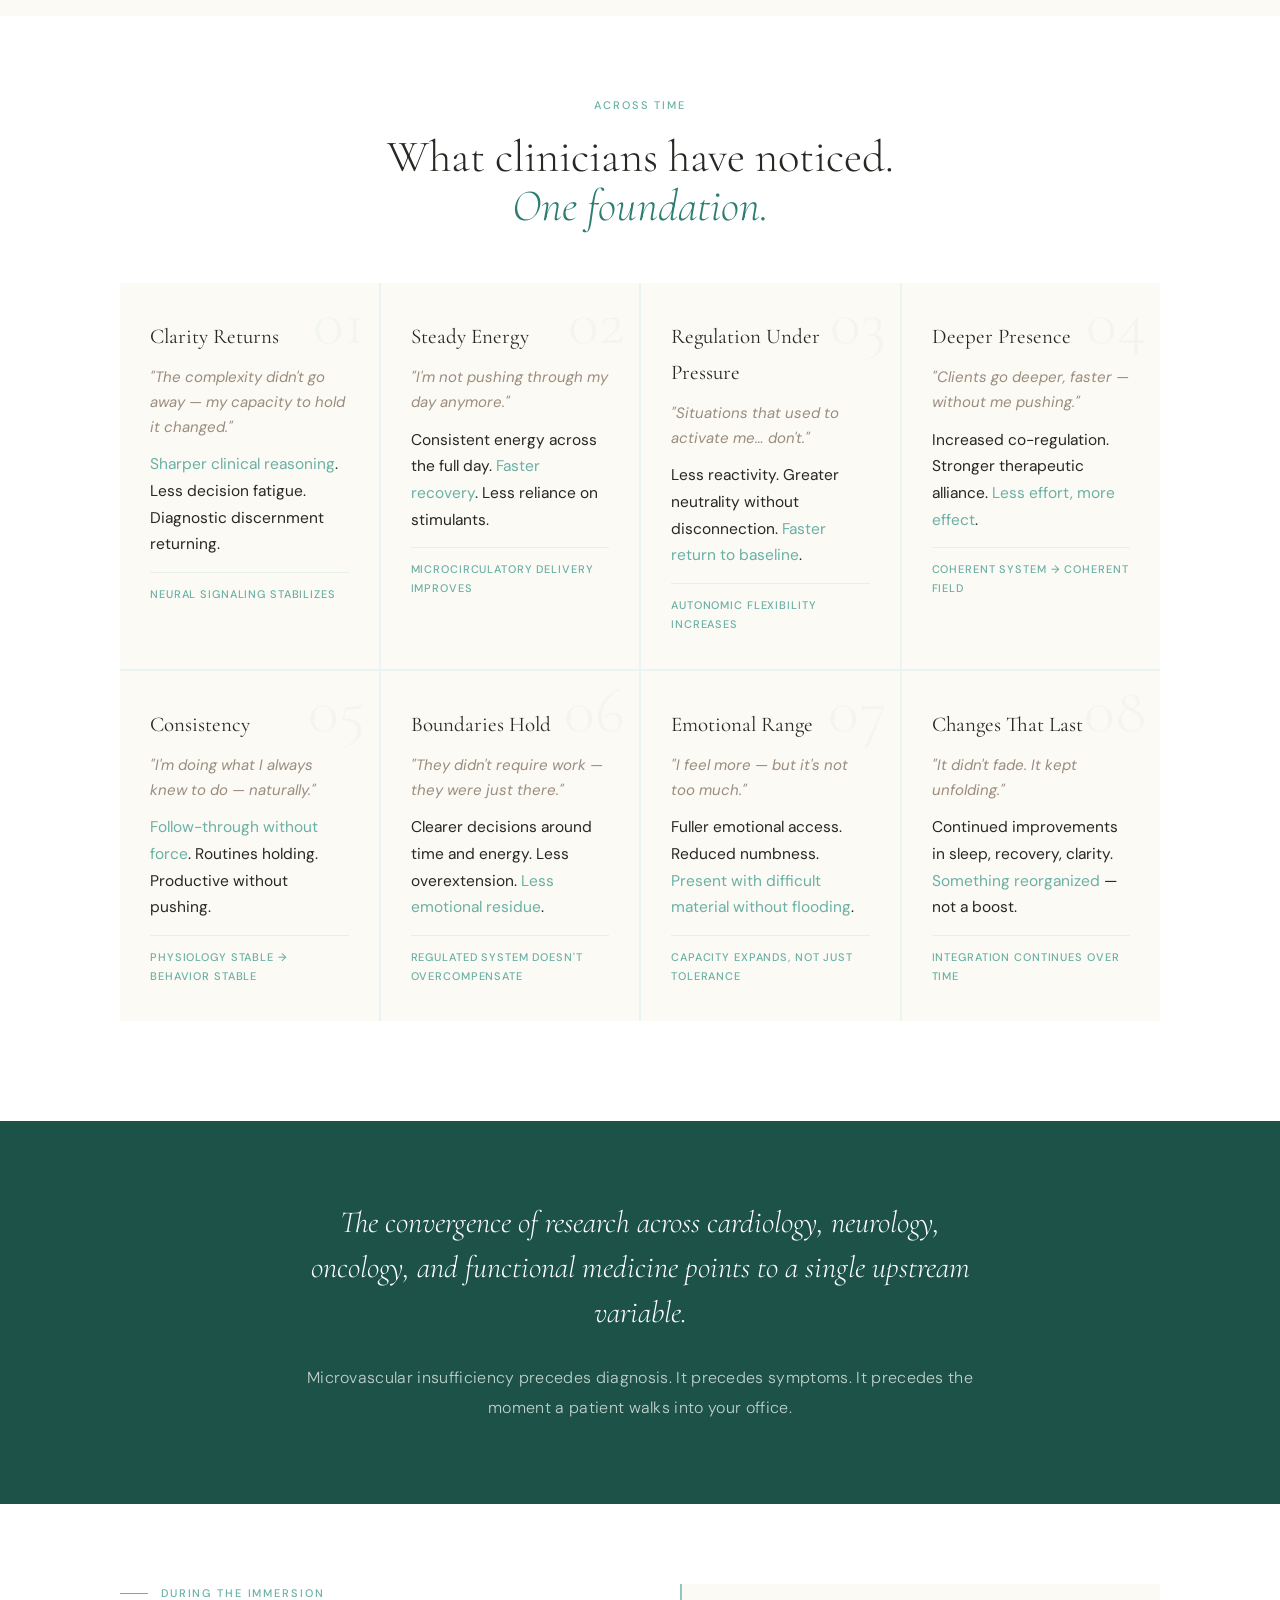
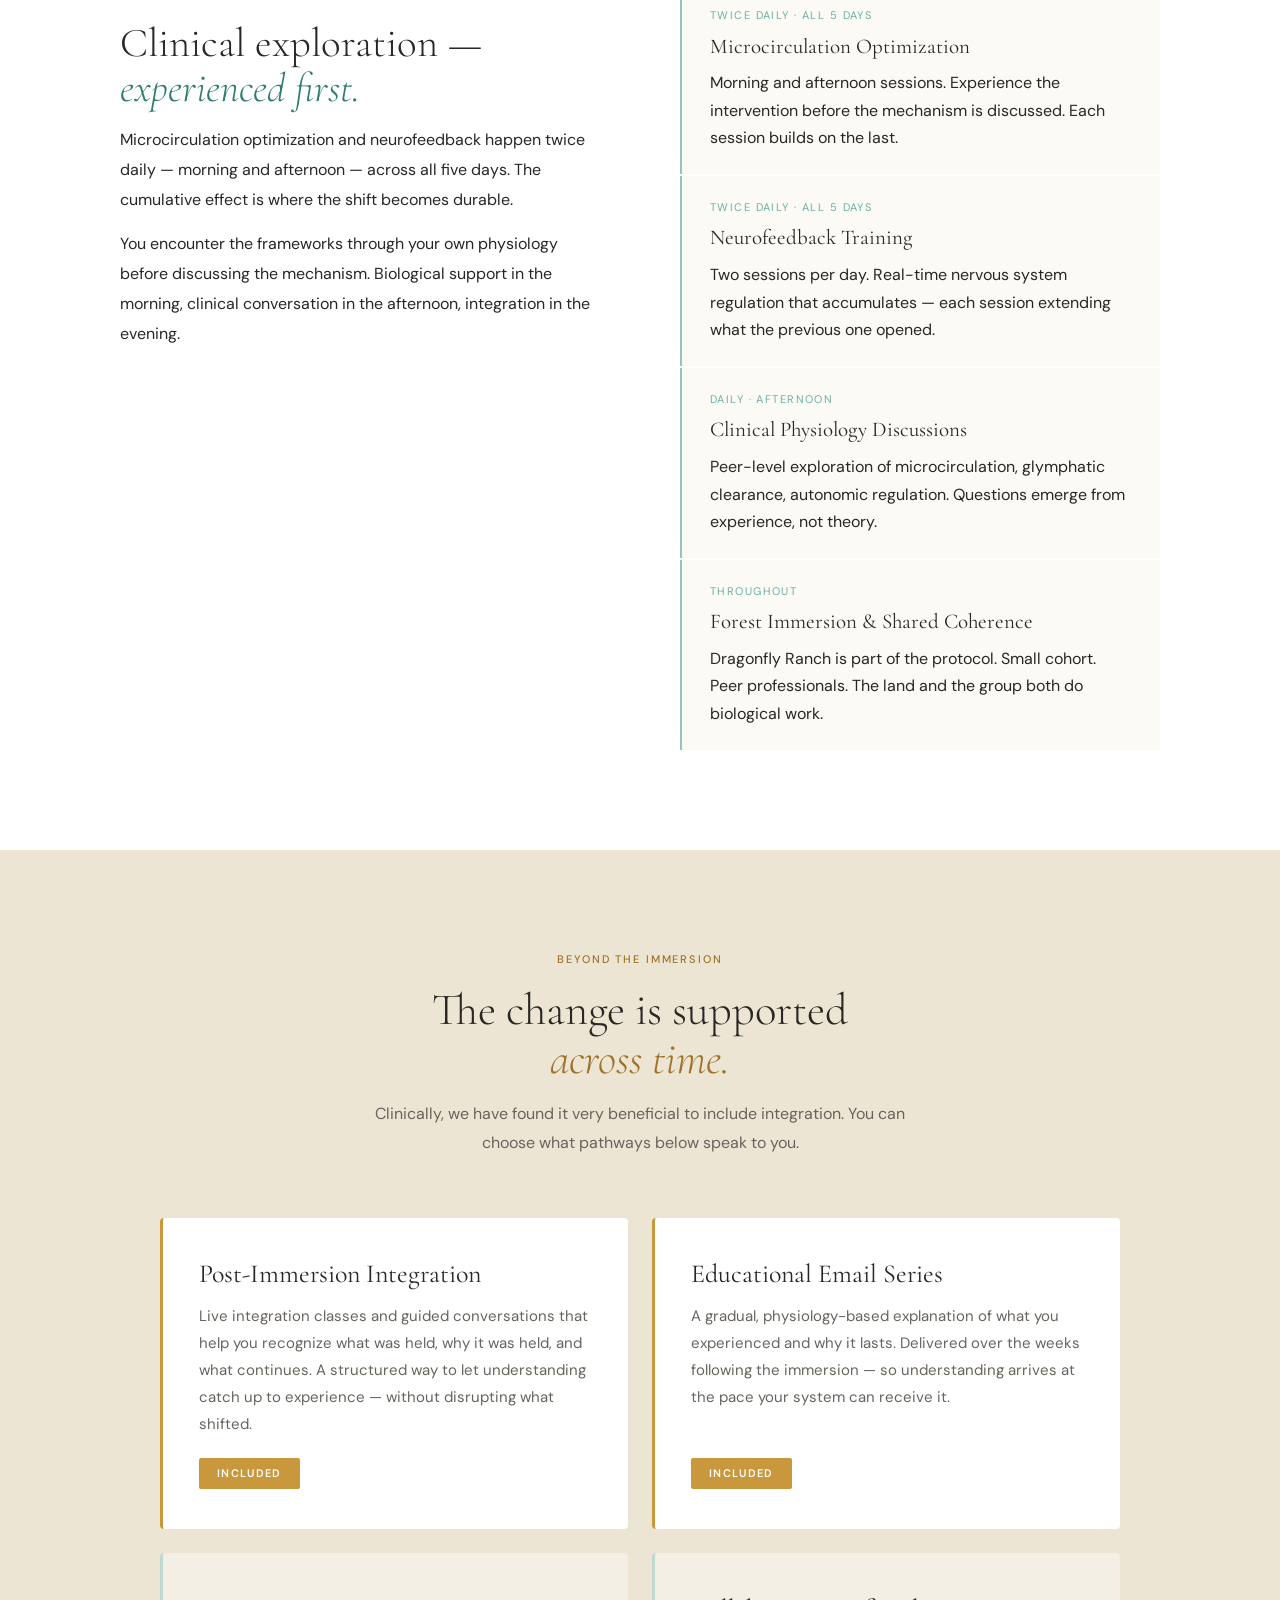
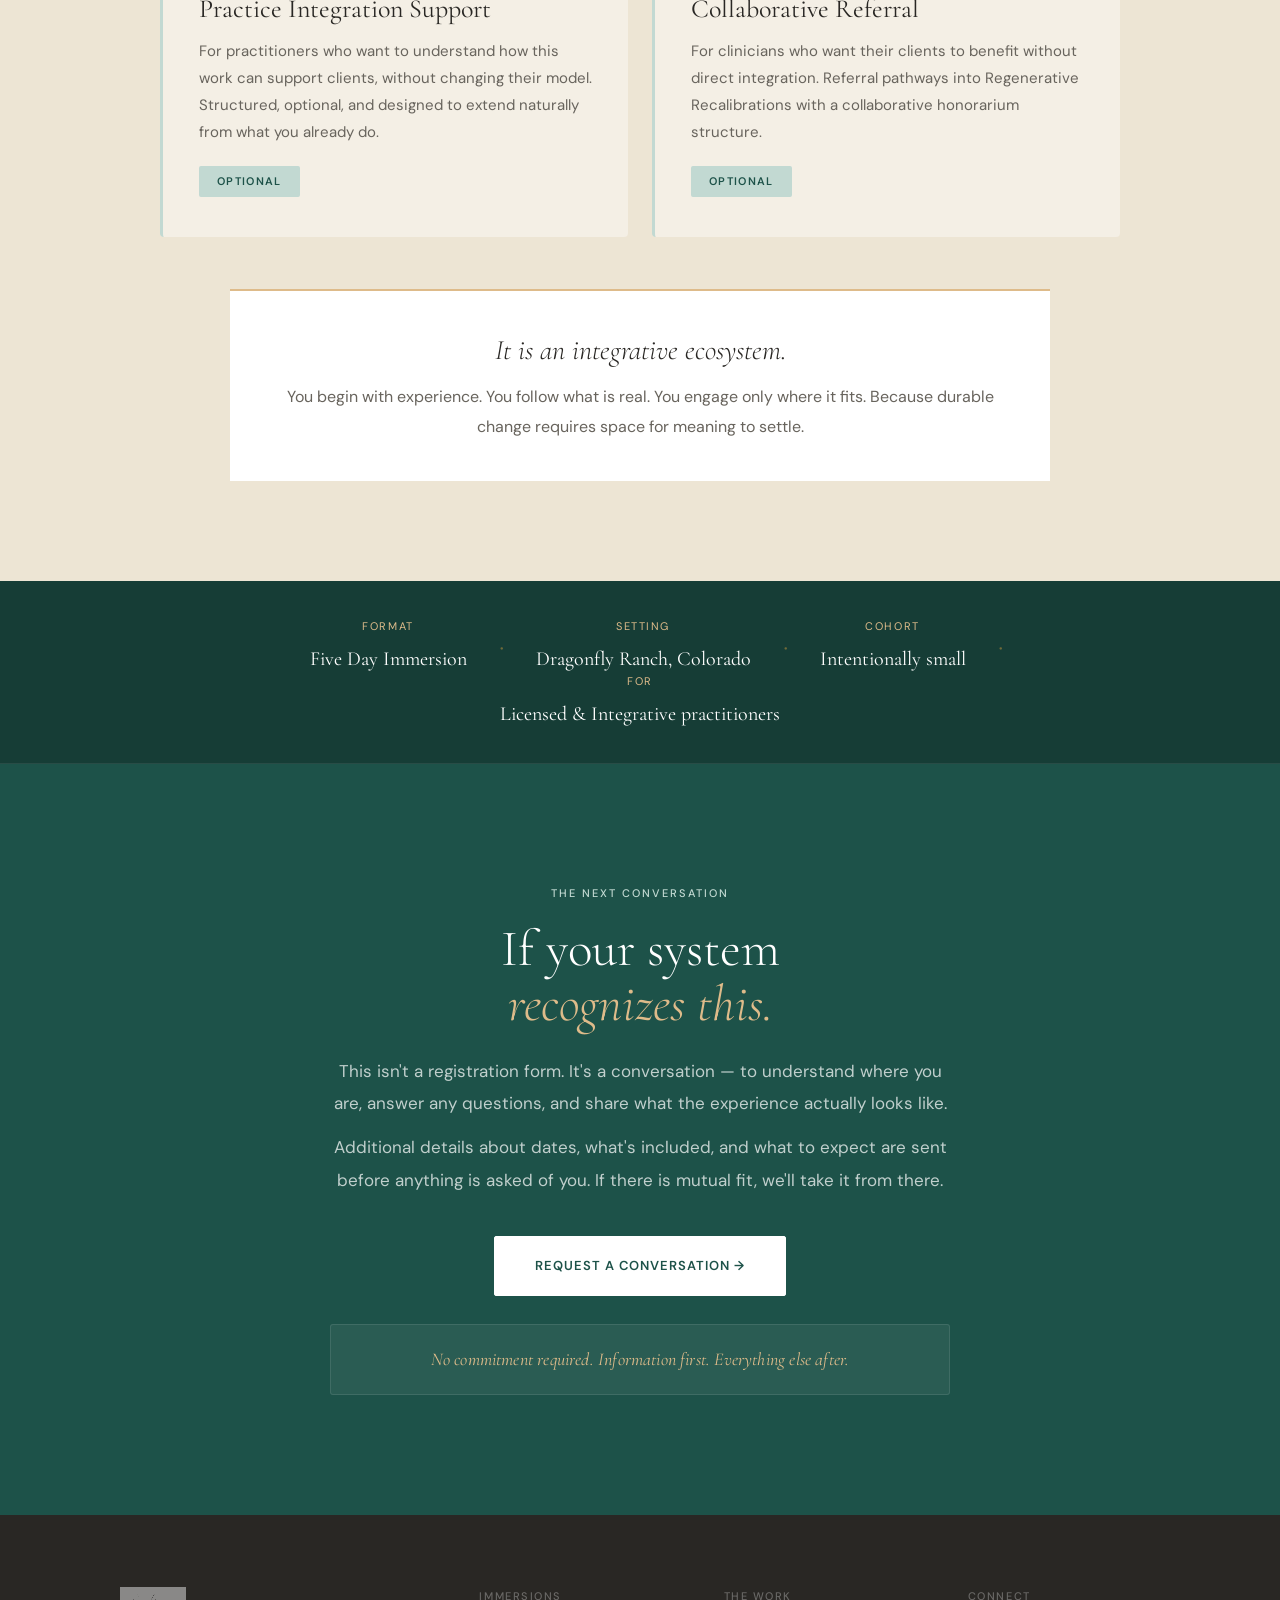
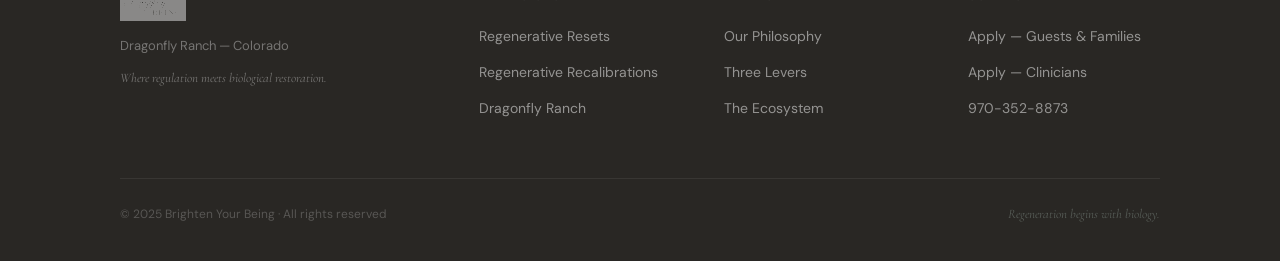
<file: html/brighten_practitioners.html>
<!DOCTYPE html>
<html lang="en">
<head>
<meta charset="UTF-8">
<meta name="viewport" content="width=device-width, initial-scale=1.0">
<title>Regenerative Resets — Brighten Your Being</title>
<link rel="preconnect" href="https://fonts.googleapis.com">
<link href="https://fonts.googleapis.com/css2?family=Cormorant+Garamond:ital,wght@0,300;0,400;0,500;1,300;1,400;1,500&family=DM+Sans:wght@300;400;500&display=swap" rel="stylesheet">
<link rel="stylesheet" href="../css/brighten-practitioners.css">
</head>
<body>
<nav>
  <a href="../index.html">
    <img src="../assets/Brighten_Your_Being_Logo.png" alt="Brighten Your Being" class="nav-logo-img">
  </a>
  <ul class="nav-links">
    <li><a href="../index.html">Overview</a></li>
    <li><span class="nav-current">Practitioners</span></li>
    <li><a href="brighten_guests.html">Individuals &amp; Families</a></li>
    <li><a href="brighten-system.html">The Model</a></li>
    <li><a href="#prac-apply" class="nav-cta-p">Request Invitation</a></li>
  </ul>
</nav>

<div class="pg-banner dark" style="padding:160px 0 120px;">
  <div class="wrap"><div class="fade" style="text-align:left;max-width:700px;margin-right:auto;margin-left:0;">
    <div class="eyebrow lt">Regenerative Resets</div>
    <h1 class="pg-h1">Restore the system<br><em>that does the work.</em></h1>
    <p class="pg-sub">A physiology-first immersion for healthcare professionals<br>who are ready to restore their own biology.</p>
  </div></div>
</div>
</div>

<!-- Q2+Q3: LEFT SIDE, PAIRED -->
<div class="qa-split left fade">
  <div class="qa-content">
    <div class="qa-txt cream">
      <div class="qa-topic">Measurable Shift</div>
      <p class="qa-q">How different would it feel to observe <em>measurable shifts</em> in your own physiology — deeper sleep, sustained energy, stronger resilience?</p>
      <p class="qa-ans"><strong style="display:block;margin-bottom:6px;">Across time —</strong>when circulation improves, and regulatory systems stabilize:</p>
      <ul class="qa-list"><li>Oxygen delivery becomes more efficient</li><li>Metabolic waste clears more effectively</li><li>Recovery accelerates</li></ul>
      <p class="qa-close">These shifts are not motivational. They are physiological.</p>
    </div>
    <div class="qa-txt white" style="border-top:1px solid var(--b-gold);">
      <div class="qa-topic">Cognitive Clarity</div>
      <p class="qa-q">What would change if your thinking felt <em>precise again</em> — less decision fatigue, more clarity, simplicity, and discernment?</p>
      <p class="qa-ans">As stress patterns unwind and neural signaling stabilizes:</p>
      <ul class="qa-list"><li>Cognitive bandwidth returns</li><li>Decisions require less effort</li><li>Focus becomes sustainable</li></ul>
      <p class="qa-close">You are not pushing for clarity. Clarity emerges from regulation.</p>
    </div>
  </div>
  <div class="qa-space" style="background:var(--mist);"></div>
</div>

<!-- Q4+Q5: RIGHT SIDE, PAIRED -->
<div class="qa-split right fade">
  <div class="qa-space" style="background:var(--mist);"></div>
  <div class="qa-content">
    <div class="qa-txt cream">
      <div class="qa-topic">Consistency</div>
      <p class="qa-q">What would it feel like if your body could actually <em>follow through</em> on what you decide — without relying on discipline or willpower?</p>
      <p class="qa-ans">As physiological stability increases:</p>
      <ul class="qa-list"><li>Consistency becomes natural</li><li>Energy becomes usable</li><li>Action aligns with intention</li></ul>
      <p class="qa-close">This is where behavior change becomes sustainable.</p>
    </div>
    <div class="qa-txt white" style="border-top:1px solid var(--b-gold);">
      <div class="qa-topic">Emotional Range</div>
      <p class="qa-q">What if your <em>emotional range expanded</em> — without becoming overwhelming?</p>
      <p class="qa-ans">Many clinicians operate in a narrowed emotional bandwidth as a form of adaptation. As regulation improves:</p>
      <ul class="qa-list"><li>Emotional access returns</li><li>Responsiveness replaces reactivity</li><li>Depth becomes available without destabilization</li></ul>
      <p class="qa-close">Not intensity. Integration.</p>
    </div>
  </div>
</div>

<!-- Q6: RIGHT SIDE, SOLO -->
<div class="qa-split right fade">
  <div class="qa-space" style="background:var(--mist);"></div>
  <div class="qa-content">
    <div class="qa-txt cream">
      <div class="qa-topic">Professional Longevity</div>
      <p class="qa-q">What supports a <em>long, effective career</em> in healthcare — beyond knowledge and skill?</p>
      <p class="qa-ans">Sustainable practice requires:</p>
      <ul class="qa-list"><li>Regulated physiology</li><li>Efficient recovery</li><li>Internal stability under load</li></ul>
      <p class="qa-close">This work restores the infrastructure that allows you to continue showing up fully — without depletion.</p>
    </div>
  </div>
</div>

<!-- NERVOUS SYSTEM LOAD — after Professional Longevity -->
<div class="qa-split left fade">
  <div class="qa-content">
    <div class="qa-txt white">
      <div class="qa-topic">Nervous System Load</div>
      <p class="qa-q">What would it feel like for your nervous system to actually settle — <em>steady energy, clear thinking, and quiet resilience</em> beneath the complexity you carry?</p>
      <p class="qa-ans">Through structured nervous system regulation and shared physiological coherence, internal systems begin to recalibrate. Background strain softens. Capacity strengthens.</p>
      <p class="qa-close">This is not about managing stress. It is about changing the baseline from which you operate.</p>
    </div>
  </div>
  <div class="qa-space" style="background:var(--mist);"></div>
</div>

<!-- Q7: FULL WIDTH, CENTERED -->
<div class="fade" style="background:var(--white);border-top:1px solid var(--b-gold);border-bottom:1px solid var(--b-gold);margin:40px 0;padding:80px 60px;text-align:center;">
    <div class="qa-topic" style="text-align:center;">Shared Capacity</div>
    <p class="qa-q" style="text-align:center;max-width:780px;margin:0 auto;">Wouldn't it be different to be in a room where you <em>don't have to explain</em> the level of responsibility you carry?</p>
    <p class="qa-ans" style="text-align:center;max-width:780px;margin:0 auto;">This is a space with other professionals who understand complexity, value depth, and recognize the cost of sustained output. Shared physiological coherence amplifies individual regulation.</p>
    <p class="qa-close" style="text-align:center;">You don't just reset alone — you reset within a field of aligned nervous systems.</p>
</div>

<div class="tiles-sec white">
  <div class="wrap">
    <div class="tiles-hd fade"><div class="eyebrow c">Across Time</div><h2>What clinicians have noticed.<br><em>One foundation.</em></h2></div>
    <div class="tile-grid fade">
      <div class="tile"><div class="tile-n">01</div><div class="tile-title">Clarity Returns</div><div class="tile-quote">"The complexity didn't go away — my capacity to hold it changed."</div><div class="tile-body"><span style="color:var(--sage);">Sharper clinical reasoning</span>. Less decision fatigue. Diagnostic discernment returning.</div><div class="tile-tag">Neural signaling stabilizes</div></div>
      <div class="tile"><div class="tile-n">02</div><div class="tile-title">Steady Energy</div><div class="tile-quote">"I'm not pushing through my day anymore."</div><div class="tile-body">Consistent energy across the full day. <span style="color:var(--sage);">Faster recovery</span>. Less reliance on stimulants.</div><div class="tile-tag">Microcirculatory delivery improves</div></div>
      <div class="tile"><div class="tile-n">03</div><div class="tile-title">Regulation Under Pressure</div><div class="tile-quote">"Situations that used to activate me… don't."</div><div class="tile-body">Less reactivity. Greater neutrality without disconnection. <span style="color:var(--sage);">Faster return to baseline</span>.</div><div class="tile-tag">Autonomic flexibility increases</div></div>
      <div class="tile"><div class="tile-n">04</div><div class="tile-title">Deeper Presence</div><div class="tile-quote">"Clients go deeper, faster — without me pushing."</div><div class="tile-body">Increased co-regulation. Stronger therapeutic alliance. <span style="color:var(--sage);">Less effort, more effect</span>.</div><div class="tile-tag">Coherent system → coherent field</div></div>
      <div class="tile"><div class="tile-n">05</div><div class="tile-title">Consistency</div><div class="tile-quote">"I'm doing what I always knew to do — naturally."</div><div class="tile-body"><span style="color:var(--sage);">Follow-through without force</span>. Routines holding. Productive without pushing.</div><div class="tile-tag">Physiology stable → behavior stable</div></div>
      <div class="tile"><div class="tile-n">06</div><div class="tile-title">Boundaries Hold</div><div class="tile-quote">"They didn't require work — they were just there."</div><div class="tile-body">Clearer decisions around time and energy. Less overextension. <span style="color:var(--sage);">Less emotional residue</span>.</div><div class="tile-tag">Regulated system doesn't overcompensate</div></div>
      <div class="tile"><div class="tile-n">07</div><div class="tile-title">Emotional Range</div><div class="tile-quote">"I feel more — but it's not too much."</div><div class="tile-body">Fuller emotional access. Reduced numbness. <span style="color:var(--sage);">Present with difficult material without flooding</span>.</div><div class="tile-tag">Capacity expands, not just tolerance</div></div>
      <div class="tile"><div class="tile-n">08</div><div class="tile-title">Changes That Last</div><div class="tile-quote">"It didn't fade. It kept unfolding."</div><div class="tile-body">Continued improvements in sleep, recovery, clarity. <span style="color:var(--sage);">Something reorganized</span> — not a boost.</div><div class="tile-tag">Integration continues over time</div></div>
    </div>
  </div>
</div>

<div class="fade" style="background:var(--sage-dark);padding:80px 60px;text-align:center;">
  <div class="wrap" style="max-width:820px;">
    <p style="font-family:'Cormorant Garamond',serif;font-size:clamp(20px,2.4vw,32px);font-weight:300;font-style:italic;color:var(--white);line-height:1.45;margin-bottom:28px;">The convergence of research across cardiology, neurology, oncology, and functional medicine points to a single upstream variable.</p>
    <p style="font-size:16px;font-weight:300;color:rgba(237,243,239,0.78);line-height:1.9;letter-spacing:0.02em;">Microvascular insufficiency precedes diagnosis. It precedes symptoms. It precedes the moment a patient walks into your office.</p>
  </div>
</div>

<div class="dur-sec white">
  <div class="wrap"><div class="dur-inner">
    <div class="fade">
      <div class="eyebrow">During the Immersion</div>
      <h2 class="dur-h2">Clinical exploration —<br><em>experienced first.</em></h2>
      <p class="dur-p">Microcirculation optimization and neurofeedback happen twice daily — morning and afternoon — across all five days. The cumulative effect is where the shift becomes durable.</p>
      <p class="dur-p">You encounter the frameworks through your own physiology before discussing the mechanism. Biological support in the morning, clinical conversation in the afternoon, integration in the evening.</p>
    </div>
    <div class="dur-items fade">
      <div class="dur-item"><div class="dur-freq">Twice Daily · All 5 Days</div><div class="dur-t">Microcirculation Optimization</div><div class="dur-b">Morning and afternoon sessions. Experience the intervention before the mechanism is discussed. Each session builds on the last.</div></div>
      <div class="dur-item"><div class="dur-freq">Twice Daily · All 5 Days</div><div class="dur-t">Neurofeedback Training</div><div class="dur-b">Two sessions per day. Real-time nervous system regulation that accumulates — each session extending what the previous one opened.</div></div>
      <div class="dur-item"><div class="dur-freq">Daily · Afternoon</div><div class="dur-t">Clinical Physiology Discussions</div><div class="dur-b">Peer-level exploration of microcirculation, glymphatic clearance, autonomic regulation. Questions emerge from experience, not theory.</div></div>
      <div class="dur-item"><div class="dur-freq">Throughout</div><div class="dur-t">Forest Immersion &amp; Shared Coherence</div><div class="dur-b">Dragonfly Ranch is part of the protocol. Small cohort. Peer professionals. The land and the group both do biological work.</div></div>
    </div>
  </div></div>
</div>

<div class="pathway-sec">
  <div class="wrap">
    <div class="pathway-hd fade">
      <div class="eyebrow gold c">Beyond the Immersion</div>
      <h2>The change is supported<br><em>across time.</em></h2>
      <p>Clinically, we have found it very beneficial to include integration. You can choose what pathways below speak to you.</p>
    </div>
    <div class="pw-flow fade">
      <div class="pw-card included">
        <div><h4>Post-Immersion Integration</h4><p>Live integration classes and guided conversations that help you recognize what was held, why it was held, and what continues. A structured way to let understanding catch up to experience — without disrupting what shifted.</p></div>
        <div class="pw-tag inc">Included</div>
      </div>
      <div class="pw-card included">
        <div><h4>Educational Email Series</h4><p>A gradual, physiology-based explanation of what you experienced and why it lasts. Delivered over the weeks following the immersion — so understanding arrives at the pace your system can receive it.</p></div>
        <div class="pw-tag inc">Included</div>
      </div>
      <div class="pw-card optional">
        <div><h4>Practice Integration Support</h4><p>For practitioners who want to understand how this work can support clients, without changing their model. Structured, optional, and designed to extend naturally from what you already do.</p></div>
        <div class="pw-tag opt">Optional</div>
      </div>
      <div class="pw-card optional">
        <div><h4>Collaborative Referral</h4><p>For clinicians who want their clients to benefit without direct integration. Referral pathways into Regenerative Recalibrations with a collaborative honorarium structure.</p></div>
        <div class="pw-tag opt">Optional</div>
      </div>
    </div>
    <div class="pw-close fade" style="text-align:center;">
      <h3>It is an integrative ecosystem.</h3>
      <p>You begin with experience. You follow what is real. You engage only where it fits. Because durable change requires space for meaning to settle.</p>
    </div>
  </div>
</div>

<div class="stat-bar dark"><div class="wrap">
  <div class="stat-flow">
    <div class="stat-item"><span class="stat-lbl">Format</span><span class="stat-val">Five Day Immersion</span></div>
    <span class="stat-div">·</span>
    <div class="stat-item"><span class="stat-lbl">Setting</span><span class="stat-val">Dragonfly Ranch, Colorado</span></div>
    <span class="stat-div">·</span>
    <div class="stat-item"><span class="stat-lbl">Cohort</span><span class="stat-val">Intentionally small</span></div>
    <span class="stat-div">·</span>
    <div class="stat-item"><span class="stat-lbl">For</span><span class="stat-val">Licensed &amp; Integrative practitioners</span></div>
  </div>
</div></div>

<div class="apply-sec dark" id="prac-apply">
  <div class="wrap"><div class="apply-in fade">
    <div class="apply-eyebrow">The Next Conversation</div>
    <h2 class="apply-h2">If your system<br><em>recognizes this.</em></h2>
    <div class="apply-body">
      <p>This isn't a registration form. It's a conversation — to understand where you are, answer any questions, and share what the experience actually looks like.</p>
      <p>Additional details about dates, what's included, and what to expect are sent before anything is asked of you. If there is mutual fit, we'll take it from there.</p>
    </div>
    <a href="#" class="btn-dark">Request a Conversation &#8594;</a>
    <p class="apply-sub">No commitment required. Information first. Everything else after.</p>
  </div></div>
</div>
<footer>
  <div class="wrap">
    <div class="f-grid">
      <div class="f-brand">
        <img src="../assets/Brighten_Your_Being_Logo.png" alt="Brighten Your Being">
        <p>Dragonfly Ranch — Colorado</p>
        <p class="f-tag">Where regulation meets biological restoration.</p>
      </div>
      <div class="f-col"><h5>Immersions</h5><ul><li><a href="brighten_practitioners.html">Regenerative Resets</a></li><li><a href="brighten_guests.html">Regenerative Recalibrations</a></li><li><a href="../index.html">Dragonfly Ranch</a></li></ul></div>
      <div class="f-col"><h5>The Work</h5><ul><li><a href="../index.html">Our Philosophy</a></li><li><a href="../index.html">Three Levers</a></li><li><a href="../index.html#apply">The Ecosystem</a></li></ul></div>
      <div class="f-col"><h5>Connect</h5><ul><li><a href="brighten_guests.html#guest-apply">Apply — Guests &amp; Families</a></li><li><a href="brighten_practitioners.html#prac-apply">Apply — Clinicians</a></li><li><a href="#">970-352-8873</a></li></ul></div>
    </div>
    <div class="f-bot"><p>&copy; 2025 Brighten Your Being &middot; All rights reserved</p><span>Regeneration begins with biology.</span></div>
  </div>
</footer>
<script>
const obs=new IntersectionObserver(function(es){es.forEach(function(e,i){if(e.isIntersecting)setTimeout(function(){e.target.classList.add("in");},i*80);});},{threshold:0.07});
document.querySelectorAll(".fade").forEach(function(el){obs.observe(el);});
</script>
</body>
</html>
</file>
<file: css/brighten-index.css>
@import url('https://fonts.googleapis.com/css2?family=Cormorant+Garamond:ital,wght@0,300;0,400;0,500;1,300;1,400&family=DM+Sans:wght@300;400;500&display=swap');

*, *::before, *::after { box-sizing: border-box; margin: 0; padding: 0; }
html { scroll-behavior: smooth; }

:root {
  --cream:      #FCFAF5;
  --warm-tan:   #F3EDE5;
  --sage-bg:    #E8F0E6;
  --sage-light: #A8C5A0;
  --sage-mid:   #6B9E62;
  --sage-dark:  #1D5249;
  --gold:       #C9973C;
  --charcoal:   #292724;
  --mid:        #68645D;
  --white:      #FFFFFF;
  --serif:      'Cormorant Garamond', Georgia, serif;
  --sans:       'DM Sans', sans-serif;
  --border:     rgba(107,158,98,0.18);
}

body {
  font-family: var(--sans);
  font-weight: 300;
  color: var(--charcoal);
  background: var(--cream);
  font-size: 18px;
  line-height: 1.85;
  -webkit-font-smoothing: antialiased;
}

/* NAV */
nav {
  position: fixed; top: 0; width: 100%; z-index: 100;
  padding: 0 60px;
  height: 80px;
  display: flex; align-items: center; justify-content: space-between;
  background: var(--white);
  border-bottom: 1px solid var(--border);
}
.nav-logo-img { height: 56px; width: auto; display: block; }
.nav-links { display: flex; gap: 36px; align-items: center; list-style: none; }
.nav-links a {
  font-family: var(--sans); font-size: 13px; font-weight: 500;
  letter-spacing: 0.14em; text-transform: uppercase;
  color: var(--charcoal); text-decoration: none; transition: color 0.2s;
}
.nav-links a:hover { color: var(--sage-dark); }
.nav-current {
  font-family: var(--sans); font-size: 13px; font-weight: 700;
  letter-spacing: 0.14em; text-transform: uppercase;
  color: var(--sage-dark); cursor: default;
  border-bottom: 2px solid var(--sage-dark); padding-bottom: 2px;
}
.nav-cta {
  padding: 10px 26px !important;
  border: 1px solid var(--sage-mid) !important;
  border-radius: 50px;
  color: var(--sage-dark) !important;
  transition: all 0.2s !important;
}
.nav-cta:hover { background: var(--sage-dark) !important; color: var(--cream) !important; }

/* REVEAL ANIMATION */
.reveal { opacity: 0; transform: translateY(24px); transition: opacity 0.7s ease, transform 0.7s ease; }
.reveal.visible { opacity: 1; transform: none; }

/* EYEBROW */
.eyebrow {
  font-family: var(--sans); font-size: 12px; font-weight: 500;
  letter-spacing: 0.2em; text-transform: uppercase;
  color: var(--sage-dark); margin-bottom: 20px; display: block;
}

/* SECTION BASE */
section { padding: 120px 60px; }

/* DIVIDER */
.rule {
  width: 48px; height: 1px;
  background: var(--sage-mid); margin: 28px 0;
}

/* BUTTONS */
.btn {
  display: inline-block; padding: 20px 48px; min-width: 220px; text-align: center;
  font-family: var(--sans); font-size: 15px; font-weight: 700;
  letter-spacing: 0.14em; text-transform: uppercase;
  text-decoration: none; border-radius: 50px;
  transition: all 0.25s;
}
.btn-dark { background: var(--sage-dark); color: var(--cream); border: 1px solid var(--sage-dark); }
.btn-dark:hover { background: var(--charcoal); border-color: var(--charcoal); }
.btn-white { background: var(--white); color: var(--charcoal); border: 3px solid var(--gold); box-shadow: 0 6px 20px rgba(201,151,60,0.4); }
.btn-white:hover { background: var(--cream); border-color: var(--gold); }
.btn-white-green { background: var(--white); color: var(--sage-dark); border: 2px solid var(--white); box-shadow: 0 4px 16px rgba(0,0,0,0.12); }
.btn-white-green:hover { background: var(--cream); border-color: var(--cream); }
.btn-green-bold { background: var(--sage-dark); color: var(--white); border: 3px solid var(--gold); box-shadow: 0 6px 20px rgba(201,151,60,0.4); font-weight: 700; }
.btn-green-bold:hover { background: var(--charcoal); border-color: var(--gold); }
.btn-dark-white { background: var(--sage-dark); color: var(--white); border: 2px solid var(--white); box-shadow: 0 4px 16px rgba(0,0,0,0.12); }
.btn-dark-white:hover { background: var(--charcoal); border-color: var(--white); }
.btn-dark-gold { background: var(--sage-dark); color: var(--gold); border: 2px solid var(--gold); }
.btn-dark-gold:hover { background: var(--charcoal); border-color: var(--gold); }
.btn-tan { background: var(--warm-tan); color: var(--charcoal); border: 2px solid var(--charcoal); }
.btn-tan:hover { background: var(--cream); border-color: var(--charcoal); }
.btn-outline { background: transparent; color: var(--sage-dark); border: 1px solid var(--sage-dark); }
.btn-outline:hover { background: var(--sage-dark); color: var(--cream); }
.btn-gold { background: var(--gold); color: var(--white); border: 1px solid var(--gold); }
.btn-gold:hover { background: #a87c2e; border-color: #a87c2e; }

/* HOME SPECIFIC */
.hero {
  min-height: 100vh;
  display: grid;
  grid-template-columns: 1fr 1fr;
  padding-top: 80px;
}
.hero-side {
  display: flex; flex-direction: column;
  justify-content: center;
  padding: 100px 70px 100px 60px;
  min-height: calc(100vh - 80px);
  background: var(--sage-dark);
}
.hero-side-right {
  background: var(--warm-tan);
  padding: 100px 60px 100px 70px;
}
.hero-tag {
  font-size: 13px; font-weight: 500; letter-spacing: 0.22em;
  text-transform: uppercase; color: var(--sage-dark);
  margin-bottom: 28px; display: block;
}
.hero-tag-light {
  color: var(--cream);
}
.hero-heading {
  font-family: var(--serif);
  font-size: clamp(48px, 5vw, 72px);
  font-weight: 300; line-height: 1.15;
  color: var(--charcoal);
  margin-bottom: 28px;
  letter-spacing: -0.01em;
}
.hero-heading-light { color: var(--cream); }
.hero-sub {
  font-size: 17px; font-weight: 500; line-height: 1.8;
  color: var(--charcoal); max-width: 420px;
  margin-bottom: 44px;
}
.hero-sub-light { color: rgba(252,250,245,0.92); }
.hero-divider { width: 40px; height: 1px; background: var(--sage-mid); margin: 28px 0; }
.hero-divider-light { background: var(--sage-light); }

/* OUTCOMES SECTION */
.outcomes {
  background: var(--cream);
  padding: 120px 60px;
}
.outcomes-header {
  text-align: center; max-width: 620px; margin: 0 auto 80px;
}
.outcomes-header h2 {
  font-family: var(--serif);
  font-size: clamp(38px, 4vw, 56px);
  font-weight: 300; line-height: 1.2;
  color: var(--charcoal); margin-bottom: 16px;
}
.outcomes-header p {
  font-size: 17px; color: var(--charcoal); line-height: 1.85;
}
.outcomes-grid {
  display: grid; grid-template-columns: repeat(4, 1fr);
  gap: 2px; max-width: 1200px; margin: 0 auto;
}
.outcome-card {
  padding: 52px 40px;
  background: var(--white);
  border-left: 3px solid transparent;
  transition: border-color 0.3s;
}
.outcome-card:hover { border-left-color: var(--sage-light); }
.outcome-num {
  font-family: var(--serif); font-size: 15px;
  color: var(--sage-dark); font-weight: 400;
  letter-spacing: 0.1em; display: block; margin-bottom: 22px;
}
.outcome-card h3 {
  font-family: var(--serif); font-size: 28px;
  font-weight: 400; color: var(--charcoal);
  margin-bottom: 14px; line-height: 1.2;
}
.outcome-card p { font-size: 16px; color: var(--charcoal); line-height: 1.85; }

/* PATH SECTION */
.paths {
  background: var(--sage-bg);
  padding: 120px 60px;
  text-align: center;
}
.paths h2 {
  font-family: var(--serif);
  font-size: clamp(36px, 3.5vw, 54px);
  font-weight: 300; color: var(--charcoal);
  margin-bottom: 14px;
}
.paths-sub { font-size: 17px; color: var(--charcoal); margin-bottom: 64px; }
.paths-grid {
  display: grid; grid-template-columns: 1fr 1fr;
  gap: 32px; max-width: 900px; margin: 0 auto;
}
.path-card {
  padding: 60px 52px;
  text-align: left;
  background: var(--white);
}
.path-card-dark { background: var(--sage-dark); }
.path-card-tan { background: var(--warm-tan); }
.path-title {
  font-family: var(--serif); font-size: 36px;
  font-weight: 300; line-height: 1.15;
  color: var(--charcoal); margin-bottom: 20px;
}
.path-title-light { color: var(--cream); }
.path-desc { font-size: 16px; color: var(--charcoal); line-height: 1.85; margin-bottom: 40px; }
.path-desc-light { color: rgba(252,250,245,0.92); }

/* CLOSING */
.closing {
  background: var(--charcoal); padding: 100px 60px;
  text-align: center;
}
.closing blockquote {
  font-family: var(--serif); font-size: clamp(26px, 3vw, 42px);
  font-weight: 300; font-style: italic;
  color: var(--cream); line-height: 1.5;
  max-width: 700px; margin: 0 auto 20px;
}
.closing cite {
  font-family: var(--sans); font-size: 16px; font-weight: 500;
  letter-spacing: 0.18em; text-transform: uppercase;
  color: var(--cream); font-style: normal;
}
</file>
<file: brighten-system.css>
:root{
  --cream:#FCFAF5;--cream-mid:#F4EFE5;--cream-deep:#EDE5D4;
  --mist:#EDF3EF;--mist-soft:#DAE8E2;--sage-pale:#C2D9D2;
  --sage-light:#96C4BA;--sage:#6AB0A5;--sage-mid:#429E91;
  --sage-deep:#2E7D72;--sage-dark:#1D5249;
  --gold-pale:#F5ECD9;--gold-light:#DEBB8A;--gold:#C9973C;--gold-deep:#9E7228;
  --taupe:#9B8C7E;--taupe-l:#C8BAB0;
  --charcoal:#292724;--mid:#68645D;--light:#AAA69F;
  --b-sage:rgba(106,176,165,0.14);--b-gold:rgba(201,151,60,0.18);
  --white:#FFFFFF;
}
*{margin:0;padding:0;box-sizing:border-box;}
html{scroll-behavior:smooth;}
body{font-family:'DM Sans',sans-serif;background:var(--cream);color:var(--charcoal);font-size:16px;line-height:1.7;overflow-x:hidden;}

/* ── NAV ── */
nav{position:fixed;top:0;left:0;right:0;z-index:200;background:var(--white);border-bottom:1px solid var(--b-sage);padding:0 60px;height:80px;display:flex;align-items:center;justify-content:space-between;}
.nav-logo-img{height:56px;width:auto;display:block;}
.nav-links{display:flex;gap:32px;list-style:none;align-items:center;}
.nav-links a{font-size:12px;font-weight:500;letter-spacing:0.11em;text-transform:uppercase;color:var(--mid);text-decoration:none;transition:color 0.2s;}
.nav-links a:hover{color:var(--sage-dark);}
.nav-current{font-size:12px;font-weight:700;letter-spacing:0.11em;text-transform:uppercase;color:var(--sage-dark);cursor:default;border-bottom:2px solid var(--sage-dark);padding-bottom:2px;}
.nav-cta{color:var(--white)!important;background:var(--sage-mid)!important;padding:11px 24px;border-radius:2px;transition:background 0.2s!important;}
.nav-cta:hover{background:var(--sage-deep)!important;}

/* ── HERO ── */
.hero{min-height:100vh;padding-top:80px;display:grid;grid-template-columns:1fr 1fr;position:relative;overflow:hidden;}
.hero-left{padding:108px 64px 88px 80px;display:flex;flex-direction:column;justify-content:center;z-index:2;}
.eyebrow{font-size:10.5px;font-weight:500;letter-spacing:0.17em;text-transform:uppercase;color:var(--sage);margin-bottom:20px;display:flex;align-items:center;gap:13px;}
.eyebrow::before{content:'';display:block;width:28px;height:1px;background:var(--sage);}
.eyebrow.c{justify-content:center;}
.eyebrow.lt{color:var(--sage-pale);}
.eyebrow.lt::before{background:var(--sage-pale);}
.hero h1{font-family:'Cormorant Garamond',serif;font-size:clamp(46px,5.2vw,78px);font-weight:300;color:var(--charcoal);line-height:1.06;margin-bottom:6px;}
.hero h1 em{font-style:italic;color:var(--sage-mid);}
.hero-tag{font-family:'Cormorant Garamond',serif;font-size:18px;font-style:italic;color:var(--taupe);font-weight:300;margin:16px 0 40px;line-height:1.5;}
.hero-body{font-size:17px;color:var(--mid);max-width:390px;margin-bottom:44px;line-height:1.88;}
.hero-btns{display:flex;gap:13px;flex-wrap:wrap;}
.btn-p{font-size:11px;font-weight:500;letter-spacing:0.1em;text-transform:uppercase;color:var(--white);background:var(--sage-mid);padding:14px 28px;border-radius:2px;text-decoration:none;border:1px solid var(--sage-mid);transition:all 0.25s;display:inline-block;}
.btn-p:hover{background:var(--sage-deep);border-color:var(--sage-deep);}
.btn-o{font-size:11px;font-weight:500;letter-spacing:0.1em;text-transform:uppercase;color:var(--sage-mid);background:transparent;padding:14px 28px;border-radius:2px;text-decoration:none;border:1px solid var(--sage-light);transition:all 0.25s;display:inline-block;}
.btn-o:hover{background:var(--mist);border-color:var(--sage-mid);}
.btn-g{font-size:11px;font-weight:500;letter-spacing:0.1em;text-transform:uppercase;color:var(--white);background:var(--gold);padding:14px 28px;border-radius:2px;text-decoration:none;border:1px solid var(--gold);transition:all 0.25s;display:inline-block;}
.btn-g:hover{background:var(--gold-deep);border-color:var(--gold-deep);}
.btn-w{font-size:11px;font-weight:500;letter-spacing:0.1em;text-transform:uppercase;color:var(--sage-dark);background:var(--white);padding:14px 28px;border-radius:2px;text-decoration:none;border:1px solid var(--white);transition:all 0.25s;display:inline-block;}
.btn-w:hover{background:var(--mist);}
.btn-gh{font-size:11px;font-weight:500;letter-spacing:0.1em;text-transform:uppercase;color:var(--white);background:transparent;padding:14px 28px;border-radius:2px;text-decoration:none;border:1px solid rgba(255,255,255,0.3);transition:all 0.25s;display:inline-block;}
.btn-gh:hover{border-color:rgba(255,255,255,0.6);background:rgba(255,255,255,0.06);}

/* HERO RIGHT */
.hero-right{position:relative;overflow:hidden;background:var(--mist);}
.hero-bg{position:absolute;inset:0;background:linear-gradient(148deg,var(--mist) 0%,var(--mist-soft) 45%,var(--sage-pale) 100%);}
.hero-ph{position:absolute;inset:0;display:flex;align-items:center;justify-content:center;flex-direction:column;gap:14px;}
.ph-icon{opacity:0.2;}
.ph-label{font-size:10px;letter-spacing:0.14em;text-transform:uppercase;color:var(--sage-mid);opacity:0.55;}
.hero-vert{position:absolute;right:32px;top:50%;transform:translateY(-50%) rotate(90deg);font-size:9.5px;letter-spacing:0.2em;text-transform:uppercase;color:var(--sage);opacity:0.4;white-space:nowrap;}
.hero-card{position:absolute;bottom:48px;left:40px;background:rgba(252,250,245,0.92);backdrop-filter:blur(12px);border:1px solid var(--b-sage);padding:24px 28px;border-radius:2px;max-width:228px;}
.hc-n{font-family:'Cormorant Garamond',serif;font-size:46px;font-weight:300;color:var(--sage-mid);line-height:1;margin-bottom:7px;}
.hc-l{font-size:12px;color:var(--mid);line-height:1.55;}

/* MARQUEE */
.mq{background:var(--sage-dark);padding:12px 0;overflow:hidden;white-space:nowrap;}
.mq-t{display:inline-block;animation:mqs 34s linear infinite;}
.mq-t span{font-family:'Cormorant Garamond',serif;font-size:13px;font-style:italic;color:var(--mist-soft);letter-spacing:0.05em;padding:0 32px;opacity:0.72;}
.mq-t span.d{font-style:normal;color:var(--gold-light);opacity:0.45;padding:0 5px;}
@keyframes mqs{0%{transform:translateX(0);}100%{transform:translateX(-50%);}}

/* SHARED */
.wrap{max-width:1160px;margin:0 auto;padding:0 60px;}
h2.serif{font-family:'Cormorant Garamond',serif;font-weight:300;line-height:1.1;}
h2.serif em{font-style:italic;color:var(--sage-mid);}
.fade{opacity:0;transform:translateY(20px);transition:opacity 0.72s ease,transform 0.72s ease;}
.fade.in{opacity:1;transform:translateY(0);}

/* INTRO 3-COL */
.intro{padding:0;background:var(--white);border-bottom:1px solid var(--b-sage);}
.intro-grid{display:grid;grid-template-columns:repeat(3,1fr);gap:1px;background:var(--b-sage);}
.intro-cell{background:var(--white);padding:52px 44px;position:relative;transition:background 0.25s;}
.intro-cell:hover{background:var(--mist);}
.intro-cell::before{content:'';position:absolute;top:0;left:0;right:0;height:2px;background:transparent;transition:background 0.3s;}
.intro-cell:hover::before{background:var(--sage-light);}
.ic-n{font-family:'Cormorant Garamond',serif;font-size:12px;color:var(--sage);letter-spacing:0.1em;margin-bottom:12px;}
.intro-cell h3{font-family:'Cormorant Garamond',serif;font-size:24px;font-weight:400;color:var(--charcoal);margin-bottom:12px;}
.intro-cell p{font-size:16px;color:var(--mid);line-height:1.78;}

/* PHILOSOPHY */
.phil{padding:140px 0;background:var(--cream);}
.phil-grid{display:grid;grid-template-columns:1fr 1fr;gap:96px;align-items:start;}
.phil-l h2{font-size:clamp(34px,4vw,54px);}
.phil-l p{font-size:14.5px;color:var(--mid);margin-bottom:18px;line-height:1.88;}
.pillar{padding:24px 0;border-top:1px solid var(--b-sage);}
.pillar:last-child{border-bottom:1px solid var(--b-sage);}
.p-n{font-family:'Cormorant Garamond',serif;font-size:11.5px;color:var(--sage);margin-bottom:6px;letter-spacing:0.1em;}
.pillar h4{font-family:'Cormorant Garamond',serif;font-size:22px;font-weight:400;color:var(--charcoal);margin-bottom:8px;}
.pillar p{font-size:13.5px;color:var(--mid);line-height:1.72;}

/* PHOTO SPLIT */
.split{display:grid;grid-template-columns:1fr 1fr;min-height:500px;}
.split.flip{direction:rtl;}
.split.flip>*{direction:ltr;}
.split-img{position:relative;overflow:hidden;display:flex;align-items:center;justify-content:center;}
.split-img.mist-bg{background:linear-gradient(145deg,var(--mist) 0%,var(--sage-pale) 100%);}
.split-img.cream-bg{background:linear-gradient(145deg,var(--cream-mid) 0%,var(--gold-pale) 100%);}
.split-img.sage-bg{background:linear-gradient(145deg,var(--mist-soft) 0%,var(--sage-light) 100%);}
.split-ph{opacity:0.18;pointer-events:none;}
.split-content{background:var(--white);padding:88px 72px;display:flex;flex-direction:column;justify-content:center;}
.split-content.cream{background:var(--cream);}
.split-content h2{font-family:'Cormorant Garamond',serif;font-size:clamp(30px,3.5vw,48px);font-weight:300;line-height:1.1;margin-bottom:22px;}
.split-content h2 em{font-style:italic;color:var(--sage-mid);}
.split-content p{font-size:14.5px;color:var(--mid);line-height:1.88;margin-bottom:16px;}

/* NBW BRAND SECTION */
.nbw-section{background:var(--charcoal);padding:100px 0;position:relative;overflow:hidden;}
.nbw-section::before{content:'';position:absolute;inset:0;background:radial-gradient(ellipse 80% 60% at 50% 50%,rgba(106,176,165,0.06) 0%,transparent 70%);}
.nbw-inner{display:grid;grid-template-columns:1fr 1fr;gap:80px;align-items:center;position:relative;z-index:2;}
.nbw-logo-wrap{display:flex;align-items:center;justify-content:center;padding:40px;}
.nbw-logo-wrap img{max-width:100%;height:auto;max-height:200px;}
.nbw-text h2{font-family:'Cormorant Garamond',serif;font-size:clamp(28px,3vw,44px);font-weight:300;color:var(--white);line-height:1.15;margin-bottom:20px;}
.nbw-text h2 em{font-style:italic;color:var(--gold-light);}
.nbw-text p{font-size:16px;color:rgba(235,241,238,0.72);line-height:1.85;margin-bottom:16px;}
.nbw-pills{display:flex;flex-wrap:wrap;gap:10px;margin-top:28px;}
.nbw-pill{font-size:10.5px;font-weight:500;letter-spacing:0.1em;text-transform:uppercase;color:var(--sage-pale);border:1px solid rgba(106,176,165,0.25);padding:7px 16px;border-radius:1px;}

/* DRAGONFLY */
.dragon{padding:140px 0;background:var(--sage-dark);position:relative;overflow:hidden;}
.dragon::before{content:'';position:absolute;inset:0;background:radial-gradient(ellipse 60% 80% at 80% 50%,rgba(196,194,180,0.06) 0%,transparent 65%);}
.dragon-grid{display:grid;grid-template-columns:1fr 1fr;gap:88px;align-items:center;position:relative;z-index:2;}
.dragon-l h2{font-family:'Cormorant Garamond',serif;font-size:clamp(32px,4vw,50px);font-weight:300;color:var(--white);line-height:1.1;margin-bottom:22px;}
.dragon-l h2 em{font-style:italic;color:var(--gold-light);}
.dragon-l p{font-size:16px;color:rgba(237,243,239,0.75);line-height:1.88;margin-bottom:16px;}
.d-grid{display:grid;grid-template-columns:1fr 1fr;gap:1px;background:rgba(255,255,255,0.07);border-radius:2px;overflow:hidden;}
.d-cell{background:rgba(255,255,255,0.05);padding:26px 26px;backdrop-filter:blur(4px);}
.d-lbl{font-size:10px;letter-spacing:0.14em;text-transform:uppercase;color:var(--sage-pale);margin-bottom:7px;}
.d-val{font-family:'Cormorant Garamond',serif;font-size:17px;color:var(--white);line-height:1.4;}

/* PHOTO TRIO */
.trio{display:grid;grid-template-columns:repeat(3,1fr);height:460px;}
.trio-c{position:relative;overflow:hidden;display:flex;align-items:flex-end;padding:24px;}
.trio-c .tc-bg{position:absolute;inset:0;}
.trio-c:nth-child(1) .tc-bg{background:linear-gradient(155deg,var(--mist) 0%,var(--sage-pale) 100%);}
.trio-c:nth-child(2) .tc-bg{background:linear-gradient(155deg,var(--cream-deep) 0%,var(--gold-pale) 100%);}
.trio-c:nth-child(3) .tc-bg{background:linear-gradient(155deg,var(--mist-soft) 0%,var(--sage-light) 100%);}
.trio-c .tc-ph{position:absolute;inset:0;display:flex;align-items:center;justify-content:center;opacity:0.18;}
.tc-label{position:relative;z-index:2;font-size:10px;letter-spacing:0.13em;text-transform:uppercase;color:var(--mid);opacity:0.7;}

/* TWO PATHS */
.paths{padding:140px 0;background:var(--cream);}
.paths-hd{text-align:center;max-width:540px;margin:0 auto 68px;}
.paths-hd h2{font-family:'Cormorant Garamond',serif;font-size:clamp(32px,4vw,52px);font-weight:300;line-height:1.1;margin-bottom:16px;}
.paths-hd h2 em{font-style:italic;color:var(--sage-mid);}
.paths-hd p{font-size:16px;color:var(--mid);line-height:1.8;}
.paths-grid{display:grid;grid-template-columns:1fr 1fr;gap:2px;background:var(--b-sage);border-radius:2px;overflow:hidden;}
.path{background:var(--white);padding:60px 52px;position:relative;overflow:hidden;}
.path::before{content:'';position:absolute;top:0;left:0;right:0;height:3px;}
.path.resets::before{background:var(--sage);}
.path.recals::before{background:var(--gold);}
.p-tag{display:inline-block;font-size:10px;font-weight:500;letter-spacing:0.13em;text-transform:uppercase;padding:6px 14px;border-radius:1px;margin-bottom:24px;}
.path.resets .p-tag{background:var(--mist);color:var(--sage-deep);}
.path.recals .p-tag{background:var(--gold-pale);color:var(--gold-deep);}
.path h3{font-family:'Cormorant Garamond',serif;font-size:clamp(26px,3vw,40px);font-weight:300;color:var(--charcoal);margin-bottom:9px;line-height:1.08;}
.p-sub{font-family:'Cormorant Garamond',serif;font-size:15px;font-style:italic;color:var(--taupe);margin-bottom:26px;line-height:1.5;}
.p-body{font-size:16px;color:var(--mid);line-height:1.8;margin-bottom:28px;}
.p-list{list-style:none;margin-bottom:32px;}
.p-list li{font-size:16px;color:var(--mid);padding:8px 0;border-top:1px solid var(--b-sage);display:flex;align-items:center;gap:10px;}
.p-list li::before{content:'';width:4px;height:4px;border-radius:50%;background:var(--sage-light);flex-shrink:0;}
.path.recals .p-list li::before{background:var(--gold-light);}

/* DATES */
.dates{padding:72px 0;background:var(--gold-pale);border-top:1px solid var(--b-gold);border-bottom:1px solid var(--b-gold);}
.dates-in{display:grid;grid-template-columns:1fr auto 1fr;gap:48px;align-items:center;max-width:820px;margin:0 auto;}
.dc{text-align:center;}
.dc .de{font-size:10px;font-weight:500;letter-spacing:0.15em;text-transform:uppercase;color:var(--gold-deep);margin-bottom:11px;}
.dc .dd{font-family:'Cormorant Garamond',serif;font-size:40px;font-weight:300;color:var(--charcoal);line-height:1;margin-bottom:7px;}
.dc .dn{font-size:12px;color:var(--taupe);font-style:italic;font-family:'Cormorant Garamond',serif;}
.dates-div{width:1px;height:72px;background:var(--b-gold);}

/* QUOTE */
.q-sec{padding:140px 0;background:var(--mist);text-align:center;position:relative;overflow:hidden;}
.q-sec::before{content:'';position:absolute;top:-60px;left:50%;transform:translateX(-50%);width:360px;height:360px;border-radius:50%;background:radial-gradient(circle,rgba(106,176,165,0.09) 0%,transparent 70%);}
.q-sec blockquote{font-family:'Cormorant Garamond',serif;font-size:clamp(24px,3.2vw,46px);font-weight:300;font-style:italic;color:var(--sage-dark);max-width:780px;margin:0 auto 24px;line-height:1.35;position:relative;z-index:2;}
.q-sec cite{font-size:10.5px;letter-spacing:0.15em;text-transform:uppercase;color:var(--sage);font-style:normal;position:relative;z-index:2;display:block;}

/* LEVERS */
.levers{padding:140px 0;background:var(--white);}
.levers-hd{max-width:490px;margin-bottom:60px;}
.levers-hd h2{font-family:'Cormorant Garamond',serif;font-size:clamp(30px,3.5vw,46px);font-weight:300;line-height:1.1;margin-bottom:16px;}
.levers-hd h2 em{font-style:italic;color:var(--sage-mid);}
.levers-hd p{font-size:14.5px;color:var(--mid);line-height:1.8;}
.levers-g{display:grid;grid-template-columns:repeat(3,1fr);gap:2px;background:var(--b-sage);}
.lev{background:var(--cream);padding:48px 36px;position:relative;}
.lev-n{font-family:'Cormorant Garamond',serif;font-size:72px;font-weight:300;color:rgba(106,176,165,0.07);position:absolute;top:18px;right:24px;line-height:1;}
.lev-i{width:42px;height:42px;border-radius:50%;background:var(--mist);display:flex;align-items:center;justify-content:center;margin-bottom:20px;position:relative;z-index:1;}
.lev h4{font-family:'Cormorant Garamond',serif;font-size:22px;font-weight:400;color:var(--charcoal);margin-bottom:11px;position:relative;z-index:1;}
.lev p{font-size:16px;color:var(--mid);line-height:1.75;position:relative;z-index:1;}

/* ECOSYSTEM */
.eco{padding:140px 0;background:var(--cream-deep);}
.eco-hd{text-align:center;margin-bottom:68px;}
.eco-hd h2{font-family:'Cormorant Garamond',serif;font-size:clamp(30px,3.5vw,46px);font-weight:300;line-height:1.1;margin-bottom:13px;}
.eco-hd h2 em{font-style:italic;color:var(--sage-mid);}
.eco-hd p{font-size:14.5px;color:var(--mid);max-width:460px;margin:0 auto;line-height:1.8;}
.eco-tree{display:flex;flex-direction:column;align-items:center;}
.eco-root{background:var(--sage-dark);color:var(--white);padding:28px 60px;text-align:center;border-radius:2px;min-width:300px;}
.eco-root .er-n{font-family:'Cormorant Garamond',serif;font-size:26px;font-weight:300;margin-bottom:3px;}
.eco-root .er-s{font-size:10px;letter-spacing:0.12em;text-transform:uppercase;color:var(--sage-pale);}
.eco-ln{width:1px;height:36px;background:var(--sage-light);opacity:0.38;}
.eco-pl{background:var(--white);border:1px solid var(--b-sage);padding:20px 44px;text-align:center;border-radius:2px;min-width:250px;}
.eco-pl .ep-n{font-family:'Cormorant Garamond',serif;font-size:21px;font-weight:400;color:var(--charcoal);margin-bottom:2px;}
.eco-pl .ep-s{font-size:10px;letter-spacing:0.11em;text-transform:uppercase;color:var(--light);}
.eco-br{display:flex;width:100%;max-width:760px;justify-content:center;gap:24px;position:relative;align-items:stretch;}
.eco-br::before{content:'';position:absolute;top:0;left:50%;transform:translateX(-50%);width:calc(100% - 200px);height:1px;background:var(--sage-light);opacity:0.3;}
.eco-b{flex:1;display:flex;flex-direction:column;align-items:stretch;}
.eco-lf{padding:32px 28px;text-align:center;border-radius:2px;width:100%;transition:transform 0.2s;display:flex;flex-direction:column;justify-content:flex-start;min-height:200px;}
.eco-lf:hover{transform:translateY(-2px);}
.eco-lf.resets{background:var(--mist);border:1px solid rgba(106,176,165,0.25);border-top:3px solid var(--sage-dark);}
.eco-lf.recals{background:var(--gold-pale);border:1px solid var(--b-gold);border-top:3px solid var(--gold-deep);}
.eco-lf .el-n{font-family:'Cormorant Garamond',serif;font-size:21px;font-weight:400;margin-bottom:5px;}
.eco-lf.resets .el-n{color:var(--sage-dark);font-size:22px;}
.eco-lf.recals .el-n{color:var(--gold-deep);font-size:22px;}
.eco-lf .el-s{font-size:11px;letter-spacing:0.1em;text-transform:uppercase;color:var(--light);margin-bottom:10px;}
.eco-lf .el-d{font-size:15px;color:var(--mid);line-height:1.6;}

/* FOUNDER */
.founder{padding:140px 0;background:var(--white);}
.founder-g{display:grid;grid-template-columns:1fr 1fr;gap:96px;align-items:center;}
.founder-t h2{font-family:'Cormorant Garamond',serif;font-size:clamp(30px,3.5vw,46px);font-weight:300;line-height:1.1;margin-bottom:24px;}
.founder-t h2 em{font-style:italic;color:var(--sage-mid);}
.founder-t p{font-size:16px;color:var(--mid);line-height:1.88;margin-bottom:16px;}
.f-cred{margin-top:30px;padding-top:26px;border-top:1px solid var(--b-sage);}
.f-cred .fn{font-family:'Cormorant Garamond',serif;font-size:23px;color:var(--charcoal);margin-bottom:4px;}
.f-cred .ft{font-size:12px;color:var(--taupe);letter-spacing:0.05em;line-height:1.65;}
.q-box{background:linear-gradient(140deg,var(--mist) 0%,var(--cream-mid) 100%);padding:52px 46px;border-radius:2px;position:relative;overflow:hidden;}
.q-box::before{content:'"';font-family:'Cormorant Garamond',serif;font-size:110px;color:var(--sage-light);opacity:0.15;position:absolute;top:-14px;left:10px;line-height:1;}
.q-box blockquote{font-family:'Cormorant Garamond',serif;font-size:21px;font-style:italic;font-weight:300;color:var(--sage-dark);line-height:1.58;position:relative;z-index:1;}

/* CTA */
.cta{padding:120px 0;background:var(--sage-dark);text-align:center;position:relative;overflow:hidden;}
.cta::before{content:'';position:absolute;inset:0;background:radial-gradient(ellipse 70% 70% at 50% 50%,rgba(184,212,204,0.06) 0%,transparent 70%);}
.cta h2{font-family:'Cormorant Garamond',serif;font-size:clamp(30px,4vw,52px);font-weight:300;color:var(--white);margin-bottom:16px;line-height:1.1;position:relative;z-index:2;}
.cta h2 em{font-style:italic;color:var(--gold-light);}
.cta p{font-size:16px;color:rgba(237,243,239,0.7);max-width:420px;margin:0 auto 42px;line-height:1.8;position:relative;z-index:2;}
.cta-btns{display:flex;gap:13px;justify-content:center;flex-wrap:wrap;position:relative;z-index:2;}

/* FOOTER */
footer{background:var(--charcoal);padding:80px 0 38px;}
.f-grid{display:grid;grid-template-columns:1.6fr 1fr 1fr 1fr;gap:52px;margin-bottom:52px;}
.f-brand img{height:32px;width:auto;filter:brightness(2) grayscale(1);opacity:0.5;margin-bottom:16px;display:block;}
.f-brand p{font-size:12px;color:rgba(255,255,255,0.36);line-height:1.7;margin-bottom:4px;}
.f-tag{font-family:'Cormorant Garamond',serif;font-style:italic;font-size:14.5px;color:rgba(194,217,210,0.5);line-height:1.5;margin-top:11px;}
.f-col h5{font-size:9.5px;font-weight:500;letter-spacing:0.14em;text-transform:uppercase;color:rgba(255,255,255,0.26);margin-bottom:17px;}
.f-col ul{list-style:none;}
.f-col li{margin-bottom:8px;}
.f-col a{font-size:12px;color:rgba(255,255,255,0.44);text-decoration:none;transition:color 0.2s;}
.f-col a:hover{color:var(--sage-pale);}
.f-bot{padding-top:26px;border-top:1px solid rgba(255,255,255,0.07);display:flex;justify-content:space-between;align-items:center;flex-wrap:wrap;gap:10px;}
.f-bot p{font-size:11px;color:rgba(255,255,255,0.2);}
.f-bot span{font-family:'Cormorant Garamond',serif;font-style:italic;font-size:12.5px;color:rgba(194,217,210,0.28);}

@media(max-width:900px){
  nav{padding:0 20px;}.nav-links{display:none;}
  .hero{grid-template-columns:1fr;}.hero-right{display:none;}
  .hero-left{padding:80px 20px 56px;}
  .wrap{padding:0 20px;}
  .phil-grid,.founder-g,.dragon-grid,.nbw-inner{grid-template-columns:1fr;}
  .paths-grid,.levers-g,.intro-grid,.trio,.split{grid-template-columns:1fr;}
  .f-grid{grid-template-columns:1fr 1fr;}
  .dates-in{grid-template-columns:1fr 1fr;}.dates-div{display:none;}
}
</file>
<file: css/brighten-system.css>
:root{
  --cream:#FCFAF5;--cream-mid:#F4EFE5;--cream-deep:#EDE5D4;
  --mist:#EDF3EF;--mist-soft:#DAE8E2;--sage-pale:#C2D9D2;
  --sage-light:#96C4BA;--sage:#6AB0A5;--sage-mid:#429E91;
  --sage-deep:#2E7D72;--sage-dark:#1D5249;
  --gold-pale:#F5ECD9;--gold-light:#DEBB8A;--gold:#C9973C;--gold-deep:#9E7228;
  --taupe:#9B8C7E;--taupe-l:#C8BAB0;
  --charcoal:#292724;--mid:#68645D;--light:#AAA69F;
  --b-sage:rgba(106,176,165,0.14);--b-gold:rgba(201,151,60,0.18);
  --white:#FFFFFF;
}
*{margin:0;padding:0;box-sizing:border-box;}
html{scroll-behavior:smooth;}
body{font-family:'DM Sans',sans-serif;background:var(--cream);color:var(--charcoal);font-size:16px;line-height:1.7;overflow-x:hidden;}

/* ── NAV ── */
nav{position:fixed;top:0;left:0;right:0;z-index:200;background:var(--white);border-bottom:1px solid var(--b-sage);padding:0 60px;height:80px;display:flex;align-items:center;justify-content:space-between;}
.nav-logo-img{height:56px;width:auto;display:block;}
.nav-links{display:flex;gap:32px;list-style:none;align-items:center;}
.nav-links a{font-size:12px;font-weight:500;letter-spacing:0.11em;text-transform:uppercase;color:var(--mid);text-decoration:none;transition:color 0.2s;}
.nav-links a:hover{color:var(--sage-dark);}
.nav-current{font-size:12px;font-weight:700;letter-spacing:0.11em;text-transform:uppercase;color:var(--sage-dark);cursor:default;border-bottom:2px solid var(--sage-dark);padding-bottom:2px;}
.nav-cta{color:var(--white)!important;background:var(--sage-mid)!important;padding:11px 24px;border-radius:2px;transition:background 0.2s!important;}
.nav-cta:hover{background:var(--sage-deep)!important;}

/* ── HERO ── */
.hero{min-height:100vh;padding-top:80px;display:grid;grid-template-columns:1fr 1fr;position:relative;overflow:hidden;}
.hero-left{padding:108px 64px 88px 80px;display:flex;flex-direction:column;justify-content:center;z-index:2;}
.eyebrow{font-size:10.5px;font-weight:500;letter-spacing:0.17em;text-transform:uppercase;color:var(--sage);margin-bottom:20px;display:flex;align-items:center;gap:13px;}
.eyebrow::before{content:'';display:block;width:28px;height:1px;background:var(--sage);}
.eyebrow.c{justify-content:center;}
.eyebrow.lt{color:var(--sage-pale);}
.eyebrow.lt::before{background:var(--sage-pale);}
.hero h1{font-family:'Cormorant Garamond',serif;font-size:clamp(46px,5.2vw,78px);font-weight:300;color:var(--charcoal);line-height:1.06;margin-bottom:6px;}
.hero h1 em{font-style:italic;color:var(--sage-mid);}
.hero-tag{font-family:'Cormorant Garamond',serif;font-size:18px;font-style:italic;color:var(--taupe);font-weight:300;margin:16px 0 40px;line-height:1.5;}
.hero-body{font-size:17px;color:var(--mid);max-width:390px;margin-bottom:44px;line-height:1.88;}
.hero-btns{display:flex;gap:13px;flex-wrap:wrap;}
.btn-p{font-size:11px;font-weight:500;letter-spacing:0.1em;text-transform:uppercase;color:var(--white);background:var(--sage-mid);padding:14px 28px;border-radius:2px;text-decoration:none;border:1px solid var(--sage-mid);transition:all 0.25s;display:inline-block;}
.btn-p:hover{background:var(--sage-deep);border-color:var(--sage-deep);}
.btn-o{font-size:11px;font-weight:500;letter-spacing:0.1em;text-transform:uppercase;color:var(--sage-mid);background:transparent;padding:14px 28px;border-radius:2px;text-decoration:none;border:1px solid var(--sage-light);transition:all 0.25s;display:inline-block;}
.btn-o:hover{background:var(--mist);border-color:var(--sage-mid);}
.btn-g{font-size:11px;font-weight:500;letter-spacing:0.1em;text-transform:uppercase;color:var(--white);background:var(--gold);padding:14px 28px;border-radius:2px;text-decoration:none;border:1px solid var(--gold);transition:all 0.25s;display:inline-block;}
.btn-g:hover{background:var(--gold-deep);border-color:var(--gold-deep);}
.btn-w{font-size:11px;font-weight:500;letter-spacing:0.1em;text-transform:uppercase;color:var(--sage-dark);background:var(--white);padding:14px 28px;border-radius:2px;text-decoration:none;border:1px solid var(--white);transition:all 0.25s;display:inline-block;}
.btn-w:hover{background:var(--mist);}
.btn-gh{font-size:11px;font-weight:500;letter-spacing:0.1em;text-transform:uppercase;color:var(--white);background:transparent;padding:14px 28px;border-radius:2px;text-decoration:none;border:1px solid rgba(255,255,255,0.3);transition:all 0.25s;display:inline-block;}
.btn-gh:hover{border-color:rgba(255,255,255,0.6);background:rgba(255,255,255,0.06);}

/* HERO RIGHT */
.hero-right{position:relative;overflow:hidden;background:var(--mist);}
.hero-bg{position:absolute;inset:0;background:linear-gradient(148deg,var(--mist) 0%,var(--mist-soft) 45%,var(--sage-pale) 100%);}
.hero-ph{position:absolute;inset:0;display:flex;align-items:center;justify-content:center;flex-direction:column;gap:14px;}
.ph-icon{opacity:0.2;}
.ph-label{font-size:10px;letter-spacing:0.14em;text-transform:uppercase;color:var(--sage-mid);opacity:0.55;}
.hero-vert{position:absolute;right:32px;top:50%;transform:translateY(-50%) rotate(90deg);font-size:9.5px;letter-spacing:0.2em;text-transform:uppercase;color:var(--sage);opacity:0.4;white-space:nowrap;}
.hero-card{position:absolute;bottom:48px;left:40px;background:rgba(252,250,245,0.92);backdrop-filter:blur(12px);border:1px solid var(--b-sage);padding:24px 28px;border-radius:2px;max-width:228px;}
.hc-n{font-family:'Cormorant Garamond',serif;font-size:46px;font-weight:300;color:var(--sage-mid);line-height:1;margin-bottom:7px;}
.hc-l{font-size:12px;color:var(--mid);line-height:1.55;}

/* MARQUEE */
.mq{background:var(--sage-dark);padding:12px 0;overflow:hidden;white-space:nowrap;}
.mq-t{display:inline-block;animation:mqs 34s linear infinite;}
.mq-t span{font-family:'Cormorant Garamond',serif;font-size:13px;font-style:italic;color:var(--mist-soft);letter-spacing:0.05em;padding:0 32px;opacity:0.72;}
.mq-t span.d{font-style:normal;color:var(--gold-light);opacity:0.45;padding:0 5px;}
@keyframes mqs{0%{transform:translateX(0);}100%{transform:translateX(-50%);}}

/* SHARED */
.wrap{max-width:1160px;margin:0 auto;padding:0 60px;}
h2.serif{font-family:'Cormorant Garamond',serif;font-weight:300;line-height:1.1;}
h2.serif em{font-style:italic;color:var(--sage-mid);}
.fade{opacity:0;transform:translateY(20px);transition:opacity 0.72s ease,transform 0.72s ease;}
.fade.in{opacity:1;transform:translateY(0);}

/* INTRO 3-COL */
.intro{padding:0;background:var(--white);border-bottom:1px solid var(--b-sage);}
.intro-grid{display:grid;grid-template-columns:repeat(3,1fr);gap:1px;background:var(--b-sage);}
.intro-cell{background:var(--white);padding:52px 44px;position:relative;transition:background 0.25s;}
.intro-cell:hover{background:var(--mist);}
.intro-cell::before{content:'';position:absolute;top:0;left:0;right:0;height:2px;background:transparent;transition:background 0.3s;}
.intro-cell:hover::before{background:var(--sage-light);}
.ic-n{font-family:'Cormorant Garamond',serif;font-size:12px;color:var(--sage);letter-spacing:0.1em;margin-bottom:12px;}
.intro-cell h3{font-family:'Cormorant Garamond',serif;font-size:24px;font-weight:400;color:var(--charcoal);margin-bottom:12px;}
.intro-cell p{font-size:16px;color:var(--mid);line-height:1.78;}

/* PHILOSOPHY */
.phil{padding:140px 0;background:var(--cream);}
.phil-grid{display:grid;grid-template-columns:1fr 1fr;gap:96px;align-items:start;}
.phil-l h2{font-size:clamp(34px,4vw,54px);}
.phil-l p{font-size:14.5px;color:var(--mid);margin-bottom:18px;line-height:1.88;}
.pillar{padding:24px 0;border-top:1px solid var(--b-sage);}
.pillar:last-child{border-bottom:1px solid var(--b-sage);}
.p-n{font-family:'Cormorant Garamond',serif;font-size:11.5px;color:var(--sage);margin-bottom:6px;letter-spacing:0.1em;}
.pillar h4{font-family:'Cormorant Garamond',serif;font-size:22px;font-weight:400;color:var(--charcoal);margin-bottom:8px;}
.pillar p{font-size:13.5px;color:var(--mid);line-height:1.72;}

/* PHOTO SPLIT */
.split{display:grid;grid-template-columns:1fr 1fr;min-height:500px;}
.split.flip{direction:rtl;}
.split.flip>*{direction:ltr;}
.split-img{position:relative;overflow:hidden;display:flex;align-items:center;justify-content:center;}
.split-img.mist-bg{background:linear-gradient(145deg,var(--mist) 0%,var(--sage-pale) 100%);}
.split-img.cream-bg{background:linear-gradient(145deg,var(--cream-mid) 0%,var(--gold-pale) 100%);}
.split-img.sage-bg{background:linear-gradient(145deg,var(--mist-soft) 0%,var(--sage-light) 100%);}
.split-ph{opacity:0.18;pointer-events:none;}
.split-content{background:var(--white);padding:88px 72px;display:flex;flex-direction:column;justify-content:center;}
.split-content.cream{background:var(--cream);}
.split-content h2{font-family:'Cormorant Garamond',serif;font-size:clamp(30px,3.5vw,48px);font-weight:300;line-height:1.1;margin-bottom:22px;}
.split-content h2 em{font-style:italic;color:var(--sage-mid);}
.split-content p{font-size:14.5px;color:var(--mid);line-height:1.88;margin-bottom:16px;}

/* NBW BRAND SECTION */
.nbw-section{background:var(--charcoal);padding:100px 0;position:relative;overflow:hidden;}
.nbw-section::before{content:'';position:absolute;inset:0;background:radial-gradient(ellipse 80% 60% at 50% 50%,rgba(106,176,165,0.06) 0%,transparent 70%);}
.nbw-inner{display:grid;grid-template-columns:1fr 1fr;gap:80px;align-items:center;position:relative;z-index:2;}
.nbw-logo-wrap{display:flex;align-items:center;justify-content:center;padding:40px;}
.nbw-logo-wrap img{max-width:100%;height:auto;max-height:200px;}
.nbw-text h2{font-family:'Cormorant Garamond',serif;font-size:clamp(28px,3vw,44px);font-weight:300;color:var(--white);line-height:1.15;margin-bottom:20px;}
.nbw-text h2 em{font-style:italic;color:var(--gold-light);}
.nbw-text p{font-size:16px;color:rgba(235,241,238,0.72);line-height:1.85;margin-bottom:16px;}
.nbw-pills{display:flex;flex-wrap:wrap;gap:10px;margin-top:28px;}
.nbw-pill{font-size:10.5px;font-weight:500;letter-spacing:0.1em;text-transform:uppercase;color:var(--sage-pale);border:1px solid rgba(106,176,165,0.25);padding:7px 16px;border-radius:1px;}

/* DRAGONFLY */
.dragon{padding:140px 0;background:var(--sage-dark);position:relative;overflow:hidden;}
.dragon::before{content:'';position:absolute;inset:0;background:radial-gradient(ellipse 60% 80% at 80% 50%,rgba(196,194,180,0.06) 0%,transparent 65%);}
.dragon-grid{display:grid;grid-template-columns:1fr 1fr;gap:88px;align-items:center;position:relative;z-index:2;}
.dragon-l h2{font-family:'Cormorant Garamond',serif;font-size:clamp(32px,4vw,50px);font-weight:300;color:var(--white);line-height:1.1;margin-bottom:22px;}
.dragon-l h2 em{font-style:italic;color:var(--gold-light);}
.dragon-l p{font-size:16px;color:rgba(237,243,239,0.75);line-height:1.88;margin-bottom:16px;}
.d-grid{display:grid;grid-template-columns:1fr 1fr;gap:1px;background:rgba(255,255,255,0.07);border-radius:2px;overflow:hidden;}
.d-cell{background:rgba(255,255,255,0.05);padding:26px 26px;backdrop-filter:blur(4px);}
.d-lbl{font-size:10px;letter-spacing:0.14em;text-transform:uppercase;color:var(--sage-pale);margin-bottom:7px;}
.d-val{font-family:'Cormorant Garamond',serif;font-size:17px;color:var(--white);line-height:1.4;}

/* PHOTO TRIO */
.trio{display:grid;grid-template-columns:repeat(3,1fr);height:460px;}
.trio-c{position:relative;overflow:hidden;display:flex;align-items:flex-end;padding:24px;}
.trio-c .tc-bg{position:absolute;inset:0;}
.trio-c:nth-child(1) .tc-bg{background:linear-gradient(155deg,var(--mist) 0%,var(--sage-pale) 100%);}
.trio-c:nth-child(2) .tc-bg{background:linear-gradient(155deg,var(--cream-deep) 0%,var(--gold-pale) 100%);}
.trio-c:nth-child(3) .tc-bg{background:linear-gradient(155deg,var(--mist-soft) 0%,var(--sage-light) 100%);}
.trio-c .tc-ph{position:absolute;inset:0;display:flex;align-items:center;justify-content:center;opacity:0.18;}
.tc-label{position:relative;z-index:2;font-size:10px;letter-spacing:0.13em;text-transform:uppercase;color:var(--mid);opacity:0.7;}

/* TWO PATHS */
.paths{padding:140px 0;background:var(--cream);}
.paths-hd{text-align:center;max-width:540px;margin:0 auto 68px;}
.paths-hd h2{font-family:'Cormorant Garamond',serif;font-size:clamp(32px,4vw,52px);font-weight:300;line-height:1.1;margin-bottom:16px;}
.paths-hd h2 em{font-style:italic;color:var(--sage-mid);}
.paths-hd p{font-size:16px;color:var(--mid);line-height:1.8;}
.paths-grid{display:grid;grid-template-columns:1fr 1fr;gap:2px;background:var(--b-sage);border-radius:2px;overflow:hidden;}
.path{background:var(--white);padding:60px 52px;position:relative;overflow:hidden;}
.path::before{content:'';position:absolute;top:0;left:0;right:0;height:3px;}
.path.resets::before{background:var(--sage);}
.path.recals::before{background:var(--gold);}
.p-tag{display:inline-block;font-size:10px;font-weight:500;letter-spacing:0.13em;text-transform:uppercase;padding:6px 14px;border-radius:1px;margin-bottom:24px;}
.path.resets .p-tag{background:var(--mist);color:var(--sage-deep);}
.path.recals .p-tag{background:var(--gold-pale);color:var(--gold-deep);}
.path h3{font-family:'Cormorant Garamond',serif;font-size:clamp(26px,3vw,40px);font-weight:300;color:var(--charcoal);margin-bottom:9px;line-height:1.08;}
.p-sub{font-family:'Cormorant Garamond',serif;font-size:15px;font-style:italic;color:var(--taupe);margin-bottom:26px;line-height:1.5;}
.p-body{font-size:16px;color:var(--mid);line-height:1.8;margin-bottom:28px;}
.p-list{list-style:none;margin-bottom:32px;}
.p-list li{font-size:16px;color:var(--mid);padding:8px 0;border-top:1px solid var(--b-sage);display:flex;align-items:center;gap:10px;}
.p-list li::before{content:'';width:4px;height:4px;border-radius:50%;background:var(--sage-light);flex-shrink:0;}
.path.recals .p-list li::before{background:var(--gold-light);}

/* DATES */
.dates{padding:72px 0;background:var(--gold-pale);border-top:1px solid var(--b-gold);border-bottom:1px solid var(--b-gold);}
.dates-in{display:grid;grid-template-columns:1fr auto 1fr;gap:48px;align-items:center;max-width:820px;margin:0 auto;}
.dc{text-align:center;}
.dc .de{font-size:10px;font-weight:500;letter-spacing:0.15em;text-transform:uppercase;color:var(--gold-deep);margin-bottom:11px;}
.dc .dd{font-family:'Cormorant Garamond',serif;font-size:40px;font-weight:300;color:var(--charcoal);line-height:1;margin-bottom:7px;}
.dc .dn{font-size:12px;color:var(--taupe);font-style:italic;font-family:'Cormorant Garamond',serif;}
.dates-div{width:1px;height:72px;background:var(--b-gold);}

/* QUOTE */
.q-sec{padding:140px 0;background:var(--mist);text-align:center;position:relative;overflow:hidden;}
.q-sec::before{content:'';position:absolute;top:-60px;left:50%;transform:translateX(-50%);width:360px;height:360px;border-radius:50%;background:radial-gradient(circle,rgba(106,176,165,0.09) 0%,transparent 70%);}
.q-sec blockquote{font-family:'Cormorant Garamond',serif;font-size:clamp(24px,3.2vw,46px);font-weight:300;font-style:italic;color:var(--sage-dark);max-width:780px;margin:0 auto 24px;line-height:1.35;position:relative;z-index:2;}
.q-sec cite{font-size:10.5px;letter-spacing:0.15em;text-transform:uppercase;color:var(--sage);font-style:normal;position:relative;z-index:2;display:block;}

/* LEVERS */
.levers{padding:140px 0;background:var(--white);}
.levers-hd{max-width:490px;margin-bottom:60px;}
.levers-hd h2{font-family:'Cormorant Garamond',serif;font-size:clamp(30px,3.5vw,46px);font-weight:300;line-height:1.1;margin-bottom:16px;}
.levers-hd h2 em{font-style:italic;color:var(--sage-mid);}
.levers-hd p{font-size:14.5px;color:var(--mid);line-height:1.8;}
.levers-g{display:grid;grid-template-columns:repeat(3,1fr);gap:2px;background:var(--b-sage);}
.lev{background:var(--cream);padding:48px 36px;position:relative;}
.lev-n{font-family:'Cormorant Garamond',serif;font-size:72px;font-weight:300;color:rgba(106,176,165,0.07);position:absolute;top:18px;right:24px;line-height:1;}
.lev-i{width:42px;height:42px;border-radius:50%;background:var(--mist);display:flex;align-items:center;justify-content:center;margin-bottom:20px;position:relative;z-index:1;}
.lev h4{font-family:'Cormorant Garamond',serif;font-size:22px;font-weight:400;color:var(--charcoal);margin-bottom:11px;position:relative;z-index:1;}
.lev p{font-size:16px;color:var(--mid);line-height:1.75;position:relative;z-index:1;}

/* ECOSYSTEM */
.eco{padding:140px 0;background:var(--cream-deep);}
.eco-hd{text-align:center;margin-bottom:68px;}
.eco-hd h2{font-family:'Cormorant Garamond',serif;font-size:clamp(30px,3.5vw,46px);font-weight:300;line-height:1.1;margin-bottom:13px;}
.eco-hd h2 em{font-style:italic;color:var(--sage-mid);}
.eco-hd p{font-size:14.5px;color:var(--mid);max-width:460px;margin:0 auto;line-height:1.8;}
.eco-tree{display:flex;flex-direction:column;align-items:center;}
.eco-root{background:var(--sage-dark);color:var(--white);padding:28px 60px;text-align:center;border-radius:2px;min-width:300px;}
.eco-root .er-n{font-family:'Cormorant Garamond',serif;font-size:26px;font-weight:300;margin-bottom:3px;}
.eco-root .er-s{font-size:10px;letter-spacing:0.12em;text-transform:uppercase;color:var(--sage-pale);}
.eco-ln{width:1px;height:36px;background:var(--sage-light);opacity:0.38;}
.eco-pl{background:var(--white);border:1px solid var(--b-sage);padding:20px 44px;text-align:center;border-radius:2px;min-width:250px;}
.eco-pl .ep-n{font-family:'Cormorant Garamond',serif;font-size:21px;font-weight:400;color:var(--charcoal);margin-bottom:2px;}
.eco-pl .ep-s{font-size:10px;letter-spacing:0.11em;text-transform:uppercase;color:var(--light);}
.eco-br{display:flex;width:100%;max-width:760px;justify-content:center;gap:24px;position:relative;align-items:stretch;}
.eco-br::before{content:'';position:absolute;top:0;left:50%;transform:translateX(-50%);width:calc(100% - 200px);height:1px;background:var(--sage-light);opacity:0.3;}
.eco-b{flex:1;display:flex;flex-direction:column;align-items:stretch;}
.eco-lf{padding:32px 28px;text-align:center;border-radius:2px;width:100%;transition:transform 0.2s;display:flex;flex-direction:column;justify-content:flex-start;min-height:200px;}
.eco-lf:hover{transform:translateY(-2px);}
.eco-lf.resets{background:var(--mist);border:1px solid rgba(106,176,165,0.25);border-top:3px solid var(--sage-dark);}
.eco-lf.recals{background:var(--gold-pale);border:1px solid var(--b-gold);border-top:3px solid var(--gold-deep);}
.eco-lf .el-n{font-family:'Cormorant Garamond',serif;font-size:21px;font-weight:400;margin-bottom:5px;}
.eco-lf.resets .el-n{color:var(--sage-dark);font-size:22px;}
.eco-lf.recals .el-n{color:var(--gold-deep);font-size:22px;}
.eco-lf .el-s{font-size:11px;letter-spacing:0.1em;text-transform:uppercase;color:var(--light);margin-bottom:10px;}
.eco-lf .el-d{font-size:15px;color:var(--mid);line-height:1.6;}

/* FOUNDER */
.founder{padding:140px 0;background:var(--white);}
.founder-g{display:grid;grid-template-columns:1fr 1fr;gap:96px;align-items:center;}
.founder-t h2{font-family:'Cormorant Garamond',serif;font-size:clamp(30px,3.5vw,46px);font-weight:300;line-height:1.1;margin-bottom:24px;}
.founder-t h2 em{font-style:italic;color:var(--sage-mid);}
.founder-t p{font-size:16px;color:var(--mid);line-height:1.88;margin-bottom:16px;}
.f-cred{margin-top:30px;padding-top:26px;border-top:1px solid var(--b-sage);}
.f-cred .fn{font-family:'Cormorant Garamond',serif;font-size:23px;color:var(--charcoal);margin-bottom:4px;}
.f-cred .ft{font-size:12px;color:var(--taupe);letter-spacing:0.05em;line-height:1.65;}
.q-box{background:linear-gradient(140deg,var(--mist) 0%,var(--cream-mid) 100%);padding:52px 46px;border-radius:2px;position:relative;overflow:hidden;}
.q-box::before{content:'"';font-family:'Cormorant Garamond',serif;font-size:110px;color:var(--sage-light);opacity:0.15;position:absolute;top:-14px;left:10px;line-height:1;}
.q-box blockquote{font-family:'Cormorant Garamond',serif;font-size:21px;font-style:italic;font-weight:300;color:var(--sage-dark);line-height:1.58;position:relative;z-index:1;}

/* CTA */
.cta{padding:120px 0;background:var(--sage-dark);text-align:center;position:relative;overflow:hidden;}
.cta::before{content:'';position:absolute;inset:0;background:radial-gradient(ellipse 70% 70% at 50% 50%,rgba(184,212,204,0.06) 0%,transparent 70%);}
.cta h2{font-family:'Cormorant Garamond',serif;font-size:clamp(30px,4vw,52px);font-weight:300;color:var(--white);margin-bottom:16px;line-height:1.1;position:relative;z-index:2;}
.cta h2 em{font-style:italic;color:var(--gold-light);}
.cta p{font-size:16px;color:rgba(237,243,239,0.7);max-width:420px;margin:0 auto 42px;line-height:1.8;position:relative;z-index:2;}
.cta-btns{display:flex;gap:13px;justify-content:center;flex-wrap:wrap;position:relative;z-index:2;}

/* FOOTER */
footer{background:var(--charcoal);padding:80px 0 38px;}
.f-grid{display:grid;grid-template-columns:1.6fr 1fr 1fr 1fr;gap:52px;margin-bottom:52px;}
.f-brand img{height:32px;width:auto;filter:brightness(2) grayscale(1);opacity:0.5;margin-bottom:16px;display:block;}
.f-brand p{font-size:12px;color:rgba(255,255,255,0.36);line-height:1.7;margin-bottom:4px;}
.f-tag{font-family:'Cormorant Garamond',serif;font-style:italic;font-size:14.5px;color:rgba(194,217,210,0.5);line-height:1.5;margin-top:11px;}
.f-col h5{font-size:9.5px;font-weight:500;letter-spacing:0.14em;text-transform:uppercase;color:rgba(255,255,255,0.26);margin-bottom:17px;}
.f-col ul{list-style:none;}
.f-col li{margin-bottom:8px;}
.f-col a{font-size:12px;color:rgba(255,255,255,0.44);text-decoration:none;transition:color 0.2s;}
.f-col a:hover{color:var(--sage-pale);}
.f-bot{padding-top:26px;border-top:1px solid rgba(255,255,255,0.07);display:flex;justify-content:space-between;align-items:center;flex-wrap:wrap;gap:10px;}
.f-bot p{font-size:11px;color:rgba(255,255,255,0.2);}
.f-bot span{font-family:'Cormorant Garamond',serif;font-style:italic;font-size:12.5px;color:rgba(194,217,210,0.28);}

@media(max-width:900px){
  nav{padding:0 20px;}.nav-links{display:none;}
  .hero{grid-template-columns:1fr;}.hero-right{display:none;}
  .hero-left{padding:80px 20px 56px;}
  .wrap{padding:0 20px;}
  .phil-grid,.founder-g,.dragon-grid,.nbw-inner{grid-template-columns:1fr;}
  .paths-grid,.levers-g,.intro-grid,.trio,.split{grid-template-columns:1fr;}
  .f-grid{grid-template-columns:1fr 1fr;}
  .dates-in{grid-template-columns:1fr 1fr;}.dates-div{display:none;}
}
</file>
<file: css/brighten-guests.css>
:root{
  --cream:#FCFAF5;--cream-mid:#F4EFE5;--cream-deep:#EDE5D4;
  --mist:#EDF3EF;--mist-soft:#DAE8E2;--sage-pale:#C2D9D2;
  --sage-light:#96C4BA;--sage:#6AB0A5;--sage-mid:#429E91;
  --sage-deep:#2E7D72;--sage-dark:#1D5249;
  --gold-pale:#F5ECD9;--gold-light:#DEBB8A;--gold:#C9973C;--gold-deep:#9E7228;
  --taupe:#9B8C7E;--charcoal:#292724;--mid:#68645D;--light:#AAA69F;
  --b-sage:rgba(106,176,165,0.14);--b-gold:rgba(201,151,60,0.18);--white:#FFFFFF;
}
*{margin:0;padding:0;box-sizing:border-box;}html{scroll-behavior:smooth;}
body{font-family:"DM Sans",sans-serif;background:var(--cream);color:var(--charcoal);font-size:16px;line-height:1.7;overflow-x:hidden;}
nav{position:fixed;top:0;left:0;right:0;z-index:200;background:var(--white);border-bottom:1px solid var(--b-sage);padding:0 60px;height:80px;display:flex;align-items:center;justify-content:space-between;}
.nav-logo-img{height:56px;width:auto;display:block;}
.nav-links{display:flex;gap:28px;list-style:none;align-items:center;}
.nav-links a{font-size:12px;font-weight:500;letter-spacing:0.11em;text-transform:uppercase;color:var(--mid);text-decoration:none;transition:color 0.2s;}
.nav-links a:hover{color:var(--sage-dark);}
.nav-current{font-size:12px;font-weight:700;letter-spacing:0.11em;text-transform:uppercase;color:var(--sage-dark);cursor:default;border-bottom:2px solid var(--sage-dark);padding-bottom:2px;}
.nav-cta-p{color:var(--white)!important;background:var(--sage-dark)!important;padding:10px 22px;border-radius:2px;}
.nav-cta-g{color:var(--white)!important;background:var(--gold)!important;padding:10px 22px;border-radius:2px;}
.wrap{max-width:1160px;margin:0 auto;padding:0 60px;}
.fade{opacity:0;transform:translateY(20px);transition:opacity 0.72s ease,transform 0.72s ease;}
.fade.in{opacity:1;transform:translateY(0);}
.eyebrow{font-size:11px;font-weight:500;letter-spacing:0.17em;text-transform:uppercase;color:var(--sage);margin-bottom:18px;display:flex;align-items:center;gap:13px;}
.eyebrow::before{content:"";display:block;width:28px;height:1px;background:var(--sage);}
.eyebrow.gold{color:var(--gold-deep);}
.eyebrow.gold::before{background:var(--gold);}
.eyebrow.lt{color:var(--sage-pale);}
.eyebrow.lt::before{background:var(--sage-pale);}
.eyebrow.c{justify-content:center;}
.eyebrow.c::before{display:none;}
.pg-banner{padding:140px 0 88px;position:relative;overflow:hidden;}
.pg-banner.dark{background:var(--sage-dark);}
.pg-banner.warm{background:var(--gold-pale);}
.pg-banner.dark::before{content:"";position:absolute;inset:0;background:radial-gradient(ellipse 60% 80% at 80% 40%,rgba(255,255,255,0.04) 0%,transparent 65%);}
.pg-h1{font-family:"Cormorant Garamond",serif;font-size:clamp(48px,5.5vw,82px);font-weight:300;line-height:1.02;margin-bottom:20px;}
.pg-banner.dark .pg-h1{color:var(--white);}
.pg-banner.dark .pg-h1 em{font-style:italic;color:var(--gold-light);}
.pg-banner.warm .pg-h1{color:var(--charcoal);}
.pg-banner.warm .pg-h1 em{font-style:italic;color:var(--gold-deep);}
.pg-sub{font-family:"Cormorant Garamond",serif;font-size:clamp(18px,2vw,26px);font-weight:300;font-style:italic;line-height:1.5;}
.pg-banner.dark .pg-sub{color:rgba(255,255,255,0.6);}
.pg-banner.warm .pg-sub{color:var(--taupe);}
.stat-bar{border-bottom:1px solid var(--b-sage);}
.stat-bar.dark{background:#163d36;border-bottom-color:rgba(255,255,255,0.08);}
.stat-bar.warm{background:var(--gold-pale);border-bottom-color:var(--b-gold);}
.stat-flow{display:flex;align-items:center;justify-content:center;gap:0;padding:36px 0;flex-wrap:wrap;}
.stat-item{display:flex;flex-direction:column;align-items:center;gap:6px;padding:0 32px;}
.stat-div{font-family:"Cormorant Garamond",serif;font-size:28px;color:var(--gold);line-height:1;opacity:0.5;}
.stat-grid{display:grid;grid-template-columns:repeat(4,1fr);gap:1px;}
.stat-bar.dark .stat-grid{background:rgba(255,255,255,0.07);}
.stat-bar.warm .stat-grid{background:var(--b-gold);}
.stat-cell{padding:24px 32px;}
.stat-bar.dark .stat-cell{background:rgba(255,255,255,0.04);}
.stat-bar.warm .stat-cell{background:var(--white);}
.stat-lbl{font-size:11px;letter-spacing:0.14em;text-transform:uppercase;margin-bottom:4px;display:block;text-align:center;}
.stat-bar.dark .stat-lbl{color:var(--gold-light);}
.stat-bar.warm .stat-lbl{color:var(--gold-deep);}
.stat-val{font-family:"Cormorant Garamond",serif;font-size:20px;line-height:1.3;display:block;text-align:center;}
.stat-bar.dark .stat-val{color:var(--white);}
.stat-bar.warm .stat-val{color:var(--charcoal);}
.mq{background:var(--sage-dark);padding:14px 0;overflow:hidden;white-space:nowrap;}
.mq-t{display:inline-block;animation:mqs 36s linear infinite;}
.mq-t span{font-family:"Cormorant Garamond",serif;font-size:17px;font-style:italic;color:rgba(255,255,255,0.75);letter-spacing:0.05em;padding:0 36px;}
.mq-t span.d{font-style:normal;color:var(--gold-light);opacity:0.5;padding:0 6px;}
@keyframes mqs{0%{transform:translateX(0);}100%{transform:translateX(-50%);}}
.qa-split{display:grid;grid-template-columns:1fr 1fr;min-height:480px;}
.qa-split.flip{direction:rtl;}
.qa-split.flip>*{direction:ltr;}
.qa-img{position:relative;overflow:hidden;display:flex;align-items:center;justify-content:center;min-height:480px;background:var(--mist);}
.qa-img .img-lbl{display:none;}
.qa-img .ph{display:none;}
.qa-txt{padding:72px 68px;display:flex;flex-direction:column;justify-content:center;}
.qa-txt.cream{background:var(--cream);}
.qa-txt.white{background:var(--white);}
.qa-txt.gpale{background:var(--gold-pale);}
.qa-txt.cdp{background:var(--cream-deep);}
.qa-topic{font-size:11px;font-weight:500;letter-spacing:0.18em;text-transform:uppercase;color:var(--gold-deep);margin-bottom:14px;}
.qa-q{font-family:"Cormorant Garamond",serif;font-size:clamp(24px,2.6vw,36px);font-weight:300;line-height:1.28;color:var(--charcoal);margin-bottom:22px;padding-bottom:20px;border-bottom:1px solid var(--b-gold);}
.qa-q em{font-style:italic;color:var(--sage-deep);}
.qa-txt.gpale .qa-q em,.qa-txt.cdp .qa-q em{color:var(--gold-deep);}
.qa-ans{font-size:16px;color:var(--charcoal);line-height:1.85;margin-bottom:11px;}
.qa-ans:last-child{margin-bottom:0;}
.qa-list{list-style:none;margin:8px 0 11px;}
.qa-list li{font-size:16px;color:var(--charcoal);padding:8px 0;border-top:1px solid var(--b-gold);display:flex;align-items:flex-start;gap:10px;line-height:1.6;}
.qa-list li::before{content:"";width:5px;height:5px;border-radius:50%;background:var(--gold-light);flex-shrink:0;margin-top:8px;}
.qa-close{font-family:"Cormorant Garamond",serif;font-size:24px;font-weight:500;font-style:italic;color:var(--gold);line-height:1.45;margin-top:16px;letter-spacing:0.01em;}
.tiles-sec{padding:80px 0 100px;}
.tiles-sec.white{background:var(--white);}
.tiles-sec.cream{background:var(--cream);}
.tiles-hd{text-align:center;margin-bottom:52px;}
.tiles-hd h2{font-family:"Cormorant Garamond",serif;font-size:clamp(30px,3.5vw,48px);font-weight:300;color:var(--charcoal);line-height:1.1;}
.tiles-hd h2 em{font-style:italic;color:var(--sage-deep);}
.tiles-sec.cream .tiles-hd h2 em{color:var(--gold-deep);}
.tile-grid{display:grid;grid-template-columns:repeat(4,1fr);gap:2px;background:var(--b-sage);}
.tiles-sec.cream .tile-grid{background:var(--b-gold);}
.tile{padding:36px 30px;position:relative;overflow:hidden;transition:background 0.2s;}
.tiles-sec.white .tile{background:var(--cream);}
.tiles-sec.cream .tile{background:var(--white);}
.tile::before{content:"";position:absolute;top:0;left:0;right:0;height:2px;background:transparent;transition:background 0.3s;}
.tiles-sec.white .tile:hover::before{background:var(--sage);}
.tiles-sec.cream .tile:hover::before{background:var(--gold);}
.tile-n{font-family:"Cormorant Garamond",serif;font-size:64px;font-weight:300;color:rgba(106,176,165,0.06);position:absolute;top:8px;right:14px;line-height:1;pointer-events:none;}
.tiles-sec.cream .tile-n{color:rgba(201,151,60,0.07);}
.tile-title{font-family:"Cormorant Garamond",serif;font-size:21px;font-weight:400;color:var(--charcoal);margin-bottom:10px;position:relative;z-index:1;}
.tile-quote{font-size:15px;font-style:italic;color:var(--taupe);margin-bottom:12px;line-height:1.65;position:relative;z-index:1;}
.tile-body{font-size:15.5px;color:var(--charcoal);line-height:1.72;position:relative;z-index:1;}
.tile-tag{font-size:11px;font-weight:500;letter-spacing:0.08em;text-transform:uppercase;margin-top:14px;padding-top:12px;border-top:1px solid var(--b-sage);position:relative;z-index:1;color:var(--sage);}
.tiles-sec.cream .tile-tag{border-top-color:var(--b-gold);color:var(--gold-deep);}
.dur-sec{padding:80px 0 100px;}
.dur-sec.white{background:var(--white);}
.dur-sec.cream{background:var(--cream);}
.dur-inner{display:grid;grid-template-columns:1fr 1fr;gap:80px;align-items:start;}
.dur-h2{font-family:"Cormorant Garamond",serif;font-size:clamp(28px,3.2vw,46px);font-weight:300;line-height:1.1;margin-bottom:14px;color:var(--charcoal);}
.dur-h2 em{font-style:italic;color:var(--sage-deep);}
.dur-sec.cream .dur-h2 em{color:var(--gold-deep);}
.dur-p{font-size:16px;color:var(--charcoal);line-height:1.88;margin-bottom:14px;}
.dur-items{display:flex;flex-direction:column;gap:2px;}
.dur-item{padding:22px 28px;border-left:2px solid var(--sage-light);}
.dur-sec.white .dur-item{background:var(--cream);}
.dur-sec.cream .dur-item{background:var(--white);border-left-color:var(--gold-light);}
.dur-freq{font-size:11px;letter-spacing:0.13em;text-transform:uppercase;color:var(--sage);margin-bottom:4px;}
.dur-sec.cream .dur-freq{color:var(--gold-deep);}
.dur-t{font-family:"Cormorant Garamond",serif;font-size:21px;font-weight:400;color:var(--charcoal);margin-bottom:5px;}
.dur-b{font-size:16px;color:var(--charcoal);line-height:1.72;}
.pathway-sec{padding:100px 0;background:var(--cream-deep);}
.pathway-hd{max-width:560px;margin:0 auto 60px;text-align:center;}
.pathway-hd h2{font-family:"Cormorant Garamond",serif;font-size:clamp(30px,3.5vw,48px);font-weight:300;color:var(--charcoal);line-height:1.1;margin-bottom:14px;}
.pathway-hd h2 em{font-style:italic;color:var(--gold-deep);}
.pathway-hd p{font-size:16px;color:var(--mid);line-height:1.85;}
.pw-flow{max-width:960px;margin:0 auto;display:grid;grid-template-columns:1fr 1fr;gap:24px;}
.pw-card{padding:40px 36px;border-radius:4px;position:relative;display:flex;flex-direction:column;justify-content:space-between;}
.pw-card.included{background:var(--white);border-left:3px solid var(--gold);}
.pw-card.optional{background:var(--cream-mid);border-left:3px solid var(--sage-pale);}
.pw-card h4{font-family:"Cormorant Garamond",serif;font-size:26px;font-weight:400;color:var(--charcoal);margin-bottom:14px;line-height:1.2;}
.pw-card p{font-size:15px;color:var(--mid);line-height:1.8;margin-bottom:20px;}
.pw-tag{display:inline-block;font-size:11px;font-weight:600;letter-spacing:0.12em;text-transform:uppercase;padding:6px 18px;border-radius:2px;white-space:nowrap;align-self:flex-start;}
.pw-tag.inc{background:var(--gold);color:var(--white);}
.pw-tag.opt{background:var(--sage-pale);color:var(--sage-dark);}
.pw-tag.cont{background:var(--cream-deep);color:var(--gold-deep);border:1px solid var(--b-gold);}
.pw-close{max-width:820px;margin:52px auto 0;padding:40px 48px;background:var(--white);border-top:2px solid var(--gold-light);}
.pw-close h3{font-family:"Cormorant Garamond",serif;font-size:clamp(20px,2.2vw,30px);font-weight:300;font-style:italic;color:var(--charcoal);margin-bottom:12px;line-height:1.4;}
.pw-close p{font-size:16px;color:var(--mid);line-height:1.85;}
.apply-sec{padding:120px 0;text-align:center;}
.apply-sec.dark{background:var(--sage-dark);}
.apply-sec.warm{background:var(--gold-pale);}
.apply-in{max-width:620px;margin:0 auto;}
.apply-eyebrow{font-size:11px;font-weight:500;letter-spacing:0.18em;text-transform:uppercase;margin-bottom:20px;}
.apply-sec.dark .apply-eyebrow{color:var(--sage-pale);}
.apply-sec.warm .apply-eyebrow{color:var(--gold-deep);}
.apply-h2{font-family:"Cormorant Garamond",serif;font-size:clamp(32px,4vw,56px);font-weight:300;line-height:1.06;margin-bottom:24px;}
.apply-sec.dark .apply-h2{color:var(--white);}
.apply-sec.dark .apply-h2 em{font-style:italic;color:var(--gold-light);}
.apply-sec.warm .apply-h2{color:var(--charcoal);}
.apply-sec.warm .apply-h2 em{font-style:italic;color:var(--gold-deep);}
.apply-body{font-size:17px;line-height:1.9;margin-bottom:40px;}
.apply-sec.dark .apply-body{color:rgba(255,255,255,0.72);}
.apply-sec.warm .apply-body{color:var(--mid);}
.apply-body p{margin-bottom:12px;}
.apply-body p:last-child{margin-bottom:0;}
.apply-sub{font-size:18px;font-style:italic;font-family:"Cormorant Garamond",serif;line-height:1.6;margin-top:28px;padding:20px 32px;border-radius:3px;letter-spacing:0.01em;}
.apply-sec.dark .apply-sub{color:var(--gold-light);background:rgba(255,255,255,0.06);border:1px solid rgba(255,255,255,0.1);}
.apply-sec.warm .apply-sub{color:var(--sage-dark);background:var(--white);border:1px solid var(--b-sage);}
.btn-dark{display:inline-block;font-size:13px;font-weight:600;letter-spacing:0.08em;text-transform:uppercase;color:var(--sage-dark);background:var(--white);padding:18px 40px;border-radius:2px;text-decoration:none;border:1px solid var(--white);transition:all 0.25s;}
.btn-dark:hover{background:var(--mist);}
.btn-gold{display:inline-block;font-size:13px;font-weight:600;letter-spacing:0.08em;text-transform:uppercase;color:var(--white);background:var(--gold);padding:18px 40px;border-radius:2px;text-decoration:none;border:1px solid var(--gold);transition:all 0.25s;}
.btn-gold:hover{background:var(--gold-deep);}
footer{background:var(--charcoal);padding:72px 0 36px;}
.f-grid{display:grid;grid-template-columns:1.6fr 1fr 1fr 1fr;gap:52px;margin-bottom:48px;}
.f-brand img{height:34px;width:auto;filter:brightness(2) grayscale(1);opacity:0.45;margin-bottom:14px;display:block;}
.f-brand p{font-size:13px;color:rgba(255,255,255,0.36);line-height:1.7;}
.f-tag{font-family:"Cormorant Garamond",serif;font-style:italic;font-size:15px;color:rgba(194,217,210,0.45);line-height:1.5;margin-top:10px;}
.f-col h5{font-size:11px;font-weight:500;letter-spacing:0.14em;text-transform:uppercase;color:rgba(255,255,255,0.3);margin-bottom:16px;}
.f-col ul{list-style:none;}
.f-col li{margin-bottom:9px;}
.f-col a{font-size:14px;color:rgba(255,255,255,0.5);text-decoration:none;transition:color 0.2s;}
.f-col a:hover{color:var(--sage-pale);}
.f-bot{padding-top:24px;border-top:1px solid rgba(255,255,255,0.07);display:flex;justify-content:space-between;align-items:center;flex-wrap:wrap;gap:10px;}
.f-bot p{font-size:12px;color:rgba(255,255,255,0.22);}
.f-bot span{font-family:"Cormorant Garamond",serif;font-style:italic;font-size:13px;color:rgba(194,217,210,0.3);}
@media(max-width:900px){nav{padding:0 20px;}.nav-links{display:none;}.wrap{padding:0 20px;}.qa-split,.dur-inner,.tile-grid,.pw-flow{grid-template-columns:1fr;}.qa-split.flip{direction:ltr;}.stat-grid{grid-template-columns:1fr 1fr;}.f-grid{grid-template-columns:1fr 1fr;}.pg-banner{padding:96px 0 56px;}}
</file>
<file: css/brighten-practitioners.css>
:root{
  --cream:#FCFAF5;--cream-mid:#F4EFE5;--cream-deep:#EDE5D4;
  --mist:#EDF3EF;--mist-soft:#DAE8E2;--sage-pale:#C2D9D2;
  --sage-light:#96C4BA;--sage:#6AB0A5;--sage-mid:#429E91;
  --sage-deep:#2E7D72;--sage-dark:#1D5249;
  --gold-pale:#F5ECD9;--gold-light:#DEBB8A;--gold:#C9973C;--gold-deep:#9E7228;
  --taupe:#9B8C7E;--charcoal:#292724;--mid:#68645D;--light:#AAA69F;
  --b-sage:rgba(106,176,165,0.14);--b-gold:rgba(201,151,60,0.18);--white:#FFFFFF;
}
*{margin:0;padding:0;box-sizing:border-box;}html{scroll-behavior:smooth;}
body{font-family:"DM Sans",sans-serif;background:var(--cream);color:var(--charcoal);font-size:16px;line-height:1.7;overflow-x:hidden;}
nav{position:fixed;top:0;left:0;right:0;z-index:200;background:var(--white);border-bottom:1px solid var(--b-sage);padding:0 60px;height:80px;display:flex;align-items:center;justify-content:space-between;}
.nav-logo-img{height:56px;width:auto;display:block;}
.nav-links{display:flex;gap:28px;list-style:none;align-items:center;}
.nav-links a{font-size:12px;font-weight:500;letter-spacing:0.11em;text-transform:uppercase;color:var(--mid);text-decoration:none;transition:color 0.2s;}
.nav-links a:hover{color:var(--sage-dark);}
.nav-current{font-size:12px;font-weight:700;letter-spacing:0.11em;text-transform:uppercase;color:var(--sage-dark);cursor:default;border-bottom:2px solid var(--sage-dark);padding-bottom:2px;}
.nav-cta-p{color:var(--white)!important;background:var(--sage-dark)!important;padding:10px 22px;border-radius:2px;}
.nav-cta-g{color:var(--white)!important;background:var(--gold)!important;padding:10px 22px;border-radius:2px;}
.wrap{max-width:1160px;margin:0 auto;padding:0 60px;}
.fade{opacity:0;transform:translateY(20px);transition:opacity 0.72s ease,transform 0.72s ease;}
.fade.in{opacity:1;transform:translateY(0);}
.eyebrow{font-size:11px;font-weight:500;letter-spacing:0.17em;text-transform:uppercase;color:var(--sage);margin-bottom:18px;display:flex;align-items:center;gap:13px;}
.eyebrow::before{content:"";display:block;width:28px;height:1px;background:var(--sage);}
.eyebrow.gold{color:var(--gold-deep);}
.eyebrow.gold::before{background:var(--gold);}
.eyebrow.lt{color:var(--sage-pale);}
.eyebrow.lt::before{background:var(--sage-pale);}
.eyebrow.c{justify-content:center;}
.eyebrow.c::before{display:none;}
.pg-banner{padding:140px 0 88px;position:relative;overflow:hidden;}
.pg-banner.dark{background:var(--sage-dark);}
.pg-banner.warm{background:var(--gold-pale);}
.pg-banner.dark::before{content:"";position:absolute;inset:0;background:radial-gradient(ellipse 60% 80% at 80% 40%,rgba(255,255,255,0.04) 0%,transparent 65%);}
.pg-h1{font-family:"Cormorant Garamond",serif;font-size:clamp(48px,5.5vw,82px);font-weight:300;line-height:1.02;margin-bottom:20px;}
.pg-banner.dark .pg-h1{color:var(--white);}
.pg-banner.dark .pg-h1 em{font-style:italic;color:var(--gold-light);}
.pg-banner.warm .pg-h1{color:var(--charcoal);}
.pg-banner.warm .pg-h1 em{font-style:italic;color:var(--gold-deep);}
.pg-sub{font-family:"Cormorant Garamond",serif;font-size:clamp(18px,2vw,26px);font-weight:300;font-style:italic;line-height:1.5;}
.pg-banner.dark .pg-sub{color:rgba(255,255,255,0.6);}
.pg-banner.warm .pg-sub{color:var(--taupe);}
.stat-bar{border-bottom:1px solid var(--b-sage);}
.stat-bar.dark{background:#163d36;border-bottom-color:rgba(255,255,255,0.08);}
.stat-bar.warm{background:var(--gold-pale);border-bottom-color:var(--b-gold);}
.stat-flow{display:flex;align-items:center;justify-content:center;gap:0;padding:36px 0;flex-wrap:wrap;}
.stat-item{display:flex;flex-direction:column;align-items:center;gap:6px;padding:0 32px;}
.stat-div{font-family:"Cormorant Garamond",serif;font-size:28px;color:var(--gold);line-height:1;opacity:0.5;}
.stat-grid{display:grid;grid-template-columns:repeat(4,1fr);gap:1px;}
.stat-bar.dark .stat-grid{background:rgba(255,255,255,0.07);}
.stat-bar.warm .stat-grid{background:var(--b-gold);}
.stat-cell{padding:24px 32px;}
.stat-bar.dark .stat-cell{background:rgba(255,255,255,0.04);}
.stat-bar.warm .stat-cell{background:var(--white);}
.stat-lbl{font-size:11px;letter-spacing:0.14em;text-transform:uppercase;margin-bottom:4px;display:block;text-align:center;}
.stat-bar.dark .stat-lbl{color:var(--gold-light);}
.stat-bar.warm .stat-lbl{color:var(--gold-deep);}
.stat-val{font-family:"Cormorant Garamond",serif;font-size:20px;line-height:1.3;display:block;text-align:center;}
.stat-bar.dark .stat-val{color:var(--white);}
.stat-bar.warm .stat-val{color:var(--charcoal);}
.mq{background:var(--sage-dark);padding:14px 0;overflow:hidden;white-space:nowrap;}
.mq-t{display:inline-block;animation:mqs 36s linear infinite;}
.mq-t span{font-family:"Cormorant Garamond",serif;font-size:17px;font-style:italic;color:rgba(255,255,255,0.75);letter-spacing:0.05em;padding:0 36px;}
.mq-t span.d{font-style:normal;color:var(--gold-light);opacity:0.5;padding:0 6px;}
@keyframes mqs{0%{transform:translateX(0);}100%{transform:translateX(-50%);}}
.qa-split{display:grid;grid-template-columns:1fr 1fr;min-height:auto;}
.qa-split.right .qa-space{order:1;}.qa-split.right .qa-content{order:2;}
.qa-split.left .qa-space{order:2;}.qa-split.left .qa-content{order:1;}
.qa-space{min-height:100%;}
.qa-content{display:flex;flex-direction:column;}
.qa-center{max-width:680px;margin:0 auto;padding:0 60px;}
.qa-img{position:relative;overflow:hidden;display:flex;align-items:center;justify-content:center;min-height:480px;}
.qa-img.c1{background:linear-gradient(148deg,var(--cream-mid) 0%,var(--mist-soft) 100%);}
.qa-img.c2{background:linear-gradient(148deg,var(--gold-pale) 0%,var(--cream-deep) 100%);}
.qa-img.c3{background:linear-gradient(148deg,var(--cream) 0%,var(--gold-pale) 100%);}
.qa-img.c4{background:linear-gradient(148deg,var(--mist) 0%,var(--cream-mid) 100%);}
.qa-img .img-lbl{position:absolute;bottom:22px;left:28px;font-size:11px;letter-spacing:0.13em;text-transform:uppercase;color:var(--mid);opacity:0.55;}
.qa-img .ph{opacity:0.12;}
.qa-txt{padding:72px 68px;display:flex;flex-direction:column;justify-content:center;}
.qa-txt.cream{background:var(--cream);}
.qa-txt.white{background:var(--white);}
.qa-txt.gpale{background:var(--gold-pale);}
.qa-txt.cdp{background:var(--cream-deep);}
.qa-topic{font-size:11px;font-weight:500;letter-spacing:0.18em;text-transform:uppercase;color:var(--gold-deep);margin-bottom:14px;}
.qa-q{font-family:"Cormorant Garamond",serif;font-size:clamp(24px,2.6vw,36px);font-weight:300;line-height:1.28;color:var(--charcoal);margin-bottom:22px;padding-bottom:20px;border-bottom:1px solid var(--b-gold);}
.qa-q em{font-style:italic;color:var(--sage-deep);}
.qa-txt.gpale .qa-q em,.qa-txt.cdp .qa-q em{color:var(--gold-deep);}
.qa-ans{font-size:16px;color:var(--charcoal);line-height:1.85;margin-bottom:11px;}
.qa-ans:last-child{margin-bottom:0;}
.qa-list{list-style:none;margin:8px 0 11px;}
.qa-list li{font-size:16px;color:var(--charcoal);padding:8px 0;border-top:1px solid var(--b-gold);display:flex;align-items:flex-start;gap:10px;line-height:1.6;}
.qa-list li::before{content:"";width:5px;height:5px;border-radius:50%;background:var(--gold-light);flex-shrink:0;margin-top:8px;}
.qa-close{font-family:"Cormorant Garamond",serif;font-size:24px;font-weight:500;font-style:italic;color:var(--gold);line-height:1.45;margin-top:16px;letter-spacing:0.01em;}
.tiles-sec{padding:80px 0 100px;}
.tiles-sec.white{background:var(--white);}
.tiles-sec.cream{background:var(--cream);}
.tiles-hd{text-align:center;margin-bottom:52px;}
.tiles-hd h2{font-family:"Cormorant Garamond",serif;font-size:clamp(30px,3.5vw,48px);font-weight:300;color:var(--charcoal);line-height:1.1;}
.tiles-hd h2 em{font-style:italic;color:var(--sage-deep);}
.tiles-sec.cream .tiles-hd h2 em{color:var(--gold-deep);}
.tile-grid{display:grid;grid-template-columns:repeat(4,1fr);gap:2px;background:var(--b-sage);}
.tiles-sec.cream .tile-grid{background:var(--b-gold);}
.tile{padding:36px 30px;position:relative;overflow:hidden;transition:background 0.2s;}
.tiles-sec.white .tile{background:var(--cream);}
.tiles-sec.cream .tile{background:var(--white);}
.tile::before{content:"";position:absolute;top:0;left:0;right:0;height:2px;background:transparent;transition:background 0.3s;}
.tiles-sec.white .tile:hover::before{background:var(--sage);}
.tiles-sec.cream .tile:hover::before{background:var(--gold);}
.tile-n{font-family:"Cormorant Garamond",serif;font-size:64px;font-weight:300;color:rgba(106,176,165,0.06);position:absolute;top:8px;right:14px;line-height:1;pointer-events:none;}
.tiles-sec.cream .tile-n{color:rgba(201,151,60,0.07);}
.tile-title{font-family:"Cormorant Garamond",serif;font-size:21px;font-weight:400;color:var(--charcoal);margin-bottom:10px;position:relative;z-index:1;}
.tile-quote{font-size:15px;font-style:italic;color:var(--taupe);margin-bottom:12px;line-height:1.65;position:relative;z-index:1;}
.tile-body{font-size:15.5px;color:var(--charcoal);line-height:1.72;position:relative;z-index:1;}
.tile-tag{font-size:11px;font-weight:500;letter-spacing:0.08em;text-transform:uppercase;margin-top:14px;padding-top:12px;border-top:1px solid var(--b-sage);position:relative;z-index:1;color:var(--sage);}
.tiles-sec.cream .tile-tag{border-top-color:var(--b-gold);color:var(--gold-deep);}
.dur-sec{padding:80px 0 100px;}
.dur-sec.white{background:var(--white);}
.dur-sec.cream{background:var(--cream);}
.dur-inner{display:grid;grid-template-columns:1fr 1fr;gap:80px;align-items:start;}
.dur-h2{font-family:"Cormorant Garamond",serif;font-size:clamp(28px,3.2vw,46px);font-weight:300;line-height:1.1;margin-bottom:14px;color:var(--charcoal);}
.dur-h2 em{font-style:italic;color:var(--sage-deep);}
.dur-sec.cream .dur-h2 em{color:var(--gold-deep);}
.dur-p{font-size:16px;color:var(--charcoal);line-height:1.88;margin-bottom:14px;}
.dur-items{display:flex;flex-direction:column;gap:2px;}
.dur-item{padding:22px 28px;border-left:2px solid var(--sage-light);}
.dur-sec.white .dur-item{background:var(--cream);}
.dur-sec.cream .dur-item{background:var(--white);border-left-color:var(--gold-light);}
.dur-freq{font-size:11px;letter-spacing:0.13em;text-transform:uppercase;color:var(--sage);margin-bottom:4px;}
.dur-sec.cream .dur-freq{color:var(--gold-deep);}
.dur-t{font-family:"Cormorant Garamond",serif;font-size:21px;font-weight:400;color:var(--charcoal);margin-bottom:5px;}
.dur-b{font-size:16px;color:var(--charcoal);line-height:1.72;}
.pathway-sec{padding:100px 0;background:var(--cream-deep);}
.pathway-hd{max-width:560px;margin:0 auto 60px;text-align:center;}
.pathway-hd h2{font-family:"Cormorant Garamond",serif;font-size:clamp(30px,3.5vw,48px);font-weight:300;color:var(--charcoal);line-height:1.1;margin-bottom:14px;}
.pathway-hd h2 em{font-style:italic;color:var(--gold-deep);}
.pathway-hd p{font-size:16px;color:var(--mid);line-height:1.85;}
.pw-flow{max-width:960px;margin:0 auto;display:grid;grid-template-columns:1fr 1fr;gap:24px;}
.pw-card{padding:40px 36px;border-radius:4px;position:relative;display:flex;flex-direction:column;justify-content:space-between;}
.pw-card.included{background:var(--white);border-left:3px solid var(--gold);}
.pw-card.optional{background:var(--cream-mid);border-left:3px solid var(--sage-pale);}
.pw-card h4{font-family:"Cormorant Garamond",serif;font-size:26px;font-weight:400;color:var(--charcoal);margin-bottom:14px;line-height:1.2;}
.pw-card p{font-size:15px;color:var(--mid);line-height:1.8;margin-bottom:20px;}
.pw-tag{display:inline-block;font-size:11px;font-weight:600;letter-spacing:0.12em;text-transform:uppercase;padding:6px 18px;border-radius:2px;white-space:nowrap;align-self:flex-start;}
.pw-tag.inc{background:var(--gold);color:var(--white);}
.pw-tag.opt{background:var(--sage-pale);color:var(--sage-dark);}
.pw-close{max-width:820px;margin:52px auto 0;padding:40px 48px;background:var(--white);border-top:2px solid var(--gold-light);}
.pw-close h3{font-family:"Cormorant Garamond",serif;font-size:clamp(20px,2.2vw,30px);font-weight:300;font-style:italic;color:var(--charcoal);margin-bottom:12px;line-height:1.4;}
.pw-close p{font-size:16px;color:var(--mid);line-height:1.85;}
.apply-sec{padding:120px 0;text-align:center;}
.apply-sec.dark{background:var(--sage-dark);}
.apply-sec.warm{background:var(--gold-pale);}
.apply-in{max-width:620px;margin:0 auto;}
.apply-eyebrow{font-size:11px;font-weight:500;letter-spacing:0.18em;text-transform:uppercase;margin-bottom:20px;}
.apply-sec.dark .apply-eyebrow{color:var(--sage-pale);}
.apply-sec.warm .apply-eyebrow{color:var(--gold-deep);}
.apply-h2{font-family:"Cormorant Garamond",serif;font-size:clamp(32px,4vw,56px);font-weight:300;line-height:1.06;margin-bottom:24px;}
.apply-sec.dark .apply-h2{color:var(--white);}
.apply-sec.dark .apply-h2 em{font-style:italic;color:var(--gold-light);}
.apply-sec.warm .apply-h2{color:var(--charcoal);}
.apply-sec.warm .apply-h2 em{font-style:italic;color:var(--gold-deep);}
.apply-body{font-size:17px;line-height:1.9;margin-bottom:40px;}
.apply-sec.dark .apply-body{color:rgba(255,255,255,0.72);}
.apply-sec.warm .apply-body{color:var(--mid);}
.apply-body p{margin-bottom:12px;}
.apply-body p:last-child{margin-bottom:0;}
.apply-sub{font-size:18px;font-style:italic;font-family:"Cormorant Garamond",serif;line-height:1.6;margin-top:28px;padding:20px 32px;border-radius:3px;letter-spacing:0.01em;}
.apply-sec.dark .apply-sub{color:var(--gold-light);background:rgba(255,255,255,0.06);border:1px solid rgba(255,255,255,0.1);}
.apply-sec.warm .apply-sub{color:var(--sage-dark);background:var(--white);border:1px solid var(--b-sage);}
.btn-dark{display:inline-block;font-size:13px;font-weight:600;letter-spacing:0.08em;text-transform:uppercase;color:var(--sage-dark);background:var(--white);padding:18px 40px;border-radius:2px;text-decoration:none;border:1px solid var(--white);transition:all 0.25s;}
.btn-dark:hover{background:var(--mist);}
.btn-gold{display:inline-block;font-size:13px;font-weight:600;letter-spacing:0.08em;text-transform:uppercase;color:var(--white);background:var(--gold);padding:18px 40px;border-radius:2px;text-decoration:none;border:1px solid var(--gold);transition:all 0.25s;}
.btn-gold:hover{background:var(--gold-deep);}
footer{background:var(--charcoal);padding:72px 0 36px;}
.f-grid{display:grid;grid-template-columns:1.6fr 1fr 1fr 1fr;gap:52px;margin-bottom:48px;}
.f-brand img{height:34px;width:auto;filter:brightness(2) grayscale(1);opacity:0.45;margin-bottom:14px;display:block;}
.f-brand p{font-size:13px;color:rgba(255,255,255,0.36);line-height:1.7;}
.f-tag{font-family:"Cormorant Garamond",serif;font-style:italic;font-size:15px;color:rgba(194,217,210,0.45);line-height:1.5;margin-top:10px;}
.f-col h5{font-size:11px;font-weight:500;letter-spacing:0.14em;text-transform:uppercase;color:rgba(255,255,255,0.3);margin-bottom:16px;}
.f-col ul{list-style:none;}
.f-col li{margin-bottom:9px;}
.f-col a{font-size:14px;color:rgba(255,255,255,0.5);text-decoration:none;transition:color 0.2s;}
.f-col a:hover{color:var(--sage-pale);}
.f-bot{padding-top:24px;border-top:1px solid rgba(255,255,255,0.07);display:flex;justify-content:space-between;align-items:center;flex-wrap:wrap;gap:10px;}
.f-bot p{font-size:12px;color:rgba(255,255,255,0.22);}
.f-bot span{font-family:"Cormorant Garamond",serif;font-style:italic;font-size:13px;color:rgba(194,217,210,0.3);}
@media(max-width:900px){nav{padding:0 20px;}.nav-links{display:none;}.wrap{padding:0 20px;}.qa-split,.dur-inner,.tile-grid,.pw-flow{grid-template-columns:1fr;}.qa-space{display:none;}.stat-grid{grid-template-columns:1fr 1fr;}.f-grid{grid-template-columns:1fr 1fr;}.pg-banner{padding:96px 0 56px;}}
</file>
